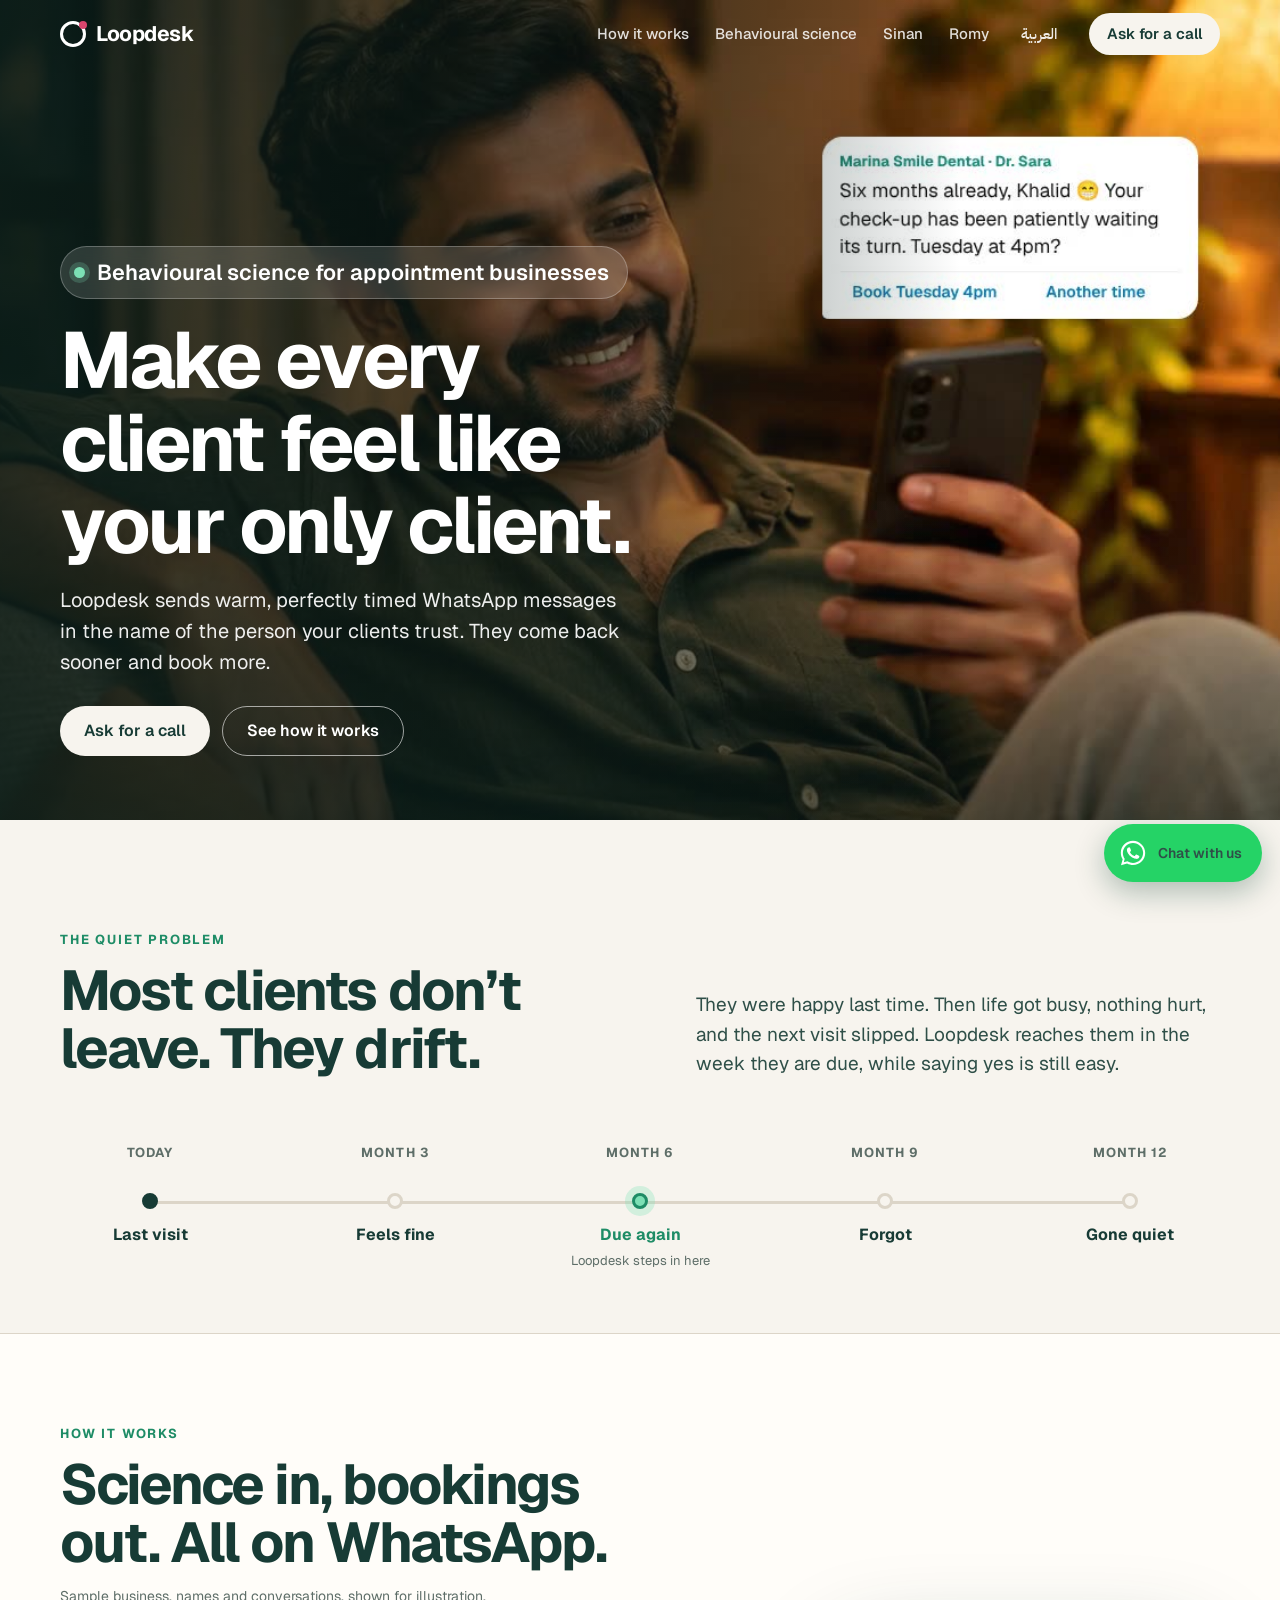
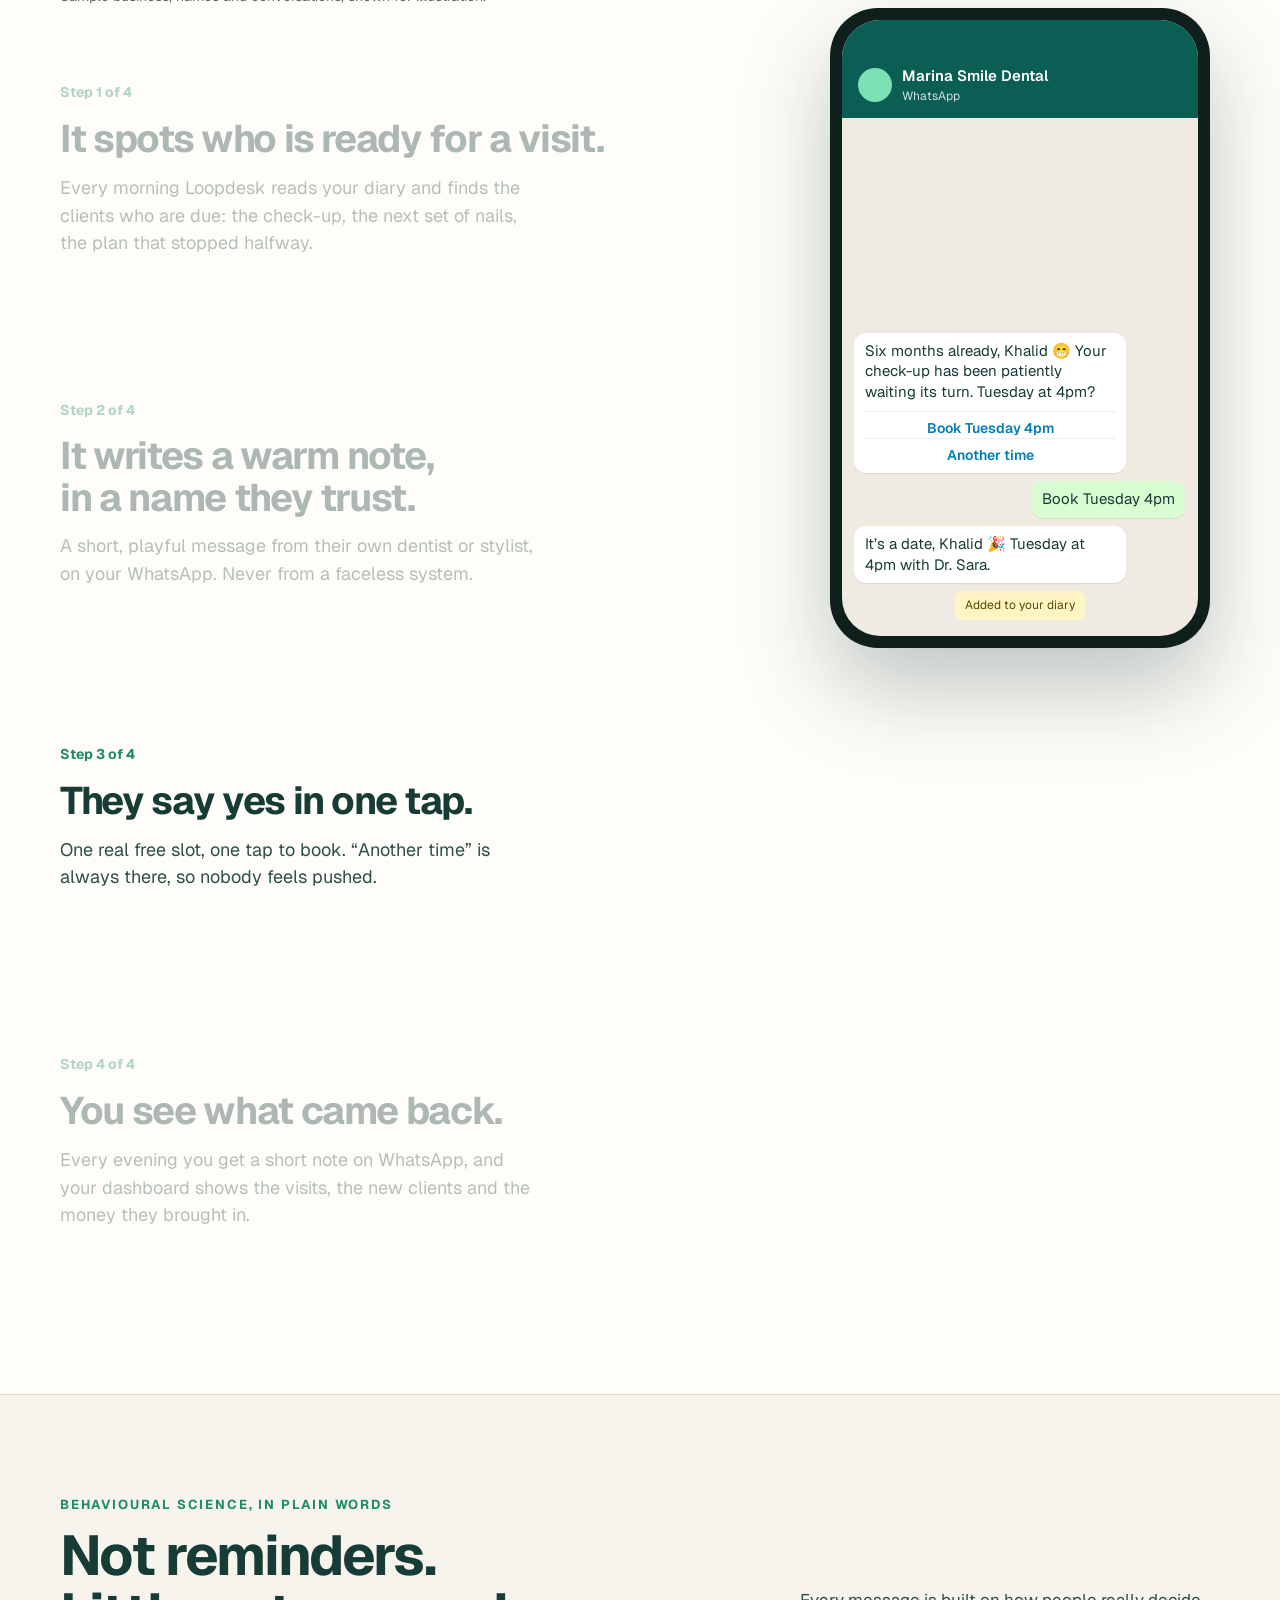
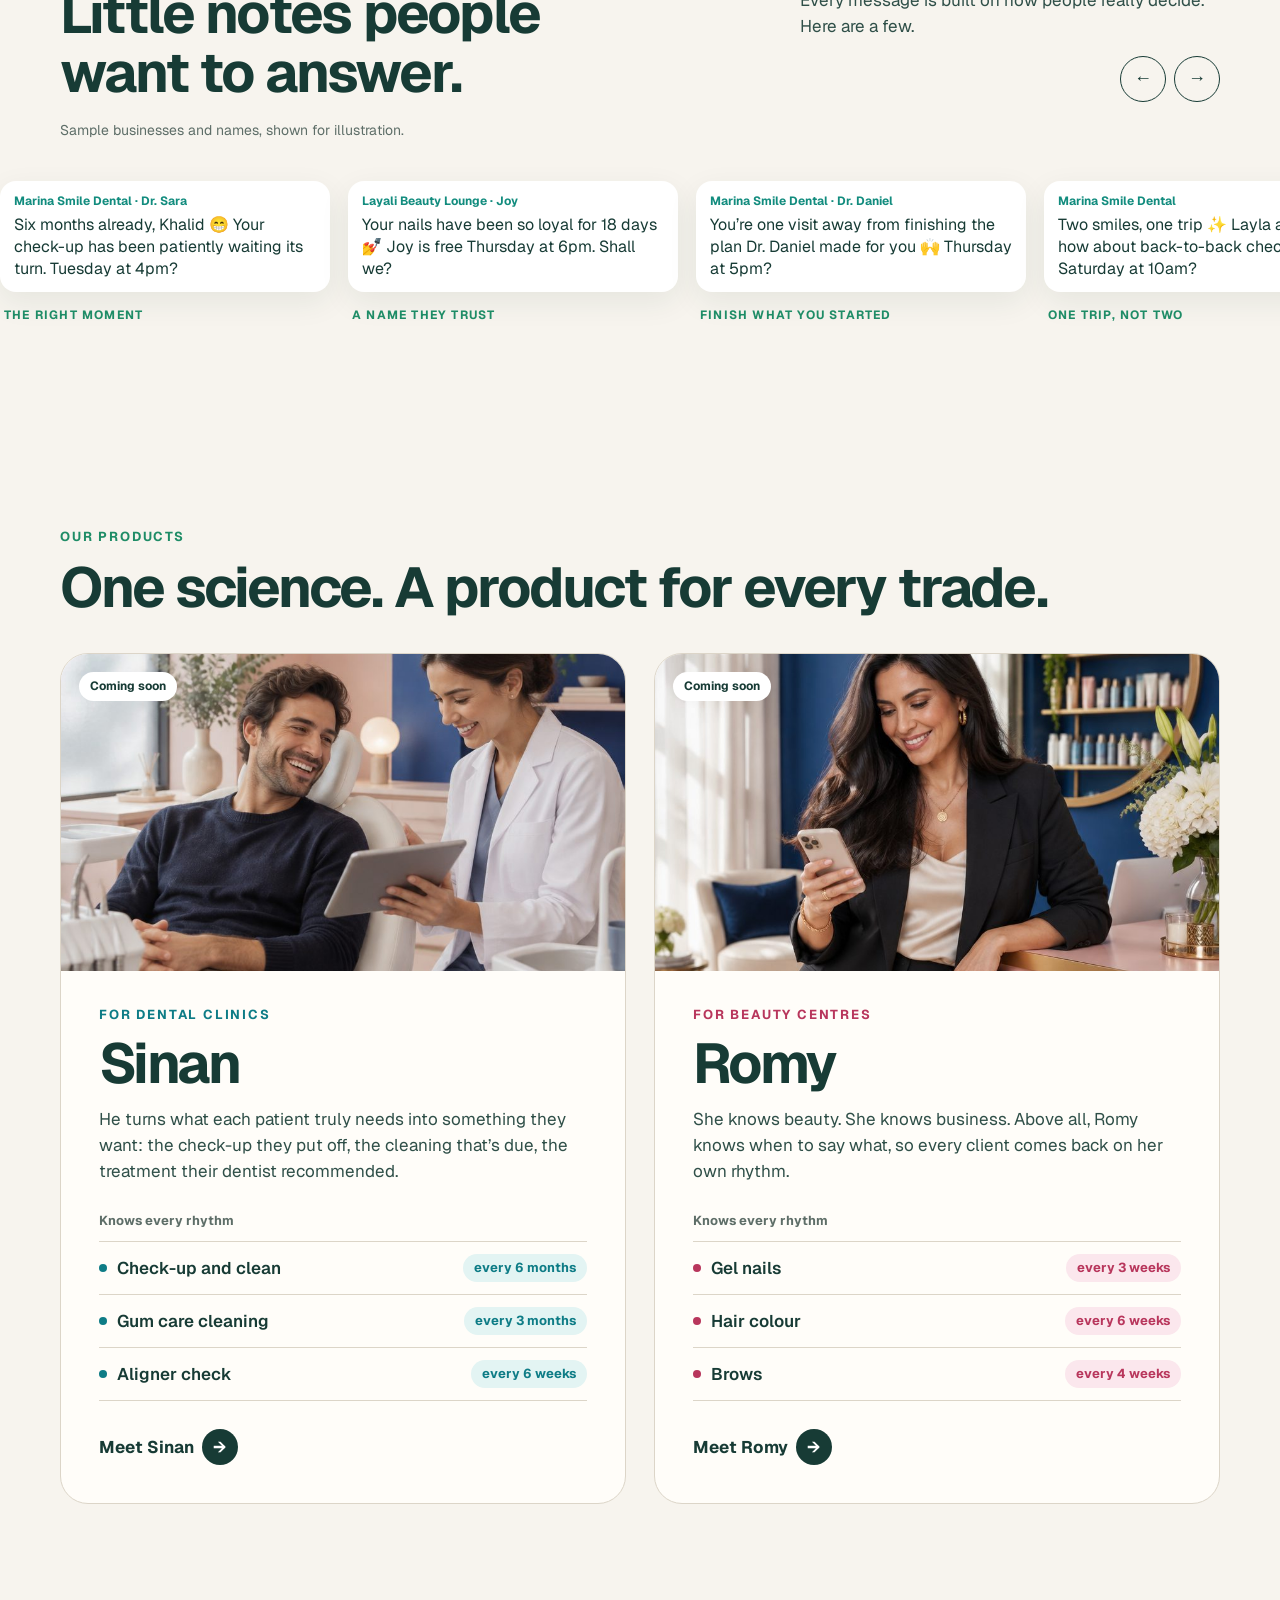
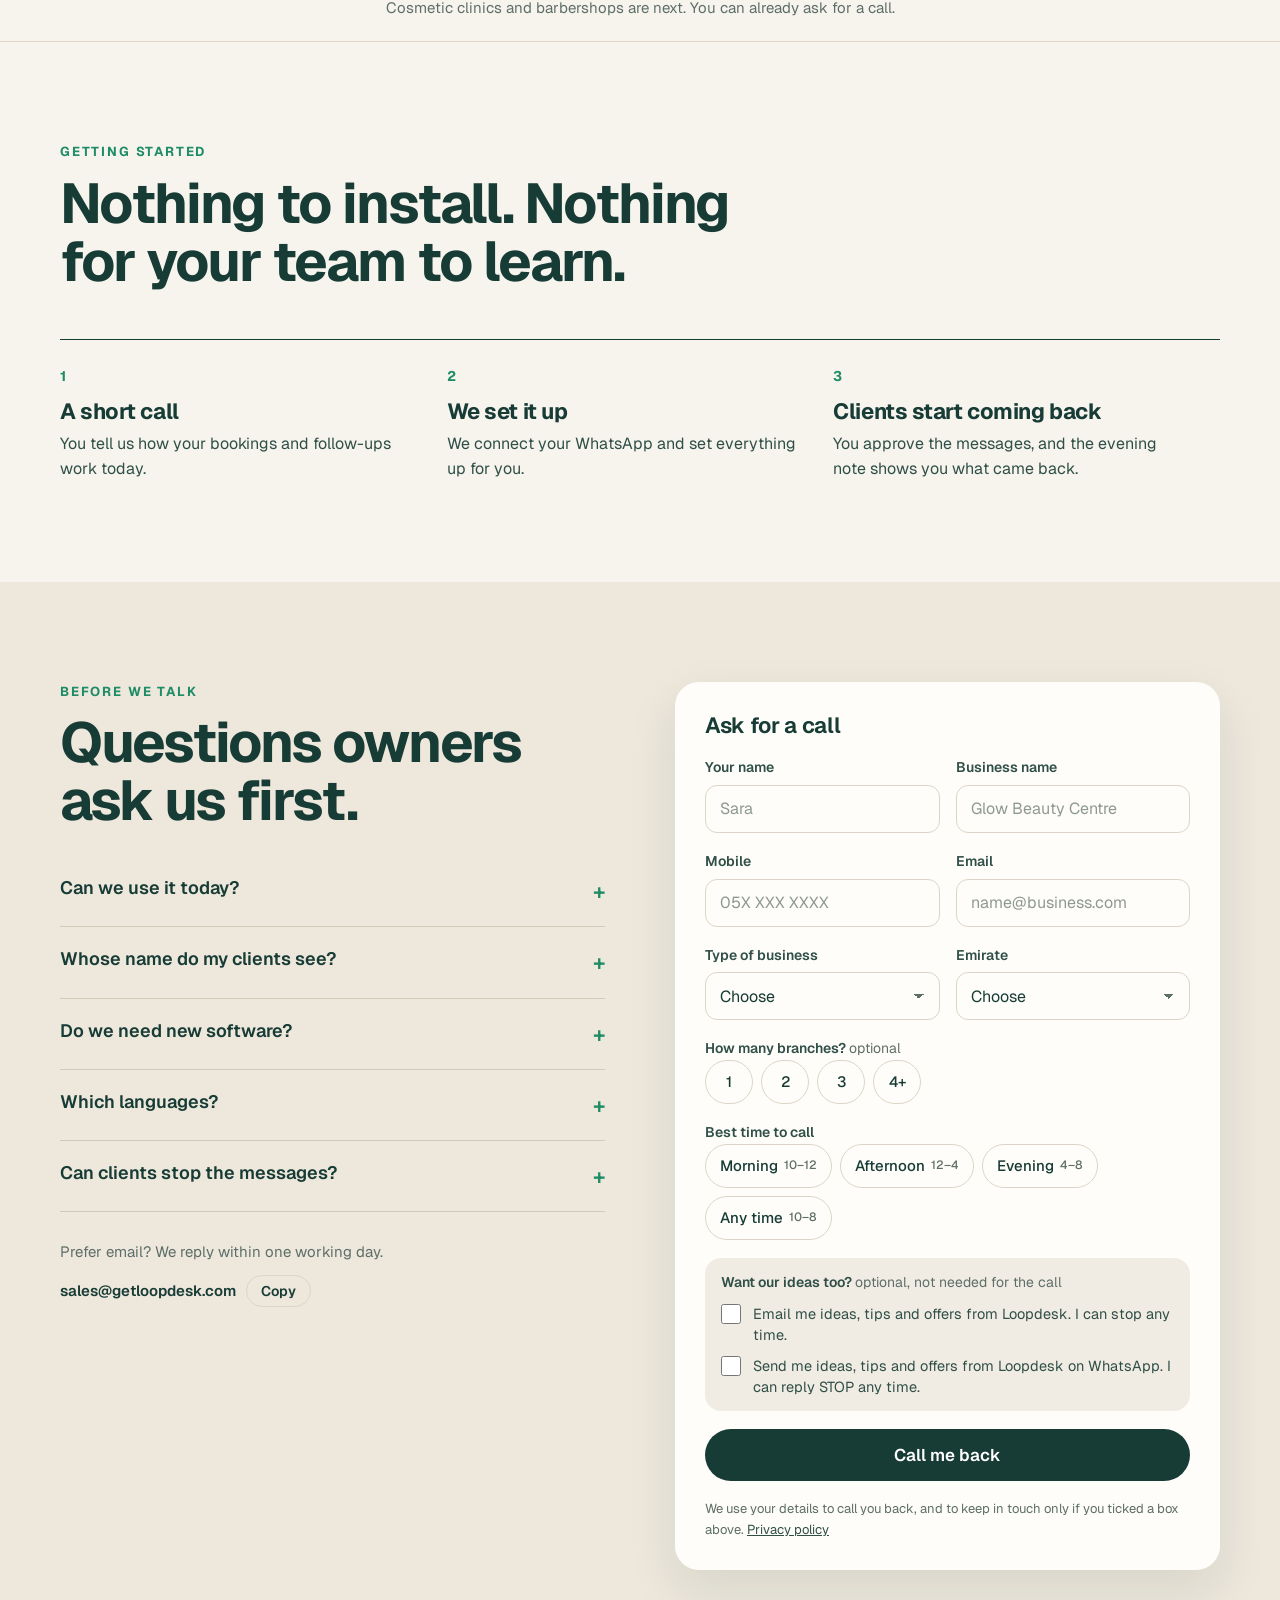
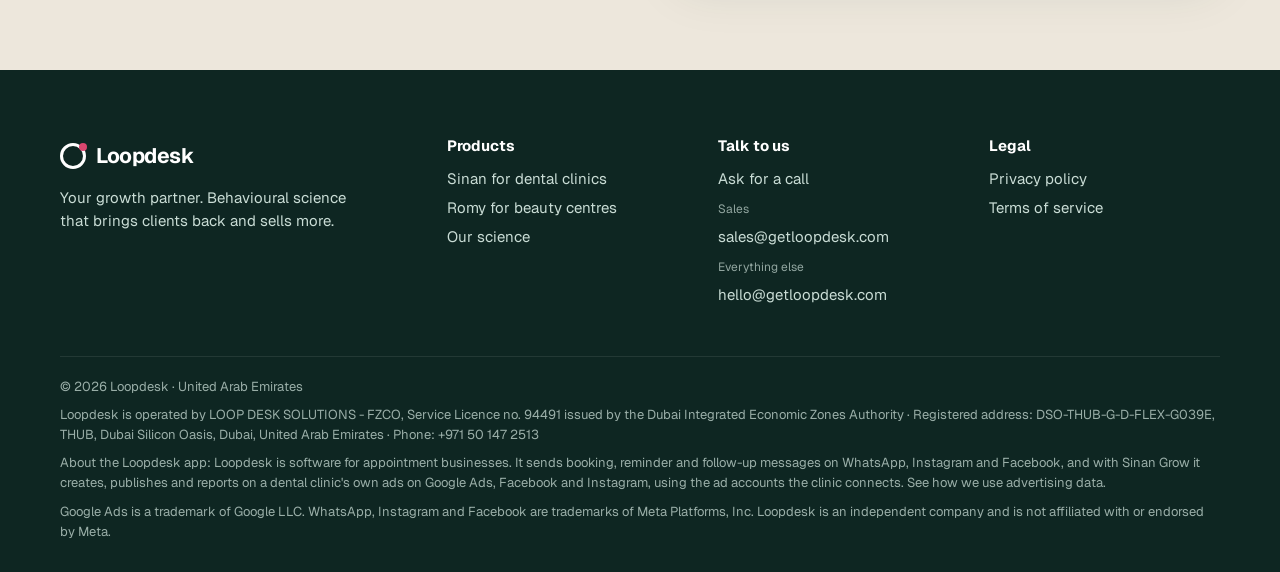
<file: index.html>
<!doctype html>
<html lang="en">
<head>
<meta charset="utf-8">
<meta name="viewport" content="width=device-width, initial-scale=1, viewport-fit=cover">
<title>Loopdesk · When clients feel cared for, they come back</title>
<meta name="description" content="Loopdesk builds AI products for appointment businesses, rooted in behavioural science. Romy for beauty centres, Sinan for dental clinics. Clients feel cared for, come back sooner and spend more.">
<meta name="facebook-domain-verification" content="hznkutrjk6smpnx2udtf84h1cq6rx5" />
<link rel="canonical" href="https://getloopdesk.com/">
<meta property="og:type" content="website">
<meta property="og:site_name" content="Loopdesk">
<meta property="og:url" content="https://getloopdesk.com/">
<meta property="og:title" content="Loopdesk · Clients come back sooner. And spend more.">
<meta property="og:description" content="Your growth partner for beauty centres, clinics and every appointment business. Behavioural science that makes every client feel cared for, so they come back sooner.">
<meta property="og:image" content="https://getloopdesk.com/og-share2.png">
<meta property="og:image:secure_url" content="https://getloopdesk.com/og-share2.png">
<meta property="og:image:type" content="image/png">
<meta property="og:image:width" content="1200">
<meta property="og:image:height" content="630">
<meta property="og:image:alt" content="Loopdesk: Clients come back sooner. And spend more. A sample message and +4 more visits a year from the same client.">
<meta name="twitter:card" content="summary_large_image">
<meta name="twitter:title" content="Loopdesk · Clients come back sooner. And spend more.">
<meta name="twitter:description" content="Your growth partner for beauty centres, clinics and every appointment business. Behavioural science that makes every client feel cared for, so they come back sooner.">
<meta name="twitter:image" content="https://getloopdesk.com/og-share2.png">
<link rel="icon" href="/favicon.svg" type="image/svg+xml">
<link rel="apple-touch-icon" href="/apple-touch-icon.png">
<link rel="preconnect" href="https://fonts.googleapis.com">
<link rel="preconnect" href="https://fonts.gstatic.com" crossorigin>
<link rel="stylesheet" href="https://fonts.googleapis.com/css2?family=Geist:wght@400;500;600;700&family=IBM+Plex+Sans+Arabic:wght@400;500;600;700&display=swap">
<link rel="preload" as="image" href="/video/hero-home.jpg">
<link rel="stylesheet" href="/site.css?v=4">
</head>
<body>
<svg width="0" height="0" style="position:absolute" aria-hidden="true">
  <symbol id="mark" viewBox="0 0 24 24"><circle cx="12" cy="12" r="8.5" fill="none" stroke="currentColor" stroke-width="2.6"/><circle cx="18.6" cy="6.6" r="2.4" fill="#D9466E"/></symbol>
</svg>
<header class="nav"><div class="w"><a class="logo" href="/" aria-label="Loopdesk home"><span class="mark" aria-hidden="true"></span>Loopdesk</a>
<nav class="links" aria-label="Main"><a href="/#how"><span class="en">How it works</span><span class="ar">كيف تعمل</span></a><a href="/#science"><span class="en">Behavioural science</span><span class="ar">علم السلوك</span></a><a href="/sinan"><span class="en">Sinan</span><span class="ar">سنان</span></a><a href="/romy"><span class="en">Romy</span><span class="ar">رومي</span></a></nav>
<button class="lang" id="langbtn" type="button">العربية</button><a class="btn" href="#talk"><span class="en">Ask for a call</span><span class="ar">اطلبوا اتصالًا</span></a></div></header>
<main>
<section class="hero"><video autoplay muted loop playsinline preload="metadata" poster="/video/hero-home.jpg" aria-hidden="true"><source src="/video/hero-home.mp4" type="video/mp4"></video><div class="w"><span class="pill"><span class="en">Behavioural science for appointment businesses</span><span class="ar">علم السلوك للأعمال التي تعتمد على المواعيد</span></span>
<h1><span class="en">Make every client feel like your only client.</span><span class="ar">اجعلوا كلّ عميل يشعر بأنّه عميلكم الوحيد.</span></h1>
<p class="lead"><span class="en">Loopdesk sends warm, perfectly timed WhatsApp messages in the name of the person your clients trust. They come back sooner and book more.</span><span class="ar">ترسل Loopdesk رسائل WhatsApp دافئة في توقيتها المثالي، باسم الشخص الذي يثق به عملاؤكم. فيعودون أسرع، ويحجزون أكثر.</span></p>
<div class="ctas"><a class="btn b-ivory" href="#talk"><span class="en">Ask for a call</span><span class="ar">اطلبوا اتصالًا</span></a><a class="btn b-line" href="#how"><span class="en">See how it works</span><span class="ar">شاهدوا كيف تعمل</span></a></div></div></section>
<section class="drift"><div class="w"><div class="top"><div><div class="lab"><span class="en">The quiet problem</span><span class="ar">المشكلة الصامتة</span></div><h2 style="margin-top:12px"><span class="en">Most clients don’t leave. They drift.</span><span class="ar">معظم العملاء لا يرحلون، بل يبتعدون شيئًا فشيئًا.</span></h2></div>
<p><span class="en">They were happy last time. Then life got busy, nothing hurt, and the next visit slipped. Loopdesk reaches them in the week they are due, while saying yes is still easy.</span><span class="ar">كانوا راضين في زيارتهم الأخيرة، ثمّ انشغلوا بالحياة، ولم يشعروا بما يستعجلهم، فتأجّلت الزيارة التالية. تصلهم Loopdesk في الأسبوع الذي يحين فيه موعدهم، حين يكون قبول الموعد ما زال سهلًا.</span></p></div>
<div class="track"><div class="rail"></div><div class="fill"></div><div class="stop" style="--x:0%" data-x="0"><span class="when"><span class="en">Today</span><span class="ar">اليوم</span></span><i></i><b><span class="d-only"><span class="en">Last visit</span><span class="ar">آخر زيارة</span></span><span class="b-only"><span class="en">Last visit</span><span class="ar">آخر زيارة</span></span></b></div><div class="stop" style="--x:25%" data-x="25"><span class="when"><span class="en">Month 3</span><span class="ar">الشهر 3</span></span><i></i><b><span class="d-only"><span class="en">Feels fine</span><span class="ar">يشعر أنّه بخير</span></span><span class="b-only"><span class="en">Still looks good</span><span class="ar">ما زالت راضية عن إطلالتها</span></span></b></div><div class="stop save" style="--x:50%" data-x="50"><span class="when"><span class="en">Month 6</span><span class="ar">الشهر 6</span></span><i></i><b><span class="d-only"><span class="en">Due again</span><span class="ar">حان الموعد</span></span><span class="b-only"><span class="en">Due again</span><span class="ar">حان الموعد</span></span></b><span class="here"><span class="en">Loopdesk steps in here</span><span class="ar">هنا تتدخّل Loopdesk</span></span></div><div class="stop" style="--x:75%" data-x="75"><span class="when"><span class="en">Month 9</span><span class="ar">الشهر 9</span></span><i></i><b><span class="d-only"><span class="en">Forgot</span><span class="ar">نسي</span></span><span class="b-only"><span class="en">Forgot</span><span class="ar">نسيت</span></span></b></div><div class="stop" style="--x:100%" data-x="100"><span class="when"><span class="en">Month 12</span><span class="ar">الشهر 12</span></span><i></i><b><span class="d-only"><span class="en">Gone quiet</span><span class="ar">انقطع</span></span><span class="b-only"><span class="en">Gone quiet</span><span class="ar">انقطعت</span></span></b></div></div></div></section>
<section class="story" id="how"><div class="w"><div class="lab"><span class="en">How it works</span><span class="ar">كيف تعمل</span></div><h2 style="margin-top:12px;max-width:760px"><span class="en">Science in, bookings out. All on WhatsApp.</span><span class="ar">علم السلوك يكتب، والمواعيد تمتلئ. وكلّ ذلك على WhatsApp.</span></h2>
<p class="eg"><span class="en">Sample business, names and conversations, shown for illustration.</span><span class="ar">نشاط وأسماء ومحادثات نموذجية، للتوضيح فقط.</span></p>
<div class="grid"><div class="steps"><div class="step"><div class="n"><span class="en">Step 1 of 4</span><span class="ar">الخطوة 1 من 4</span></div><h3><span class="en">It spots who is ready for a visit.</span><span class="ar">تكتشف مَن حان موعد زيارته.</span></h3><p><span class="en">Every morning Loopdesk reads your diary and finds the clients who are due: the check-up, the next set of nails, the plan that stopped halfway.</span><span class="ar">كلّ صباح تقرأ Loopdesk جدول مواعيدكم، وتجد العملاء الذين حان موعدهم: الفحص الدوري، وجلسة الأظافر التالية، والخطة التي توقّفت في منتصفها.</span></p><div class="mobile"></div></div><div class="step"><div class="n"><span class="en">Step 2 of 4</span><span class="ar">الخطوة 2 من 4</span></div><h3><span class="en">It writes a warm note, in a name they trust.</span><span class="ar">تكتب رسالة دافئة، باسمٍ يثقون به.</span></h3><p><span class="en">A short, playful message from their own dentist or stylist, on your WhatsApp. Never from a faceless system.</span><span class="ar">رسالة قصيرة ومرحة من طبيب أسنانهم أو خبيرة التجميل التي يعرفونها، على رقم WhatsApp الخاص بكم. لا تذكيرًا آليًا عامًا.</span></p><div class="mobile"></div></div><div class="step"><div class="n"><span class="en">Step 3 of 4</span><span class="ar">الخطوة 3 من 4</span></div><h3><span class="en">They say yes in one tap.</span><span class="ar">يحجزون بلمسة واحدة.</span></h3><p><span class="en">One real free slot, one tap to book. “Another time” is always there, so nobody feels pushed.</span><span class="ar">موعد متاح فعلًا، وحجز بلمسة واحدة. وزرّ «وقت آخر» موجود دائمًا، فلا يشعر أحد بالضغط.</span></p><div class="mobile"></div></div><div class="step"><div class="n"><span class="en">Step 4 of 4</span><span class="ar">الخطوة 4 من 4</span></div><h3><span class="en">You see what came back.</span><span class="ar">وتتابعون الحجوزات والدخل.</span></h3><p><span class="en">Every evening you get a short note on WhatsApp, and your dashboard shows the visits, the new clients and the money they brought in.</span><span class="ar">كلّ مساء تصلكم رسالة قصيرة على WhatsApp، وتعرض لوحة المتابعة الزيارات والعملاء الجدد والدخل الذي جاؤوا به.</span></p><div class="mobile"></div></div></div><div class="phonewrap" aria-hidden="true"><div class="phone" id="phone"></div></div></div></div></section>
<section class="notes" id="science"><div class="w head"><div><div class="lab"><span class="en">Behavioural science, in plain words</span><span class="ar">علم السلوك، بكلمات بسيطة</span></div><h2 style="margin-top:12px;max-width:640px"><span class="en">Not reminders. Little notes people want to answer.</span><span class="ar">ليست تذكيرات، بل رسائل صغيرة يحبّ الناس الردّ عليها.</span></h2></div>
<div class="side"><p><span class="en">Every message is built on how people really decide. Here are a few.</span><span class="ar">كلّ رسالة مبنية على الطريقة التي يتّخذ بها الناس قراراتهم فعلًا. إليكم بعضها.</span></p><div class="arrows"><button type="button" data-d="-1" aria-label="Previous">←</button><button type="button" data-d="1" aria-label="Next">→</button></div></div></div>
<p class="w eg"><span class="en">Sample businesses and names, shown for illustration.</span><span class="ar">أنشطة وأسماء نموذجية، للتوضيح فقط.</span></p>
<div class="strip" tabindex="0" aria-label="Sample messages"><div class="note"><div class="m"><small><span class="en">Marina Smile Dental · Dr. Sara</span><span class="ar">مارينا سمايل للأسنان · د. سارة</span></small><span class="en">Six months already, Khalid 😁 Your check-up has been patiently waiting its turn. Tuesday at 4pm?</span><span class="ar">مرّت 6 أشهر يا خالد 😁 وفحصك الدوري ينتظر دوره بصبر. ما رأيك بالثلاثاء الساعة 4 عصرًا؟</span></div><div class="why"><b><span class="en">The right moment</span><span class="ar">اللحظة المناسبة</span></b></div></div><div class="note"><div class="m"><small><span class="en">Layali Beauty Lounge · Joy</span><span class="ar">ليالي للتجميل · جوي</span></small><span class="en">Your nails have been so loyal for 18 days 💅 Joy is free Thursday at 6pm. Shall we?</span><span class="ar">أظافرك وفيّة لكِ منذ 18 يومًا 💅 جوي متاحة الخميس الساعة 6 مساءً. نحجز لكِ؟</span></div><div class="why"><b><span class="en">A name they trust</span><span class="ar">اسم يثقون به</span></b></div></div><div class="note"><div class="m"><small><span class="en">Marina Smile Dental · Dr. Daniel</span><span class="ar">مارينا سمايل للأسنان · د. دانيال</span></small><span class="en">You’re one visit away from finishing the plan Dr. Daniel made for you 🙌 Thursday at 5pm?</span><span class="ar">بقيت زيارة واحدة فقط لتكتمل الخطة التي وضعها لك د. دانيال 🙌 ما رأيك بالخميس الساعة 5 مساءً؟</span></div><div class="why"><b><span class="en">Finish what you started</span><span class="ar">إكمال ما بدأناه</span></b></div></div><div class="note"><div class="m"><small><span class="en">Marina Smile Dental</span><span class="ar">مارينا سمايل للأسنان</span></small><span class="en">Two smiles, one trip ✨ Layla and Adam, how about back-to-back check-ups on Saturday at 10am?</span><span class="ar">ابتسامتان ومشوار واحد ✨ ليلى وآدم، ما رأيكما بفحصين متتاليين يوم السبت الساعة 10 صباحًا؟</span></div><div class="why"><b><span class="en">One trip, not two</span><span class="ar">مشوار واحد بدل اثنين</span></b></div></div><div class="note"><div class="m"><small><span class="en">Layali Beauty Lounge · Dana</span><span class="ar">ليالي للتجميل · دانة</span></small><span class="en">Booked 🎉 While you’re with us, a 15-minute brow tidy with Dana?</span><span class="ar">تمّ الحجز 🎉 وبما أنّكِ عندنا، ما رأيك بتهذيب الحواجب مع دانة في 15 دقيقة؟</span></div><div class="why"><b><span class="en">At the happy moment</span><span class="ar">في لحظة الفرح</span></b></div></div><div class="note"><div class="m"><small><span class="en">Layali Beauty Lounge · Joy</span><span class="ar">ليالي للتجميل · جوي</span></small><span class="en">Fancy some time for you, Sophie? 💛 Joy has Saturday at 11am.</span><span class="ar">ما رأيك بوقت لنفسك يا صوفي؟ 💛 جوي متاحة السبت الساعة 11 صباحًا.</span></div><div class="why"><b><span class="en">No guilt</span><span class="ar">بلا لوم</span></b></div></div></div></section>
<section class="ours"><div class="w" style="padding-block:90px 36px"><div class="lab"><span class="en">Our products</span><span class="ar">منتجاتنا</span></div><h2 style="margin-top:12px"><span class="en">One science. A product for every trade.</span><span class="ar">علم واحد، ومنتج لكلّ مهنة.</span></h2></div>
<div class="w pgrid">
<a class="pcard pc-sinan" href="/sinan"><div class="pimg"><img src="/img/dental.jpg" alt="" loading="lazy"><span class="soon"><span class="en">Coming soon</span><span class="ar">قريبًا</span></span></div><div class="pbody"><div class="tag"><span class="en">For dental clinics</span><span class="ar">لعيادات الأسنان</span></div><h3><span class="en">Sinan</span><span class="ar">سنان</span></h3><p><span class="en">He turns what each patient truly needs into something they want: the check-up they put off, the cleaning that’s due, the treatment their dentist recommended.</span><span class="ar">يحوّل ما يحتاجه كلّ مريض فعلًا إلى شيء يرغب فيه: الفحص الذي أجّله، والتنظيف الذي حان موعده، والعلاج الذي أوصى به طبيبه.</span></p><div class="prh-l"><span class="en">Knows every rhythm</span><span class="ar">يعرف كلّ إيقاع</span></div><ul class="prh"><li><span><span class="en">Check-up and clean</span><span class="ar">فحص وتنظيف</span></span><b><span class="en">every 6 months</span><span class="ar">كلّ 6 أشهر</span></b></li><li><span><span class="en">Gum care cleaning</span><span class="ar">تنظيف اللثة</span></span><b><span class="en">every 3 months</span><span class="ar">كلّ 3 أشهر</span></b></li><li><span><span class="en">Aligner check</span><span class="ar">متابعة التقويم</span></span><b><span class="en">every 6 weeks</span><span class="ar">كلّ 6 أسابيع</span></b></li></ul><span class="go"><span class="en">Meet Sinan</span><span class="ar">تعرّفوا على سنان</span> <i aria-hidden="true">→</i></span></div></a>
<a class="pcard pc-romy" href="/romy"><div class="pimg"><img src="/img/owner.jpg" alt="" loading="lazy" style="object-position:center 25%"><span class="soon"><span class="en">Coming soon</span><span class="ar">قريبًا</span></span></div><div class="pbody"><div class="tag"><span class="en">For beauty centres</span><span class="ar">لمراكز التجميل</span></div><h3><span class="en">Romy</span><span class="ar">رومي</span></h3><p><span class="en">She knows beauty. She knows business. Above all, Romy knows when to say what, so every client comes back on her own rhythm.</span><span class="ar">تفهم الجمال، وتفهم البيع. والأهمّ أنّ رومي تعرف ماذا تقول، ومتى، فتعود كلّ عميلة على إيقاعها هي.</span></p><div class="prh-l"><span class="en">Knows every rhythm</span><span class="ar">تعرف كلّ إيقاع</span></div><ul class="prh"><li><span><span class="en">Gel nails</span><span class="ar">أظافر جل</span></span><b><span class="en">every 3 weeks</span><span class="ar">كلّ 3 أسابيع</span></b></li><li><span><span class="en">Hair colour</span><span class="ar">صبغة الشعر</span></span><b><span class="en">every 6 weeks</span><span class="ar">كلّ 6 أسابيع</span></b></li><li><span><span class="en">Brows</span><span class="ar">الحواجب</span></span><b><span class="en">every 4 weeks</span><span class="ar">كلّ 4 أسابيع</span></b></li></ul><span class="go"><span class="en">Meet Romy</span><span class="ar">تعرّفوا على رومي</span> <i aria-hidden="true">→</i></span></div></a>
</div><div class="later"><span class="en">Cosmetic clinics and barbershops are next. You can already ask for a call.</span><span class="ar">عيادات التجميل وصالونات الحلاقة هي التالية، ويمكنكم طلب اتصال من الآن.</span></div></section>
<section class="start"><div class="w"><div class="lab"><span class="en">Getting started</span><span class="ar">كيف نبدأ</span></div><h2 style="margin-top:12px;max-width:720px"><span class="en">Nothing to install. Nothing for your team to learn.</span><span class="ar">لا شيء لتثبيته، ولا شيء يتعلّمه فريقكم.</span></h2>
<div class="row"><div><b>1</b><h3><span class="en">A short call</span><span class="ar">اتصال قصير</span></h3><p><span class="en">You tell us how your bookings and follow-ups work today.</span><span class="ar">تخبروننا كيف تديرون المواعيد والمتابعة اليوم.</span></p></div>
<div><b>2</b><h3><span class="en">We set it up</span><span class="ar">نتولّى الإعداد</span></h3><p><span class="en">We connect your WhatsApp and set everything up for you.</span><span class="ar">نربط رقم WhatsApp الخاص بكم ونجهّز كلّ شيء بأنفسنا.</span></p></div>
<div><b>3</b><h3><span class="en">Clients start coming back</span><span class="ar">ويبدأ العملاء بالعودة</span></h3><p><span class="en">You approve the messages, and the evening note shows you what came back.</span><span class="ar">توافقون على الرسائل، وتريكم الرسالة المسائية الحجوزات التي تمّت.</span></p></div></div></div></section>
<section class="talk" id="talk"><span id="demo" class="anchor"></span><div class="w grid">
<div><div class="lab"><span class="en">Before we talk</span><span class="ar">قبل أن نتحدّث</span></div><h2 style="margin-top:12px"><span class="en">Questions owners ask us first.</span><span class="ar">أسئلة يطرحها علينا أصحاب الأعمال أولًا.</span></h2><div class="faq"><details><summary><span class="en">Can we use it today?</span><span class="ar">هل يمكننا استخدامها اليوم؟</span></summary><p><span class="en">Sinan and Romy are coming soon. A call now is a chat about your business and what we are preparing for you.</span><span class="ar">سنان ورومي قريبًا. والاتصال الآن حديث عن عملكم وعمّا نجهّزه لكم.</span></p></details><details><summary><span class="en">Whose name do my clients see?</span><span class="ar">باسم مَن تصل الرسائل إلى عملائنا؟</span></summary><p><span class="en">Yours. Messages come from your business’s WhatsApp, in the name of your dentists or stylists.</span><span class="ar">باسمكم. تصل الرسائل من رقم WhatsApp الخاص بعملكم، باسم أطبائكم أو خبيرات التجميل لديكم.</span></p></details><details><summary><span class="en">Do we need new software?</span><span class="ar">هل نحتاج إلى برنامج جديد؟</span></summary><p><span class="en">No. It works with your WhatsApp, alongside the booking system you use today. Nothing for your team to install.</span><span class="ar">لا. تعمل مع رقم WhatsApp الخاص بكم، وإلى جانب نظام المواعيد الذي تستخدمونه اليوم. لا شيء يثبّته فريقكم.</span></p></details><details><summary><span class="en">Which languages?</span><span class="ar">بأيّ لغات؟</span></summary><p><span class="en">Arabic and English. Russian is coming soon.</span><span class="ar">العربية والإنجليزية، والروسية قريبًا.</span></p></details><details><summary><span class="en">Can clients stop the messages?</span><span class="ar">هل يستطيع العملاء إيقاف الرسائل؟</span></summary><p><span class="en">Always. Every client can reply STOP, and “Another time” is on every invitation.</span><span class="ar">دائمًا. يستطيع أيّ عميل الردّ بكلمة «إيقاف»، وزرّ «وقت آخر» موجود في كلّ دعوة.</span></p></details></div>
<div class="reach">
<p><span class="en">Prefer email? We reply within one working day.</span><span class="ar">تفضّلون البريد الإلكتروني؟ نردّ خلال يوم عمل واحد.</span></p>
<div class="mailrow"><span class="ltr" id="mailaddr">sales@getloopdesk.com</span><button class="copy" type="button" data-copy="sales@getloopdesk.com"><span class="en">Copy</span><span class="ar">نسخ</span></button></div>
</div></div>
<div class="cb" id="callback">
      <form id="cbform" method="post" novalidate>
        <p class="cb-title"><span class="en">Ask for a call</span><span class="ar">اطلبوا اتصالًا</span></p>
        <div class="f2">
          <label class="fld"><span class="lbl"><span class="en">Your name</span><span class="ar">الاسم</span></span>
            <input name="name" autocomplete="name" maxlength="80" required data-ph-en="Sara" data-ph-ar="سارة">
            <span class="err"><span class="en">Please add your name.</span><span class="ar">أضيفوا الاسم من فضلكم.</span></span></label>
          <label class="fld"><span class="lbl"><span class="en">Business name</span><span class="ar">اسم العمل</span></span>
            <input name="business" autocomplete="organization" maxlength="120" required data-ph-en="Glow Beauty Centre" data-ph-ar="مركز غلو للتجميل">
            <span class="err"><span class="en">Please add your business name.</span><span class="ar">أضيفوا اسم العمل من فضلكم.</span></span></label>
        </div>
        <div class="f2">
          <label class="fld"><span class="lbl"><span class="en">Mobile</span><span class="ar">رقم الجوال</span></span>
            <input name="phone" type="tel" inputmode="tel" autocomplete="tel" maxlength="20" required dir="ltr" placeholder="05X XXX XXXX">
            <span class="err"><span class="en">Please check the number, for example 050 123 4567.</span><span class="ar">تأكّدوا من الرقم، مثل <bdi dir="ltr">050 123 4567</bdi>.</span></span></label>
          <label class="fld"><span class="lbl"><span class="en">Email</span><span class="ar">البريد الإلكتروني</span></span>
            <input name="email" type="email" inputmode="email" autocomplete="email" maxlength="160" required dir="ltr" placeholder="name@business.com">
            <span class="err"><span class="en">Please check the email.</span><span class="ar">تأكّدوا من البريد الإلكتروني.</span></span></label>
        </div>
        <div class="f2">
          <label class="fld"><span class="lbl"><span class="en">Type of business</span><span class="ar">نوع العمل</span></span>
            <select name="vertical" required>
              <option value="" data-en="Choose" data-ar="اختاروا">Choose</option>
              <option value="beauty" data-en="Beauty centre" data-ar="مركز تجميل">Beauty centre</option>
              <option value="cosmetic" data-en="Cosmetic clinic" data-ar="عيادة تجميل">Cosmetic clinic</option>
              <option value="dental" data-en="Dental clinic" data-ar="عيادة أسنان">Dental clinic</option>
              <option value="barber" data-en="Barbershop" data-ar="صالون حلاقة">Barbershop</option>
              <option value="other" data-en="Something else" data-ar="نشاط آخر">Something else</option>
            </select>
            <span class="err"><span class="en">Please choose one.</span><span class="ar">اختاروا نوع العمل من فضلكم.</span></span></label>
          <label class="fld"><span class="lbl"><span class="en">Emirate</span><span class="ar">الإمارة</span></span>
            <select name="emirate" required>
              <option value="" data-en="Choose" data-ar="اختاروا">Choose</option>
              <option value="dubai" data-en="Dubai" data-ar="دبي">Dubai</option>
              <option value="abu_dhabi" data-en="Abu Dhabi" data-ar="أبوظبي">Abu Dhabi</option>
              <option value="sharjah" data-en="Sharjah" data-ar="الشارقة">Sharjah</option>
              <option value="ajman" data-en="Ajman" data-ar="عجمان">Ajman</option>
              <option value="rak" data-en="Ras Al Khaimah" data-ar="رأس الخيمة">Ras Al Khaimah</option>
              <option value="fujairah" data-en="Fujairah" data-ar="الفجيرة">Fujairah</option>
              <option value="uaq" data-en="Umm Al Quwain" data-ar="أم القيوين">Umm Al Quwain</option>
            </select>
            <span class="err"><span class="en">Please choose your emirate.</span><span class="ar">اختاروا الإمارة من فضلكم.</span></span></label>
        </div>
        <fieldset class="fld">
          <legend class="lbl"><span class="en">How many branches?</span><span class="ar">كم فرعًا لديكم؟</span> <span class="opt"><span class="en">optional</span><span class="ar">اختياري</span></span></legend>
          <div class="chips">
            <label><input type="radio" name="branches" value="1"><span>1</span></label>
            <label><input type="radio" name="branches" value="2"><span>2</span></label>
            <label><input type="radio" name="branches" value="3"><span>3</span></label>
            <label><input type="radio" name="branches" value="4"><span><bdi dir="ltr">4+</bdi></span></label>
          </div>
        </fieldset>
        <fieldset class="fld" data-req="time">
          <legend class="lbl"><span class="en">Best time to call</span><span class="ar">أنسب وقت للاتصال</span></legend>
          <div class="chips">
            <label><input type="radio" name="time" value="morning" required><span><span class="en">Morning</span><span class="ar">صباحًا</span><small><bdi dir="ltr">10–12</bdi></small></span></label>
            <label><input type="radio" name="time" value="afternoon"><span><span class="en">Afternoon</span><span class="ar">ظهرًا</span><small><bdi dir="ltr">12–4</bdi></small></span></label>
            <label><input type="radio" name="time" value="evening"><span><span class="en">Evening</span><span class="ar">مساءً</span><small><bdi dir="ltr">4–8</bdi></small></span></label>
            <label><input type="radio" name="time" value="any"><span><span class="en">Any time</span><span class="ar">أيّ وقت</span><small><bdi dir="ltr">10–8</bdi></small></span></label>
          </div>
          <span class="err"><span class="en">Pick the time that suits you.</span><span class="ar">اختاروا الوقت الذي يناسبكم.</span></span>
        </fieldset>
        <div class="trap" aria-hidden="true"><label>Website<input name="website" tabindex="-1" autocomplete="off"></label></div>
        <div class="consent">
          <p class="lbl"><span class="en">Want our ideas too?</span><span class="ar">تودّون أن تصلكم أفكارنا أيضًا؟</span> <span class="opt"><span class="en">optional, not needed for the call</span><span class="ar">اختياري، ولا يلزم للاتصال</span></span></p>
          <label class="tick"><input type="checkbox" name="consentEmail"><span class="en">Email me ideas, tips and offers from Loopdesk. I can stop any time.</span><span class="ar">أرسلوا إليّ أفكارًا ونصائح وعروضًا من Loopdesk بالبريد الإلكتروني، ويمكنني الإيقاف متى شئت.</span></label>
          <label class="tick"><input type="checkbox" name="consentWhatsapp"><span class="en">Send me ideas, tips and offers from Loopdesk on WhatsApp. I can reply STOP any time.</span><span class="ar">أرسلوا إليّ أفكارًا ونصائح وعروضًا من Loopdesk عبر WhatsApp، ويمكنني إرسال «إيقاف» متى شئت.</span></label>
        </div>
        <button class="btn btn-dark cb-send" type="submit" id="cbsend"><span class="en">Call me back</span><span class="ar">اتصلوا بي</span></button>
        <p class="fine"><span class="en">We use your details to call you back, and to keep in touch only if you ticked a box above. <a href="/privacy">Privacy policy</a></span><span class="ar">نستخدم بياناتكم للاتصال بكم، ولا نراسلكم بعد ذلك إلا إن اخترتم أحد المربّعين أعلاه. <a href="/privacy">سياسة الخصوصية</a></span></p>
        <div class="cb-fail" id="cbfail" hidden>
          <p><span class="en">Sorry, that didn't go through on our side. Nothing you typed is lost: send it to us by email in one tap.</span><span class="ar">عذرًا، تعطّل شيء عندنا ولم يصلنا طلبكم. كلّ ما كتبتموه محفوظ، ويمكنكم إرساله بالبريد بضغطة واحدة.</span></p>
          <a class="btn btn-light" id="cbmail" href="mailto:sales@getloopdesk.com"><span class="en">Send by email</span><span class="ar">أرسلوه بالبريد الإلكتروني</span></a>
        </div>
      </form>

      <div class="cb-done" id="cbdone" hidden tabindex="-1">
        <svg viewBox="0 0 24 24" aria-hidden="true"><use href="#mark"/></svg>
        <p class="cb-title"><span class="en">Thank you, <bdi data-out="name"></bdi>. Your call is in our diary.</span><span class="ar">شكرًا يا <bdi data-out="name"></bdi>، سجّلنا موعد الاتصال.</span></p>
        <p><span class="en">We'll call <bdi dir="ltr" data-out="phone"></bdi> <span data-out="time-en"></span>, within one working day.</span><span class="ar">سنتصل بكم على الرقم <bdi dir="ltr" data-out="phone"></bdi> <span data-out="time-ar"></span>، خلال يوم عمل واحد.</span></p>
        <p class="muted"><span class="en">Have a price list handy? Bring it to the call and we'll show Loopdesk with your own services.</span><span class="ar">إن كانت لديكم قائمة أسعار، فأبقوها قريبة أثناء الاتصال لنريكم Loopdesk على خدماتكم.</span></p>
        <a class="btn btn-light" href="#how"><span class="en">Meanwhile, see how it works</span><span class="ar">وحتى ذلك الحين، شاهدوا كيف تعمل</span></a>
      </div>
    </div></div></section>
</main>
<footer><div class="w"><div class="grid">
<div><a class="logo" href="/" aria-label="Loopdesk home"><span class="mark" aria-hidden="true"></span>Loopdesk</a><p class="tag"><span class="en">Your growth partner. Behavioural science that brings clients back and sells more.</span><span class="ar">فنّ العودة… وسرّ الزيادة.</span></p></div>
<nav aria-label="Products"><b><span class="en">Products</span><span class="ar">منتجاتنا</span></b><a href="/sinan"><span class="en">Sinan for dental clinics</span><span class="ar">سنان لعيادات الأسنان</span></a><a href="/romy"><span class="en">Romy for beauty centres</span><span class="ar">رومي لمراكز التجميل</span></a><a href="/#science"><span class="en">Our science</span><span class="ar">علم السلوك</span></a></nav>
<div><b><span class="en">Talk to us</span><span class="ar">تواصلوا معنا</span></b><a href="#talk"><span class="en">Ask for a call</span><span class="ar">اطلبوا اتصالًا</span></a><small><span class="en">Sales</span><span class="ar">المبيعات</span></small><a class="ltr" href="mailto:sales@getloopdesk.com">sales@getloopdesk.com</a><small><span class="en">Everything else</span><span class="ar">لأيّ سؤال آخر</span></small><a class="ltr" href="mailto:hello@getloopdesk.com">hello@getloopdesk.com</a></div>
<nav aria-label="Legal"><b><span class="en">Legal</span><span class="ar">معلومات قانونية</span></b><a href="/privacy"><span class="en">Privacy policy</span><span class="ar">سياسة الخصوصية</span></a><a href="/terms"><span class="en">Terms of service</span><span class="ar">شروط الخدمة</span></a></nav></div>
<div class="legal">
<p><span class="en">© 2026 Loopdesk · United Arab Emirates</span><span class="ar"><span class="ltr">© 2026 Loopdesk</span> · الإمارات العربية المتحدة</span></p>
<p><span class="en">Loopdesk is operated by <span class="ltr">LOOP DESK SOLUTIONS - FZCO</span>, Service Licence no. <span class="ltr">94491</span> issued by the Dubai Integrated Economic Zones Authority · Registered address: <span class="ltr">DSO-THUB-G-D-FLEX-G039E, THUB, Dubai Silicon Oasis, Dubai, United Arab Emirates</span> · Phone: <a class="ltr" href="tel:+971501472513">+971 50 147 2513</a></span><span class="ar">تشغّل <span class="ltr">Loopdesk</span> شركة لوب ديسك سولوشنز - ش م ح، رخصة مهنية رقم <span class="ltr">94491</span> صادرة عن سلطة دبي للمناطق الاقتصادية المتكاملة · العنوان المسجّل: <span class="ltr">DSO-THUB-G-D-FLEX-G039E</span>، مبنى <span class="ltr">THUB</span>، واحة دبي للسيليكون، دبي، الإمارات العربية المتحدة · الهاتف: <a class="ltr" href="tel:+971501472513">+971 50 147 2513</a></span></p>
<p><span class="en">About the Loopdesk app: Loopdesk is software for appointment businesses. It sends booking, reminder and follow-up messages on WhatsApp, Instagram and Facebook, and with Sinan Grow it creates, publishes and reports on a dental clinic's own ads on Google Ads, Facebook and Instagram, using the ad accounts the clinic connects. See <a href="/privacy#ads">how we use advertising data</a>.</span><span class="ar">عن تطبيق <span class="ltr">Loopdesk</span>: برنامج للأعمال التي تعتمد على المواعيد. يرسل رسائل الحجز والتذكير والمتابعة على <span class="ltr">WhatsApp</span> و<span class="ltr">Instagram</span> و<span class="ltr">Facebook</span>، ومع <span class="ltr">Sinan Grow</span> ينشئ إعلانات عيادة الأسنان على <span class="ltr">Google Ads</span> و<span class="ltr">Facebook</span> و<span class="ltr">Instagram</span> وينشرها ويعدّ تقاريرها، عبر الحسابات الإعلانية التي تربطها العيادة. اطّلعوا على <a href="/privacy#ads-ar">كيف نستخدم بيانات الإعلانات</a>.</span></p>
<p><span class="en">Google Ads is a trademark of Google LLC. WhatsApp, Instagram and Facebook are trademarks of Meta Platforms, Inc. Loopdesk is an independent company and is not affiliated with or endorsed by Meta.</span><span class="ar"><span class="ltr">WhatsApp</span> و<span class="ltr">Instagram</span> و<span class="ltr">Facebook</span> علامات تجارية مملوكة لشركة <span class="ltr">Meta Platforms, Inc.</span>، و<span class="ltr">Loopdesk</span> شركة مستقلة لا ترتبط بشركة Meta ولا تحظى بتأييدها.</span></p>
</div></div></footer>
<a class="ld-float" data-chat hidden href="#" target="_blank" rel="noopener" aria-label="WhatsApp"><svg viewBox="0 0 32 32" aria-hidden="true"><path fill="currentColor" d="M16 3C8.8 3 3 8.7 3 15.8c0 2.5.7 4.9 2 6.9L3.2 29l6.5-1.7c1.9 1 4.1 1.6 6.3 1.6 7.2 0 13-5.7 13-12.8S23.2 3 16 3zm0 23.6c-2 0-3.9-.5-5.5-1.5l-.4-.2-3.9 1 1-3.7-.3-.4c-1.1-1.7-1.7-3.7-1.7-5.8C5.2 9.9 10 5.2 16 5.2s10.8 4.7 10.8 10.6S22 26.6 16 26.6zm5.9-7.9c-.3-.2-1.9-.9-2.2-1-.3-.1-.5-.2-.7.2-.2.3-.8 1-1 1.2-.2.2-.4.2-.7.1-.3-.2-1.4-.5-2.6-1.6-1-.9-1.6-1.9-1.8-2.2-.2-.3 0-.5.1-.7l.5-.6c.2-.2.2-.4.3-.6.1-.2 0-.4 0-.6l-1-2.4c-.3-.6-.5-.5-.7-.5h-.6c-.2 0-.6.1-.9.4-.3.3-1.1 1.1-1.1 2.7s1.2 3.2 1.3 3.4c.2.2 2.3 3.5 5.6 4.9 2.8 1.1 3.3.9 3.9.8.6-.1 1.9-.8 2.2-1.5.3-.7.3-1.4.2-1.5-.1-.2-.3-.3-.6-.4z"/></svg><span class="lbl"><span class="en">Chat with us</span><span class="ar">تحدّثوا معنا</span></span></a>
<div class="mcta"><a class="btn b-ink" href="#talk"><span class="en">Ask for a call</span><span class="ar">اطلبوا اتصالًا</span></a></div>
<script>window.STORY={"en": {"dental": [{"who": "Marina Smile Dental", "sub": "Today’s diary", "html": "<div class=\"diary\"><div class=\"r\"><span>Khalid · last check-up 6 months ago<\/span><span class=\"due\">Due now<\/span><\/div><div class=\"r\"><span>Layla and Adam · both due<\/span><span class=\"due\">Due now<\/span><\/div><div class=\"r\"><span>Omar · plan, 1 visit left<\/span><span class=\"due\">Due now<\/span><\/div><div class=\"r\"><span>Sara · cleaning<\/span><span class=\"\">Booked ✓<\/span><\/div><\/div><div class=\"sys\">Loopdesk found 4 patients ready for a visit<\/div>"}, {"who": "Marina Smile Dental", "html": "<div class=\"m\"><small>Dr. Sara<\/small>Six months already, Khalid 😁 Your check-up has been patiently waiting its turn. Tuesday at 4pm?<span class=\"ch\">Book Tuesday 4pm<\/span><span class=\"ch\">Another time<\/span><\/div>"}, {"who": "Marina Smile Dental", "html": "<div class=\"m\">Six months already, Khalid 😁 Your check-up has been patiently waiting its turn. Tuesday at 4pm?<span class=\"ch\">Book Tuesday 4pm<\/span><span class=\"ch\">Another time<\/span><\/div><div class=\"m me\">Book Tuesday 4pm<\/div><div class=\"m\">It’s a date, Khalid 🎉 Tuesday at 4pm with Dr. Sara.<\/div><div class=\"sys\">Added to your diary<\/div>"}, {"who": "Loopdesk for owners", "sub": "Your evening note", "html": "<div class=\"m\">Today: Khalid booked his check-up, Layla booked for her and Adam, Omar finished his plan’s last visit 🙌<\/div><div class=\"dashm\"><b>This month at Marina Smile Dental<\/b><br><span class=\"s\">Sample clinic · illustrative figures<\/span><div class=\"big\"><b>AED 36,850<\/b>in visits brought in<\/div><div class=\"t\"><div><b>38<\/b>came back<\/div><div><b>21<\/b>new<\/div><div><b>9<\/b>plans done<\/div><\/div><\/div>"}], "beauty": [{"who": "Layali Beauty Lounge", "sub": "Today’s diary", "html": "<div class=\"diary\"><div class=\"r\"><span>Priya · gel nails 18 days ago<\/span><span class=\"due\">Due now<\/span><\/div><div class=\"r\"><span>Sophie · colour 6 weeks ago<\/span><span class=\"due\">Due now<\/span><\/div><div class=\"r\"><span>Maya · no visit in 3 months<\/span><span class=\"due\">Welcome back<\/span><\/div><div class=\"r\"><span>Dana · blow-dry<\/span><span class=\"\">Booked ✓<\/span><\/div><\/div><div class=\"sys\">Loopdesk found 3 clients ready for a visit<\/div>"}, {"who": "Layali Beauty Lounge", "html": "<div class=\"m\"><small>Joy<\/small>Your nails have been so loyal for 18 days 💅 Joy is free Thursday at 6pm. Shall we?<span class=\"ch\">Book Thursday 6pm<\/span><span class=\"ch\">Another time<\/span><\/div>"}, {"who": "Layali Beauty Lounge", "html": "<div class=\"m\">Your nails have been so loyal for 18 days 💅 Joy is free Thursday at 6pm. Shall we?<span class=\"ch\">Book Thursday 6pm<\/span><span class=\"ch\">Another time<\/span><\/div><div class=\"m me\">Book Thursday 6pm<\/div><div class=\"m\">It’s a date, Priya 🎉 Thursday at 6pm with Joy.<\/div><div class=\"sys\">Added to your diary<\/div>"}, {"who": "Loopdesk for owners", "sub": "Your evening note", "html": "<div class=\"m\">Today: Priya booked her nails, Sophie added brows to Saturday, Maya is back after 3 months 💛<\/div><div class=\"dashm\"><b>This month at Layali Beauty Lounge<\/b><br><span class=\"s\">Sample centre · illustrative figures<\/span><div class=\"big\"><b>AED 28,400<\/b>in visits brought in<\/div><div class=\"t\"><div><b>46<\/b>came back<\/div><div><b>31<\/b>extras<\/div><div><b>12<\/b>welcomed<\/div><\/div><\/div>"}]}, "ar": {"dental": [{"who": "مارينا سمايل للأسنان", "sub": "جدول اليوم", "html": "<div class=\"diary\"><div class=\"r\"><span>خالد · آخر فحص قبل 6 أشهر<\/span><span class=\"due\">حان الموعد<\/span><\/div><div class=\"r\"><span>ليلى وآدم · كلاهما<\/span><span class=\"due\">حان الموعد<\/span><\/div><div class=\"r\"><span>عمر · بقيت زيارة من خطته<\/span><span class=\"due\">حان الموعد<\/span><\/div><div class=\"r\"><span>سارة · تنظيف<\/span><span class=\"\">محجوز ✓<\/span><\/div><\/div><div class=\"sys\">وجدت Loopdesk أربعة مرضى حان موعد زيارتهم<\/div>"}, {"who": "مارينا سمايل للأسنان", "html": "<div class=\"m\"><small>د. سارة<\/small>مرّت 6 أشهر يا خالد 😁 وفحصك الدوري ينتظر دوره بصبر. ما رأيك بالثلاثاء الساعة 4 عصرًا؟<span class=\"ch\">احجز الثلاثاء 4 عصرًا<\/span><span class=\"ch\">وقت آخر<\/span><\/div>"}, {"who": "مارينا سمايل للأسنان", "html": "<div class=\"m\">مرّت 6 أشهر يا خالد 😁 وفحصك الدوري ينتظر دوره بصبر. ما رأيك بالثلاثاء الساعة 4 عصرًا؟<span class=\"ch\">احجز الثلاثاء 4 عصرًا<\/span><span class=\"ch\">وقت آخر<\/span><\/div><div class=\"m me\">احجز الثلاثاء 4 عصرًا<\/div><div class=\"m\">تمّ يا خالد 🎉 موعدك الثلاثاء الساعة 4 عصرًا مع د. سارة.<\/div><div class=\"sys\">أُضيف إلى جدول المواعيد<\/div>"}, {"who": "Loopdesk لأصحاب الأعمال", "sub": "رسالتكم المسائية", "html": "<div class=\"m\">اليوم: حجز خالد فحصه الدوري، وحجزت ليلى لها ولآدم، وأنهى عمر آخر زيارة في خطته 🙌<\/div><div class=\"dashm\"><b>هذا الشهر في مارينا سمايل للأسنان<\/b><br><span class=\"s\">عيادة نموذجية · أرقام توضيحية<\/span><div class=\"big\"><b>36,850 درهم<\/b>قيمة الزيارات التي عادت<\/div><div class=\"t\"><div><b>38<\/b>عادوا<\/div><div><b>21<\/b>جدد<\/div><div><b>9<\/b>خطط اكتملت<\/div><\/div><\/div>"}], "beauty": [{"who": "ليالي للتجميل", "sub": "جدول اليوم", "html": "<div class=\"diary\"><div class=\"r\"><span>بريا · أظافر جل قبل 18 يومًا<\/span><span class=\"due\">حان الموعد<\/span><\/div><div class=\"r\"><span>صوفي · صبغة قبل 6 أسابيع<\/span><span class=\"due\">حان الموعد<\/span><\/div><div class=\"r\"><span>مايا · لا زيارة منذ 3 أشهر<\/span><span class=\"due\">أهلًا بعودتها<\/span><\/div><div class=\"r\"><span>دانة · تصفيف<\/span><span class=\"\">محجوز ✓<\/span><\/div><\/div><div class=\"sys\">وجدت Loopdesk ثلاث عميلات حان موعد زيارتهنّ<\/div>"}, {"who": "ليالي للتجميل", "html": "<div class=\"m\"><small>جوي<\/small>أظافرك وفيّة لكِ منذ 18 يومًا 💅 جوي متاحة الخميس الساعة 6 مساءً. نحجز لكِ؟<span class=\"ch\">احجزي الخميس 6 مساءً<\/span><span class=\"ch\">وقت آخر<\/span><\/div>"}, {"who": "ليالي للتجميل", "html": "<div class=\"m\">أظافرك وفيّة لكِ منذ 18 يومًا 💅 جوي متاحة الخميس الساعة 6 مساءً. نحجز لكِ؟<span class=\"ch\">احجزي الخميس 6 مساءً<\/span><span class=\"ch\">وقت آخر<\/span><\/div><div class=\"m me\">احجزي الخميس 6 مساءً<\/div><div class=\"m\">تمّ يا بريا 🎉 موعدك الخميس الساعة 6 مساءً مع جوي.<\/div><div class=\"sys\">أُضيف إلى جدول المواعيد<\/div>"}, {"who": "Loopdesk لأصحاب الأعمال", "sub": "رسالتكم المسائية", "html": "<div class=\"m\">اليوم: حجزت بريا موعد أظافرها، وأضافت صوفي الحواجب إلى موعد السبت، وعادت مايا بعد 3 أشهر 💛<\/div><div class=\"dashm\"><b>هذا الشهر في ليالي للتجميل<\/b><br><span class=\"s\">مركز نموذجي · أرقام توضيحية<\/span><div class=\"big\"><b>28,400 درهم<\/b>قيمة الزيارات التي عادت<\/div><div class=\"t\"><div><b>46<\/b>عادت<\/div><div><b>31<\/b>إضافات<\/div><div><b>12<\/b>رجعت بعد غياب<\/div><\/div><\/div>"}]}};</script>
<script src="/site.js?v=3"></script>
</body>
</html>
</file>
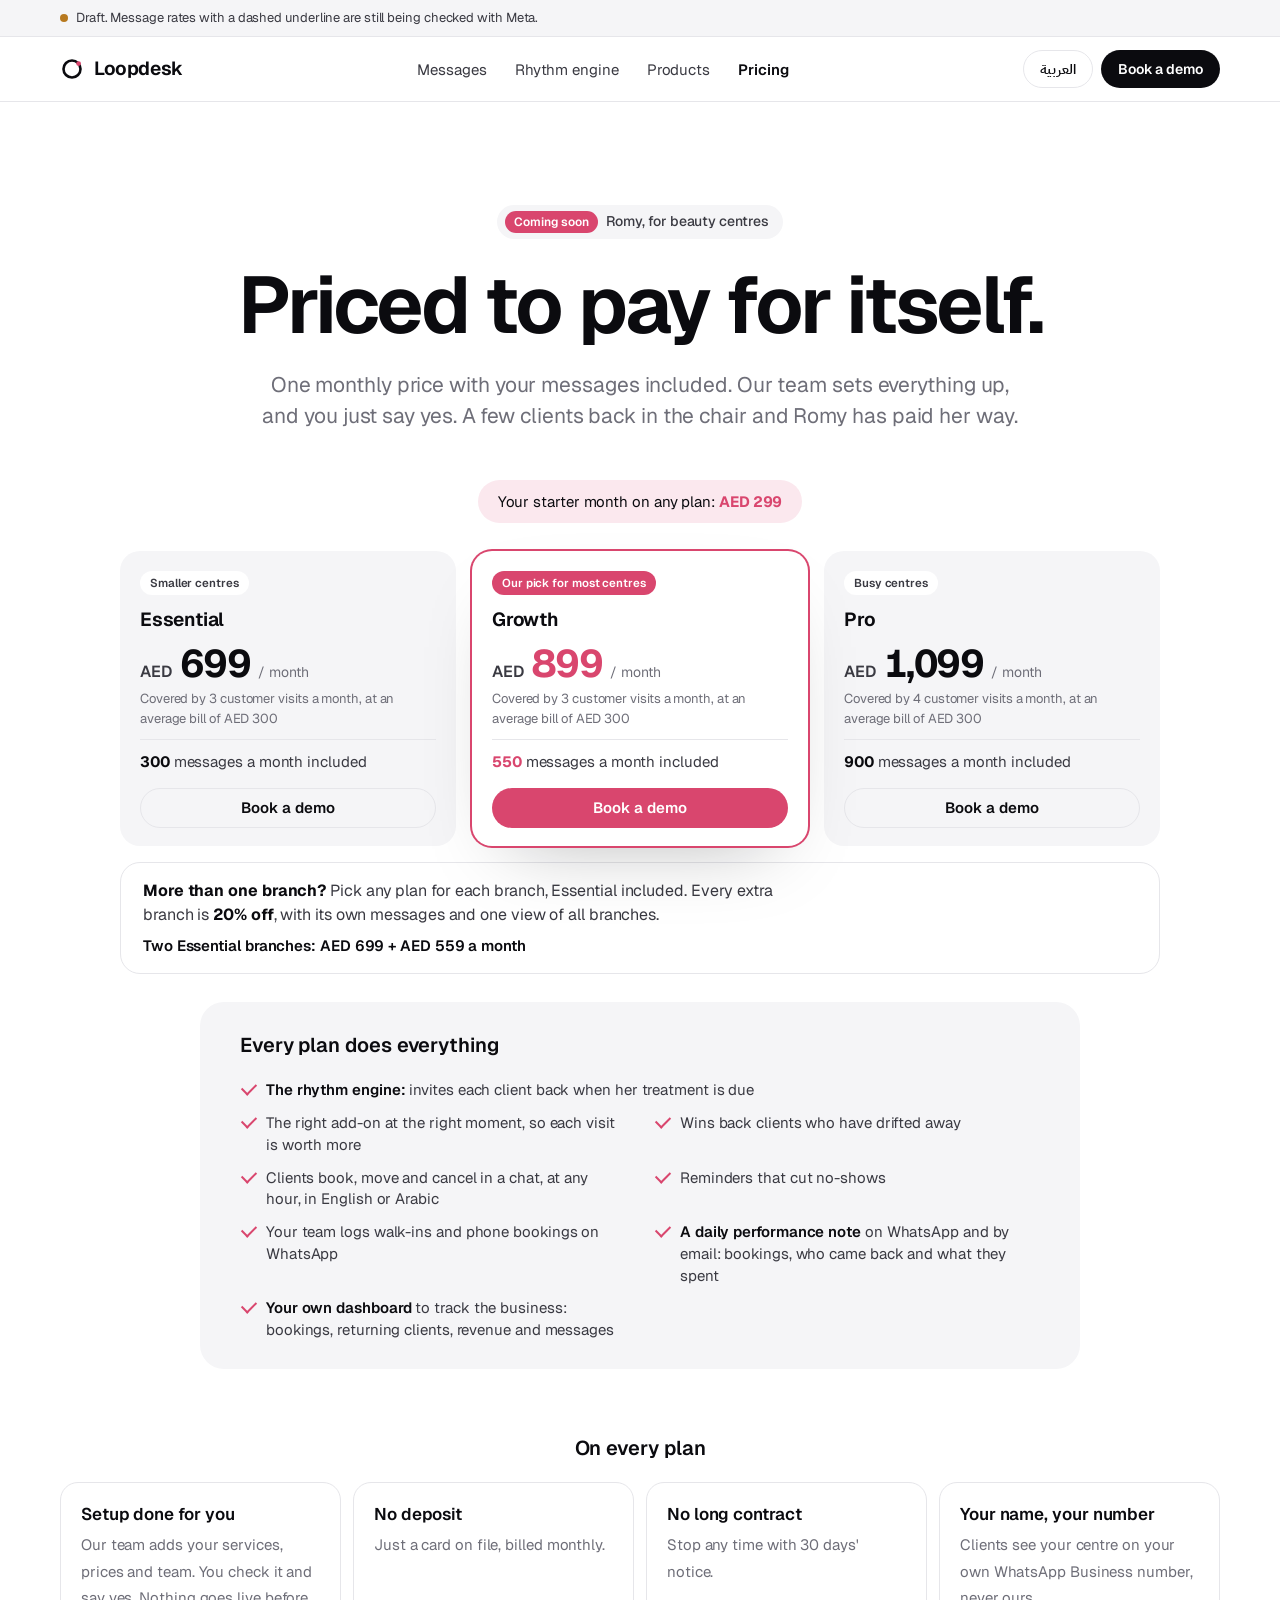
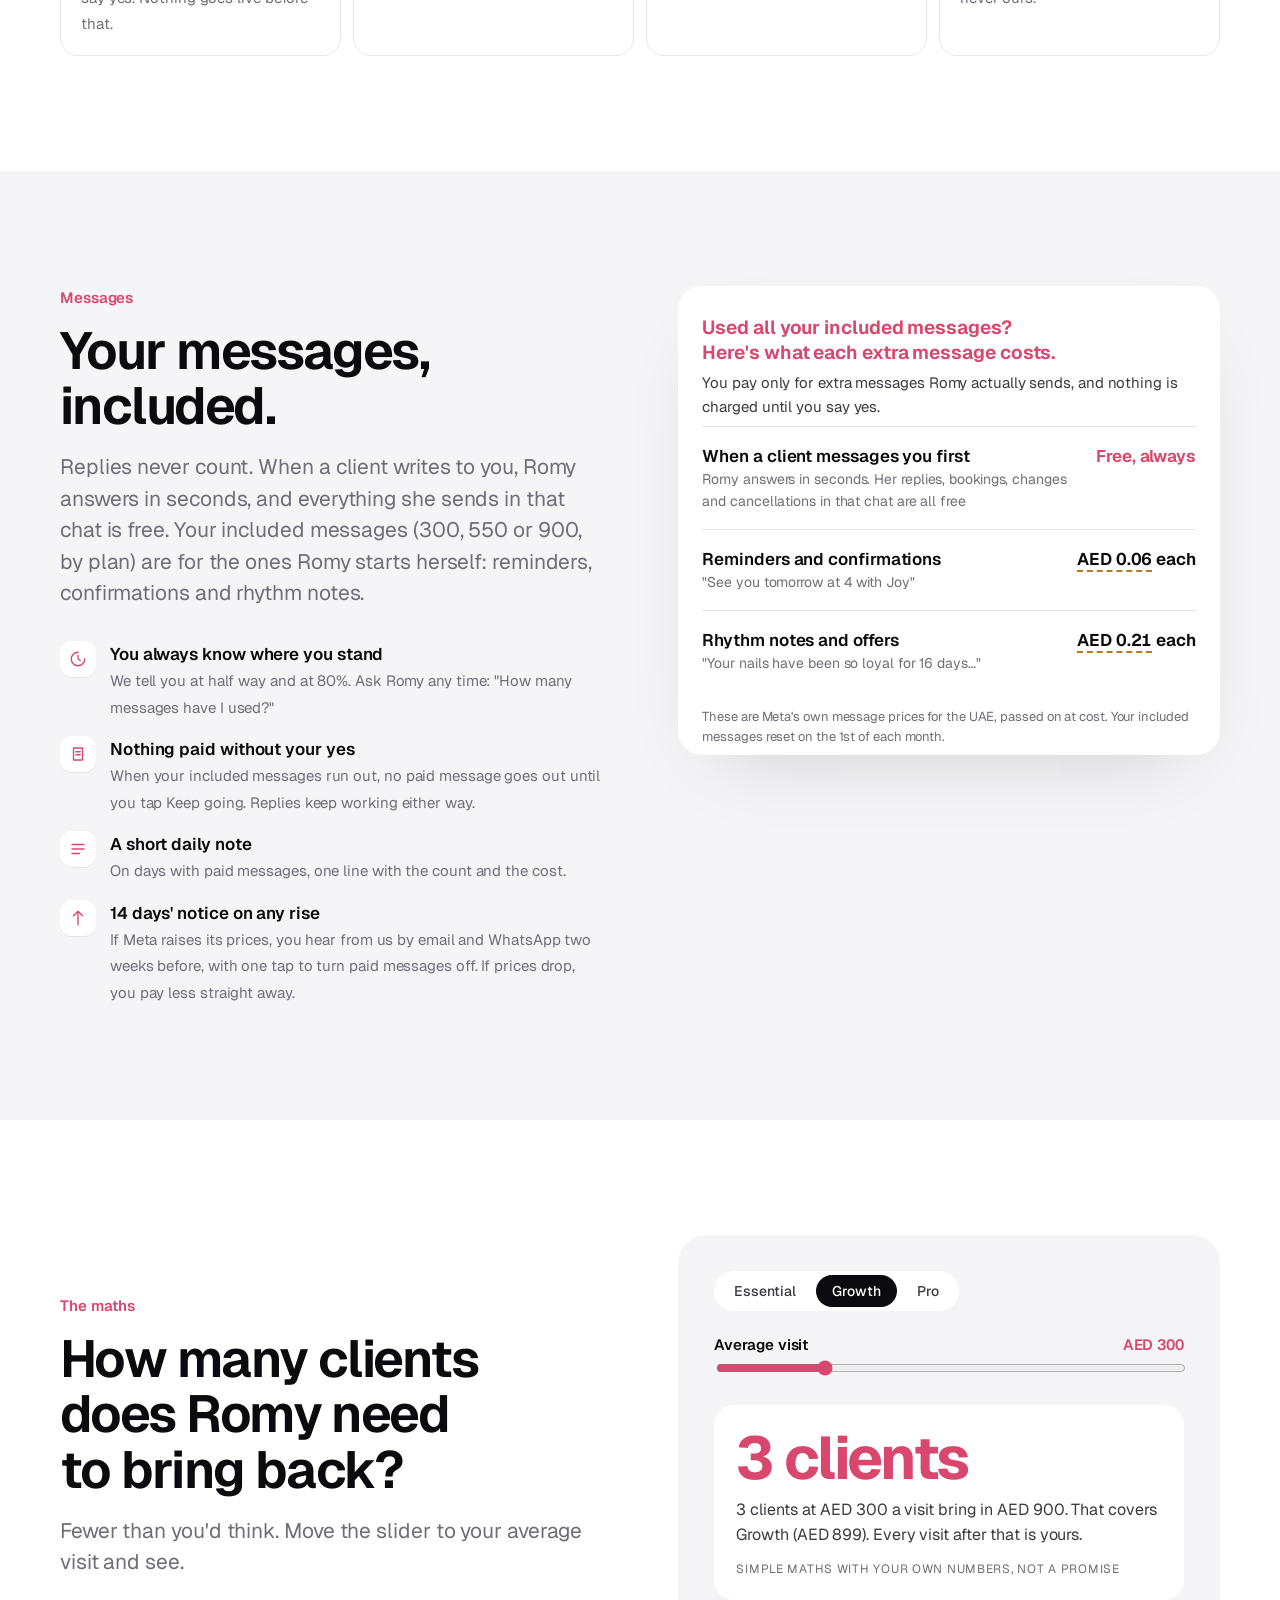
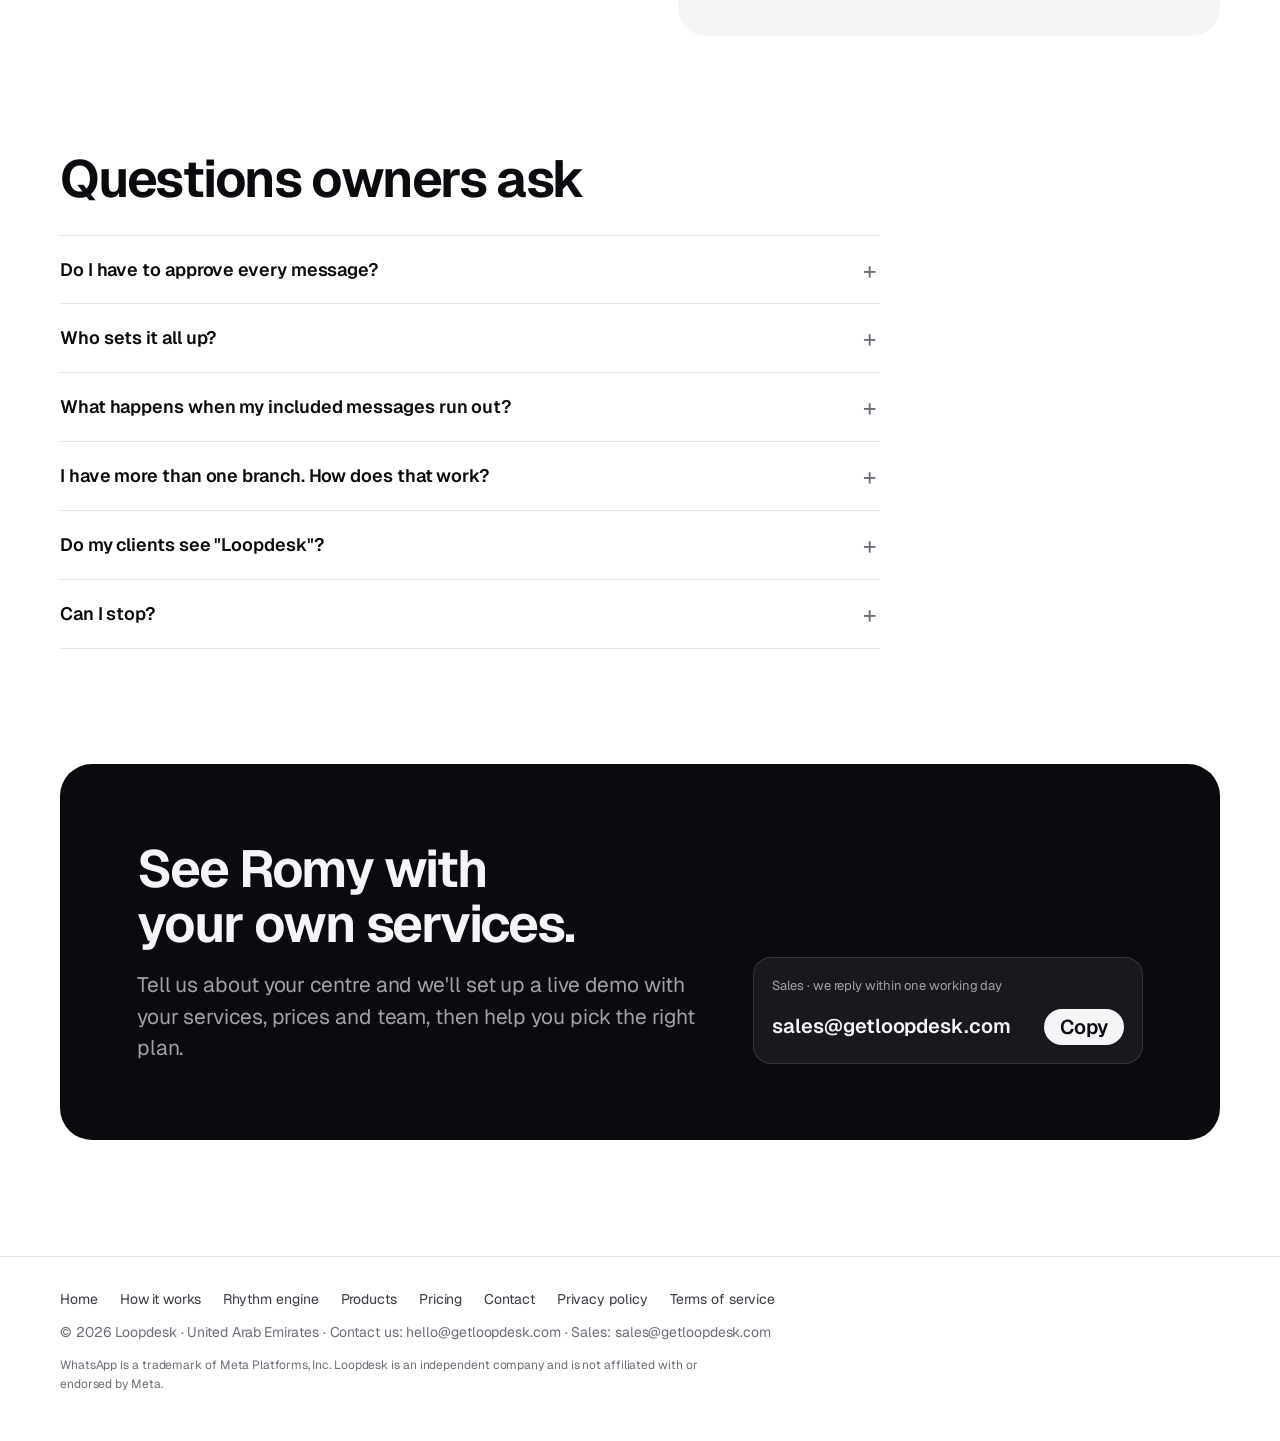
<file: pricing.html>
<!doctype html>
<html lang="en">
<head>
<meta charset="utf-8">
<meta name="viewport" content="width=device-width, initial-scale=1, viewport-fit=cover">
<title>Pricing · Loopdesk</title>
<meta name="description" content="Romy for beauty centres: everything Romy does on every plan, messages included, setup done for you.">
<link rel="canonical" href="https://getloopdesk.com/pricing">
<meta property="og:type" content="website">
<meta property="og:site_name" content="Loopdesk">
<meta property="og:url" content="https://getloopdesk.com/pricing">
<meta property="og:title" content="Pricing · Loopdesk">
<meta property="og:description" content="Everything Romy does on every plan, messages included, setup done for you.">
<meta property="og:image" content="https://getloopdesk.com/og-share2.png">
<link rel="icon" href="favicon.svg" type="image/svg+xml">
<link rel="apple-touch-icon" href="apple-touch-icon.png">
<link rel="preconnect" href="https://fonts.googleapis.com">
<link rel="preconnect" href="https://fonts.gstatic.com" crossorigin>
<link rel="stylesheet" href="https://fonts.googleapis.com/css2?family=Geist:wght@400;500;600;700&family=IBM+Plex+Sans+Arabic:wght@400;500;600;700&display=swap">
<script>
/* Pick the language before the page paints: ?lang=ar|en, else the visitor's choice on the home page. */
(function(){var l='en';try{l=localStorage.getItem('ld-lang')||'en'}catch(e){}
var q=/[?&]lang=(ar|en)\b/.exec(location.search);if(q)l=q[1];
var r=document.documentElement;if(l==='ar'){r.classList.add('lang-ar');r.lang='ar';r.dir='rtl'}})();
</script>
<style>
/* Same system as the home page: calm premium tech, one quiet rose accent where the value lives.
   Layout: thesis, three plans with the recommended one in the centre, a branch line under them, then the messages, the maths, the questions. */
:root{
  --bg:#FFFFFF; --soft:#F5F5F7; --ink:#0B0B0F; --ink-2:#3A3A42; --muted:#6E6E78; --line:#E6E6EA;
  --rose:#D9466E; --rose-soft:#FBE8EE; --night:#0B0B0F; --on-night:#F5F5F7; --on-night-dim:#A1A1AA; --draft:#B7791F;
  --font:"Geist", "IBM Plex Sans Arabic", system-ui, -apple-system, "Segoe UI", sans-serif;
  --ar:"IBM Plex Sans Arabic", "Geist", "Geeza Pro", Tahoma, sans-serif;
  --r:24px;
}
@media (prefers-color-scheme: dark){:root:not([data-theme="light"]){
  --bg:#0B0B0F; --soft:#16161B; --ink:#F5F5F7; --ink-2:#D4D4DA; --muted:#A1A1AA; --line:#26262D;
  --rose:#F0739A; --rose-soft:#2A1820; --night:#16161B; --draft:#E0A84A; color-scheme:dark}}
:root[data-theme="dark"]{
  --bg:#0B0B0F; --soft:#16161B; --ink:#F5F5F7; --ink-2:#D4D4DA; --muted:#A1A1AA; --line:#26262D;
  --rose:#F0739A; --rose-soft:#2A1820; --night:#16161B; --draft:#E0A84A; color-scheme:dark}

*{box-sizing:border-box}
html{scroll-behavior:smooth}
body{margin:0;background:var(--bg);color:var(--ink);font-family:var(--font);font-size:17px;line-height:1.55;-webkit-font-smoothing:antialiased;letter-spacing:-.005em}
body::before{content:"";position:fixed;inset:0 0 auto;height:env(safe-area-inset-top,0px);z-index:30;background:var(--bg)}
.wrap{max-width:1200px;margin:0 auto;padding-left:max(20px, env(safe-area-inset-left, 0px));padding-right:max(20px, env(safe-area-inset-right, 0px))}
a{color:inherit}
a:focus-visible,button:focus-visible,summary:focus-visible,input:focus-visible{outline:2px solid var(--rose);outline-offset:3px;border-radius:8px}
p{margin:0} h1,h2,h3{margin:0}
html.lang-ar .en, html:not(.lang-ar) .ar{display:none!important}
html.lang-ar body{direction:rtl;font-family:var(--ar);letter-spacing:0}
.ltr{direction:ltr;unicode-bidi:isolate}

.kicker{font-size:15px;font-weight:600;color:var(--rose);margin-bottom:14px}
.h1{font-size:clamp(44px,7vw,80px);line-height:1.02;font-weight:650;letter-spacing:-.035em;text-wrap:balance}
.h2{font-size:clamp(32px,4.4vw,52px);line-height:1.06;font-weight:650;letter-spacing:-.03em;text-wrap:balance}
html.lang-ar .h1,html.lang-ar .h2{letter-spacing:0;line-height:1.3;font-weight:700}
.sub{font-size:clamp(18px,1.7vw,21px);color:var(--muted);line-height:1.5;max-width:36em}

.btn{display:inline-flex;align-items:center;justify-content:center;gap:8px;height:48px;padding:0 22px;border-radius:999px;font:600 16px var(--font);text-decoration:none;border:1px solid transparent;cursor:pointer;white-space:nowrap}
html.lang-ar .btn{font-family:var(--ar)}
.btn-dark{background:var(--ink);color:var(--bg)}
.btn-dark:hover{opacity:.86}
.btn-light{background:transparent;color:var(--ink);border-color:var(--line)}
.btn-light:hover{border-color:var(--ink)}
.btn-sm{height:38px;padding:0 16px;font-size:14px}
.btn-rose{background:var(--rose);color:#fff}
.btn-rose:hover{opacity:.9}

/* draft markers: remove the .draft-bar and the .tbc class once prices are confirmed */
.draft-bar{background:var(--soft);border-bottom:1px solid var(--line);font-size:13px;color:var(--ink-2)}
.draft-bar .wrap{padding-block:8px;display:flex;gap:8px;align-items:center}
.draft-bar i{width:8px;height:8px;border-radius:50%;background:var(--draft);flex:none}
.tbc{text-decoration:underline dashed var(--draft) 2px;text-underline-offset:6px}

/* nav */
.nav{position:sticky;top:env(safe-area-inset-top,0px);z-index:20;background:color-mix(in srgb, var(--bg) 82%, transparent);backdrop-filter:saturate(1.6) blur(16px);-webkit-backdrop-filter:saturate(1.6) blur(16px);border-bottom:1px solid var(--line)}
.nav .wrap{display:flex;align-items:center;justify-content:space-between;gap:16px;height:64px}
.logo{display:flex;align-items:center;gap:10px;text-decoration:none;font-weight:650;font-size:19px;letter-spacing:-.02em;font-family:var(--font)}
.logo svg{width:24px;height:24px}
.nav-links{display:flex;gap:28px;font-size:15px;color:var(--ink-2)}
.nav-links a{text-decoration:none}
.nav-links a:hover,.nav-links a[aria-current]{color:var(--ink)}
.nav-links a[aria-current]{font-weight:600}
.nav-right{display:flex;gap:8px;align-items:center}
#langbtn{font-family:var(--ar)}
html.lang-ar #langbtn{font-family:var(--font)}
@media (max-width:860px){.nav-links{display:none}}
@media (max-width:420px){.nav-right .btn-dark{display:none}}

/* hero */
.hero{text-align:center;padding-block:clamp(56px,8vw,104px) clamp(32px,4vw,48px)}
.hero .h1{max-width:12em;margin:0 auto}
.hero .sub{margin:22px auto 0}
.chip{display:inline-flex;align-items:center;gap:8px;font-size:14px;font-weight:500;color:var(--ink-2);background:var(--soft);border-radius:999px;padding:6px 14px 6px 8px;margin-bottom:26px}
.chip b{background:var(--rose);color:#fff;border-radius:999px;padding:2px 9px;font-size:12px;font-weight:600}

/* first month */
.intro{display:flex;justify-content:center;margin-bottom:28px}
.intro p{background:var(--rose-soft);color:var(--ink);border-radius:999px;padding:10px 20px;font-size:15px;text-align:center;text-wrap:balance}
.intro b{color:var(--rose)}

/* plans */
.plans{display:grid;grid-template-columns:repeat(3,minmax(0,1fr));gap:16px;align-items:stretch;max-width:1040px;margin:0 auto}
.branches{max-width:1040px;margin:16px auto 0;border:1px solid var(--line);border-radius:20px;padding:16px 22px;display:flex;flex-wrap:wrap;gap:6px 24px;align-items:baseline;justify-content:space-between}
.branches p{font-size:16px;color:var(--ink-2);max-width:640px}
.branches b{color:var(--ink)}
.branches .ex{font-size:15px;color:var(--ink);font-weight:600;white-space:nowrap}
@media (max-width:640px){.branches .ex{white-space:normal}}
.plan{min-width:0;background:var(--soft);border-radius:20px;padding:20px 20px 18px;display:flex;flex-direction:column;gap:10px}
.plan.rec{background:var(--bg);box-shadow:0 0 0 2px var(--rose),0 30px 80px -40px rgba(11,11,15,.35);position:relative}
.badge{align-self:flex-start;font-size:11.5px;font-weight:600;border-radius:999px;padding:3px 10px;background:var(--rose);color:#fff}
.plan .badge.quiet{background:var(--bg);color:var(--ink-2)}
.plan h3{font-size:19px;font-weight:650;letter-spacing:-.01em}
html.lang-ar .plan h3{letter-spacing:0}
.plan .for{font-size:15px;color:var(--muted);margin-top:4px}
.price{display:flex;align-items:baseline;gap:8px;flex-wrap:wrap}
.price .cur{font-size:16px;font-weight:600;color:var(--ink-2)}
.price .num{font-size:clamp(32px,3vw,40px);font-weight:700;letter-spacing:-.04em;line-height:1;font-variant-numeric:tabular-nums}
html.lang-ar .price .num{letter-spacing:0}
.plan.rec .price .num{color:var(--rose)}
.price .per{font-size:14px;color:var(--muted)}
.price .talk{font-size:clamp(32px,3.4vw,40px);font-weight:700;letter-spacing:-.03em;line-height:1.1}
html.lang-ar .price .talk{letter-spacing:0}
.daily{font-size:13px;color:var(--muted);margin-top:-6px}
.feat{list-style:none;margin:0;padding:18px 0 0;border-top:1px solid var(--line);display:grid;gap:11px;flex:1;align-content:start}
.feat li{font-size:15px;color:var(--ink-2);padding-inline-start:26px;position:relative;line-height:1.45}
.feat li::before{content:"";position:absolute;inset-inline-start:2px;top:4px;width:12px;height:7px;border-left:2px solid var(--rose);border-bottom:2px solid var(--rose);transform:rotate(-45deg)}
.feat li.lead{padding-inline-start:0;font-weight:600;color:var(--ink)}
.feat li.lead::before{display:none}
.feat b{color:var(--ink);font-weight:600}
.plan .btn{width:100%;height:40px;font-size:15px;margin-top:4px}
.msgcount{font-size:15px;color:var(--ink-2);padding-top:10px;border-top:1px solid var(--line);flex:1}
.msgcount b{font-weight:700;color:var(--ink)}
.plan.rec .msgcount b{color:var(--rose)}
.allin{max-width:880px;margin:28px auto 0;background:var(--soft);border-radius:var(--r);padding:28px clamp(20px,4vw,40px)}
.allin h2{font-size:20px;font-weight:600;margin-bottom:6px}
.allin .feat{grid-template-columns:repeat(2,minmax(0,1fr));column-gap:28px;border-top:0;padding-top:12px}
.allin .feat li:first-child{grid-column:1/-1}
.branch{margin-top:20px;padding-top:18px;border-top:1px solid var(--line);font-size:16px;color:var(--ink-2)}
.branch b{color:var(--ink)}
@media (max-width:640px){.allin .feat{grid-template-columns:minmax(0,1fr)}}

@media (max-width:860px){.plans{grid-template-columns:minmax(0,1fr);max-width:560px;margin:0 auto}.plan.rec{order:-1}.branches{max-width:560px}}

/* every plan */
.every{padding-block:clamp(40px,5vw,64px) 0}
.every h2{font-size:20px;font-weight:600;margin-bottom:18px;text-align:center}
.every-grid{display:grid;grid-template-columns:repeat(4,minmax(0,1fr));gap:12px}
.every-grid div{border:1px solid var(--line);border-radius:18px;padding:18px 20px;min-width:0}
.every-grid b{display:block;font-weight:600;margin-bottom:4px}
.every-grid span{font-size:15px;color:var(--muted)}
@media (max-width:920px){.every-grid{grid-template-columns:repeat(2,minmax(0,1fr))}}
@media (max-width:520px){.every-grid{grid-template-columns:minmax(0,1fr)}}

/* messages */
.msgs{background:var(--soft);padding-block:clamp(72px,9vw,120px);margin-top:clamp(72px,9vw,120px)}
.msgs-grid{display:grid;grid-template-columns:1fr 1fr;gap:clamp(32px,6vw,96px);align-items:start}
.msgs-grid > *{min-width:0}
.msgs .sub{margin-top:18px}
.rates{background:var(--bg);border-radius:var(--r);padding:8px 24px;box-shadow:0 30px 80px -40px rgba(11,11,15,.2)}
.rates h3{font-size:19px;font-weight:650;color:var(--rose);padding:22px 0 6px;line-height:1.3;text-wrap:balance}
.rates .lede{font-size:15px;color:var(--ink-2);padding-bottom:8px;border-bottom:1px solid var(--line)}
.rate{display:grid;grid-template-columns:minmax(0,1fr) auto;gap:16px;align-items:baseline;padding:16px 0;border-bottom:1px solid var(--line)}
.rate:last-of-type{border-bottom:0}
.rate b{display:block;font-weight:600}
.rate small{display:block;font-size:14px;color:var(--muted)}
.rate .v{font-weight:650;font-variant-numeric:tabular-nums;white-space:nowrap;text-align:end}
.rate .v.free{color:var(--rose)}
.calm{list-style:none;margin:32px 0 0;padding:0;display:grid;gap:16px}
.calm li{display:grid;grid-template-columns:36px minmax(0,1fr);gap:14px;align-items:start}
.calm .ic{width:36px;height:36px;border-radius:12px;background:var(--bg);display:grid;place-items:center;box-shadow:0 1px 0 var(--line)}
.calm .ic svg{width:18px;height:18px;stroke:var(--rose);fill:none;stroke-width:1.8;stroke-linecap:round;stroke-linejoin:round}
.calm b{display:block;font-weight:600}
.calm span{font-size:15px;color:var(--muted)}
.fine{margin-top:16px;font-size:13px;color:var(--muted)}
@media (max-width:900px){.msgs-grid{grid-template-columns:minmax(0,1fr)}}

/* the maths */
.maths{padding-block:clamp(72px,9vw,120px)}
.maths-card{display:grid;grid-template-columns:1fr 1fr;gap:clamp(32px,6vw,80px);align-items:center}
.maths-card > *{min-width:0}
.maths .sub{margin-top:18px}
.calc{background:var(--soft);border-radius:28px;padding:clamp(22px,3vw,36px);display:grid;gap:22px}
.calc label{font-size:15px;font-weight:600;display:flex;justify-content:space-between;gap:12px}
.calc label output{color:var(--rose);font-variant-numeric:tabular-nums}
.calc input[type=range]{width:100%;accent-color:var(--rose)}
.seg{display:flex;gap:4px;background:var(--bg);border-radius:999px;padding:4px;width:max-content;max-width:100%}
.seg button{font:500 14px var(--font);background:transparent;color:var(--ink-2);border:0;border-radius:999px;padding:7px 16px;cursor:pointer}
html.lang-ar .seg button{font-family:var(--ar)}
.seg button[aria-pressed="true"]{background:var(--ink);color:var(--bg)}
.answer{background:var(--bg);border-radius:20px;padding:22px}
.answer .big{display:block;font-size:clamp(40px,5vw,60px);font-weight:700;letter-spacing:-.04em;line-height:1.05;color:var(--rose);font-variant-numeric:tabular-nums}
html.lang-ar .answer .big{letter-spacing:0;line-height:1.3}
.answer p{font-size:16px;color:var(--ink-2);margin-top:8px}
.answer .example{font-size:12px;color:var(--muted);margin-top:12px;text-transform:uppercase;letter-spacing:.06em}
html.lang-ar .answer .example{text-transform:none;letter-spacing:0}
@media (max-width:900px){.maths-card{grid-template-columns:minmax(0,1fr)}}

/* questions */
.faq{padding-block:0 clamp(72px,9vw,120px)}
.faq .h2{margin-bottom:28px}
.faq-list{max-width:820px;border-top:1px solid var(--line)}
.faq details{border-bottom:1px solid var(--line)}
.faq summary{cursor:pointer;list-style:none;padding:20px 32px 20px 0;font-weight:600;font-size:18px;position:relative}
html.lang-ar .faq summary{padding:20px 0 20px 32px}
.faq summary::-webkit-details-marker{display:none}
.faq summary::after{content:"+";position:absolute;inset-inline-end:4px;top:16px;font-size:24px;font-weight:400;color:var(--muted)}
.faq details[open] summary::after{content:"–"}
.faq details p{padding:0 0 20px;color:var(--ink-2);max-width:64ch}
.faq details a{color:var(--rose)}

/* demo */
.pilot{padding-block:0 clamp(72px,9vw,120px)}
.pilot-card{background:var(--night);color:var(--on-night);border-radius:32px;padding:clamp(32px,6vw,80px);display:grid;grid-template-columns:1.2fr .8fr;gap:32px;align-items:end}
.pilot-card > *{min-width:0}
.pilot-card .sub{color:var(--on-night-dim);margin-top:18px}
.mailbox{background:rgba(255,255,255,.06);border:1px solid rgba(255,255,255,.12);border-radius:18px;padding:18px;display:grid;gap:12px}
.mailbox small{color:var(--on-night-dim);font-size:13px}
.mailrow{display:flex;align-items:center;justify-content:space-between;gap:12px;flex-wrap:wrap}
.mailrow span{font-size:20px;font-weight:600;overflow-wrap:anywhere}
.copy{font:600 14px var(--font);background:var(--on-night);color:var(--night);border:0;border-radius:999px;height:36px;padding:0 16px;cursor:pointer}
html.lang-ar .copy{font-family:var(--ar)}
@media (max-width:860px){.pilot-card{grid-template-columns:minmax(0,1fr)}}

footer{border-top:1px solid var(--line)}
footer .wrap{padding-block:32px 48px;display:grid;gap:12px;font-size:14px;color:var(--muted)}
footer nav{display:flex;flex-wrap:wrap;gap:22px}
footer nav a{text-decoration:none;color:var(--ink-2)}
footer nav a:hover{color:var(--ink)}
.tm{font-size:12px;max-width:80ch}
</style>
</head>
<body>
<svg width="0" height="0" style="position:absolute" aria-hidden="true">
  <symbol id="mark" viewBox="0 0 24 24"><circle cx="12" cy="12" r="8.5" fill="none" stroke="currentColor" stroke-width="2.6"/><circle cx="18.6" cy="6.6" r="2.4" fill="#D9466E"/></symbol>
</svg>

<div class="draft-bar"><div class="wrap"><i></i><span class="en">Draft. Message rates with a dashed underline are still being checked with Meta.</span><span class="ar">مسودّة. أسعار الرسائل المسطّرة بخطّ متقطّع قيد التحقّق مع Meta.</span></div></div>

<header class="nav"><div class="wrap">
  <a class="logo" href="/" aria-label="Loopdesk home"><svg aria-hidden="true"><use href="#mark"/></svg>Loopdesk</a>
  <nav class="nav-links">
    <a href="/#messages"><span class="en">Messages</span><span class="ar">الرسائل</span></a>
    <a href="/#rhythm"><span class="en">Rhythm engine</span><span class="ar">محرّك الإيقاع</span></a>
    <a href="/#products"><span class="en">Products</span><span class="ar">المنتجات</span></a>
    <a href="/pricing" aria-current="page"><span class="en">Pricing</span><span class="ar">الأسعار</span></a>
  </nav>
  <div class="nav-right">
    <button class="btn btn-light btn-sm" id="langbtn" type="button">العربية</button>
    <a class="btn btn-dark btn-sm" href="#demo"><span class="en">Book a demo</span><span class="ar">احجزوا جولة تعريفية</span></a>
  </div>
</div></header>

<main>

<section class="wrap hero">
  <div class="chip"><b><span class="en">Coming soon</span><span class="ar">قريبًا</span></b><span class="en">Romy, for beauty centres</span><span class="ar">رومي، لمراكز التجميل</span></div>
  <h1 class="h1 en">Priced to pay for itself.</h1>
  <h1 class="h1 ar">سعرٌ يستردّ نفسه.</h1>
  <p class="sub en">One monthly price with your messages included. Our team sets everything up, and you just say yes. A few clients back in the chair and Romy has paid her way.</p>
  <p class="sub ar">اشتراك شهري واحد، ورسائلكم ضمن الباقة. فريقنا يجهّز كلّ شيء، وما عليكم إلّا الموافقة. يكفي أن تعود بضع عميلات حتى تكون رومي قد غطّت تكلفتها.</p>
</section>

<section class="wrap" aria-label="Plans">
  <div class="intro"><p class="en">Your starter month on any plan: <b>AED 299</b></p><p class="ar">شهر البداية على أيّ باقة: <b>299 درهمًا</b></p></div>

  <div class="plans en">
    <article class="plan">
      <span class="badge quiet">Smaller centres</span>
      <h3>Essential</h3>
      <div class="price"><span class="cur">AED</span><span class="num">699</span><span class="per">/ month</span></div>
      <p class="daily">Covered by 3 customer visits a month, at an average bill of AED 300</p>
      <p class="msgcount"><b>300</b> messages a month included</p>
      <a class="btn btn-light" href="#demo">Book a demo</a>
    </article>
    <article class="plan rec">
      <span class="badge">Our pick for most centres</span>
      <h3>Growth</h3>
      <div class="price"><span class="cur">AED</span><span class="num">899</span><span class="per">/ month</span></div>
      <p class="daily">Covered by 3 customer visits a month, at an average bill of AED 300</p>
      <p class="msgcount"><b>550</b> messages a month included</p>
      <a class="btn btn-rose" href="#demo">Book a demo</a>
    </article>
    <article class="plan">
      <span class="badge quiet">Busy centres</span>
      <h3>Pro</h3>
      <div class="price"><span class="cur">AED</span><span class="num">1,099</span><span class="per">/ month</span></div>
      <p class="daily">Covered by 4 customer visits a month, at an average bill of AED 300</p>
      <p class="msgcount"><b>900</b> messages a month included</p>
      <a class="btn btn-light" href="#demo">Book a demo</a>
    </article>
  </div>

  <div class="plans ar">
    <article class="plan">
      <span class="badge quiet">للمراكز الصغيرة</span>
      <h3>الأساسية</h3>
      <div class="price"><span class="num">699</span><span class="cur">درهمًا</span><span class="per">/ شهريًا</span></div>
      <p class="daily">تغطّيها 3 زيارات شهريًا من عميلاتكم، بمتوسّط فاتورة 300 درهم</p>
      <p class="msgcount"><b>300</b> رسالة شهريًا ضمن الباقة</p>
      <a class="btn btn-light" href="#demo">احجزوا جولة تعريفية</a>
    </article>
    <article class="plan rec">
      <span class="badge">اختيارنا لمعظم المراكز</span>
      <h3>النموّ</h3>
      <div class="price"><span class="num">899</span><span class="cur">درهمًا</span><span class="per">/ شهريًا</span></div>
      <p class="daily">تغطّيها 3 زيارات شهريًا من عميلاتكم، بمتوسّط فاتورة 300 درهم</p>
      <p class="msgcount"><b>550</b> رسالة شهريًا ضمن الباقة</p>
      <a class="btn btn-rose" href="#demo">احجزوا جولة تعريفية</a>
    </article>
    <article class="plan">
      <span class="badge quiet">للمراكز المزدحمة</span>
      <h3>الاحترافية</h3>
      <div class="price"><span class="num">1,099</span><span class="cur">درهمًا</span><span class="per">/ شهريًا</span></div>
      <p class="daily">تغطّيها 4 زيارات شهريًا من عميلاتكم، بمتوسّط فاتورة 300 درهم</p>
      <p class="msgcount"><b>900</b> رسالة شهريًا ضمن الباقة</p>
      <a class="btn btn-light" href="#demo">احجزوا جولة تعريفية</a>
    </article>
  </div>

  <div class="branches ar">
    <p><b>لديكم أكثر من فرع؟</b> اختاروا أيّ باقة لكلّ فرع، ومنها الأساسية. وكلّ فرع إضافي <b>بخصم 20%</b>، برسائله الخاصة ونظرة واحدة على الفروع كلّها.</p>
    <p class="ex">فرعان على الباقة الأساسية: 699 + 559 درهمًا شهريًا</p>
  </div>

  <div class="branches en">
    <p><b>More than one branch?</b> Pick any plan for each branch, Essential included. Every extra branch is <b>20% off</b>, with its own messages and one view of all branches.</p>
    <p class="ex">Two Essential branches: AED 699 + AED 559 a month</p>
  </div>

  <div class="allin en">
    <h2>Every plan does everything</h2>
    <ul class="feat">
      <li><b>The rhythm engine:</b> invites each client back when her treatment is due</li>
      <li>The right add-on at the right moment, so each visit is worth more</li>
      <li>Wins back clients who have drifted away</li>
      <li>Clients book, move and cancel in a chat, at any hour, in English or Arabic</li>
      <li>Reminders that cut no-shows</li>
      <li>Your team logs walk-ins and phone bookings on WhatsApp</li>
      <li><b>A daily performance note</b> on WhatsApp and by email: bookings, who came back and what they spent</li>
      <li><b>Your own dashboard</b> to track the business: bookings, returning clients, revenue and messages</li>
    </ul>
  </div>
  <div class="allin ar">
    <h2>كلّ باقة تفعل كلّ شيء</h2>
    <ul class="feat">
      <li><b>محرّك الإيقاع:</b> يدعو كلّ عميلة للعودة حين يحين موعد خدمتها</li>
      <li>الخدمة الإضافية المناسبة في اللحظة المناسبة، فتزيد قيمة كلّ زيارة</li>
      <li>يستعيد العميلات اللواتي غِبن</li>
      <li>عملاؤكم يحجزون ويعدّلون ويلغون بمحادثة، في أيّ ساعة، بالعربية أو الإنجليزية</li>
      <li>تذكيرات تقلّل المواعيد الفائتة</li>
      <li>فريقكم يسجّل الحضور المباشر والحجوزات الهاتفية من واتساب</li>
      <li><b>ملخّص أداء يومي</b> على واتساب وبالبريد الإلكتروني: الحجوزات، ومن عادت، وكم أنفقت</li>
      <li><b>لوحة متابعة خاصة بكم</b> لتتبّع عملكم: الحجوزات، والعميلات العائدات، والإيرادات، والرسائل</li>
    </ul>
  </div>
</section>

<section class="wrap every">
  <h2 class="en">On every plan</h2><h2 class="ar">في كلّ باقة</h2>
  <div class="every-grid en">
    <div><b>Setup done for you</b><span>Our team adds your services, prices and team. You check it and say yes. Nothing goes live before that.</span></div>
    <div><b>No deposit</b><span>Just a card on file, billed monthly.</span></div>
    <div><b>No long contract</b><span>Stop any time with 30 days' notice.</span></div>
    <div><b>Your name, your number</b><span>Clients see your centre on your own WhatsApp Business number, never ours.</span></div>
  </div>
  <div class="every-grid ar">
    <div><b>التجهيز علينا</b><span>فريقنا يُدخل خدماتكم وأسعاركم وفريقكم، وأنتم تراجعون وتوافقون. ولا يعمل شيء قبل موافقتكم.</span></div>
    <div><b>بلا تأمين</b><span>بطاقة مسجّلة فقط، والدفع شهريًا.</span></div>
    <div><b>بلا عقد طويل</b><span>أوقفوا الخدمة متى شئتم بإشعار قبل 30 يومًا.</span></div>
    <div><b>اسمكم ورقمكم</b><span>يرى عملاؤكم اسم مركزكم على رقم WhatsApp Business الخاص بكم، لا اسمنا.</span></div>
  </div>
</section>

<section class="msgs" id="messages">
  <div class="wrap msgs-grid">
    <div>
      <div class="kicker en">Messages</div><div class="kicker ar">الرسائل</div>
      <h2 class="h2 en">Your messages, included.</h2>
      <h2 class="h2 ar">رسائلكم… ضمن الباقة.</h2>
      <p class="sub en">Replies never count. When a client writes to you, Romy answers in seconds, and everything she sends in that chat is free. Your included messages (300, 550 or 900, by plan) are for the ones Romy starts herself: reminders, confirmations and rhythm notes.</p>
      <p class="sub ar">الردود لا تُحتسب أبدًا. حين تراسلكم عميلة، تردّ رومي خلال ثوانٍ، وكلّ ما ترسله في تلك المحادثة مجاني. أمّا رسائل باقتكم (300 أو 550 أو 900) فهي لما تبدؤه رومي بنفسها: التذكيرات وتأكيد الحجوزات ورسائل الإيقاع.</p>
      <ul class="calm en">
        <li><span class="ic"><svg viewBox="0 0 24 24"><path d="M12 3a9 9 0 1 0 9 9"/><path d="M12 7v5l3 2"/></svg></span><div><b>You always know where you stand</b><span>We tell you at half way and at 80%. Ask Romy any time: "How many messages have I used?"</span></div></li>
        <li><span class="ic"><svg viewBox="0 0 24 24"><path d="M6 4h12v16H6z"/><path d="M9 9h6M9 13h6"/></svg></span><div><b>Nothing paid without your yes</b><span>When your included messages run out, no paid message goes out until you tap Keep going. Replies keep working either way.</span></div></li>
        <li><span class="ic"><svg viewBox="0 0 24 24"><path d="M4 12h16M4 6h16M4 18h10"/></svg></span><div><b>A short daily note</b><span>On days with paid messages, one line with the count and the cost.</span></div></li>
        <li><span class="ic"><svg viewBox="0 0 24 24"><path d="M12 3v18M6 9l6-6 6 6"/></svg></span><div><b>14 days' notice on any rise</b><span>If Meta raises its prices, you hear from us by email and WhatsApp two weeks before, with one tap to turn paid messages off. If prices drop, you pay less straight away.</span></div></li>
      </ul>
      <ul class="calm ar">
        <li><span class="ic"><svg viewBox="0 0 24 24"><path d="M12 3a9 9 0 1 0 9 9"/><path d="M12 7v5l3 2"/></svg></span><div><b>تعرفون دائمًا أين أنتم</b><span>ننبّهكم عند منتصف الرسائل، ثمّ عند 80%. واسألوا رومي متى شئتم: «كم رسالة استخدمنا؟»</span></div></li>
        <li><span class="ic"><svg viewBox="0 0 24 24"><path d="M6 4h12v16H6z"/><path d="M9 9h6M9 13h6"/></svg></span><div><b>لا شيء مدفوع دون موافقتكم</b><span>حين تنفد رسائل باقتكم، لا تُرسَل أيّ رسالة مدفوعة حتى تضغطوا «استمرار». والردود تعمل في كلّ الأحوال.</span></div></li>
        <li><span class="ic"><svg viewBox="0 0 24 24"><path d="M4 12h16M4 6h16M4 18h10"/></svg></span><div><b>ملخّص يومي قصير</b><span>في الأيام التي فيها رسائل مدفوعة، سطر واحد بعددها وكلفتها.</span></div></li>
        <li><span class="ic"><svg viewBox="0 0 24 24"><path d="M12 3v18M6 9l6-6 6 6"/></svg></span><div><b>إشعار قبل 14 يومًا من أيّ زيادة</b><span>إن رفعت Meta أسعارها، نخبركم بالبريد وعلى واتساب قبل أسبوعين، ويمكنكم إيقاف الرسائل المدفوعة بضغطة. وإن خفّضتها، تدفعون أقلّ فورًا.</span></div></li>
      </ul>
    </div>
    <div>
      <div class="rates en">
        <h3>Used all your included messages? Here's what each extra message costs.</h3>
        <p class="lede">You pay only for extra messages Romy actually sends, and nothing is charged until you say yes.</p>
        <div class="rate"><div><b>When a client messages you first</b><small>Romy answers in seconds. Her replies, bookings, changes and cancellations in that chat are all free</small></div><span class="v free">Free, always</span></div>
        <div class="rate"><div><b>Reminders and confirmations</b><small>"See you tomorrow at 4 with Joy"</small></div><span class="v"><span class="tbc">AED 0.06</span> each</span></div>
        <div class="rate"><div><b>Rhythm notes and offers</b><small>"Your nails have been so loyal for 16 days…"</small></div><span class="v"><span class="tbc">AED 0.21</span> each</span></div>
        <p class="fine">These are Meta's own message prices for the UAE, passed on at cost. Your included messages reset on the 1st of each month.</p>
      </div>
      <div class="rates ar">
        <h3>استهلكتم رسائل باقتكم؟ هذه كلفة كلّ رسالة إضافية.</h3>
        <p class="lede">تدفعون فقط ثمن الرسائل الإضافية التي ترسلها رومي فعلًا، ولا يُحتسب شيء قبل موافقتكم.</p>
        <div class="rate"><div><b>حين تراسلكم العميلة أوّلًا</b><small>تردّ رومي خلال ثوانٍ. ردودها والحجز والتعديل والإلغاء في تلك المحادثة كلّها مجانية</small></div><span class="v free">مجانًا، دائمًا</span></div>
        <div class="rate"><div><b>التذكيرات وتأكيد الحجوزات</b><small>«نراكِ غدًا الساعة 4 مع جوي»</small></div><span class="v"><span class="tbc">0.06 درهم</span> للرسالة</span></div>
        <div class="rate"><div><b>رسائل الإيقاع والعروض</b><small>«أظافركِ وفيّة لكِ منذ 16 يومًا…»</small></div><span class="v"><span class="tbc">0.21 درهم</span> للرسالة</span></div>
        <p class="fine">هذه أسعار Meta نفسها لرسائل الإمارات، ننقلها إليكم بسعر الكلفة. وتتجدّد رسائل باقتكم في أوّل كلّ شهر.</p>
      </div>
    </div>
  </div>
</section>

<section class="wrap maths">
  <div class="maths-card">
    <div>
      <div class="kicker en">The maths</div><div class="kicker ar">الحساب</div>
      <h2 class="h2 en">How many clients does Romy need to bring back?</h2>
      <h2 class="h2 ar">كم عميلة يجب أن تعود لتغطّي رومي تكلفتها؟</h2>
      <p class="sub en">Fewer than you'd think. Move the slider to your average visit and see.</p>
      <p class="sub ar">أقلّ ممّا تظنّون. حرّكوا المؤشّر إلى متوسّط قيمة الزيارة عندكم، وانظروا.</p>
    </div>
    <div class="calc">
      <div class="seg" role="group" aria-label="Plan">
        <button type="button" data-price="699" data-en="Essential" data-ar="الأساسية" aria-pressed="false" id="pick-es"><span class="en">Essential</span><span class="ar">الأساسية</span></button>
        <button type="button" data-price="899" data-en="Growth" data-ar="النموّ" aria-pressed="true" id="pick-gr"><span class="en">Growth</span><span class="ar">النموّ</span></button>
        <button type="button" data-price="1099" data-en="Pro" data-ar="الاحترافية" aria-pressed="false" id="pick-pr"><span class="en">Pro</span><span class="ar">الاحترافية</span></button>
      </div>
      <div>
        <label for="visit"><span class="en">Average visit</span><span class="ar">متوسّط قيمة الزيارة</span><output id="visitOut" class="ltr">AED 300</output></label>
        <input type="range" id="visit" min="100" max="1000" step="25" value="300">
      </div>
      <div class="answer" aria-live="polite">
        <span class="big" id="need">3</span>
        <p id="needText"></p>
        <p class="example en">Simple maths with your own numbers, not a promise</p>
        <p class="example ar">حساب بسيط بأرقامكم أنتم، لا وعدٌ بنتيجة</p>
      </div>
    </div>
  </div>
</section>

<section class="wrap faq">
  <h2 class="h2 en">Questions owners ask</h2>
  <h2 class="h2 ar">أسئلة يطرحها أصحاب المراكز</h2>
  <div class="faq-list en">
    <details><summary>Do I have to approve every message?</summary><p>No. You set the rules once, like how soon after a manicure to invite her back, and Romy runs on her own. You see the results every week.</p></details>
    <details><summary>Who sets it all up?</summary><p>Our team does. We add your services, prices, team and opening hours, then send it to you to check. You change anything you like and say yes. Nothing reaches a client before that.</p></details>
    <details><summary>What happens when my included messages run out?</summary><p>Romy asks you first. Tap Keep going and extra messages are charged at the prices above, billed with your monthly plan. Tap Pause and only the free replies go out until the 1st.</p></details>
    <details><summary>I have more than one branch. How does that work?</summary><p>Each branch picks its own plan and gets its own messages. Your first branch pays the plan price and every extra branch is 20% off. You see all branches' results in one place.</p></details>
    <details><summary>Do my clients see "Loopdesk"?</summary><p>No. They chat with your centre, on your number, and see your stylists' names.</p></details>
    <details><summary>Can I stop?</summary><p>Yes, with 30 days' notice. Your data stays yours, and we delete it as our <a href="/privacy">privacy policy</a> describes.</p></details>
  </div>
  <div class="faq-list ar">
    <details><summary>هل عليّ أن أوافق على كلّ رسالة؟</summary><p>لا. تضعون القواعد مرّة واحدة، مثل متى تُدعى العميلة للعودة بعد المانيكير، ورومي تتولّى الباقي. وتصلكم النتائج كلّ أسبوع.</p></details>
    <details><summary>من يجهّز كلّ شيء؟</summary><p>فريقنا. نُدخل خدماتكم وأسعاركم وفريقكم وساعات عملكم، ثمّ نرسلها إليكم لتراجعوها. تعدّلون ما تشاؤون وتوافقون، ولا يصل شيء إلى أيّ عميلة قبل ذلك.</p></details>
    <details><summary>ماذا يحدث حين تنفد رسائل الباقة؟</summary><p>تسألكم رومي أوّلًا. اضغطوا «استمرار» فتُحتسب الرسائل الإضافية بالأسعار أعلاه، مع فاتورة الاشتراك الشهري. أو اضغطوا «إيقاف مؤقّت» فلا يُرسَل إلّا الردود المجانية حتى أوّل الشهر.</p></details>
    <details><summary>لديّ أكثر من فرع. كيف يُحتسب ذلك؟</summary><p>لكلّ فرع باقته الخاصة ورسائله الخاصة. الفرع الأوّل بسعر باقته، وكلّ فرع إضافي بخصم 20%. وتجدون نتائج الفروع كلّها في مكان واحد.</p></details>
    <details><summary>هل يرى عملائي اسم Loopdesk؟</summary><p>لا. يتحدّثون مع مركزكم، على رقمكم، ويرون أسماء خبيراتكم.</p></details>
    <details><summary>هل يمكنني الإيقاف؟</summary><p>نعم، بإشعار قبل 30 يومًا. بياناتكم ملككم، ونحذفها كما توضّح <a href="/privacy">سياسة الخصوصية</a>.</p></details>
  </div>
</section>

<section class="wrap pilot" id="demo">
  <div class="pilot-card">
    <div>
      <h2 class="h2 en">See Romy with your own services.</h2>
      <h2 class="h2 ar">شاهدوا رومي بخدماتكم أنتم.</h2>
      <p class="sub en">Tell us about your centre and we'll set up a live demo with your services, prices and team, then help you pick the right plan.</p>
      <p class="sub ar">حدّثونا عن مركزكم، ونجهّز لكم جولة حيّة بخدماتكم وأسعاركم وفريقكم، ثمّ نساعدكم في اختيار الباقة المناسبة.</p>
    </div>
    <div class="mailbox">
      <small class="en">Sales · we reply within one working day</small><small class="ar">المبيعات · نردّ خلال يوم عمل واحد</small>
      <div class="mailrow"><span class="ltr">sales@getloopdesk.com</span><button class="copy" type="button" data-copy="sales@getloopdesk.com"><span class="en">Copy</span><span class="ar">نسخ</span></button></div>
    </div>
  </div>
</section>

</main>

<footer><div class="wrap">
  <nav>
    <a href="/"><span class="en">Home</span><span class="ar">الرئيسية</span></a>
    <a href="/#ease"><span class="en">How it works</span><span class="ar">كيف تعمل</span></a>
    <a href="/#rhythm"><span class="en">Rhythm engine</span><span class="ar">محرّك الإيقاع</span></a>
    <a href="/#products"><span class="en">Products</span><span class="ar">المنتجات</span></a>
    <a href="/pricing"><span class="en">Pricing</span><span class="ar">الأسعار</span></a>
    <a href="/#contact"><span class="en">Contact</span><span class="ar">تواصلوا معنا</span></a>
    <a href="/privacy"><span class="en">Privacy policy</span><span class="ar">سياسة الخصوصية</span></a>
    <a href="/terms"><span class="en">Terms of service</span><span class="ar">شروط الخدمة</span></a>
  </nav>
  <div id="contact"><span class="en">© 2026 Loopdesk · United Arab Emirates · Contact us: hello@getloopdesk.com · Sales: sales@getloopdesk.com</span><span class="ar">© 2026 Loopdesk · الإمارات العربية المتحدة · تواصلوا معنا: <span class="ltr">hello@getloopdesk.com</span> · المبيعات: <span class="ltr">sales@getloopdesk.com</span></span></div>
  <div class="tm"><span class="en">WhatsApp is a trademark of Meta Platforms, Inc. Loopdesk is an independent company and is not affiliated with or endorsed by Meta.</span><span class="ar">WhatsApp علامة تجارية مملوكة لشركة Meta Platforms, Inc. وLoopdesk شركة مستقلة لا ترتبط بشركة Meta ولا تحظى بتأييدها.</span></div>
</div></footer>

<script>
(function(){
  var root=document.documentElement, btn=document.getElementById('langbtn');
  function isAr(){return root.classList.contains('lang-ar')}
  function sync(){btn.textContent = isAr() ? 'English' : 'العربية'; calc()}
  btn.addEventListener('click',function(){
    var ar=!isAr();
    root.classList.toggle('lang-ar',ar); root.lang=ar?'ar':'en'; root.dir=ar?'rtl':'ltr';
    try{localStorage.setItem('ld-lang', ar?'ar':'en')}catch(e){}
    sync(); window.scrollTo(0,0);
  });

  /* break-even: clients a month whose visit value covers the plan */
  var slider=document.getElementById('visit'), out=document.getElementById('visitOut'),
      need=document.getElementById('need'), txt=document.getElementById('needText'),
      picks=document.querySelectorAll('.seg button'), price=899, pname=document.getElementById('pick-gr');
  function arClients(n){ if(n===1)return 'عميلة واحدة'; if(n===2)return 'عميلتان'; if(n<=10)return n+' عميلات'; return n+' عميلة'; }
  function calc(){
    var v=+slider.value, n=Math.ceil(price/v), fmt=function(x){return x.toLocaleString('en-US')};
    if(isAr()){
      out.textContent=v+' درهم';
      need.textContent=arClients(n);
      txt.textContent=arClients(n)+' بمتوسّط '+v+' درهم للزيارة تعني '+fmt(n*v)+' درهم، وهي تغطّي باقة '+pname.dataset.ar+' ('+fmt(price)+' درهمًا)'+(n*v-price>=10?' ويبقى لكم '+fmt(n*v-price)+' درهم.':'.')+' وكلّ زيارة بعد ذلك ربحٌ لكم.';
    }else{
      out.textContent='AED '+v;
      need.textContent=n+(n===1?' client':' clients');
      txt.textContent=n+(n===1?' client':' clients')+' at AED '+v+' a visit bring in AED '+fmt(n*v)+'. That covers '+pname.dataset.en+' (AED '+fmt(price)+')'+(n*v-price>=10?' with AED '+fmt(n*v-price)+' to spare':'')+'. Every visit after that is yours.';
    }
  }
  slider.addEventListener('input',calc);
  picks.forEach(function(b){b.addEventListener('click',function(){
    price=+b.dataset.price; pname=b; picks.forEach(function(x){x.setAttribute('aria-pressed',x===b?'true':'false')}); calc();
  })});

  document.querySelectorAll('[data-copy]').forEach(function(b){
    b.addEventListener('click',function(){
      var t=b.dataset.copy, lbl=b.innerHTML;
      function done(){b.innerHTML='<span class="en">Copied</span><span class="ar">تمّ النسخ</span>';setTimeout(function(){b.innerHTML=lbl},1600)}
      if(navigator.clipboard){navigator.clipboard.writeText(t).then(done,function(){})}
    });
  });
  sync();
})();
</script>
</body>
</html>
</file>
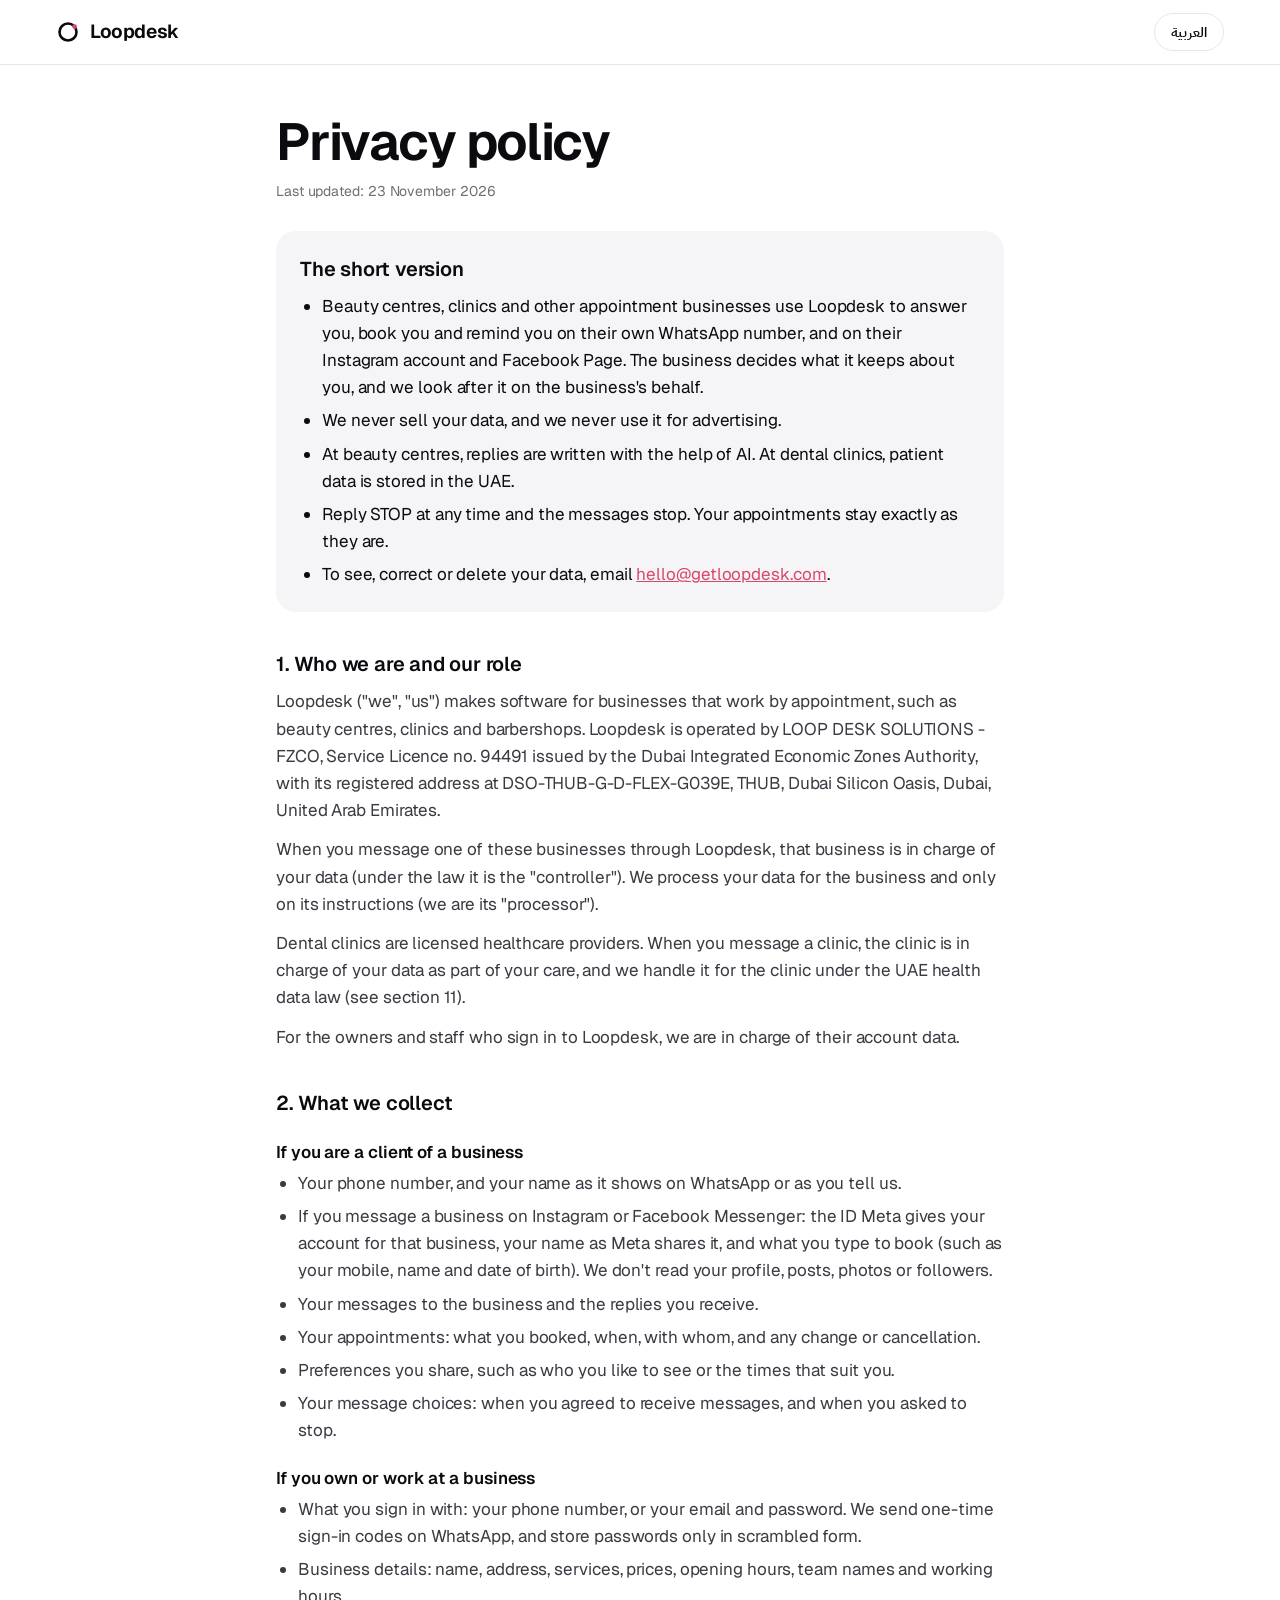
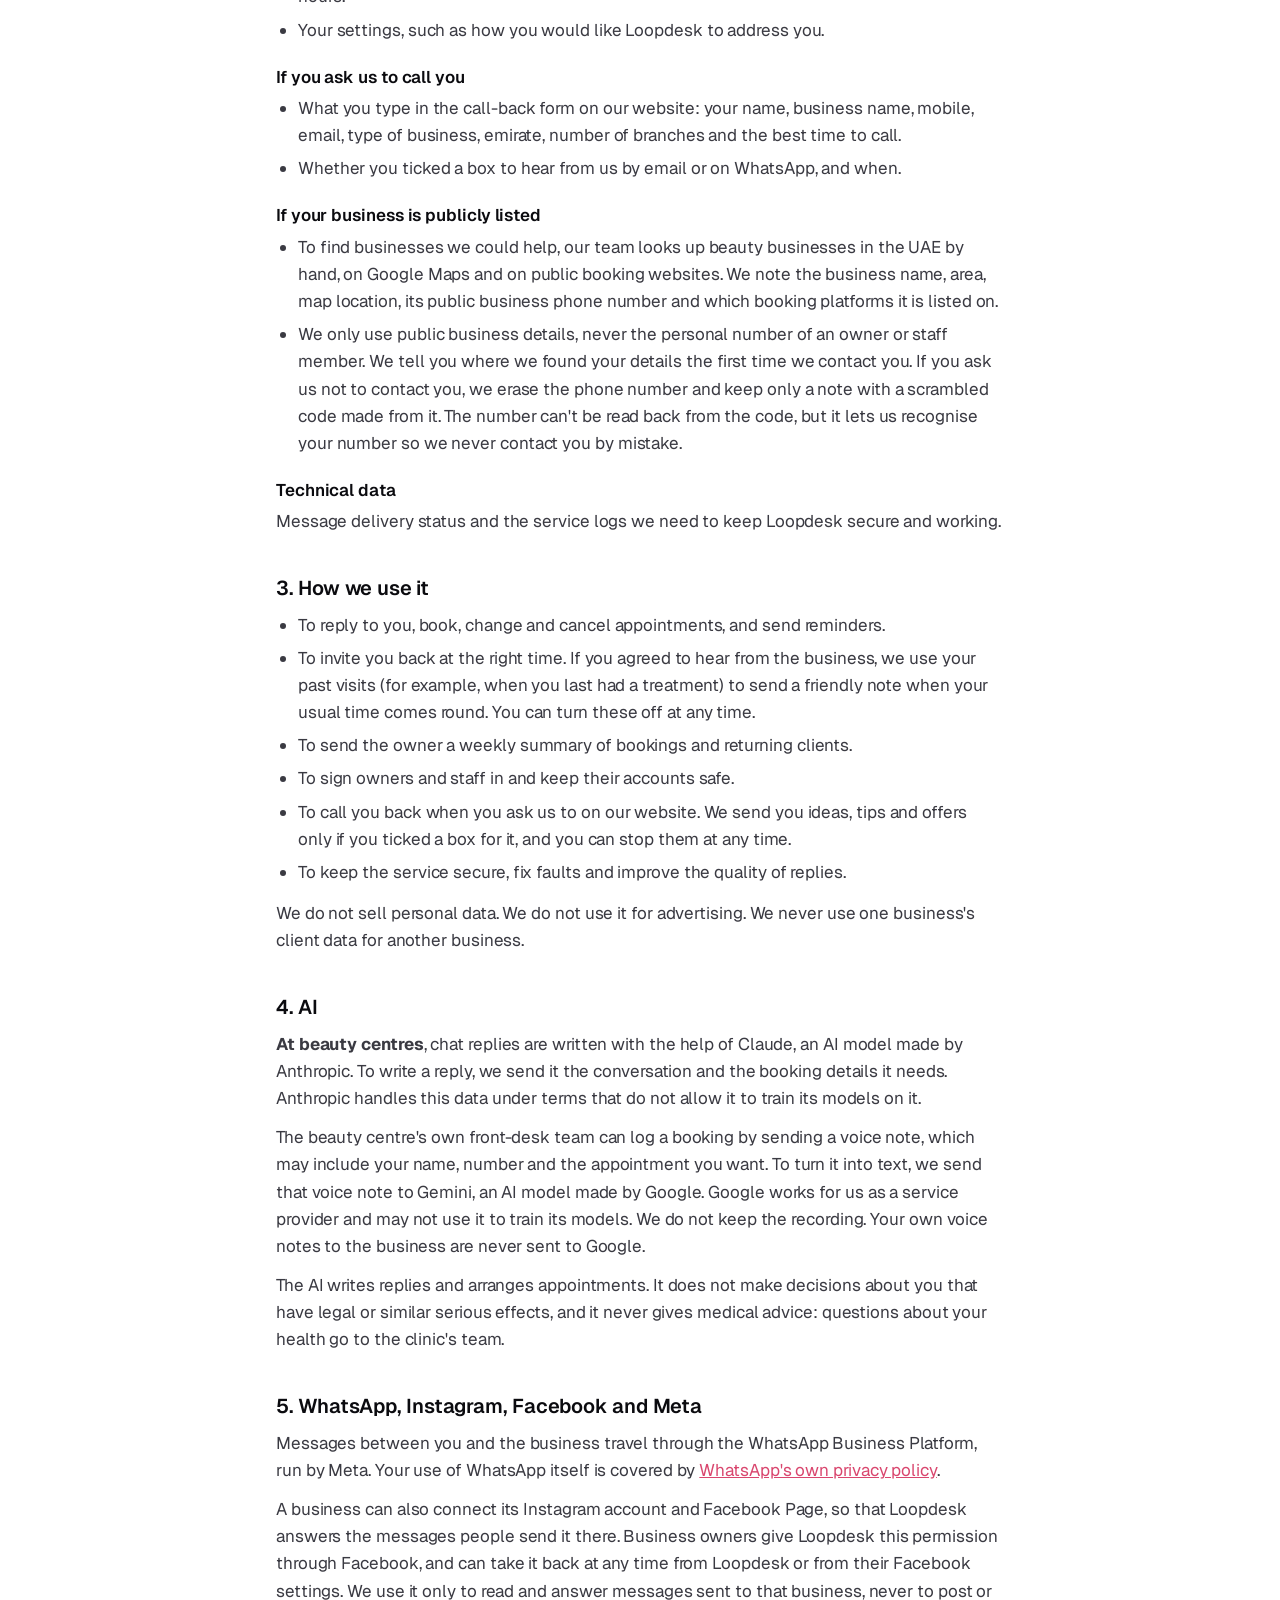
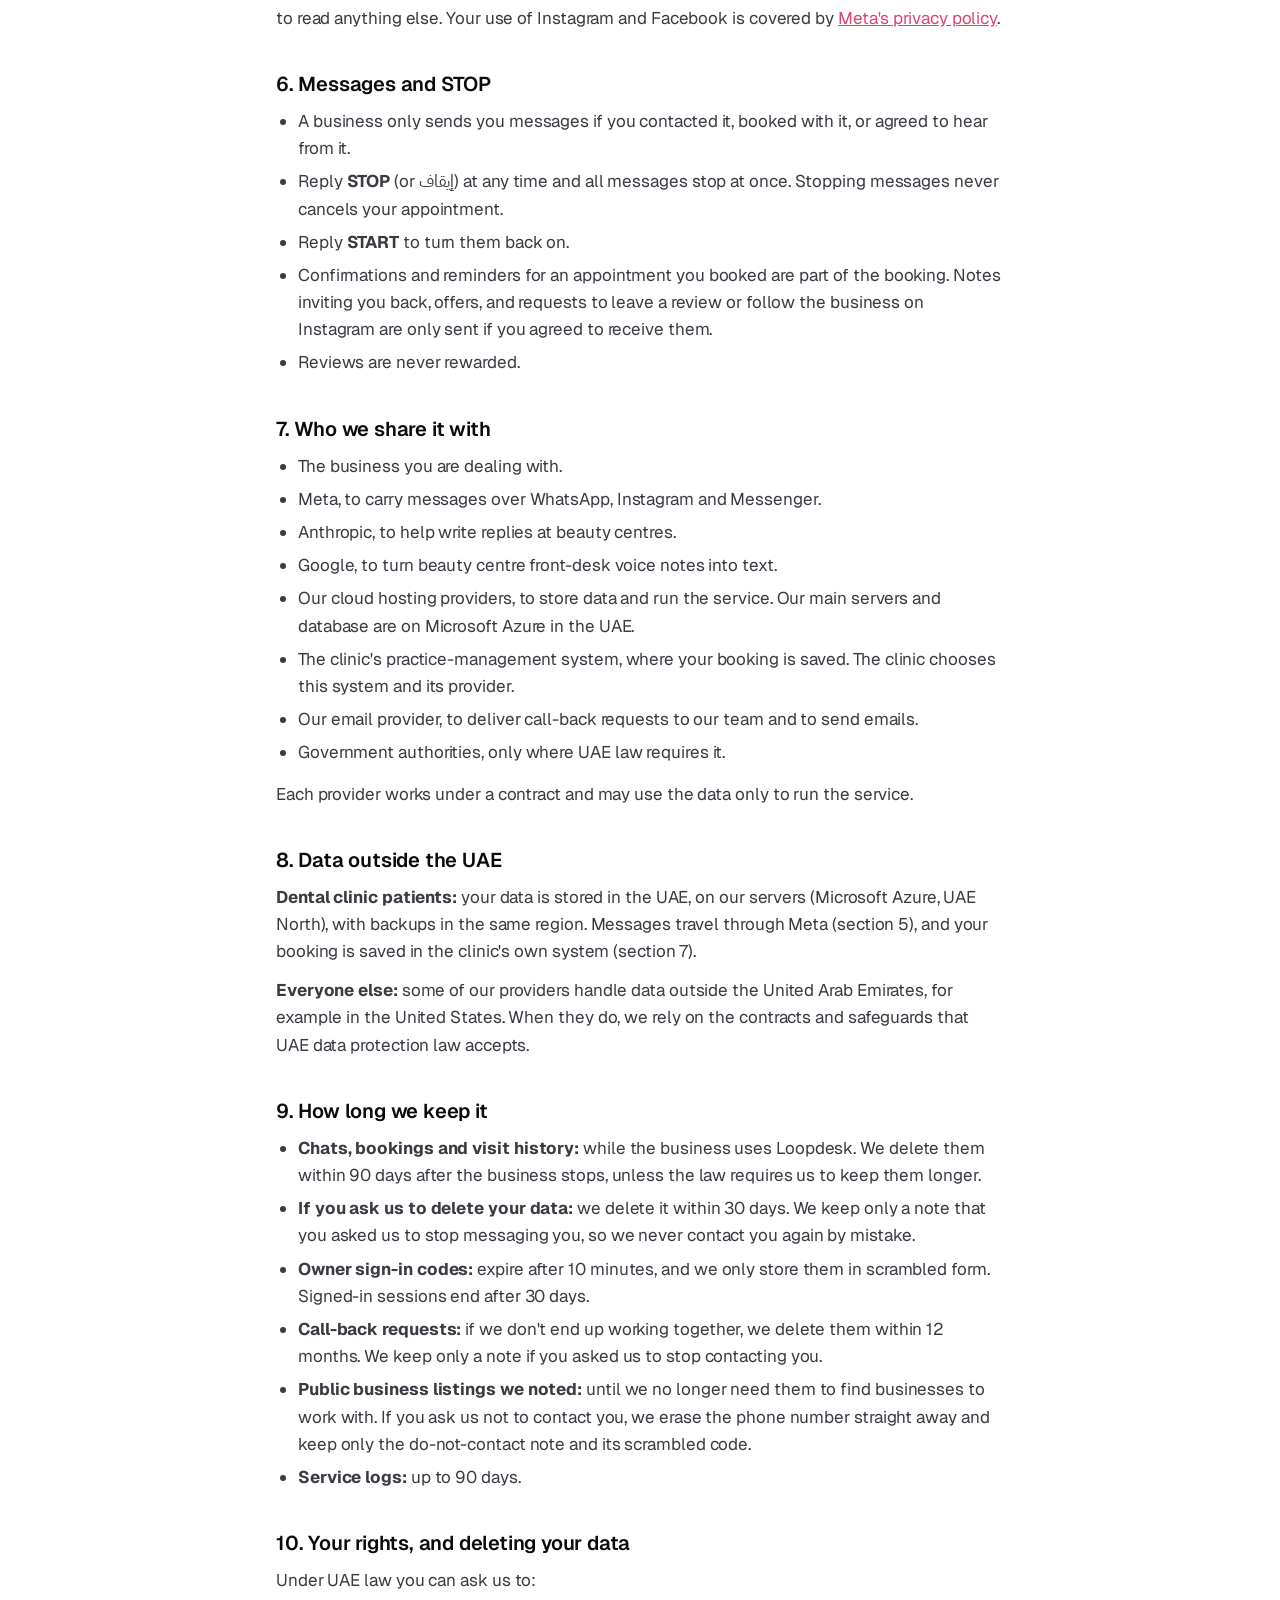
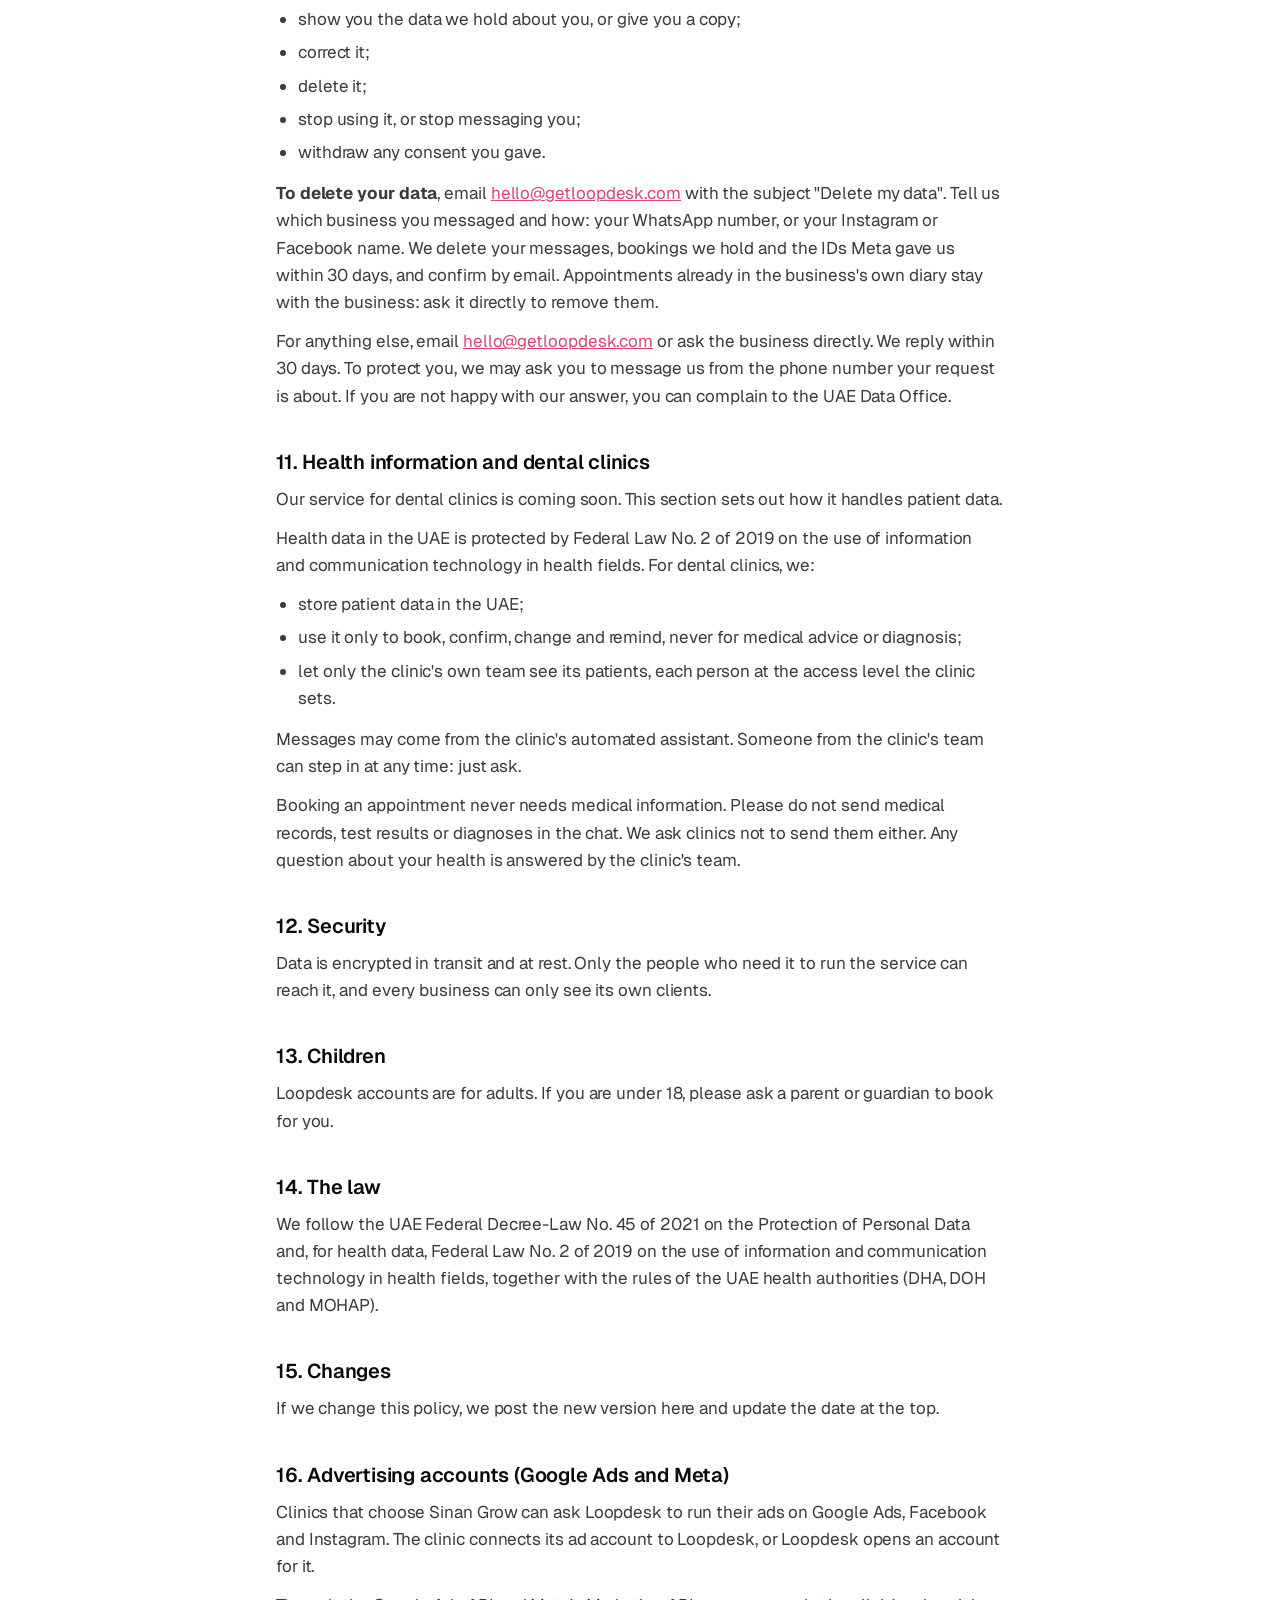
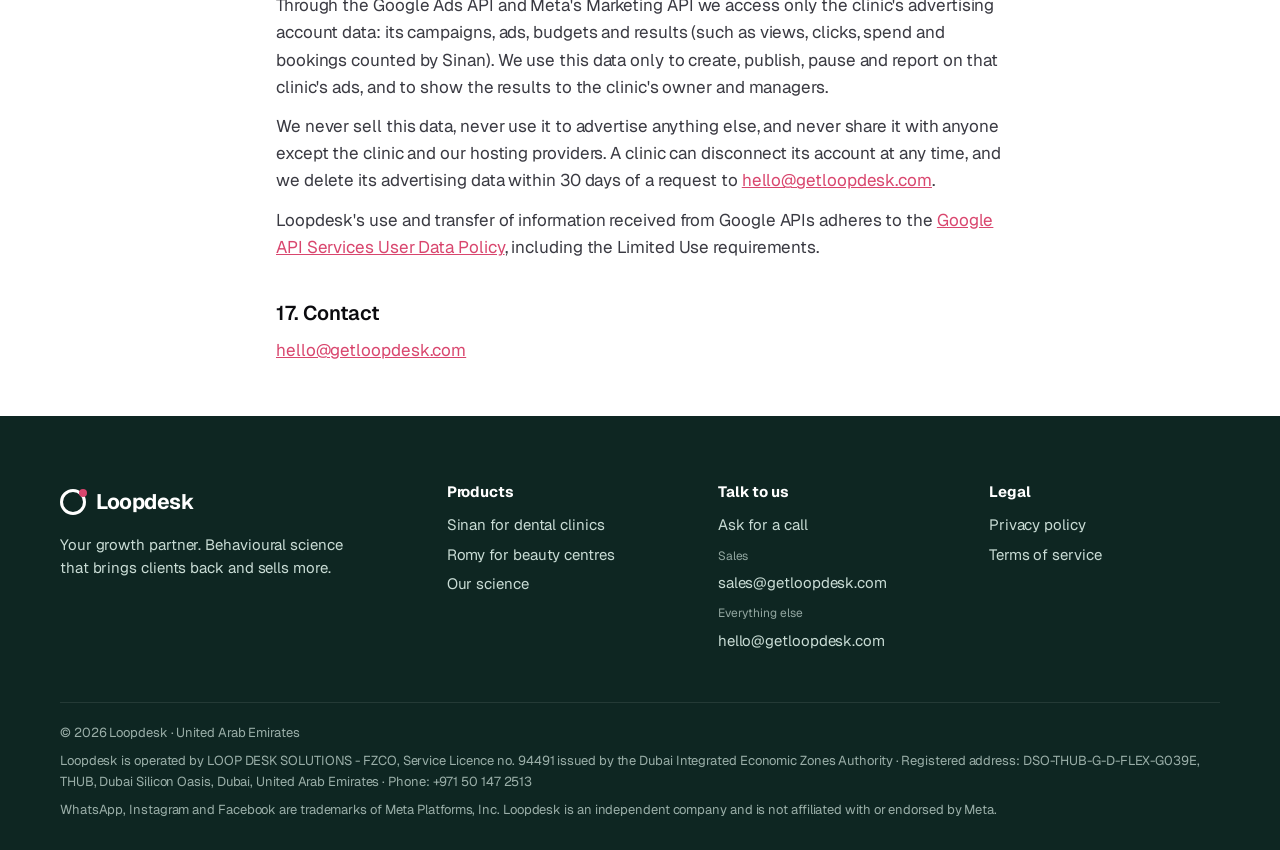
<file: privacy.html>
<!doctype html>
<html lang="en">
<head>
<meta charset="utf-8">
<meta name="viewport" content="width=device-width, initial-scale=1, viewport-fit=cover">
<title>Privacy policy · Loopdesk</title>
<meta name="description" content="How Loopdesk handles client chats, bookings and owner sign-in numbers, and how to see, correct or delete your data.">
<link rel="canonical" href="https://getloopdesk.com/privacy">
<meta property="og:type" content="website">
<meta property="og:site_name" content="Loopdesk">
<meta property="og:url" content="https://getloopdesk.com/privacy">
<meta property="og:title" content="Privacy policy · Loopdesk">
<meta property="og:description" content="How Loopdesk handles client chats, bookings and owner sign-in numbers.">
<meta property="og:image" content="https://getloopdesk.com/og-share2.png">
<link rel="icon" href="favicon.svg" type="image/svg+xml">
<link rel="apple-touch-icon" href="apple-touch-icon.png">
<link rel="preconnect" href="https://fonts.googleapis.com">
<link rel="preconnect" href="https://fonts.gstatic.com" crossorigin>
<link rel="stylesheet" href="https://fonts.googleapis.com/css2?family=Geist:wght@400;500;600;700&family=IBM+Plex+Sans+Arabic:wght@400;500;600;700&display=swap">
<script>
/* Pick the language before the page paints: ?lang=ar|en, else the visitor's choice on the home page. */
(function(){var l='en';try{l=localStorage.getItem('ld-lang')||'en'}catch(e){}
var q=/[?&]lang=(ar|en)\b/.exec(location.search);if(q)l=q[1];
var r=document.documentElement;if(l==='ar'){r.classList.add('lang-ar');r.lang='ar';r.dir='rtl'}})();
</script>
<style>
:root{
  --bg:#FFFFFF; --soft:#F5F5F7; --ink:#0B0B0F; --ink-2:#3A3A42; --muted:#6E6E78; --line:#E6E6EA;
  --rose:#D9466E; --rose-soft:#FBE8EE;
  --font:"Geist", "IBM Plex Sans Arabic", system-ui, -apple-system, "Segoe UI", sans-serif;
  --ar:"IBM Plex Sans Arabic", "Geist", "Geeza Pro", Tahoma, sans-serif;
}
@media (prefers-color-scheme: dark){:root:not([data-theme="light"]){
  --bg:#0B0B0F; --soft:#16161B; --ink:#F5F5F7; --ink-2:#D4D4DA; --muted:#A1A1AA; --line:#26262D;
  --rose:#F0739A; --rose-soft:#2A1820; color-scheme:dark}}
:root[data-theme="dark"]{
  --bg:#0B0B0F; --soft:#16161B; --ink:#F5F5F7; --ink-2:#D4D4DA; --muted:#A1A1AA; --line:#26262D;
  --rose:#F0739A; --rose-soft:#2A1820; color-scheme:dark}
*{box-sizing:border-box}
body{margin:0;background:var(--bg);color:var(--ink);font-family:var(--font);font-size:17px;line-height:1.6;-webkit-font-smoothing:antialiased;letter-spacing:-.005em}
html.lang-ar .en, html:not(.lang-ar) .ar{display:none!important}
html.lang-ar body{direction:rtl;font-family:var(--ar);letter-spacing:0;line-height:1.8}
.ltr{direction:ltr;unicode-bidi:isolate}
a{color:inherit}
a:focus-visible,button:focus-visible{outline:2px solid var(--rose);outline-offset:3px;border-radius:8px}
.wrap{max-width:760px;margin:0 auto;padding-left:max(16px, env(safe-area-inset-left, 0px));padding-right:max(16px, env(safe-area-inset-right, 0px))}
.nav{position:sticky;top:0;z-index:20;background:color-mix(in srgb, var(--bg) 82%, transparent);backdrop-filter:saturate(1.6) blur(16px);-webkit-backdrop-filter:saturate(1.6) blur(16px);border-bottom:1px solid var(--line)}
.nav .wrap{display:flex;align-items:center;justify-content:space-between;gap:16px;height:64px;max-width:1200px}
.logo{display:flex;align-items:center;gap:10px;text-decoration:none;font-weight:650;font-size:19px;letter-spacing:-.02em;font-family:var(--font)}
.logo svg{width:24px;height:24px}
.btn{display:inline-flex;align-items:center;height:38px;padding:0 16px;border-radius:999px;font:600 14px var(--ar);background:transparent;color:var(--ink);border:1px solid var(--line);cursor:pointer}
html.lang-ar .btn{font-family:var(--font)}
.btn:hover{border-color:var(--ink)}
main{padding-block:48px 40px}
h1{font-size:clamp(36px,6vw,52px);font-weight:650;letter-spacing:-.03em;line-height:1.1;margin:0 0 10px}
html.lang-ar h1{letter-spacing:0;line-height:1.35}
h2{margin:36px 0 8px;font-size:20px;font-weight:600;letter-spacing:-.01em}
html.lang-ar h2{letter-spacing:0}
/* Linked headings land below the sticky header. */
h2[id^="delete-your-data"]{scroll-margin-top:80px;outline:none}
h3{margin:20px 0 4px;font-size:17px;font-weight:600}
p,li{color:var(--ink-2);overflow-wrap:anywhere}
p{margin:0 0 12px}
ul{padding-inline-start:22px;margin:0 0 14px}
li{margin-bottom:6px}
main a{color:var(--rose)}
.updated{font-size:14px;color:var(--muted)}
.short{background:var(--soft);border-radius:20px;padding:22px 24px 10px;margin:28px 0 8px}
.short h2{margin-top:0}
.short li{color:var(--ink)}
.toc{font-size:15px;color:var(--muted);margin:22px 0 0}
.toc a{color:var(--muted)}
footer.site{background:#0E2622;color:#C9DCD5;font-size:15px;line-height:1.55}
footer.site .w{max-width:1200px;margin:0 auto;padding-block:64px 30px;padding-left:max(20px,env(safe-area-inset-left,0px));padding-right:max(20px,env(safe-area-inset-right,0px))}
footer.site .grid{display:grid;grid-template-columns:1.5fr 1fr 1fr 1fr;gap:40px}
footer.site .logo{display:flex;align-items:center;gap:10px;font-weight:700;font-size:21px;letter-spacing:-.02em;text-decoration:none;color:#fff}
footer.site .mark{width:26px;height:26px;border-radius:50%;border:3px solid currentColor;position:relative;flex:none}footer.site .mark:after{content:"";position:absolute;width:8px;height:8px;border-radius:50%;background:#D9466E;right:-4px;top:-3px}
footer.site b{color:#fff;display:block;margin-bottom:10px}footer.site a{display:block;text-decoration:none;margin:6px 0;color:inherit}footer.site a:hover{color:#fff}
footer.site p{color:#C9DCD5;margin:0}footer.site small{display:block;margin-top:10px;font-size:12px;opacity:.7}footer.site .tag{margin-top:14px;max-width:300px}
footer.site .legal{border-top:1px solid rgba(255,255,255,.12);margin-top:44px;padding-top:20px;font-size:13px;opacity:.75}footer.site .legal p+p{margin-top:8px}footer.site .legal a{display:inline;margin:0}
@media (max-width:900px){footer.site .grid{grid-template-columns:1fr 1fr}}
</style>
</head>
<body>
<svg width="0" height="0" style="position:absolute" aria-hidden="true">
  <symbol id="mark" viewBox="0 0 24 24"><circle cx="12" cy="12" r="8.5" fill="none" stroke="currentColor" stroke-width="2.6"/><circle cx="18.6" cy="6.6" r="2.4" fill="#D9466E"/></symbol>
</svg>

<header class="nav"><div class="wrap">
  <a class="logo" href="/" aria-label="Loopdesk home"><svg aria-hidden="true"><use href="#mark"/></svg>Loopdesk</a>
  <button class="btn" id="langbtn" type="button">العربية</button>
</div></header>

<main class="wrap">

<!-- ENGLISH -->
<article class="en" lang="en">
  <h1>Privacy policy</h1>
  <p class="updated">Last updated: 23 November 2026</p>

  <section class="short" aria-labelledby="en-short">
    <h2 id="en-short">The short version</h2>
    <ul>
      <li>Beauty centres, clinics and other appointment businesses use Loopdesk to answer you, book you and remind you on their own WhatsApp number, and on their Instagram account and Facebook Page. The business decides what it keeps about you, and we look after it on the business's behalf.</li>
      <li>We never sell your data, and we never use it for advertising.</li>
      <li>At beauty centres, replies are written with the help of AI. At dental clinics, patient data is stored in the UAE.</li>
      <li>Reply STOP at any time and the messages stop. Your appointments stay exactly as they are.</li>
      <li>To see, correct or delete your data, email <a href="mailto:hello@getloopdesk.com">hello@getloopdesk.com</a>.</li>
    </ul>
  </section>

  <h2>1. Who we are and our role</h2>
  <p>Loopdesk ("we", "us") makes software for businesses that work by appointment, such as beauty centres, clinics and barbershops. Loopdesk is operated by LOOP DESK SOLUTIONS - FZCO, Service Licence no. 94491 issued by the Dubai Integrated Economic Zones Authority, with its registered address at DSO-THUB-G-D-FLEX-G039E, THUB, Dubai Silicon Oasis, Dubai, United Arab Emirates.</p>
  <p>When you message one of these businesses through Loopdesk, that business is in charge of your data (under the law it is the "controller"). We process your data for the business and only on its instructions (we are its "processor").</p>
  <p>Dental clinics are licensed healthcare providers. When you message a clinic, the clinic is in charge of your data as part of your care, and we handle it for the clinic under the UAE health data law (see section 11).</p>
  <p>For the owners and staff who sign in to Loopdesk, we are in charge of their account data.</p>

  <h2>2. What we collect</h2>
  <h3>If you are a client of a business</h3>
  <ul>
    <li>Your phone number, and your name as it shows on WhatsApp or as you tell us.</li>
    <li>If you message a business on Instagram or Facebook Messenger: the ID Meta gives your account for that business, your name as Meta shares it, and what you type to book (such as your mobile, name and date of birth). We don't read your profile, posts, photos or followers.</li>
    <li>Your messages to the business and the replies you receive.</li>
    <li>Your appointments: what you booked, when, with whom, and any change or cancellation.</li>
    <li>Preferences you share, such as who you like to see or the times that suit you.</li>
    <li>Your message choices: when you agreed to receive messages, and when you asked to stop.</li>
  </ul>
  <h3>If you own or work at a business</h3>
  <ul>
    <li>What you sign in with: your phone number, or your email and password. We send one-time sign-in codes on WhatsApp, and store passwords only in scrambled form.</li>
    <li>Business details: name, address, services, prices, opening hours, team names and working hours.</li>
    <li>Your settings, such as how you would like Loopdesk to address you.</li>
  </ul>
  <h3>If you ask us to call you</h3>
  <ul>
    <li>What you type in the call-back form on our website: your name, business name, mobile, email, type of business, emirate, number of branches and the best time to call.</li>
    <li>Whether you ticked a box to hear from us by email or on WhatsApp, and when.</li>
  </ul>
  <h3>If your business is publicly listed</h3>
  <ul>
    <li>To find businesses we could help, our team looks up beauty businesses in the UAE by hand, on Google Maps and on public booking websites. We note the business name, area, map location, its public business phone number and which booking platforms it is listed on.</li>
    <li>We only use public business details, never the personal number of an owner or staff member. We tell you where we found your details the first time we contact you. If you ask us not to contact you, we erase the phone number and keep only a note with a scrambled code made from it. The number can't be read back from the code, but it lets us recognise your number so we never contact you by mistake.</li>
  </ul>
  <h3>Technical data</h3>
  <p>Message delivery status and the service logs we need to keep Loopdesk secure and working.</p>

  <h2>3. How we use it</h2>
  <ul>
    <li>To reply to you, book, change and cancel appointments, and send reminders.</li>
    <li>To invite you back at the right time. If you agreed to hear from the business, we use your past visits (for example, when you last had a treatment) to send a friendly note when your usual time comes round. You can turn these off at any time.</li>
    <li>To send the owner a weekly summary of bookings and returning clients.</li>
    <li>To sign owners and staff in and keep their accounts safe.</li>
    <li>To call you back when you ask us to on our website. We send you ideas, tips and offers only if you ticked a box for it, and you can stop them at any time.</li>
    <li>To keep the service secure, fix faults and improve the quality of replies.</li>
  </ul>
  <p>We do not sell personal data. We do not use it for advertising. We never use one business's client data for another business.</p>

  <h2>4. AI</h2>
  <p><b>At beauty centres</b>, chat replies are written with the help of Claude, an AI model made by Anthropic. To write a reply, we send it the conversation and the booking details it needs. Anthropic handles this data under terms that do not allow it to train its models on it.</p>
  <p>The beauty centre's own front-desk team can log a booking by sending a voice note, which may include your name, number and the appointment you want. To turn it into text, we send that voice note to Gemini, an AI model made by Google. Google works for us as a service provider and may not use it to train its models. We do not keep the recording. Your own voice notes to the business are never sent to Google.</p>
  <p>The AI writes replies and arranges appointments. It does not make decisions about you that have legal or similar serious effects, and it never gives medical advice: questions about your health go to the clinic's team.</p>

  <h2>5. WhatsApp, Instagram, Facebook and Meta</h2>
  <p>Messages between you and the business travel through the WhatsApp Business Platform, run by Meta. Your use of WhatsApp itself is covered by <a href="https://www.whatsapp.com/legal/privacy-policy" rel="noopener">WhatsApp's own privacy policy</a>.</p>
  <p>A business can also connect its Instagram account and Facebook Page, so that Loopdesk answers the messages people send it there. Business owners give Loopdesk this permission through Facebook, and can take it back at any time from Loopdesk or from their Facebook settings. We use it only to read and answer messages sent to that business, never to post or to read anything else. Your use of Instagram and Facebook is covered by <a href="https://www.facebook.com/privacy/policy" rel="noopener">Meta's privacy policy</a>.</p>

  <h2>6. Messages and STOP</h2>
  <ul>
    <li>A business only sends you messages if you contacted it, booked with it, or agreed to hear from it.</li>
    <li>Reply <b>STOP</b> (or <span lang="ar">إيقاف</span>) at any time and all messages stop at once. Stopping messages never cancels your appointment.</li>
    <li>Reply <b>START</b> to turn them back on.</li>
    <li>Confirmations and reminders for an appointment you booked are part of the booking. Notes inviting you back, offers, and requests to leave a review or follow the business on Instagram are only sent if you agreed to receive them.</li>
    <li>Reviews are never rewarded.</li>
  </ul>

  <h2>7. Who we share it with</h2>
  <ul>
    <li>The business you are dealing with.</li>
    <li>Meta, to carry messages over WhatsApp, Instagram and Messenger.</li>
    <li>Anthropic, to help write replies at beauty centres.</li>
    <li>Google, to turn beauty centre front-desk voice notes into text.</li>
    <li>Our cloud hosting providers, to store data and run the service. Our main servers and database are on Microsoft Azure in the UAE.</li>
    <li>The clinic's practice-management system, where your booking is saved. The clinic chooses this system and its provider.</li>
    <li>Our email provider, to deliver call-back requests to our team and to send emails.</li>
    <li>Government authorities, only where UAE law requires it.</li>
  </ul>
  <p>Each provider works under a contract and may use the data only to run the service.</p>

  <h2>8. Data outside the UAE</h2>
  <p><b>Dental clinic patients:</b> your data is stored in the UAE, on our servers (Microsoft Azure, UAE North), with backups in the same region. Messages travel through Meta (section 5), and your booking is saved in the clinic's own system (section 7).</p>
  <p><b>Everyone else:</b> some of our providers handle data outside the United Arab Emirates, for example in the United States. When they do, we rely on the contracts and safeguards that UAE data protection law accepts.</p>

  <h2>9. How long we keep it</h2>
  <ul>
    <li><b>Chats, bookings and visit history:</b> while the business uses Loopdesk. We delete them within 90 days after the business stops, unless the law requires us to keep them longer.</li>
    <li><b>If you ask us to delete your data:</b> we delete it within 30 days. We keep only a note that you asked us to stop messaging you, so we never contact you again by mistake.</li>
    <li><b>Owner sign-in codes:</b> expire after 10 minutes, and we only store them in scrambled form. Signed-in sessions end after 30 days.</li>
    <li><b>Call-back requests:</b> if we don't end up working together, we delete them within 12 months. We keep only a note if you asked us to stop contacting you.</li>
    <li><b>Public business listings we noted:</b> until we no longer need them to find businesses to work with. If you ask us not to contact you, we erase the phone number straight away and keep only the do-not-contact note and its scrambled code.</li>
    <li><b>Service logs:</b> up to 90 days.</li>
  </ul>

  <h2 id="delete-your-data" tabindex="-1">10. Your rights, and deleting your data</h2>
  <p>Under UAE law you can ask us to:</p>
  <ul>
    <li>show you the data we hold about you, or give you a copy;</li>
    <li>correct it;</li>
    <li>delete it;</li>
    <li>stop using it, or stop messaging you;</li>
    <li>withdraw any consent you gave.</li>
  </ul>
  <p><b>To delete your data</b>, email <a href="mailto:hello@getloopdesk.com?subject=Delete%20my%20data">hello@getloopdesk.com</a> with the subject "Delete my data". Tell us which business you messaged and how: your WhatsApp number, or your Instagram or Facebook name. We delete your messages, bookings we hold and the IDs Meta gave us within 30 days, and confirm by email. Appointments already in the business's own diary stay with the business: ask it directly to remove them.</p>
  <p>For anything else, email <a href="mailto:hello@getloopdesk.com">hello@getloopdesk.com</a> or ask the business directly. We reply within 30 days. To protect you, we may ask you to message us from the phone number your request is about. If you are not happy with our answer, you can complain to the UAE Data Office.</p>

  <h2>11. Health information and dental clinics</h2>
  <p>Our service for dental clinics is coming soon. This section sets out how it handles patient data.</p>
  <p>Health data in the UAE is protected by Federal Law No. 2 of 2019 on the use of information and communication technology in health fields. For dental clinics, we:</p>
  <ul>
    <li>store patient data in the UAE;</li>
    <li>use it only to book, confirm, change and remind, never for medical advice or diagnosis;</li>
    <li>let only the clinic's own team see its patients, each person at the access level the clinic sets.</li>
  </ul>
  <p>Messages may come from the clinic's automated assistant. Someone from the clinic's team can step in at any time: just ask.</p>
  <p>Booking an appointment never needs medical information. Please do not send medical records, test results or diagnoses in the chat. We ask clinics not to send them either. Any question about your health is answered by the clinic's team.</p>

  <h2>12. Security</h2>
  <p>Data is encrypted in transit and at rest. Only the people who need it to run the service can reach it, and every business can only see its own clients.</p>

  <h2>13. Children</h2>
  <p>Loopdesk accounts are for adults. If you are under 18, please ask a parent or guardian to book for you.</p>

  <h2>14. The law</h2>
  <p>We follow the UAE Federal Decree-Law No. 45 of 2021 on the Protection of Personal Data and, for health data, Federal Law No. 2 of 2019 on the use of information and communication technology in health fields, together with the rules of the UAE health authorities (DHA, DOH and MOHAP).</p>

  <h2>15. Changes</h2>
  <p>If we change this policy, we post the new version here and update the date at the top.</p>

  <h2 id="ads">16. Advertising accounts (Google Ads and Meta)</h2>
  <p>Clinics that choose Sinan Grow can ask Loopdesk to run their ads on Google Ads, Facebook and Instagram. The clinic connects its ad account to Loopdesk, or Loopdesk opens an account for it.</p>
  <p>Through the Google Ads API and Meta's Marketing API we access only the clinic's advertising account data: its campaigns, ads, budgets and results (such as views, clicks, spend and bookings counted by Sinan). We use this data only to create, publish, pause and report on that clinic's ads, and to show the results to the clinic's owner and managers.</p>
  <p>We never sell this data, never use it to advertise anything else, and never share it with anyone except the clinic and our hosting providers. A clinic can disconnect its account at any time, and we delete its advertising data within 30 days of a request to <a href="mailto:hello@getloopdesk.com">hello@getloopdesk.com</a>.</p>
  <p>Loopdesk's use and transfer of information received from Google APIs adheres to the <a href="https://developers.google.com/terms/api-services-user-data-policy" rel="noopener">Google API Services User Data Policy</a>, including the Limited Use requirements.</p>

  <h2>17. Contact</h2>
  <p><a href="mailto:hello@getloopdesk.com">hello@getloopdesk.com</a></p>
</article>

<!-- ARABIC -->
<article class="ar" lang="ar">
  <h1>سياسة الخصوصية</h1>
  <p class="updated">آخر تحديث: 23 نوفمبر 2026</p>

  <section class="short" aria-labelledby="ar-short">
    <h2 id="ar-short">باختصار</h2>
    <ul>
      <li>تستخدم مراكز التجميل والعيادات وغيرها من الأعمال التي تعمل بالمواعيد Loopdesk للردّ عليكم وحجز مواعيدكم وتذكيركم بها، عبر رقم WhatsApp الخاص بها، وحسابها على Instagram وصفحتها على Facebook. مقدّم الخدمة هو من يقرّر ما يحتفظ به من بياناتكم، ونحن نرعاها نيابةً عنه.</li>
      <li>لا نبيع بياناتكم أبدًا، ولا نستخدمها في الإعلانات.</li>
      <li>في مراكز التجميل، تُكتب الردود بمساعدة الذكاء الاصطناعي. أمّا في عيادات الأسنان، فتُحفظ بيانات المرضى داخل الدولة.</li>
      <li>أرسلوا «إيقاف» أو STOP في أي وقت فتتوقف الرسائل، وتبقى مواعيدكم كما هي تمامًا.</li>
      <li>للاطلاع على بياناتكم أو تصحيحها أو حذفها، راسلونا على <a href="mailto:hello@getloopdesk.com" class="ltr">hello@getloopdesk.com</a>.</li>
    </ul>
  </section>

  <h2>1. من نحن وما دورنا</h2>
  <p>Loopdesk شركة تقنية تصنع برامج للأعمال التي تعمل بالمواعيد، مثل مراكز التجميل والعيادات وصالونات الحلاقة. وتشغّلها شركة لوب ديسك سولوشنز - ش م ح، بموجب رخصة مهنية رقم <span class="ltr">94491</span> صادرة عن سلطة دبي للمناطق الاقتصادية المتكاملة، وعنوانها المسجّل <span class="ltr">DSO-THUB-G-D-FLEX-G039E</span>، مبنى <span class="ltr">THUB</span>، واحة دبي للسيليكون، دبي، الإمارات العربية المتحدة.</p>
  <p>حين تراسلون أحد هذه الأعمال عبر Loopdesk، يكون مقدّم الخدمة هو صاحب القرار في بياناتكم (ويسمّيه القانون «المتحكّم»)، ونعالج نحن هذه البيانات لحسابه ووفق تعليماته فقط (فنكون «المعالج»).</p>
  <p>وعيادات الأسنان جهات صحية مرخّصة. فحين تراسلون عيادة، تكون العيادة صاحبة القرار في بياناتكم ضمن رعايتها لكم، ونتعامل نحن مع هذه البيانات لحسابها وفق قانون البيانات الصحية في الدولة (انظروا البند 11).</p>
  <p>أمّا أصحاب الأعمال وفرقهم الذين يدخلون إلى Loopdesk، فنحن المسؤولون عن بيانات حساباتهم.</p>

  <h2>2. ما نجمعه</h2>
  <h3>إن كنتم من عملاء مقدّم الخدمة</h3>
  <ul>
    <li>رقم هاتفكم، واسمكم كما يظهر في WhatsApp أو كما تكتبونه لنا.</li>
    <li>إن راسلتم مقدّم الخدمة عبر Instagram أو Facebook Messenger: المعرّف الذي تمنحه Meta لحسابكم لدى مقدّم الخدمة، واسمكم كما تشاركه Meta، وما تكتبونه للحجز (مثل رقم الهاتف والاسم وتاريخ الميلاد). ولا نطّلع على ملفّكم الشخصي أو منشوراتكم أو صوركم أو متابعيكم.</li>
    <li>رسائلكم إلى مقدّم الخدمة والردود التي تصلكم.</li>
    <li>مواعيدكم: ما حجزتموه، ومتى، ومع من، وأيّ تعديل أو إلغاء.</li>
    <li>ما تشاركونه من تفضيلات، مثل من تفضّلون أن يخدمكم أو الأوقات التي تناسبكم.</li>
    <li>اختياراتكم بشأن الرسائل: متى وافقتم على تلقّيها، ومتى طلبتم إيقافها.</li>
  </ul>
  <h3>إن كنتم أصحاب عمل أو من فريقه</h3>
  <ul>
    <li>ما تدخلون به: رقم هاتفكم، أو بريدكم الإلكتروني وكلمة المرور. ونرسل رموز الدخول المؤقّتة عبر WhatsApp، ولا نحفظ كلمات المرور إلا بصيغة مشفّرة.</li>
    <li>بيانات العمل: الاسم، والعنوان، والخدمات، والأسعار، وساعات العمل، وأسماء الفريق وأوقات دوامهم.</li>
    <li>إعداداتكم، مثل الصيغة التي تفضّلون أن يخاطبكم بها Loopdesk.</li>
  </ul>
  <h3>إن طلبتم أن نتصل بكم</h3>
  <ul>
    <li>ما تكتبونه في نموذج طلب الاتصال على موقعنا: الاسم، واسم العمل، ورقم الجوال، والبريد الإلكتروني، ونوع العمل، والإمارة، وعدد الفروع، وأنسب وقت للاتصال.</li>
    <li>إن اخترتم أن تصلكم رسائلنا بالبريد الإلكتروني أو عبر WhatsApp، ومتى اخترتم ذلك.</li>
  </ul>
  <h3>إذا كانت بياناتكم التجارية منشورة على الإنترنت</h3>
  <ul>
    <li>للتعرّف على المراكز التي يمكننا مساعدتها، يبحث فريقنا يدويًا عن مراكز التجميل في الإمارات على خرائط Google ومواقع حجز المواعيد المتاحة للجميع. ونسجّل اسم المركز، والمنطقة، وموقعه على الخريطة، ورقم هاتفه التجاري المنشور، ومنصّات الحجز المُدرج عليها.</li>
    <li>نستخدم بيانات المركز المنشورة فقط، ولا نستخدم أبدًا الرقم الشخصي لصاحبة المركز أو لإحدى موظفاته. ونخبركم من أين حصلنا على بياناتكم في أوّل تواصل معكم. وإن طلبتم ألّا نتواصل معكم، نحذف رقم الهاتف ونحتفظ فقط بملاحظة ورمز مشفّر مأخوذ منه. لا يمكن استرجاع الرقم من هذا الرمز، لكنه يتيح لنا التعرّف على رقمكم كي لا نتواصل معكم مرّة أخرى عن طريق الخطأ.</li>
  </ul>
  <h3>بيانات تقنية</h3>
  <p>حالة تسليم الرسائل، وسجلّات التشغيل التي نحتاجها لحماية Loopdesk وإبقائه يعمل كما ينبغي.</p>

  <h2>3. كيف نستخدمها</h2>
  <ul>
    <li>للردّ عليكم، وحجز المواعيد وتعديلها وإلغائها، وتذكيركم بها.</li>
    <li>لدعوتكم إلى العودة في الوقت المناسب: إن وافقتم على تلقّي رسائل مقدّم الخدمة، نستعين بزياراتكم السابقة (كتاريخ آخر جلسة) لنرسل إليكم تذكيرًا لطيفًا حين يحين موعدكم المعتاد. ويمكنكم إيقاف ذلك متى شئتم.</li>
    <li>لإرسال ملخّص أسبوعي إلى صاحب العمل عن الحجوزات والعملاء العائدين.</li>
    <li>لتسجيل دخول أصحاب الأعمال وفرقهم، وحماية حساباتهم.</li>
    <li>للاتصال بكم حين تطلبون ذلك عبر موقعنا. ولا نرسل إليكم أفكارًا ونصائح وعروضًا إلا إن اخترتم ذلك، ويمكنكم إيقافها متى شئتم.</li>
    <li>لحماية الخدمة، وإصلاح أعطالها، والارتقاء بجودة الردود.</li>
  </ul>
  <p>لا نبيع البيانات الشخصية، ولا نستخدمها في الإعلانات، ولا نستعمل بيانات عملاء مقدّم خدمة لصالح مقدّم خدمة آخر أبدًا.</p>

  <h2>4. الذكاء الاصطناعي</h2>
  <p><b>في مراكز التجميل</b>، تُكتب ردود المحادثة بمساعدة Claude، وهو نموذج ذكاء اصطناعي من شركة Anthropic. ولكي يكتب الردّ، نرسل إليه نصّ المحادثة وما يلزم من تفاصيل الحجز. وتتعامل Anthropic مع هذه البيانات وفق شروط لا تسمح لها باستخدامها في تدريب نماذجها.</p>
  <p>يمكن لفريق الاستقبال في مركز التجميل تسجيل الحجز برسالة صوتية، قد تتضمّن اسمكم ورقمكم والموعد الذي تطلبونه. ولتحويلها إلى نصّ، نرسل تلك الرسالة الصوتية إلى Gemini، وهو نموذج ذكاء اصطناعي من شركة Google. وتعمل Google لصالحنا بصفتها مزوّد خدمة، ولا يحقّ لها استخدامها في تدريب نماذجها. ولا نحتفظ بالتسجيل. أمّا رسائلكم الصوتية أنتم إلى مقدّم الخدمة فلا تُرسل إلى Google أبدًا.</p>
  <p>يكتب الذكاء الاصطناعي الردود وينظّم المواعيد، ولا يتّخذ بشأنكم أيّ قرار له أثر قانوني أو أثر جسيم مماثل، ولا يقدّم أيّ نصيحة طبية: فأسئلتكم الصحية يجيب عنها فريق العيادة.</p>

  <h2>5. WhatsApp وInstagram وFacebook وشركة Meta</h2>
  <p>تمرّ الرسائل بينكم وبين مقدّم الخدمة عبر منصّة WhatsApp Business التي تديرها شركة Meta. أمّا استخدامكم لتطبيق WhatsApp نفسه فتحكمه <a href="https://www.whatsapp.com/legal/privacy-policy" rel="noopener">سياسة الخصوصية الخاصة بـ WhatsApp</a>.</p>
  <p>ويمكن للأعمال أيضًا ربط حساباتها على Instagram وصفحاتها على Facebook، ليردّ Loopdesk على الرسائل التي تصلها هناك. ويمنح أصحابها Loopdesk هذا الإذن عبر Facebook، ويمكنهم سحبه في أيّ وقت من Loopdesk أو من إعدادات Facebook. ولا نستخدم هذا الإذن إلا لقراءة الرسائل المرسلة إلى هذه الأعمال والردّ عليها، فلا ننشر شيئًا ولا نطّلع على أيّ شيء آخر. أمّا استخدامكم لـ Instagram وFacebook فتحكمه <a href="https://www.facebook.com/privacy/policy" rel="noopener">سياسة الخصوصية الخاصة بشركة Meta</a>.</p>

  <h2>6. الرسائل وطلب الإيقاف</h2>
  <ul>
    <li>لا يراسلكم مقدّم الخدمة إلا إذا تواصلتم معه، أو حجزتم لديه، أو وافقتم على تلقّي رسائله.</li>
    <li>أرسلوا <b>«إيقاف»</b> أو <b class="ltr">STOP</b> في أي وقت، فتتوقف الرسائل كلّها فورًا. ولا يُلغي إيقاف الرسائل موعدكم أبدًا.</li>
    <li>وأرسلوا <b>«استئناف»</b> أو <b class="ltr">START</b> لإعادة تشغيلها.</li>
    <li>رسائل تأكيد الموعد الذي حجزتموه والتذكير به جزء من الحجز. أمّا دعوات العودة والعروض، وطلب تقييمكم أو متابعة الحساب على Instagram، فلا تصلكم إلا إن وافقتم على تلقّيها.</li>
    <li>لا تُقدَّم أيّ مكافأة مقابل التقييم.</li>
  </ul>

  <h2>7. مع من نشاركها</h2>
  <ul>
    <li>مقدّم الخدمة الذي تتعاملون معه.</li>
    <li>شركة Meta، لنقل الرسائل عبر WhatsApp وInstagram وMessenger.</li>
    <li>شركة Anthropic، للمساعدة في كتابة الردود في مراكز التجميل.</li>
    <li>شركة Google، لتحويل الرسائل الصوتية من فريق الاستقبال في مراكز التجميل إلى نصّ.</li>
    <li>مزوّدو الاستضافة السحابية، لتخزين البيانات وتشغيل الخدمة. وخوادمنا الرئيسية وقاعدة بياناتنا على Microsoft Azure داخل الدولة.</li>
    <li>نظام إدارة العيادة الذي يُحفظ فيه حجزكم، وتختار العيادة هذا النظام ومزوّده.</li>
    <li>مزوّد البريد الإلكتروني، لإيصال طلبات الاتصال إلى فريقنا ولإرسال الرسائل البريدية.</li>
    <li>الجهات الحكومية، حين يُلزمنا القانون الإماراتي بذلك فقط.</li>
  </ul>
  <p>يعمل كلّ مزوّد بموجب عقد، ولا يحقّ له استخدام البيانات إلا لتشغيل الخدمة.</p>

  <h2>8. البيانات خارج الدولة</h2>
  <p><b>مرضى عيادات الأسنان:</b> تُحفظ بياناتكم داخل الدولة، على خوادمنا (Microsoft Azure، منطقة <span class="ltr">UAE North</span>)، مع النسخ الاحتياطية في المنطقة نفسها. وتمرّ الرسائل عبر Meta (البند 5)، ويُحفظ حجزكم في نظام العيادة (البند 7).</p>
  <p><b>في غير ذلك:</b> قد يعالج بعض مزوّدينا البيانات خارج دولة الإمارات العربية المتحدة، في الولايات المتحدة مثلًا. وفي هذه الحال نعتمد على العقود والضمانات التي يقرّها قانون حماية البيانات في الدولة.</p>

  <h2>9. مدّة الاحتفاظ</h2>
  <ul>
    <li><b>المحادثات والحجوزات وسجلّ الزيارات:</b> طوال مدّة استخدام مقدّم الخدمة لـ Loopdesk، ثم نحذفها خلال 90 يومًا من توقّفه، ما لم يُلزمنا القانون بالاحتفاظ بها مدّة أطول.</li>
    <li><b>إن طلبتم حذف بياناتكم:</b> نحذفها خلال 30 يومًا، ولا نُبقي إلا على ملاحظة بأنكم طلبتم إيقاف الرسائل، كي لا نراسلكم مرّة أخرى عن طريق الخطأ.</li>
    <li><b>رموز دخول أصحاب الأعمال:</b> تنتهي صلاحيتها بعد 10 دقائق، ولا نحفظها إلا بصيغة مشفّرة لا تُقرأ. وتنتهي جلسة الدخول بعد 30 يومًا.</li>
    <li><b>طلبات الاتصال:</b> إن لم يجمعنا عمل، نحذفها خلال 12 شهرًا، ونحتفظ فقط بملاحظة إن طلبتم ألّا نتواصل معكم.</li>
    <li><b>بيانات الأعمال المنشورة التي سجّلناها:</b> نحتفظ بهذه البيانات ما دمنا نحتاج إليها للبحث عن مراكز قد تستفيد من خدماتنا. وإن طلبتم ألّا نتواصل معكم، نحذف رقم الهاتف فورًا ونحتفظ فقط بملاحظة عدم التواصل ورمزها المشفّر.</li>
    <li><b>سجلّات التشغيل:</b> حتى 90 يومًا.</li>
  </ul>

  <h2 id="delete-your-data-ar" tabindex="-1">10. حقوقكم، وحذف بياناتكم</h2>
  <p>يكفل لكم القانون الإماراتي أن تطلبوا منّا:</p>
  <ul>
    <li>الاطلاع على بياناتكم لدينا، أو الحصول على نسخة منها؛</li>
    <li>تصحيحها؛</li>
    <li>حذفها؛</li>
    <li>التوقّف عن استخدامها، أو التوقّف عن مراسلتكم؛</li>
    <li>سحب أيّ موافقة منحتموها.</li>
  </ul>
  <p><b>لحذف بياناتكم</b>، راسلونا على <a href="mailto:hello@getloopdesk.com?subject=Delete%20my%20data" class="ltr">hello@getloopdesk.com</a> بعنوان <span class="ltr">"Delete my data"</span>، واذكروا مقدّم الخدمة الذي راسلتموه وطريقة المراسلة: رقم WhatsApp، أو اسمكم على Instagram أو Facebook. نحذف رسائلكم والحجوزات المحفوظة لدينا والمعرّفات التي منحتنا إيّاها Meta خلال 30 يومًا، ونؤكّد ذلك بالبريد الإلكتروني. أمّا المواعيد المسجّلة في جدول مواعيد مقدّم الخدمة نفسه فتبقى لديه، ويمكنكم أن تطلبوا منه حذفها مباشرةً.</p>
  <p>ولأيّ طلب آخر، راسلونا على <a href="mailto:hello@getloopdesk.com" class="ltr">hello@getloopdesk.com</a> أو اطلبوا ذلك من مقدّم الخدمة مباشرةً، وسنردّ خلال 30 يومًا. وحرصًا على حمايتكم، قد نطلب أن تراسلونا من رقم الهاتف الذي يخصّه الطلب. وإن لم يُرضِكم ردّنا، يحقّ لكم تقديم شكوى إلى مكتب الإمارات للبيانات.</p>

  <h2>11. المعلومات الصحية وعيادات الأسنان</h2>
  <p>نطلق خدمتنا لعيادات الأسنان قريبًا، ويبيّن هذا البند كيف تتعامل مع بيانات المرضى.</p>
  <p>يحمي البيانات الصحية في الدولة القانونُ الاتحادي رقم 2 لسنة 2019 في شأن استخدام تقنية المعلومات والاتصالات في المجالات الصحية. ولذلك نلتزم في عيادات الأسنان بما يلي:</p>
  <ul>
    <li>نحفظ بيانات المرضى داخل الدولة؛</li>
    <li>نستخدمها للحجز والتأكيد والتعديل والتذكير فقط، لا لنصيحة طبية أو تشخيص؛</li>
    <li>لا يطّلع على بيانات مرضى العيادة إلا أفراد فريقها، كلٌّ بحسب الصلاحيات التي تحدّدها العيادة.</li>
  </ul>
  <p>قد تصلكم الرسائل من المساعد الآلي للعيادة، ويمكن لأحد أفراد فريقها أن يتولّى المحادثة في أيّ وقت، ويكفي أن تطلبوا ذلك.</p>
  <p>لا يحتاج حجز الموعد إلى أيّ معلومات طبية. نرجو ألّا ترسلوا في المحادثة سجلّات طبية أو نتائج فحوص أو تشخيصات، ونطلب من العيادات كذلك ألّا ترسلها. وأيّ سؤال عن صحّتكم يجيب عنه فريق العيادة.</p>

  <h2>12. الأمان</h2>
  <p>تُشفَّر البيانات أثناء نقلها وتخزينها، ولا يصل إليها إلا من يحتاجها لتشغيل الخدمة، ولا يرى كلّ مقدّم خدمة إلا عملاءه.</p>

  <h2>13. من هم دون 18 عامًا</h2>
  <p>حسابات Loopdesk مخصّصة للبالغين. وإن كان عمركم دون 18 عامًا، فاطلبوا من أحد الوالدين أو وليّ الأمر أن يحجز لكم.</p>

  <h2>14. القانون</h2>
  <p>نلتزم بالمرسوم بقانون اتحادي رقم 45 لسنة 2021 بشأن حماية البيانات الشخصية، وفي البيانات الصحية بالقانون الاتحادي رقم 2 لسنة 2019 في شأن استخدام تقنية المعلومات والاتصالات في المجالات الصحية، وبقواعد الجهات الصحية في الدولة (هيئة الصحة بدبي، ودائرة الصحة في أبوظبي، ووزارة الصحة ووقاية المجتمع).</p>

  <h2>15. التعديلات</h2>
  <p>إن عدّلنا هذه السياسة، ننشر النسخة الجديدة هنا ونحدّث التاريخ في أعلى الصفحة.</p>

  <h2 id="ads-ar">16. حسابات الإعلانات (Google Ads وMeta)</h2>
  <p>يمكن للعيادات التي تختار <span class="ltr">Sinan Grow</span> أن تطلب من <span class="ltr">Loopdesk</span> إدارة إعلاناتها على <span class="ltr">Google Ads</span> و<span class="ltr">Facebook</span> و<span class="ltr">Instagram</span>. وتربط العيادة حسابها الإعلاني بـ<span class="ltr">Loopdesk</span>، أو تفتح <span class="ltr">Loopdesk</span> حسابًا لها.</p>
  <p>ومن خلال <span class="ltr">Google Ads API</span> و<span class="ltr">Marketing API</span> من <span class="ltr">Meta</span>، لا نصل إلّا إلى بيانات الحساب الإعلاني للعيادة: حملاتها وإعلاناتها وميزانياتها ونتائجها (مثل المشاهدات والنقرات والإنفاق والحجوزات التي يحسبها سنان). ونستخدم هذه البيانات فقط لإنشاء إعلانات تلك العيادة ونشرها وإيقافها وإعداد تقاريرها، ولعرض النتائج على مالك العيادة ومديريها.</p>
  <p>لا نبيع هذه البيانات أبدًا، ولا نستخدمها للإعلان عن أيّ شيء آخر، ولا نشاركها مع أحد سوى العيادة ومزوّدي الاستضافة لدينا. ويمكن للعيادة فصل حسابها في أيّ وقت، ونحذف بياناتها الإعلانية خلال 30 يومًا من طلب يصلنا على <a href="mailto:hello@getloopdesk.com" class="ltr">hello@getloopdesk.com</a>.</p>
  <p>يلتزم استخدام <span class="ltr">Loopdesk</span> للمعلومات الواردة من واجهات <span class="ltr">Google</span> البرمجية ونقلها بـ<a href="https://developers.google.com/terms/api-services-user-data-policy" rel="noopener">سياسة بيانات المستخدمين لخدمات Google API</a>، بما فيها متطلبات الاستخدام المحدود.</p>

  <h2>17. التواصل</h2>
  <p><a href="mailto:hello@getloopdesk.com" class="ltr">hello@getloopdesk.com</a></p>
</article>

</main>

<footer class="site"><div class="w"><div class="grid">
<div><a class="logo" href="/" aria-label="Loopdesk home"><span class="mark" aria-hidden="true"></span>Loopdesk</a><p class="tag"><span class="en">Your growth partner. Behavioural science that brings clients back and sells more.</span><span class="ar">فنّ العودة… وسرّ الزيادة.</span></p></div>
<nav aria-label="Products"><b><span class="en">Products</span><span class="ar">منتجاتنا</span></b><a href="/sinan"><span class="en">Sinan for dental clinics</span><span class="ar">سنان لعيادات الأسنان</span></a><a href="/romy"><span class="en">Romy for beauty centres</span><span class="ar">رومي لمراكز التجميل</span></a><a href="/#science"><span class="en">Our science</span><span class="ar">علم السلوك</span></a></nav>
<div><b><span class="en">Talk to us</span><span class="ar">تواصلوا معنا</span></b><a href="/#talk"><span class="en">Ask for a call</span><span class="ar">اطلبوا اتصالًا</span></a><small><span class="en">Sales</span><span class="ar">المبيعات</span></small><a class="ltr" href="mailto:sales@getloopdesk.com">sales@getloopdesk.com</a><small><span class="en">Everything else</span><span class="ar">لأيّ سؤال آخر</span></small><a class="ltr" href="mailto:hello@getloopdesk.com">hello@getloopdesk.com</a></div>
<nav aria-label="Legal"><b><span class="en">Legal</span><span class="ar">معلومات قانونية</span></b><a href="/privacy"><span class="en">Privacy policy</span><span class="ar">سياسة الخصوصية</span></a><a href="/terms"><span class="en">Terms of service</span><span class="ar">شروط الخدمة</span></a></nav></div>
<div class="legal">
<p><span class="en">© 2026 Loopdesk · United Arab Emirates</span><span class="ar"><span class="ltr">© 2026 Loopdesk</span> · الإمارات العربية المتحدة</span></p>
<p><span class="en">Loopdesk is operated by <span class="ltr">LOOP DESK SOLUTIONS - FZCO</span>, Service Licence no. <span class="ltr">94491</span> issued by the Dubai Integrated Economic Zones Authority · Registered address: <span class="ltr">DSO-THUB-G-D-FLEX-G039E, THUB, Dubai Silicon Oasis, Dubai, United Arab Emirates</span> · Phone: <a class="ltr" href="tel:+971501472513">+971 50 147 2513</a></span><span class="ar">تشغّل <span class="ltr">Loopdesk</span> شركة لوب ديسك سولوشنز - ش م ح، رخصة مهنية رقم <span class="ltr">94491</span> صادرة عن سلطة دبي للمناطق الاقتصادية المتكاملة · العنوان المسجّل: <span class="ltr">DSO-THUB-G-D-FLEX-G039E</span>، مبنى <span class="ltr">THUB</span>، واحة دبي للسيليكون، دبي، الإمارات العربية المتحدة · الهاتف: <a class="ltr" href="tel:+971501472513">+971 50 147 2513</a></span></p>
<p><span class="en">WhatsApp, Instagram and Facebook are trademarks of Meta Platforms, Inc. Loopdesk is an independent company and is not affiliated with or endorsed by Meta.</span><span class="ar"><span class="ltr">WhatsApp</span> و<span class="ltr">Instagram</span> و<span class="ltr">Facebook</span> علامات تجارية مملوكة لشركة <span class="ltr">Meta Platforms, Inc.</span>، و<span class="ltr">Loopdesk</span> شركة مستقلة لا ترتبط بشركة Meta ولا تحظى بتأييدها.</span></p>
</div></div></footer>

<script>
(function(){
  var root=document.documentElement, btn=document.getElementById('langbtn');
  function sync(){btn.textContent = root.classList.contains('lang-ar') ? 'English' : 'العربية'}
  btn.addEventListener('click',function(){
    var ar=!root.classList.contains('lang-ar');
    root.classList.toggle('lang-ar',ar); root.lang=ar?'ar':'en'; root.dir=ar?'rtl':'ltr';
    try{localStorage.setItem('ld-lang', ar?'ar':'en')}catch(e){}
    sync(); if(!toDeletion()) window.scrollTo(0,0);
  });
  sync();
  /* The deletion link (#delete-your-data) names the English heading: in Arabic, the Arabic one. */
  function toDeletion(){
    if(location.hash!=='#delete-your-data'&&location.hash!=='#delete-your-data-ar') return false;
    var h=document.getElementById(root.classList.contains('lang-ar')?'delete-your-data-ar':'delete-your-data');
    if(h){ h.scrollIntoView(); h.focus({preventScroll:true}); }
    return Boolean(h);
  }
  toDeletion();
  window.addEventListener('hashchange',toDeletion);
})();
</script>
</body>
</html>
</file>
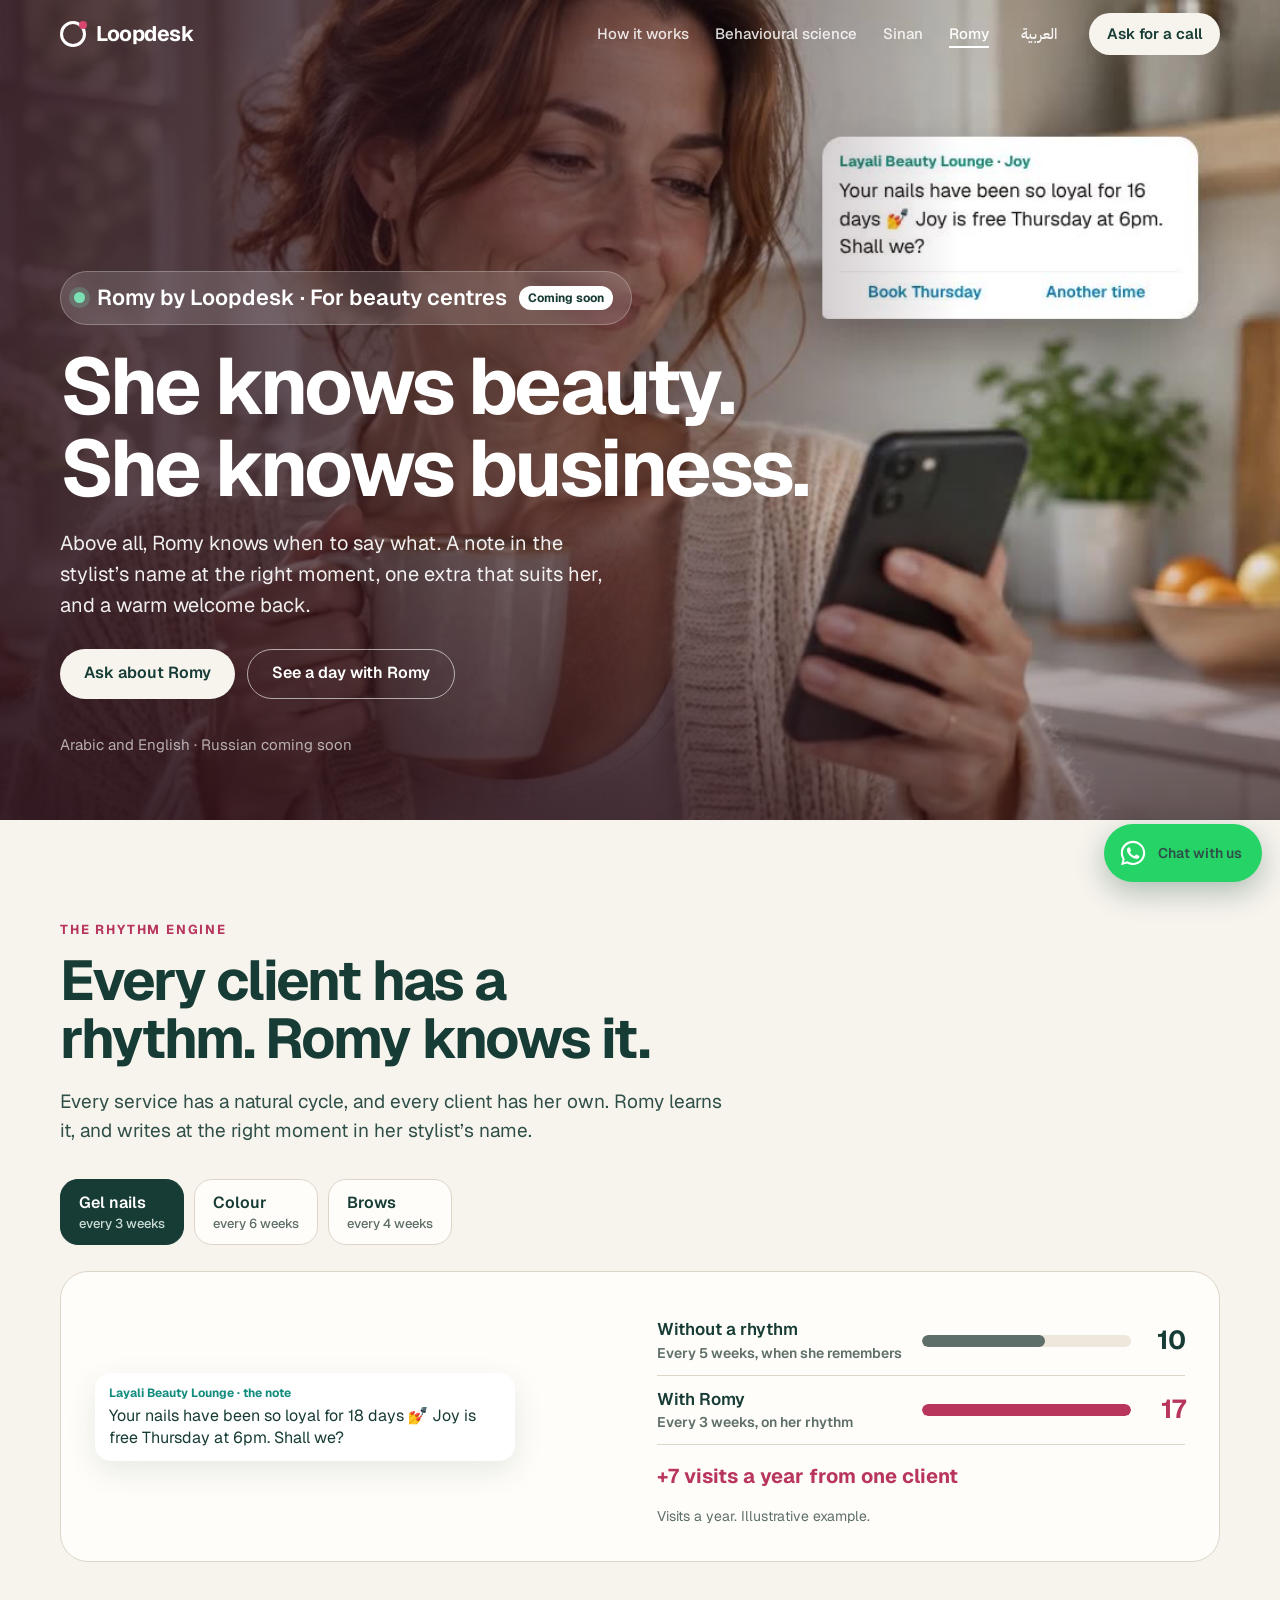
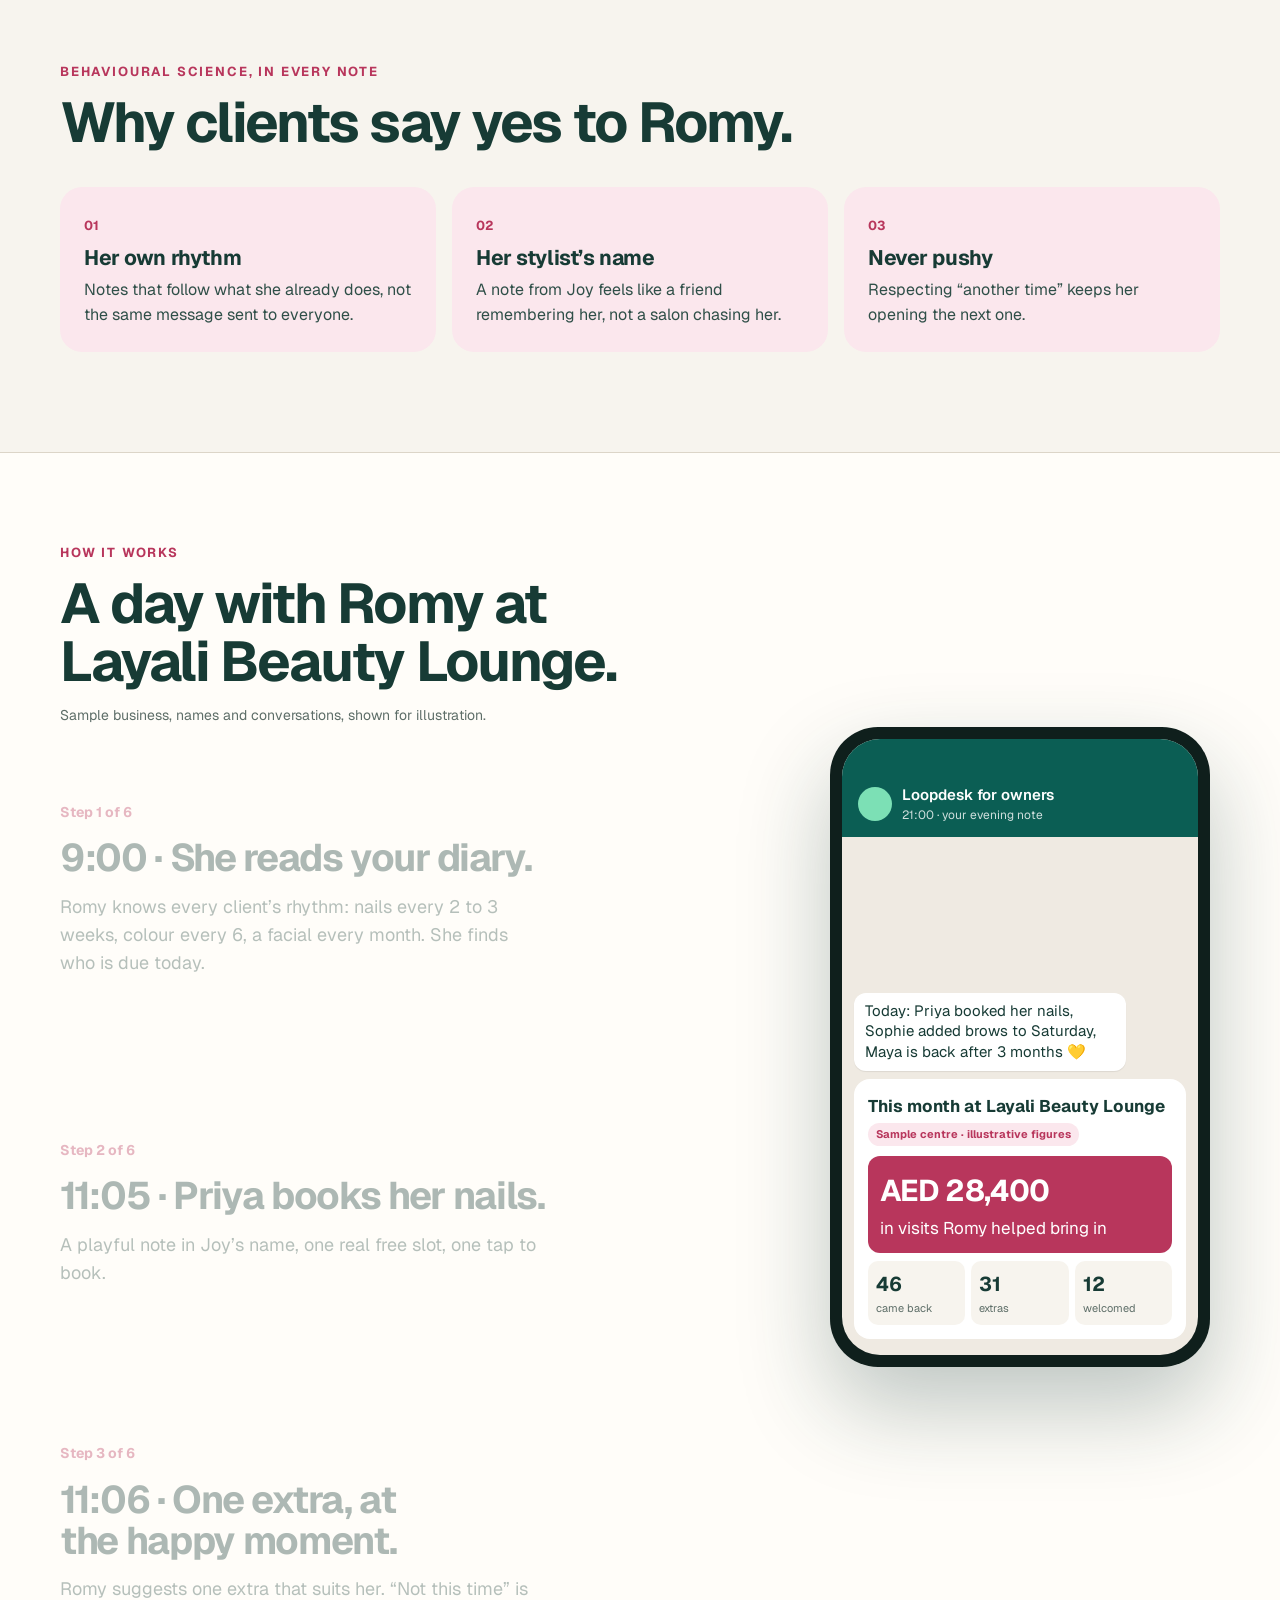
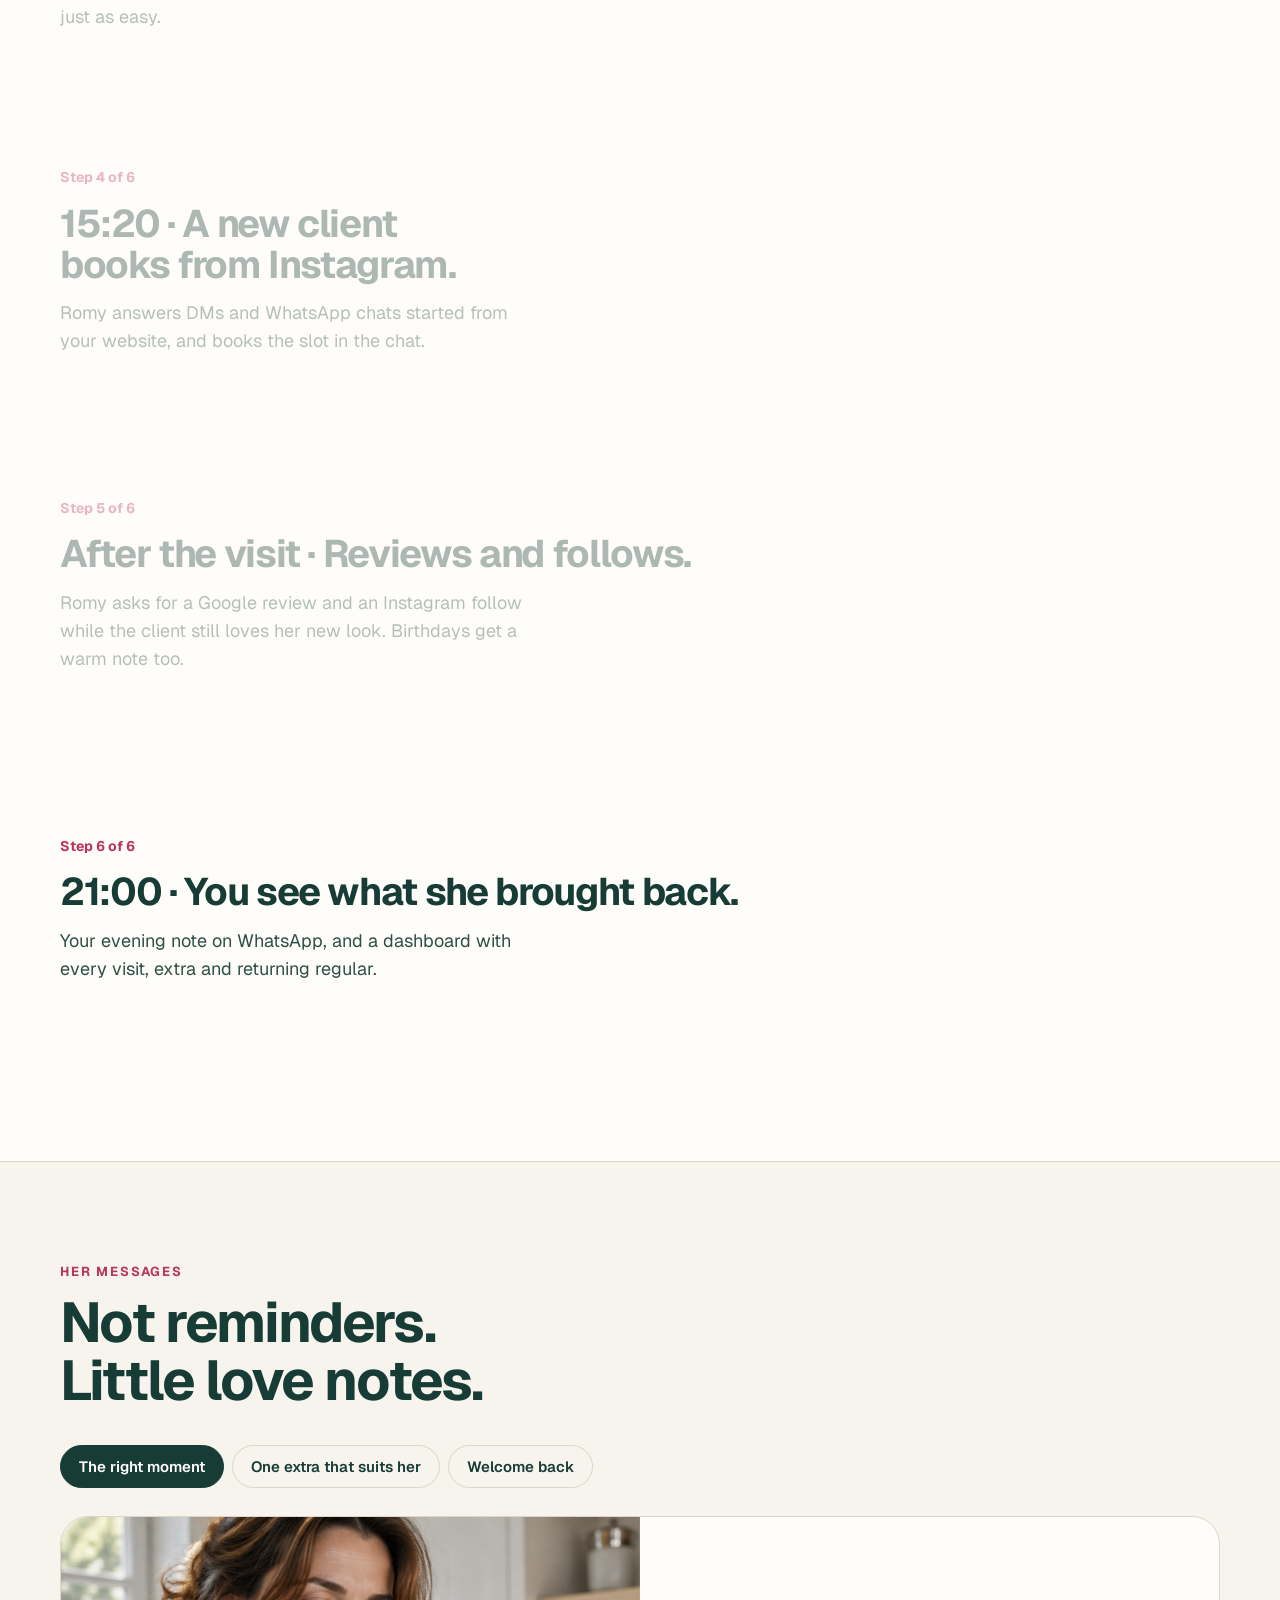
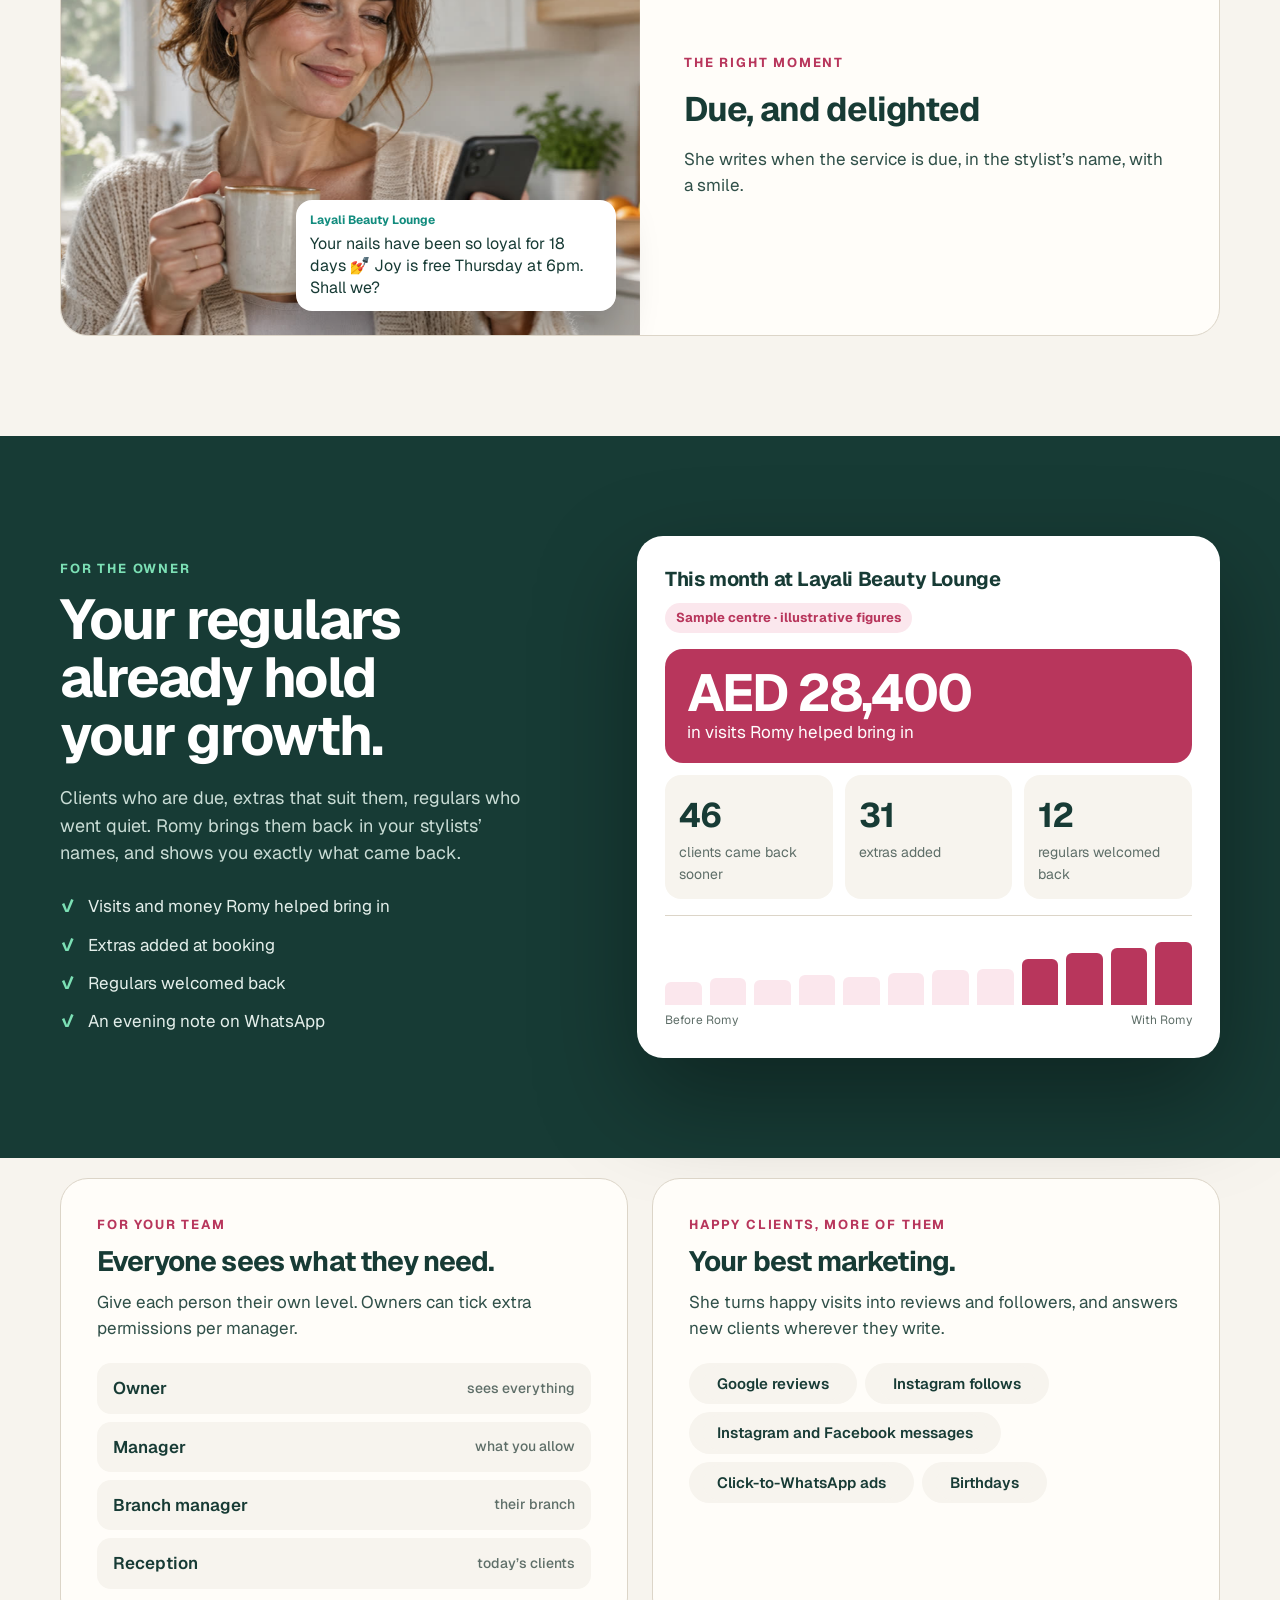
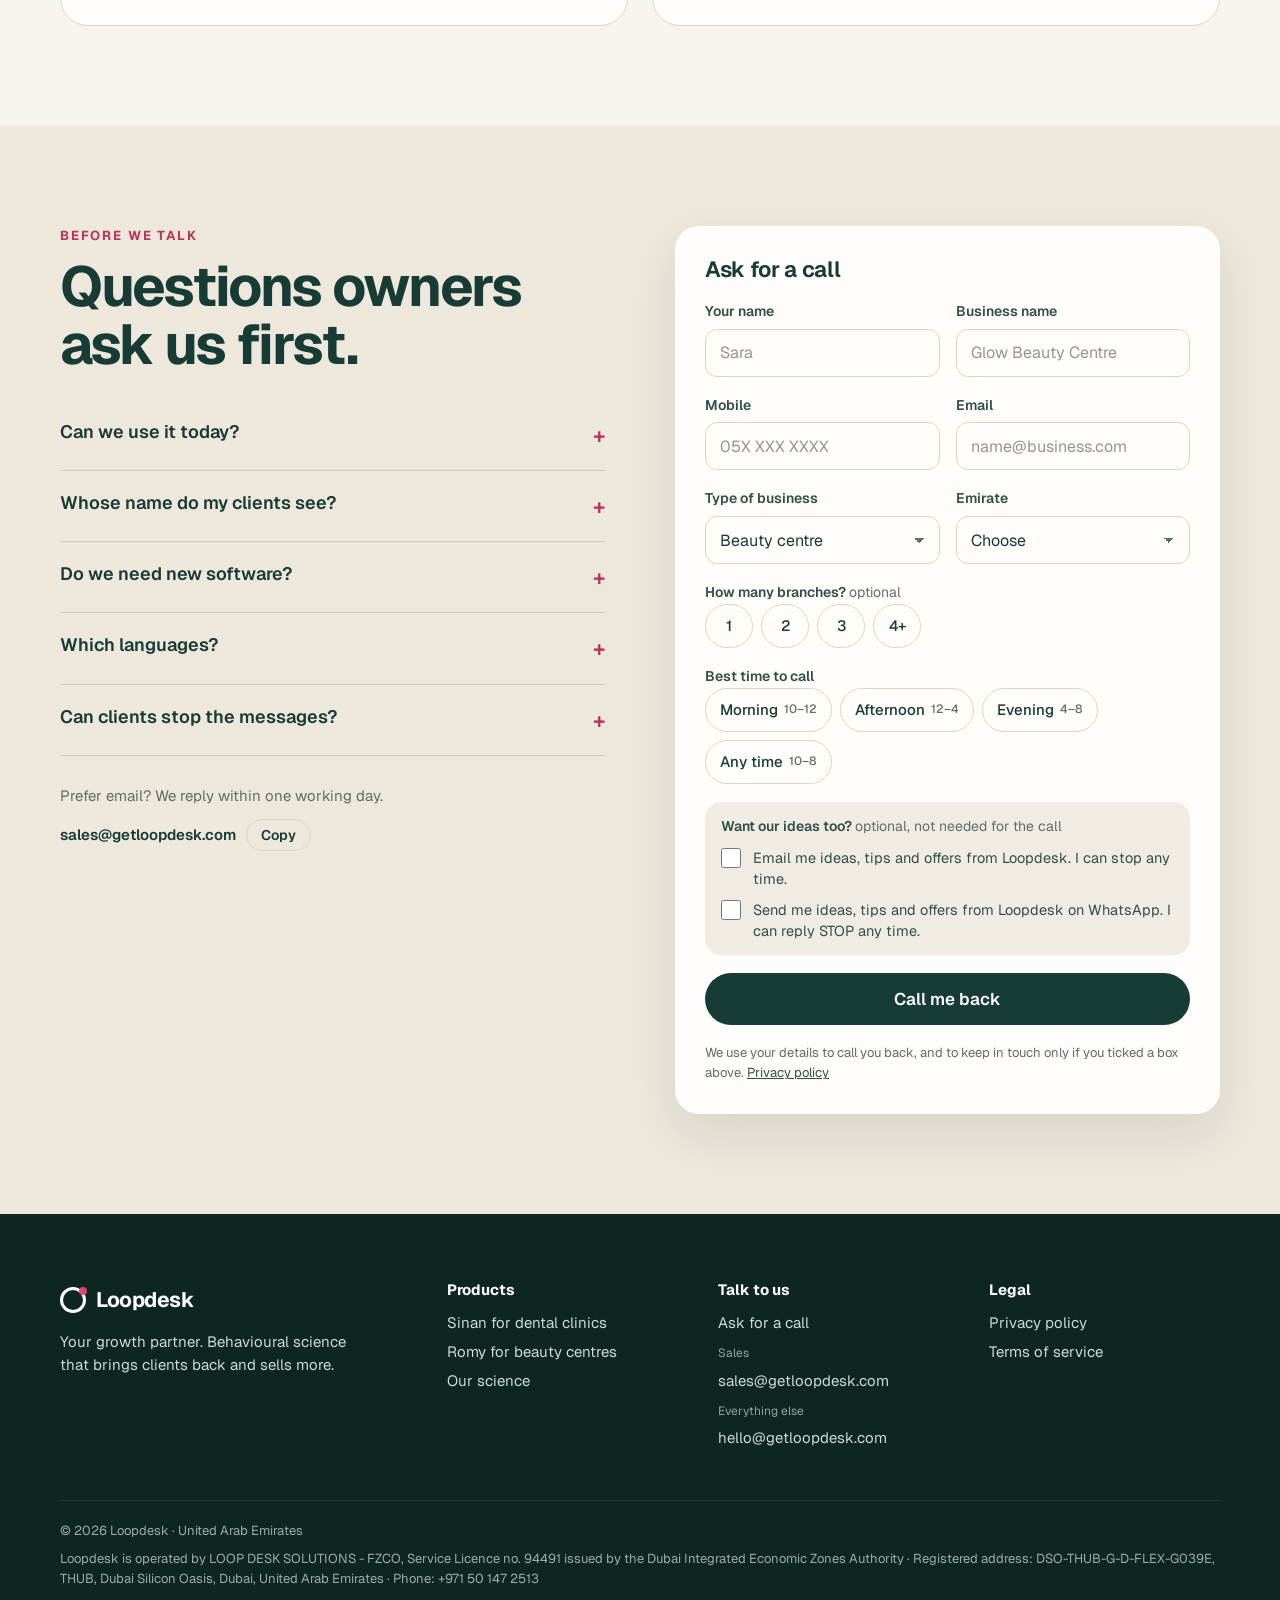
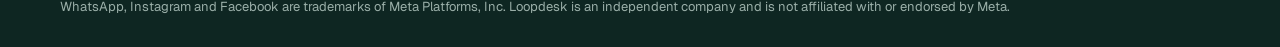
<file: romy.html>
<!doctype html>
<html lang="en">
<head>
<meta charset="utf-8">
<meta name="viewport" content="width=device-width, initial-scale=1, viewport-fit=cover">
<title>Romy by Loopdesk · for beauty centres</title>
<meta name="description" content="Romy brings beauty centre clients back on their own rhythm, with playful notes signed by the stylist they trust. Built on behavioural science. Coming soon.">
<meta name="facebook-domain-verification" content="hznkutrjk6smpnx2udtf84h1cq6rx5" />
<link rel="canonical" href="https://getloopdesk.com/romy">
<meta property="og:type" content="website">
<meta property="og:site_name" content="Loopdesk">
<meta property="og:url" content="https://getloopdesk.com/romy">
<meta property="og:title" content="Romy by Loopdesk · for beauty centres">
<meta property="og:description" content="Romy brings beauty centre clients back on their own rhythm, with playful notes signed by the stylist they trust. Built on behavioural science. Coming soon.">
<meta property="og:image" content="https://getloopdesk.com/og-share2.png">
<meta property="og:image:secure_url" content="https://getloopdesk.com/og-share2.png">
<meta property="og:image:type" content="image/png">
<meta property="og:image:width" content="1200">
<meta property="og:image:height" content="630">
<meta property="og:image:alt" content="Loopdesk: Clients come back sooner. And spend more. A sample message and +4 more visits a year from the same client.">
<meta name="twitter:card" content="summary_large_image">
<meta name="twitter:title" content="Romy by Loopdesk · for beauty centres">
<meta name="twitter:description" content="Romy brings beauty centre clients back on their own rhythm, with playful notes signed by the stylist they trust. Built on behavioural science. Coming soon.">
<meta name="twitter:image" content="https://getloopdesk.com/og-share2.png">
<link rel="icon" href="/favicon.svg" type="image/svg+xml">
<link rel="apple-touch-icon" href="/apple-touch-icon.png">
<link rel="preconnect" href="https://fonts.googleapis.com">
<link rel="preconnect" href="https://fonts.gstatic.com" crossorigin>
<link rel="stylesheet" href="https://fonts.googleapis.com/css2?family=Geist:wght@400;500;600;700&family=IBM+Plex+Sans+Arabic:wght@400;500;600;700&display=swap">
<link rel="preload" as="image" href="/video/hero-romy.jpg">
<link rel="stylesheet" href="/site.css?v=4">
</head>
<body class="romy" data-vertical="salon">
<svg width="0" height="0" style="position:absolute" aria-hidden="true">
  <symbol id="mark" viewBox="0 0 24 24"><circle cx="12" cy="12" r="8.5" fill="none" stroke="currentColor" stroke-width="2.6"/><circle cx="18.6" cy="6.6" r="2.4" fill="#D9466E"/></symbol>
</svg>
<header class="nav"><div class="w"><a class="logo" href="/" aria-label="Loopdesk home"><span class="mark" aria-hidden="true"></span>Loopdesk</a>
<nav class="links" aria-label="Main"><a href="/#how"><span class="en">How it works</span><span class="ar">كيف تعمل</span></a><a href="/#science"><span class="en">Behavioural science</span><span class="ar">علم السلوك</span></a><a href="/sinan"><span class="en">Sinan</span><span class="ar">سنان</span></a><a href="/romy" class="on" aria-current="page"><span class="en">Romy</span><span class="ar">رومي</span></a></nav>
<button class="lang" id="langbtn" type="button">العربية</button><a class="btn" href="#talk"><span class="en">Ask for a call</span><span class="ar">اطلبوا اتصالًا</span></a></div></header>
<main>
<section class="hero"><video autoplay muted loop playsinline preload="metadata" poster="/video/hero-romy.jpg" aria-hidden="true"><source src="/video/hero-romy.mp4" type="video/mp4"></video><div class="w"><span class="pill"><span class="en">Romy by Loopdesk · For beauty centres</span><span class="ar">رومي من Loopdesk · لمراكز التجميل</span> <small><span class="en">Coming soon</span><span class="ar">قريبًا</span></small></span><h1><span class="en">She knows beauty. She knows business.</span><span class="ar">تفهم الجمال، وتفهم البيع.</span></h1><p class="lead"><span class="en">Above all, Romy knows when to say what. A note in the stylist’s name at the right moment, one extra that suits her, and a warm welcome back.</span><span class="ar">والأهمّ أنّ رومي تعرف ماذا تقول، ومتى: رسالة باسم خبيرة التجميل في اللحظة المناسبة، وخدمة إضافية واحدة تناسبها، وترحيب دافئ بعودتها.</span></p>
<div class="ctas"><a class="btn b-ivory" href="#talk"><span class="en">Ask about Romy</span><span class="ar">اسألوا عن رومي</span></a><a class="btn b-line" href="#day"><span class="en">See a day with Romy</span><span class="ar">شاهدوا يومًا مع رومي</span></a></div>
<div class="trade"><span><span class="en">Arabic and English · Russian coming soon</span><span class="ar">العربية والإنجليزية · والروسية قريبًا</span></span></div></div></section>
<section class="rhythm" id="rhythm"><div class="w"><div class="lab"><span class="en">The rhythm engine</span><span class="ar">محرّك الإيقاع</span></div><h2 style="margin-top:12px;max-width:820px"><span class="en">Every client has a rhythm. Romy knows it.</span><span class="ar">لكلّ عميلة إيقاعها، ورومي تعرفه.</span></h2><p class="intro"><span class="en">Every service has a natural cycle, and every client has her own. Romy learns it, and writes at the right moment in her stylist’s name.</span><span class="ar">لكلّ خدمة دورة طبيعية، ولكلّ عميلة إيقاعها الخاص. تتعلّمه رومي، وتكتب إليها في اللحظة المناسبة باسم خبيرتها.</span></p>
<div class="rpick" role="group" aria-label="Pick a service"><button type="button" data-r="r-gel" aria-pressed="true"><span class="en">Gel nails</span><span class="ar">أظافر جل</span><small><span class="en">every 3 weeks</span><span class="ar">كلّ 3 أسابيع</span></small></button><button type="button" data-r="r-colour" aria-pressed="false"><span class="en">Colour</span><span class="ar">صبغة الشعر</span><small><span class="en">every 6 weeks</span><span class="ar">كلّ 6 أسابيع</span></small></button><button type="button" data-r="r-brows" aria-pressed="false"><span class="en">Brows</span><span class="ar">الحواجب</span><small><span class="en">every 4 weeks</span><span class="ar">كلّ 4 أسابيع</span></small></button></div><div class="rpanel" id="r-gel">
<div class="rgrid" style="margin-top:0"><div class="rmsg"><div class="m"><small><span class="en">Layali Beauty Lounge · the note</span><span class="ar">ليالي للتجميل · الرسالة</span></small><span class="en">Your nails have been so loyal for 18 days 💅 Joy is free Thursday at 6pm. Shall we?</span><span class="ar">أظافرك وفيّة لكِ منذ 18 يومًا 💅 جوي متاحة الخميس الساعة 6 مساءً. نحجز لكِ؟</span></div></div>
<div class="rcmp"><div class="row"><span><span class="en">Without a rhythm</span><span class="ar">بلا إيقاع</span><small><span class="en">Every 5 weeks, when she remembers</span><span class="ar">كلّ 5 أسابيع، حين تتذكّر</span></small></span><div class="meter"><i style="width:59%"></i></div><b>10</b></div>
<div class="row on"><span><span class="en">With Romy</span><span class="ar">مع رومي</span><small><span class="en">Every 3 weeks, on her rhythm</span><span class="ar">كلّ 3 أسابيع، على إيقاعها</span></small></span><div class="meter"><i style="width:100%"></i></div><b>17</b></div>
<p class="gain"><span class="en">+7 visits a year from one client</span><span class="ar">+7 زيارات في السنة من عميلة واحدة</span></p>
<p class="eg"><span class="en">Visits a year. Illustrative example.</span><span class="ar">زيارات في السنة. مثال توضيحي.</span></p></div></div></div><div class="rpanel" id="r-colour" hidden>
<div class="rgrid" style="margin-top:0"><div class="rmsg"><div class="m"><small><span class="en">Layali Beauty Lounge · the note</span><span class="ar">ليالي للتجميل · الرسالة</span></small><span class="en">5 weeks of gorgeous colour, Sophie ✨ Ready to fall in love with it all over again? Joy has Saturday at 11am, same as last time.</span><span class="ar">5 أسابيع من لون رائع يا صوفي ✨ مستعدّة لتقعي في حبّه من جديد؟ جوي متاحة السبت الساعة 11 صباحًا، كالمرّة الماضية.</span></div></div>
<div class="rcmp"><div class="row"><span><span class="en">Without a rhythm</span><span class="ar">بلا إيقاع</span><small><span class="en">Every 9 weeks, when roots show</span><span class="ar">كلّ 9 أسابيع، حين تظهر الجذور</span></small></span><div class="meter"><i style="width:67%"></i></div><b>6</b></div>
<div class="row on"><span><span class="en">With Romy</span><span class="ar">مع رومي</span><small><span class="en">Every 6 weeks, on her rhythm</span><span class="ar">كلّ 6 أسابيع، على إيقاعها</span></small></span><div class="meter"><i style="width:100%"></i></div><b>9</b></div>
<p class="gain"><span class="en">+3 visits a year from one client</span><span class="ar">+3 زيارات في السنة من عميلة واحدة</span></p>
<p class="eg"><span class="en">Visits a year. Illustrative example.</span><span class="ar">زيارات في السنة. مثال توضيحي.</span></p></div></div></div><div class="rpanel" id="r-brows" hidden>
<div class="rgrid" style="margin-top:0"><div class="rmsg"><div class="m"><small><span class="en">Layali Beauty Lounge · the note</span><span class="ar">ليالي للتجميل · الرسالة</span></small><span class="en">Your brows are whispering “same again, please” 😄 Dana has Thursday at 7pm. Shall we?</span><span class="ar">حاجباكِ يهمسان: «مرّةً أخرى، رجاءً» 😄 دانة متاحة الخميس الساعة 7 مساءً. نحجز لكِ؟</span></div></div>
<div class="rcmp"><div class="row"><span><span class="en">Without a rhythm</span><span class="ar">بلا إيقاع</span><small><span class="en">Every 7 weeks, when she finds time</span><span class="ar">كلّ 7 أسابيع، حين تجد وقتًا</span></small></span><div class="meter"><i style="width:54%"></i></div><b>7</b></div>
<div class="row on"><span><span class="en">With Romy</span><span class="ar">مع رومي</span><small><span class="en">Every 4 weeks, on her rhythm</span><span class="ar">كلّ 4 أسابيع، على إيقاعها</span></small></span><div class="meter"><i style="width:100%"></i></div><b>13</b></div>
<p class="gain"><span class="en">+6 visits a year from one client</span><span class="ar">+6 زيارات في السنة من عميلة واحدة</span></p>
<p class="eg"><span class="en">Visits a year. Illustrative example.</span><span class="ar">زيارات في السنة. مثال توضيحي.</span></p></div></div></div></div></section>
<section class="science" id="science"><div class="w"><div class="lab"><span class="en">Behavioural science, in every note</span><span class="ar">علم السلوك في كلّ رسالة</span></div><h2 style="margin-top:12px;max-width:760px"><span class="en">Why clients say yes to Romy.</span><span class="ar">لماذا تستجيب العميلات لرومي.</span></h2><div class="cards"><div class="card"><b class="k">01</b><h3><span class="en">Her own rhythm</span><span class="ar">إيقاعها هي</span></h3><p><span class="en">Notes that follow what she already does, not the same message sent to everyone.</span><span class="ar">رسائل تسير مع ما اعتادته، لا رسائل جماعية في يوم واحد.</span></p></div><div class="card"><b class="k">02</b><h3><span class="en">Her stylist’s name</span><span class="ar">باسم خبيرتها</span></h3><p><span class="en">A note from Joy feels like a friend remembering her, not a salon chasing her.</span><span class="ar">الرسالة من جوي تبدو كصديقة تتذكّرها، لا كمركز يلاحقها.</span></p></div><div class="card"><b class="k">03</b><h3><span class="en">Never pushy</span><span class="ar">بلا إلحاح</span></h3><p><span class="en">Respecting “another time” keeps her opening the next one.</span><span class="ar">احترام «وقت آخر» يجعلها تفتح الرسالة التالية.</span></p></div></div></div></section>
<section class="story" id="day"><div class="w"><div class="lab"><span class="en">How it works</span><span class="ar">كيف تعمل</span></div><h2 style="margin-top:12px;max-width:760px"><span class="en">A day with Romy at Layali Beauty Lounge.</span><span class="ar">يوم مع رومي في ليالي للتجميل.</span></h2>
<p class="eg"><span class="en">Sample business, names and conversations, shown for illustration.</span><span class="ar">نشاط وأسماء ومحادثات نموذجية، للتوضيح فقط.</span></p>
<div class="grid"><div class="steps"><div class="step"><div class="n"><span class="en">Step 1 of 6</span><span class="ar">الخطوة 1 من 6</span></div><h3><span class="en">9:00 · She reads your diary.</span><span class="ar">9:00 · تقرأ جدول مواعيدكم.</span></h3><p><span class="en">Romy knows every client’s rhythm: nails every 2 to 3 weeks, colour every 6, a facial every month. She finds who is due today.</span><span class="ar">تعرف رومي إيقاع كلّ عميلة: الأظافر كلّ أسبوعين إلى 3 أسابيع، والصبغة كلّ 6 أسابيع، وتنظيف البشرة كلّ شهر. وتجد مَن حان موعدها اليوم.</span></p><div class="mobile"></div></div><div class="step"><div class="n"><span class="en">Step 2 of 6</span><span class="ar">الخطوة 2 من 6</span></div><h3><span class="en">11:05 · Priya books her nails.</span><span class="ar">11:05 · بريا تحجز موعد أظافرها.</span></h3><p><span class="en">A playful note in Joy’s name, one real free slot, one tap to book.</span><span class="ar">رسالة مرحة باسم جوي، وموعد متاح فعلًا، وحجز بلمسة واحدة.</span></p><div class="mobile"></div></div><div class="step"><div class="n"><span class="en">Step 3 of 6</span><span class="ar">الخطوة 3 من 6</span></div><h3><span class="en">11:06 · One extra, at the happy moment.</span><span class="ar">11:06 · إضافة واحدة، في لحظة الفرح.</span></h3><p><span class="en">Romy suggests one extra that suits her. “Not this time” is just as easy.</span><span class="ar">تقترح رومي خدمة إضافية واحدة تناسبها. وزرّ «ليس هذه المرّة» بالسهولة نفسها.</span></p><div class="mobile"></div></div><div class="step"><div class="n"><span class="en">Step 4 of 6</span><span class="ar">الخطوة 4 من 6</span></div><h3><span class="en">15:20 · A new client books from Instagram.</span><span class="ar">15:20 · عميلة جديدة تحجز من Instagram.</span></h3><p><span class="en">Romy answers DMs and WhatsApp chats started from your website, and books the slot in the chat.</span><span class="ar">تردّ رومي على الرسائل الخاصة ومحادثات WhatsApp التي تبدأ من موقعكم، وتحجز الموعد داخل المحادثة.</span></p><div class="mobile"></div></div><div class="step"><div class="n"><span class="en">Step 5 of 6</span><span class="ar">الخطوة 5 من 6</span></div><h3><span class="en">After the visit · Reviews and follows.</span><span class="ar">بعد الزيارة · تقييمات ومتابعات.</span></h3><p><span class="en">Romy asks for a Google review and an Instagram follow while the client still loves her new look. Birthdays get a warm note too.</span><span class="ar">تطلب رومي تقييمًا على Google ومتابعة على Instagram، والعميلة ما زالت فرحة بإطلالتها الجديدة. وفي أعياد الميلاد تصل رسالة دافئة أيضًا.</span></p><div class="mobile"></div></div><div class="step"><div class="n"><span class="en">Step 6 of 6</span><span class="ar">الخطوة 6 من 6</span></div><h3><span class="en">21:00 · You see what she brought back.</span><span class="ar">21:00 · تتابعون الحجوزات والدخل.</span></h3><p><span class="en">Your evening note on WhatsApp, and a dashboard with every visit, extra and returning regular.</span><span class="ar">رسالتكم المسائية على WhatsApp، ولوحة متابعة فيها كلّ زيارة، وكلّ إضافة، وكلّ عميلة دائمة عادت.</span></p><div class="mobile"></div></div></div><div class="phonewrap" aria-hidden="true"><div class="phone" id="phone"></div></div></div></div></section>
<section class="tabs"><div class="w"><div class="lab"><span class="en">Her messages</span><span class="ar">رسائلها</span></div><h2 style="margin-top:12px;max-width:720px"><span class="en">Not reminders. Little love notes.</span><span class="ar">ليست تذكيرات، بل لفتات اهتمام صغيرة.</span></h2>
<div class="tablist" role="tablist"><button type="button" role="tab" id="t-due" aria-controls="p-due" data-p="p-due" aria-selected="true" tabindex="0"><span class="en">The right moment</span><span class="ar">اللحظة المناسبة</span></button><button type="button" role="tab" id="t-extra" aria-controls="p-extra" data-p="p-extra" aria-selected="false" tabindex="-1"><span class="en">One extra that suits her</span><span class="ar">إضافة تناسبها</span></button><button type="button" role="tab" id="t-back" aria-controls="p-back" data-p="p-back" aria-selected="false" tabindex="-1"><span class="en">Welcome back</span><span class="ar">أهلًا بعودتك</span></button></div><div class="panel" role="tabpanel" id="p-due" aria-labelledby="t-due"><div class="ph" style="background-image:url(/img/story/s3.jpg)"><div class="m"><small><span class="en">Layali Beauty Lounge</span><span class="ar">ليالي للتجميل</span></small><span class="en">Your nails have been so loyal for 18 days 💅 Joy is free Thursday at 6pm. Shall we?</span><span class="ar">أظافرك وفيّة لكِ منذ 18 يومًا 💅 جوي متاحة الخميس الساعة 6 مساءً. نحجز لكِ؟</span></div></div><div class="tx"><div class="lab"><span class="en">The right moment</span><span class="ar">اللحظة المناسبة</span></div><h3><span class="en">Due, and delighted</span><span class="ar">حان موعدها، وفرحت بالدعوة</span></h3><p><span class="en">She writes when the service is due, in the stylist’s name, with a smile.</span><span class="ar">تكتب حين يحين موعد الخدمة، باسم خبيرة التجميل، وبابتسامة.</span></p></div></div><div class="panel" role="tabpanel" id="p-extra" aria-labelledby="t-extra" hidden><div class="ph" style="background-image:url(/img/story/s5.jpg)"><div class="m"><small><span class="en">Layali Beauty Lounge</span><span class="ar">ليالي للتجميل</span></small><span class="en">Booked 🎉 While you’re with us, a 15-minute brow tidy with Dana?</span><span class="ar">تمّ الحجز 🎉 وبما أنّكِ عندنا، ما رأيك بتهذيب الحواجب مع دانة في 15 دقيقة؟</span></div></div><div class="tx"><div class="lab"><span class="en">One extra that suits her</span><span class="ar">إضافة تناسبها</span></div><h3><span class="en">At her happiest moment</span><span class="ar">في أسعد لحظاتها</span></h3><p><span class="en">One suggestion that suits her. Never a list, never pushy.</span><span class="ar">اقتراح واحد يناسبها. لا قوائم، ولا إلحاح.</span></p></div></div><div class="panel" role="tabpanel" id="p-back" aria-labelledby="t-back" hidden><div class="ph" style="background-image:url(/img/story/s9.jpg)"><div class="m"><small><span class="en">Layali Beauty Lounge</span><span class="ar">ليالي للتجميل</span></small><span class="en">Fancy some time for you, Sophie? 💛 Joy has Saturday at 11am.</span><span class="ar">ما رأيك بوقت لنفسك يا صوفي؟ 💛 جوي متاحة السبت الساعة 11 صباحًا.</span></div></div><div class="tx"><div class="lab"><span class="en">Welcome back</span><span class="ar">أهلًا بعودتك</span></div><h3><span class="en">No guilt, just warmth</span><span class="ar">بلا لوم، بكلّ دفء</span></h3><p><span class="en">Quiet regulars get an invitation, not a reminder of how long it has been.</span><span class="ar">العميلات الدائمات اللواتي غبن تصلهنّ دعوة، لا تذكير بطول الغياب.</span></p></div></div></div></section>
<section class="band"><div class="w grid"><div><div class="lab"><span class="en">For the owner</span><span class="ar">لأصحاب المراكز</span></div><h2 style="margin-top:12px"><span class="en">Your regulars already hold your growth.</span><span class="ar">زيارات أكثر من عميلاتكم الحاليات.</span></h2><p><span class="en">Clients who are due, extras that suit them, regulars who went quiet. Romy brings them back in your stylists’ names, and shows you exactly what came back.</span><span class="ar">عميلات حان موعدهنّ، وإضافات تناسبهنّ، ودائمات غبن قليلًا. تعيدهنّ رومي باسم خبيرات التجميل لديكم، وتريكم بدقّة الحجوزات والدخل من هذه الزيارات.</span></p><ul><li><span class="en">Visits and money Romy helped bring in</span><span class="ar">زيارات ودخل ساعدت رومي في إعادتها</span></li><li><span class="en">Extras added at booking</span><span class="ar">إضافات تمّت مع الحجز</span></li><li><span class="en">Regulars welcomed back</span><span class="ar">عميلات دائمات عدن</span></li><li><span class="en">An evening note on WhatsApp</span><span class="ar">رسالة مسائية على WhatsApp</span></li></ul></div>
<div class="dash"><h4><span class="en">This month at Layali Beauty Lounge</span><span class="ar">هذا الشهر في ليالي للتجميل</span></h4><span class="s"><span class="en">Sample centre · illustrative figures</span><span class="ar">مركز نموذجي · أرقام توضيحية</span></span><div class="big"><b><span class="en">AED 28,400</span><span class="ar">28,400 درهم</span></b><span class="en">in visits Romy helped bring in</span><span class="ar">قيمة زيارات ساعدت رومي في إعادتها</span></div><div class="t"><div><b>46</b><span class="en">clients came back sooner</span><span class="ar">عميلة عادت أبكر</span></div><div><b>31</b><span class="en">extras added</span><span class="ar">خدمة إضافية</span></div><div><b>12</b><span class="en">regulars welcomed back</span><span class="ar">عميلة دائمة عادت</span></div></div><div class="bars" aria-hidden="true"><i class="" style="height:30%"></i><i class="" style="height:34%"></i><i class="" style="height:32%"></i><i class="" style="height:38%"></i><i class="" style="height:36%"></i><i class="" style="height:41%"></i><i class="" style="height:44%"></i><i class="" style="height:46%"></i><i class="n" style="height:58%"></i><i class="n" style="height:66%"></i><i class="n" style="height:72%"></i><i class="n" style="height:80%"></i></div><div class="cap"><span><span class="en">Before Romy</span><span class="ar">قبل رومي</span></span><span><span class="en">With Romy</span><span class="ar">مع رومي</span></span></div></div></div></section>
<section><div class="w duo">
<div class="box"><div class="lab"><span class="en">For your team</span><span class="ar">لفريقكم</span></div><h3><span class="en">Everyone sees what they need.</span><span class="ar">كلّ شخص يرى ما يحتاجه.</span></h3><p><span class="en">Give each person their own level. Owners can tick extra permissions per manager.</span><span class="ar">لكلّ واحدة مستواها الخاص، وتستطيع المالكة منح كلّ مديرة صلاحيات إضافية.</span></p><div class="levels"><div><span class="en">Owner</span><span class="ar">المالكة</span><small><span class="en">sees everything</span><span class="ar">ترى كلّ شيء</span></small></div><div><span class="en">Manager</span><span class="ar">المديرة</span><small><span class="en">what you allow</span><span class="ar">ما تسمحون به</span></small></div><div><span class="en">Branch manager</span><span class="ar">مديرة الفرع</span><small><span class="en">their branch</span><span class="ar">فرعها فقط</span></small></div><div><span class="en">Reception</span><span class="ar">الاستقبال</span><small><span class="en">today’s clients</span><span class="ar">عميلات اليوم</span></small></div></div></div>
<div class="box"><div class="lab"><span class="en">Happy clients, more of them</span><span class="ar">عميلات سعيدات، وعدد أكبر منهنّ</span></div><h3><span class="en">Your best marketing.</span><span class="ar">أفضل تسويق لكم.</span></h3><p><span class="en">She turns happy visits into reviews and followers, and answers new clients wherever they write.</span><span class="ar">تحوّل الزيارات السعيدة إلى تقييمات ومتابعات، وتردّ على العميلات الجديدات أينما كتبن.</span></p><div class="chips2"><span><span class="en">Google reviews</span><span class="ar">تقييمات Google</span></span><span><span class="en">Instagram follows</span><span class="ar">متابعات Instagram</span></span><span><span class="en">Instagram and Facebook messages</span><span class="ar">رسائل Instagram وFacebook</span></span><span><span class="en">Click-to-WhatsApp ads</span><span class="ar">إعلانات تفتح محادثة WhatsApp</span></span><span><span class="en">Birthdays</span><span class="ar">أعياد الميلاد</span></span></div></div>
</div></section>
<section class="talk" id="talk"><span id="demo" class="anchor"></span><div class="w grid">
<div><div class="lab"><span class="en">Before we talk</span><span class="ar">قبل أن نتحدّث</span></div><h2 style="margin-top:12px"><span class="en">Questions owners ask us first.</span><span class="ar">أسئلة يطرحها علينا أصحاب الأعمال أولًا.</span></h2><div class="faq"><details><summary><span class="en">Can we use it today?</span><span class="ar">هل يمكننا استخدامها اليوم؟</span></summary><p><span class="en">Sinan and Romy are coming soon. A call now is a chat about your business and what we are preparing for you.</span><span class="ar">سنان ورومي قريبًا. والاتصال الآن حديث عن عملكم وعمّا نجهّزه لكم.</span></p></details><details><summary><span class="en">Whose name do my clients see?</span><span class="ar">باسم مَن تصل الرسائل إلى عميلاتنا؟</span></summary><p><span class="en">Yours. Messages come from your business’s WhatsApp, in the name of your stylists.</span><span class="ar">باسمكم. تصل الرسائل من رقم WhatsApp الخاص بعملكم، باسم خبيرات التجميل لديكم.</span></p></details><details><summary><span class="en">Do we need new software?</span><span class="ar">هل نحتاج إلى برنامج جديد؟</span></summary><p><span class="en">No. It works with your WhatsApp, alongside the booking system you use today. Nothing for your team to install.</span><span class="ar">لا. تعمل مع رقم WhatsApp الخاص بكم، وإلى جانب نظام المواعيد الذي تستخدمونه اليوم. لا شيء يثبّته فريقكم.</span></p></details><details><summary><span class="en">Which languages?</span><span class="ar">بأيّ لغات؟</span></summary><p><span class="en">Arabic and English. Russian is coming soon.</span><span class="ar">العربية والإنجليزية، والروسية قريبًا.</span></p></details><details><summary><span class="en">Can clients stop the messages?</span><span class="ar">هل تستطيع العميلات إيقاف الرسائل؟</span></summary><p><span class="en">Always. Every client can reply STOP, and “Another time” is on every invitation.</span><span class="ar">دائمًا. تستطيع أيّ عميلة الردّ بكلمة «إيقاف»، وزرّ «وقت آخر» موجود في كلّ دعوة.</span></p></details></div>
<div class="reach">
<p><span class="en">Prefer email? We reply within one working day.</span><span class="ar">تفضّلون البريد الإلكتروني؟ نردّ خلال يوم عمل واحد.</span></p>
<div class="mailrow"><span class="ltr" id="mailaddr">sales@getloopdesk.com</span><button class="copy" type="button" data-copy="sales@getloopdesk.com"><span class="en">Copy</span><span class="ar">نسخ</span></button></div>
</div></div>
<div class="cb" id="callback">
      <form id="cbform" method="post" novalidate>
        <p class="cb-title"><span class="en">Ask for a call</span><span class="ar">اطلبوا اتصالًا</span></p>
        <div class="f2">
          <label class="fld"><span class="lbl"><span class="en">Your name</span><span class="ar">الاسم</span></span>
            <input name="name" autocomplete="name" maxlength="80" required data-ph-en="Sara" data-ph-ar="سارة">
            <span class="err"><span class="en">Please add your name.</span><span class="ar">أضيفوا الاسم من فضلكم.</span></span></label>
          <label class="fld"><span class="lbl"><span class="en">Business name</span><span class="ar">اسم العمل</span></span>
            <input name="business" autocomplete="organization" maxlength="120" required data-ph-en="Glow Beauty Centre" data-ph-ar="مركز غلو للتجميل">
            <span class="err"><span class="en">Please add your business name.</span><span class="ar">أضيفوا اسم العمل من فضلكم.</span></span></label>
        </div>
        <div class="f2">
          <label class="fld"><span class="lbl"><span class="en">Mobile</span><span class="ar">رقم الجوال</span></span>
            <input name="phone" type="tel" inputmode="tel" autocomplete="tel" maxlength="20" required dir="ltr" placeholder="05X XXX XXXX">
            <span class="err"><span class="en">Please check the number, for example 050 123 4567.</span><span class="ar">تأكّدوا من الرقم، مثل <bdi dir="ltr">050 123 4567</bdi>.</span></span></label>
          <label class="fld"><span class="lbl"><span class="en">Email</span><span class="ar">البريد الإلكتروني</span></span>
            <input name="email" type="email" inputmode="email" autocomplete="email" maxlength="160" required dir="ltr" placeholder="name@business.com">
            <span class="err"><span class="en">Please check the email.</span><span class="ar">تأكّدوا من البريد الإلكتروني.</span></span></label>
        </div>
        <div class="f2">
          <label class="fld"><span class="lbl"><span class="en">Type of business</span><span class="ar">نوع العمل</span></span>
            <select name="vertical" required>
              <option value="" data-en="Choose" data-ar="اختاروا">Choose</option>
              <option value="beauty" selected data-en="Beauty centre" data-ar="مركز تجميل">Beauty centre</option>
              <option value="cosmetic" data-en="Cosmetic clinic" data-ar="عيادة تجميل">Cosmetic clinic</option>
              <option value="dental" data-en="Dental clinic" data-ar="عيادة أسنان">Dental clinic</option>
              <option value="barber" data-en="Barbershop" data-ar="صالون حلاقة">Barbershop</option>
              <option value="other" data-en="Something else" data-ar="نشاط آخر">Something else</option>
            </select>
            <span class="err"><span class="en">Please choose one.</span><span class="ar">اختاروا نوع العمل من فضلكم.</span></span></label>
          <label class="fld"><span class="lbl"><span class="en">Emirate</span><span class="ar">الإمارة</span></span>
            <select name="emirate" required>
              <option value="" data-en="Choose" data-ar="اختاروا">Choose</option>
              <option value="dubai" data-en="Dubai" data-ar="دبي">Dubai</option>
              <option value="abu_dhabi" data-en="Abu Dhabi" data-ar="أبوظبي">Abu Dhabi</option>
              <option value="sharjah" data-en="Sharjah" data-ar="الشارقة">Sharjah</option>
              <option value="ajman" data-en="Ajman" data-ar="عجمان">Ajman</option>
              <option value="rak" data-en="Ras Al Khaimah" data-ar="رأس الخيمة">Ras Al Khaimah</option>
              <option value="fujairah" data-en="Fujairah" data-ar="الفجيرة">Fujairah</option>
              <option value="uaq" data-en="Umm Al Quwain" data-ar="أم القيوين">Umm Al Quwain</option>
            </select>
            <span class="err"><span class="en">Please choose your emirate.</span><span class="ar">اختاروا الإمارة من فضلكم.</span></span></label>
        </div>
        <fieldset class="fld">
          <legend class="lbl"><span class="en">How many branches?</span><span class="ar">كم فرعًا لديكم؟</span> <span class="opt"><span class="en">optional</span><span class="ar">اختياري</span></span></legend>
          <div class="chips">
            <label><input type="radio" name="branches" value="1"><span>1</span></label>
            <label><input type="radio" name="branches" value="2"><span>2</span></label>
            <label><input type="radio" name="branches" value="3"><span>3</span></label>
            <label><input type="radio" name="branches" value="4"><span><bdi dir="ltr">4+</bdi></span></label>
          </div>
        </fieldset>
        <fieldset class="fld" data-req="time">
          <legend class="lbl"><span class="en">Best time to call</span><span class="ar">أنسب وقت للاتصال</span></legend>
          <div class="chips">
            <label><input type="radio" name="time" value="morning" required><span><span class="en">Morning</span><span class="ar">صباحًا</span><small><bdi dir="ltr">10–12</bdi></small></span></label>
            <label><input type="radio" name="time" value="afternoon"><span><span class="en">Afternoon</span><span class="ar">ظهرًا</span><small><bdi dir="ltr">12–4</bdi></small></span></label>
            <label><input type="radio" name="time" value="evening"><span><span class="en">Evening</span><span class="ar">مساءً</span><small><bdi dir="ltr">4–8</bdi></small></span></label>
            <label><input type="radio" name="time" value="any"><span><span class="en">Any time</span><span class="ar">أيّ وقت</span><small><bdi dir="ltr">10–8</bdi></small></span></label>
          </div>
          <span class="err"><span class="en">Pick the time that suits you.</span><span class="ar">اختاروا الوقت الذي يناسبكم.</span></span>
        </fieldset>
        <div class="trap" aria-hidden="true"><label>Website<input name="website" tabindex="-1" autocomplete="off"></label></div>
        <div class="consent">
          <p class="lbl"><span class="en">Want our ideas too?</span><span class="ar">تودّون أن تصلكم أفكارنا أيضًا؟</span> <span class="opt"><span class="en">optional, not needed for the call</span><span class="ar">اختياري، ولا يلزم للاتصال</span></span></p>
          <label class="tick"><input type="checkbox" name="consentEmail"><span class="en">Email me ideas, tips and offers from Loopdesk. I can stop any time.</span><span class="ar">أرسلوا إليّ أفكارًا ونصائح وعروضًا من Loopdesk بالبريد الإلكتروني، ويمكنني الإيقاف متى شئت.</span></label>
          <label class="tick"><input type="checkbox" name="consentWhatsapp"><span class="en">Send me ideas, tips and offers from Loopdesk on WhatsApp. I can reply STOP any time.</span><span class="ar">أرسلوا إليّ أفكارًا ونصائح وعروضًا من Loopdesk عبر WhatsApp، ويمكنني إرسال «إيقاف» متى شئت.</span></label>
        </div>
        <button class="btn btn-dark cb-send" type="submit" id="cbsend"><span class="en">Call me back</span><span class="ar">اتصلوا بي</span></button>
        <p class="fine"><span class="en">We use your details to call you back, and to keep in touch only if you ticked a box above. <a href="/privacy">Privacy policy</a></span><span class="ar">نستخدم بياناتكم للاتصال بكم، ولا نراسلكم بعد ذلك إلا إن اخترتم أحد المربّعين أعلاه. <a href="/privacy">سياسة الخصوصية</a></span></p>
        <div class="cb-fail" id="cbfail" hidden>
          <p><span class="en">Sorry, that didn't go through on our side. Nothing you typed is lost: send it to us by email in one tap.</span><span class="ar">عذرًا، تعطّل شيء عندنا ولم يصلنا طلبكم. كلّ ما كتبتموه محفوظ، ويمكنكم إرساله بالبريد بضغطة واحدة.</span></p>
          <a class="btn btn-light" id="cbmail" href="mailto:sales@getloopdesk.com"><span class="en">Send by email</span><span class="ar">أرسلوه بالبريد الإلكتروني</span></a>
        </div>
      </form>

      <div class="cb-done" id="cbdone" hidden tabindex="-1">
        <svg viewBox="0 0 24 24" aria-hidden="true"><use href="#mark"/></svg>
        <p class="cb-title"><span class="en">Thank you, <bdi data-out="name"></bdi>. Your call is in our diary.</span><span class="ar">شكرًا يا <bdi data-out="name"></bdi>، سجّلنا موعد الاتصال.</span></p>
        <p><span class="en">We'll call <bdi dir="ltr" data-out="phone"></bdi> <span data-out="time-en"></span>, within one working day.</span><span class="ar">سنتصل بكم على الرقم <bdi dir="ltr" data-out="phone"></bdi> <span data-out="time-ar"></span>، خلال يوم عمل واحد.</span></p>
        <p class="muted"><span class="en">Have a price list handy? Bring it to the call and we'll show Loopdesk with your own services.</span><span class="ar">إن كانت لديكم قائمة أسعار، فأبقوها قريبة أثناء الاتصال لنريكم Loopdesk على خدماتكم.</span></p>
        <a class="btn btn-light" href="#day"><span class="en">Meanwhile, see how it works</span><span class="ar">وحتى ذلك الحين، شاهدوا كيف تعمل</span></a>
      </div>
    </div></div></section>
</main>
<footer><div class="w"><div class="grid">
<div><a class="logo" href="/" aria-label="Loopdesk home"><span class="mark" aria-hidden="true"></span>Loopdesk</a><p class="tag"><span class="en">Your growth partner. Behavioural science that brings clients back and sells more.</span><span class="ar">فنّ العودة… وسرّ الزيادة.</span></p></div>
<nav aria-label="Products"><b><span class="en">Products</span><span class="ar">منتجاتنا</span></b><a href="/sinan"><span class="en">Sinan for dental clinics</span><span class="ar">سنان لعيادات الأسنان</span></a><a href="/romy"><span class="en">Romy for beauty centres</span><span class="ar">رومي لمراكز التجميل</span></a><a href="/#science"><span class="en">Our science</span><span class="ar">علم السلوك</span></a></nav>
<div><b><span class="en">Talk to us</span><span class="ar">تواصلوا معنا</span></b><a href="#talk"><span class="en">Ask for a call</span><span class="ar">اطلبوا اتصالًا</span></a><small><span class="en">Sales</span><span class="ar">المبيعات</span></small><a class="ltr" href="mailto:sales@getloopdesk.com">sales@getloopdesk.com</a><small><span class="en">Everything else</span><span class="ar">لأيّ سؤال آخر</span></small><a class="ltr" href="mailto:hello@getloopdesk.com">hello@getloopdesk.com</a></div>
<nav aria-label="Legal"><b><span class="en">Legal</span><span class="ar">معلومات قانونية</span></b><a href="/privacy"><span class="en">Privacy policy</span><span class="ar">سياسة الخصوصية</span></a><a href="/terms"><span class="en">Terms of service</span><span class="ar">شروط الخدمة</span></a></nav></div>
<div class="legal">
<p><span class="en">© 2026 Loopdesk · United Arab Emirates</span><span class="ar"><span class="ltr">© 2026 Loopdesk</span> · الإمارات العربية المتحدة</span></p>
<p><span class="en">Loopdesk is operated by <span class="ltr">LOOP DESK SOLUTIONS - FZCO</span>, Service Licence no. <span class="ltr">94491</span> issued by the Dubai Integrated Economic Zones Authority · Registered address: <span class="ltr">DSO-THUB-G-D-FLEX-G039E, THUB, Dubai Silicon Oasis, Dubai, United Arab Emirates</span> · Phone: <a class="ltr" href="tel:+971501472513">+971 50 147 2513</a></span><span class="ar">تشغّل <span class="ltr">Loopdesk</span> شركة لوب ديسك سولوشنز - ش م ح، رخصة مهنية رقم <span class="ltr">94491</span> صادرة عن سلطة دبي للمناطق الاقتصادية المتكاملة · العنوان المسجّل: <span class="ltr">DSO-THUB-G-D-FLEX-G039E</span>، مبنى <span class="ltr">THUB</span>، واحة دبي للسيليكون، دبي، الإمارات العربية المتحدة · الهاتف: <a class="ltr" href="tel:+971501472513">+971 50 147 2513</a></span></p>
<p><span class="en">WhatsApp, Instagram and Facebook are trademarks of Meta Platforms, Inc. Loopdesk is an independent company and is not affiliated with or endorsed by Meta.</span><span class="ar"><span class="ltr">WhatsApp</span> و<span class="ltr">Instagram</span> و<span class="ltr">Facebook</span> علامات تجارية مملوكة لشركة <span class="ltr">Meta Platforms, Inc.</span>، و<span class="ltr">Loopdesk</span> شركة مستقلة لا ترتبط بشركة Meta ولا تحظى بتأييدها.</span></p>
</div></div></footer>
<a class="ld-float" data-chat hidden href="#" target="_blank" rel="noopener" aria-label="WhatsApp"><svg viewBox="0 0 32 32" aria-hidden="true"><path fill="currentColor" d="M16 3C8.8 3 3 8.7 3 15.8c0 2.5.7 4.9 2 6.9L3.2 29l6.5-1.7c1.9 1 4.1 1.6 6.3 1.6 7.2 0 13-5.7 13-12.8S23.2 3 16 3zm0 23.6c-2 0-3.9-.5-5.5-1.5l-.4-.2-3.9 1 1-3.7-.3-.4c-1.1-1.7-1.7-3.7-1.7-5.8C5.2 9.9 10 5.2 16 5.2s10.8 4.7 10.8 10.6S22 26.6 16 26.6zm5.9-7.9c-.3-.2-1.9-.9-2.2-1-.3-.1-.5-.2-.7.2-.2.3-.8 1-1 1.2-.2.2-.4.2-.7.1-.3-.2-1.4-.5-2.6-1.6-1-.9-1.6-1.9-1.8-2.2-.2-.3 0-.5.1-.7l.5-.6c.2-.2.2-.4.3-.6.1-.2 0-.4 0-.6l-1-2.4c-.3-.6-.5-.5-.7-.5h-.6c-.2 0-.6.1-.9.4-.3.3-1.1 1.1-1.1 2.7s1.2 3.2 1.3 3.4c.2.2 2.3 3.5 5.6 4.9 2.8 1.1 3.3.9 3.9.8.6-.1 1.9-.8 2.2-1.5.3-.7.3-1.4.2-1.5-.1-.2-.3-.3-.6-.4z"/></svg><span class="lbl"><span class="en">Chat with us</span><span class="ar">تحدّثوا معنا</span></span></a>
<div class="mcta"><a class="btn b-ink" href="#talk"><span class="en">Ask for a call</span><span class="ar">اطلبوا اتصالًا</span></a></div>
<script>window.STORY={"en": {"all": [{"who": "Layali Beauty Lounge", "sub": "9:00 · today’s diary", "html": "<div class=\"diary\"><div class=\"r\"><span>Priya · gel nails<\/span><span class=\"due\">day 18 of 21<\/span><\/div><div class=\"r\"><span>Sophie · colour<\/span><span class=\"due\">6 weeks · due<\/span><\/div><div class=\"r\"><span>Maya<\/span><span class=\"due\">3 months · welcome back<\/span><\/div><div class=\"r\"><span>Dana · blow-dry<\/span><span class=\"\">Booked ✓<\/span><\/div><\/div>"}, {"who": "Layali Beauty Lounge", "sub": "11:05", "html": "<div class=\"m\">Your nails have been so loyal for 18 days 💅 Joy is free Thursday at 6pm. Shall we?<span class=\"ch\">Book Thursday 6pm<\/span><span class=\"ch\">Another time<\/span><\/div><div class=\"m me\">Book Thursday 6pm<\/div><div class=\"m\">It’s a date, Priya 🎉 Thursday at 6pm with Joy.<\/div>"}, {"who": "Layali Beauty Lounge", "sub": "11:06 · one extra", "html": "<div class=\"m\">It’s a date, Priya 🎉 Thursday at 6pm with Joy.<\/div><div class=\"m\">While you’re with us, a 15-minute brow tidy with Dana? ✨<span class=\"ch\">Add it<\/span><span class=\"ch\">Not this time<\/span><\/div><div class=\"m me\">Add it<\/div><div class=\"m\">Added ✨ See you Thursday!<\/div>"}, {"who": "Layali Beauty Lounge", "sub": "15:20 · Instagram", "html": "<div class=\"m me\">Hi! Anything on Saturday for gel nails?<\/div><div class=\"m\">Saturday at 2pm with Joy is free 💅 Shall we keep it for you?<\/div><div class=\"m me\">Yes please!<\/div><div class=\"m\">Your name and mobile, please?<\/div><div class=\"m me\">Maya Fernandes · <bdi dir=\"ltr\">050 1234567<\/bdi><\/div><div class=\"m\">It’s a date, Maya 🎉 Saturday at 2pm.<\/div>"}, {"who": "Layali Beauty Lounge", "sub": "After the visit", "html": "<div class=\"m\">Loved your nails, Priya? ⭐<span class=\"ch\">Leave a Google review<\/span><\/div><div class=\"m\">Come and see our latest looks 📸<span class=\"ch\">Follow on Instagram<\/span><\/div>"}, {"who": "Loopdesk for owners", "sub": "21:00 · your evening note", "html": "<div class=\"m\">Today: Priya booked her nails, Sophie added brows to Saturday, Maya is back after 3 months 💛<\/div><div class=\"dashm\"><b>This month at Layali Beauty Lounge<\/b><br><span class=\"s\">Sample centre · illustrative figures<\/span><div class=\"big\"><b>AED 28,400<\/b>in visits Romy helped bring in<\/div><div class=\"t\"><div><b>46<\/b>came back<\/div><div><b>31<\/b>extras<\/div><div><b>12<\/b>welcomed<\/div><\/div><\/div>"}]}, "ar": {"all": [{"who": "ليالي للتجميل", "sub": "9:00 · جدول اليوم", "html": "<div class=\"diary\"><div class=\"r\"><span>بريا · أظافر جل<\/span><span class=\"due\">اليوم 18 من 21<\/span><\/div><div class=\"r\"><span>صوفي · صبغة<\/span><span class=\"due\">6 أسابيع · حان الموعد<\/span><\/div><div class=\"r\"><span>مايا<\/span><span class=\"due\">3 أشهر · أهلًا بعودتها<\/span><\/div><div class=\"r\"><span>دانة · تصفيف<\/span><span class=\"\">محجوز ✓<\/span><\/div><\/div>"}, {"who": "ليالي للتجميل", "sub": "11:05", "html": "<div class=\"m\">أظافرك وفيّة لكِ منذ 18 يومًا 💅 جوي متاحة الخميس الساعة 6 مساءً. نحجز لكِ؟<span class=\"ch\">احجزي الخميس 6 مساءً<\/span><span class=\"ch\">وقت آخر<\/span><\/div><div class=\"m me\">احجزي الخميس 6 مساءً<\/div><div class=\"m\">تمّ يا بريا 🎉 موعدك الخميس الساعة 6 مساءً مع جوي.<\/div>"}, {"who": "ليالي للتجميل", "sub": "11:06 · إضافة واحدة", "html": "<div class=\"m\">تمّ يا بريا 🎉 موعدك الخميس الساعة 6 مساءً مع جوي.<\/div><div class=\"m\">وبما أنّكِ عندنا، ما رأيك بتهذيب الحواجب مع دانة في 15 دقيقة؟ ✨<span class=\"ch\">أضيفيها<\/span><span class=\"ch\">ليس هذه المرّة<\/span><\/div><div class=\"m me\">أضيفيها<\/div><div class=\"m\">تمّت الإضافة ✨ نراكِ الخميس!<\/div>"}, {"who": "ليالي للتجميل", "sub": "15:20 · Instagram", "html": "<div class=\"m me\">مرحبًا! هل يوجد موعد يوم السبت لأظافر الجل؟<\/div><div class=\"m\">السبت الساعة 2 ظهرًا مع جوي متاح 💅 نحجزه لكِ؟<\/div><div class=\"m me\">نعم، من فضلكم!<\/div><div class=\"m\">اسمك ورقم جوالك من فضلك؟<\/div><div class=\"m me\">مايا فرنانديز · <bdi dir=\"ltr\">050 1234567<\/bdi><\/div><div class=\"m\">تمّ يا مايا 🎉 موعدك السبت الساعة 2 ظهرًا.<\/div>"}, {"who": "ليالي للتجميل", "sub": "بعد الزيارة", "html": "<div class=\"m\">هل أحببتِ أظافرك يا بريا؟ ⭐<span class=\"ch\">اكتبي تقييمًا على Google<\/span><\/div><div class=\"m\">تعالي وشاهدي أحدث إطلالاتنا 📸<span class=\"ch\">تابعينا على Instagram<\/span><\/div>"}, {"who": "Loopdesk لأصحاب الأعمال", "sub": "21:00 · رسالتكم المسائية", "html": "<div class=\"m\">اليوم: حجزت بريا موعد أظافرها، وأضافت صوفي الحواجب إلى موعد السبت، وعادت مايا بعد 3 أشهر 💛<\/div><div class=\"dashm\"><b>هذا الشهر في ليالي للتجميل<\/b><br><span class=\"s\">مركز نموذجي · أرقام توضيحية<\/span><div class=\"big\"><b>28,400 درهم<\/b>قيمة زيارات ساعدت رومي في إعادتها<\/div><div class=\"t\"><div><b>46<\/b>عادت<\/div><div><b>31<\/b>إضافات<\/div><div><b>12<\/b>رجعت بعد غياب<\/div><\/div><\/div>"}]}};</script>
<script src="/site.js?v=3"></script>
</body>
</html>
</file>
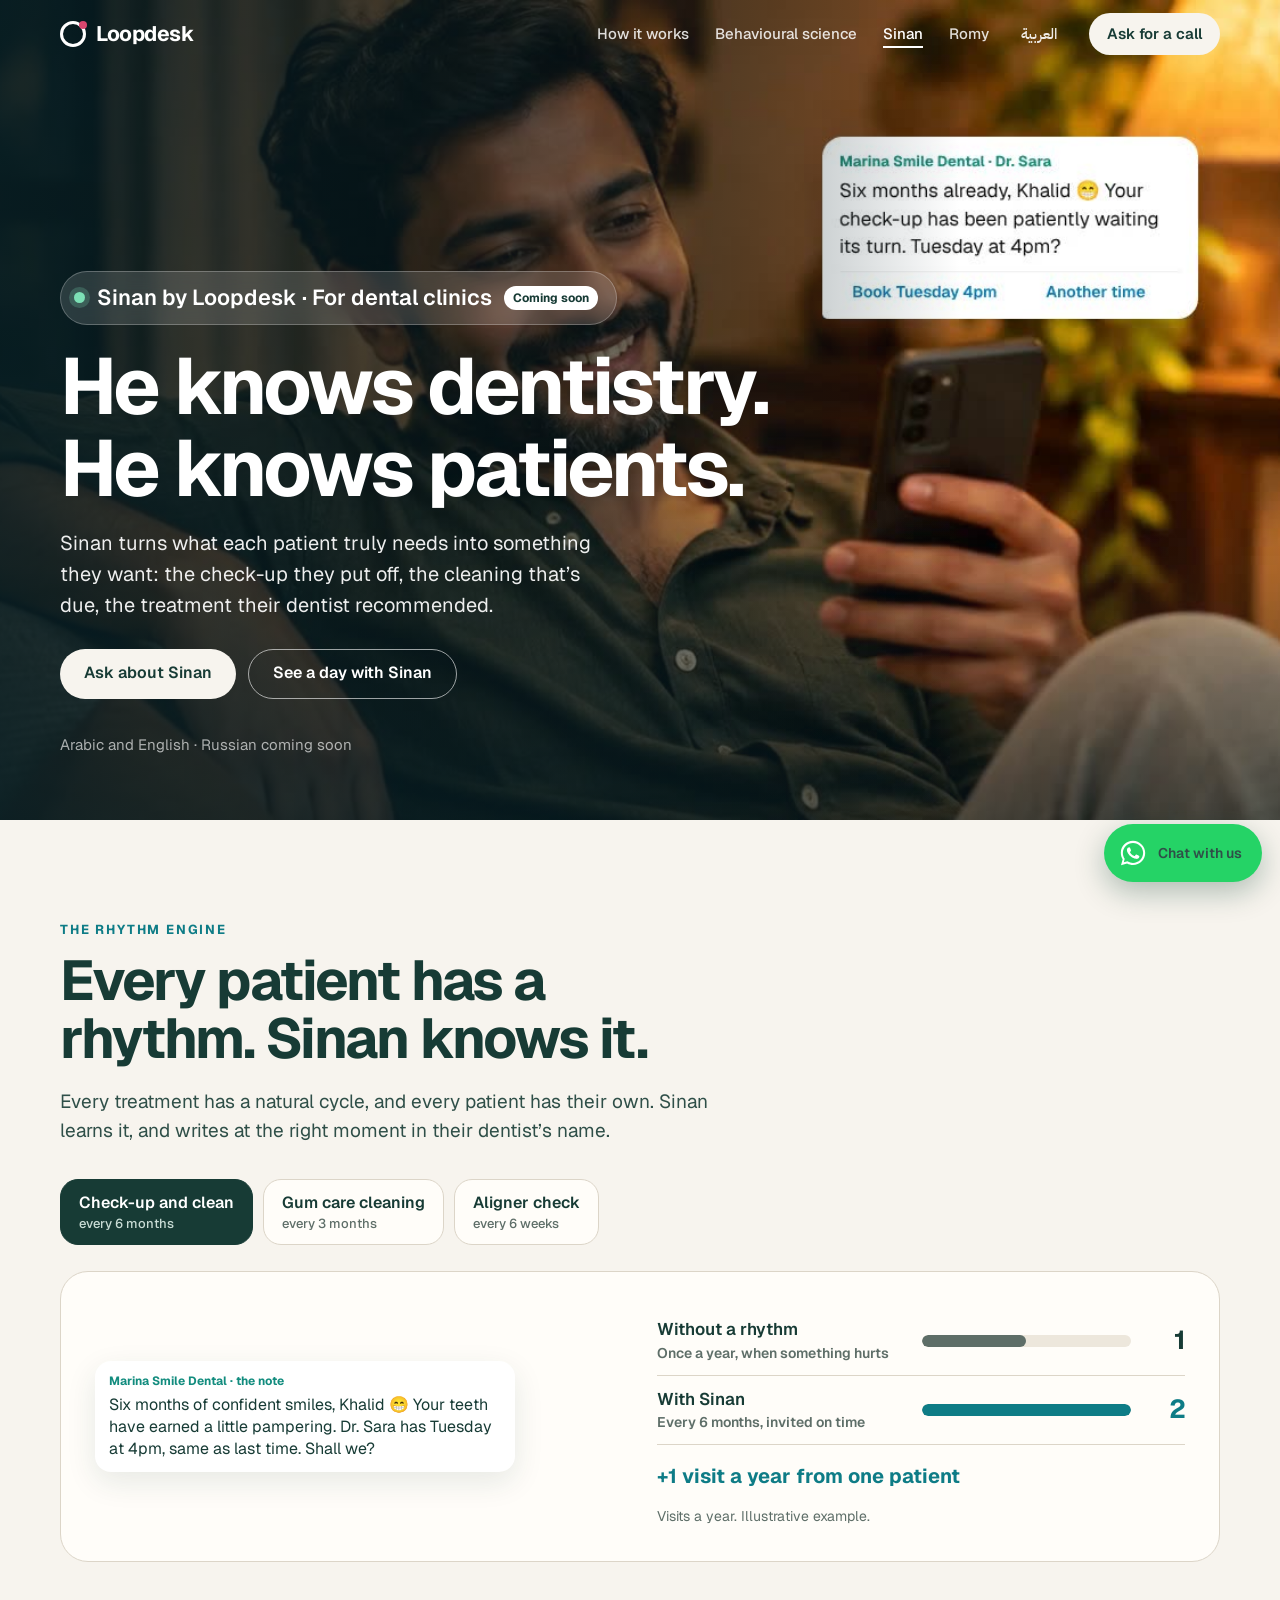
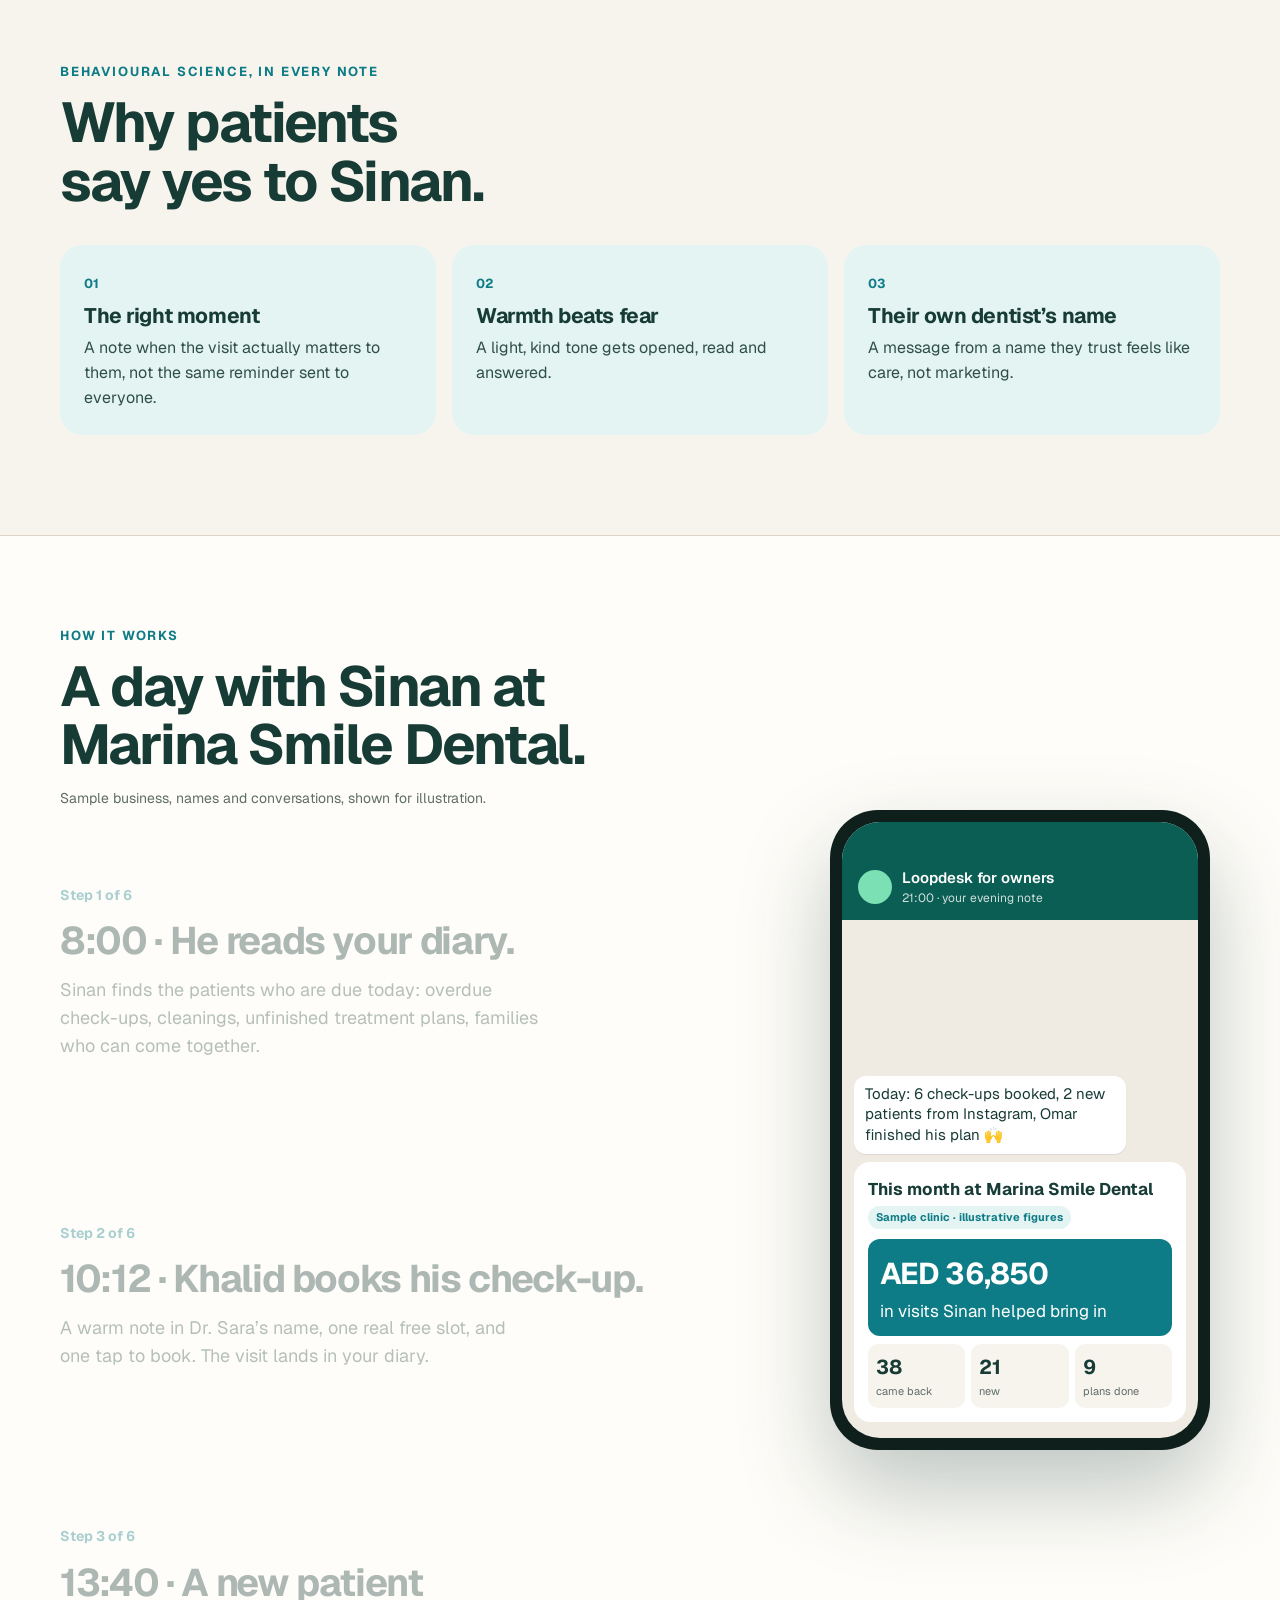
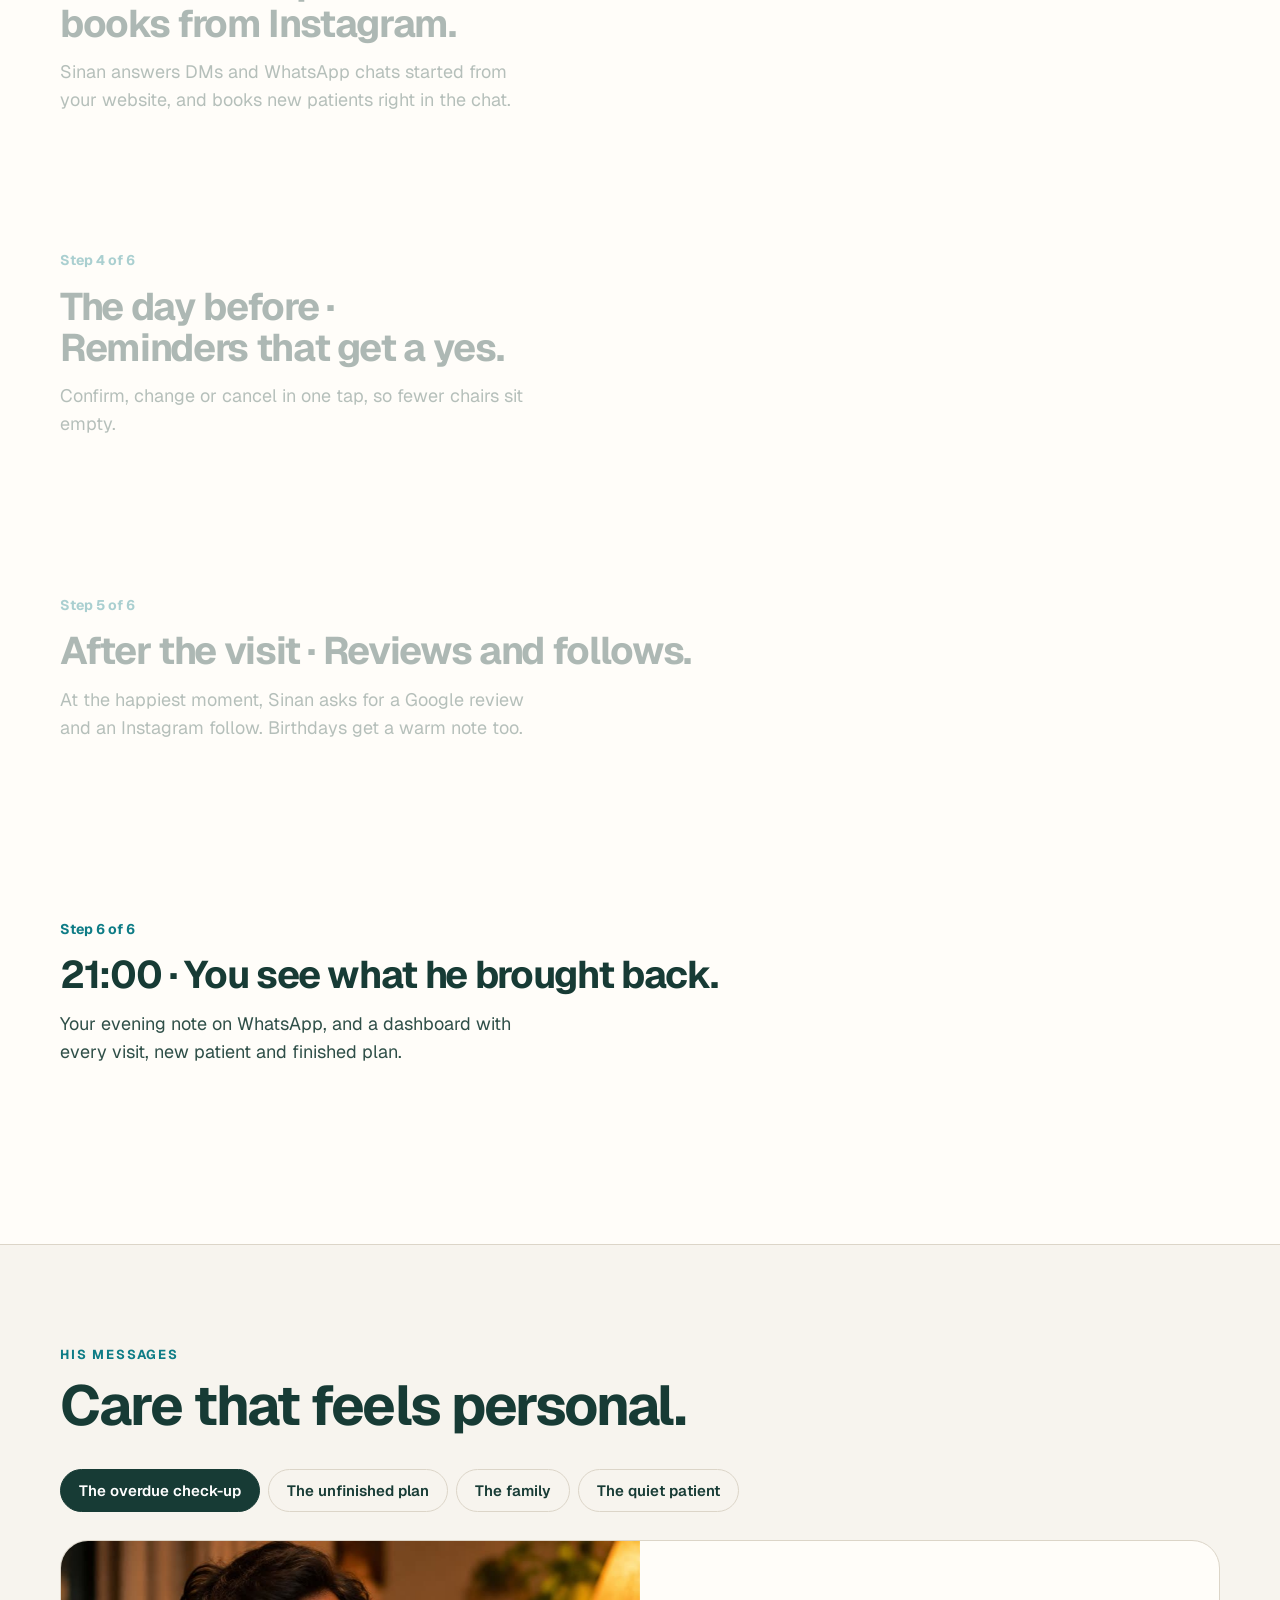
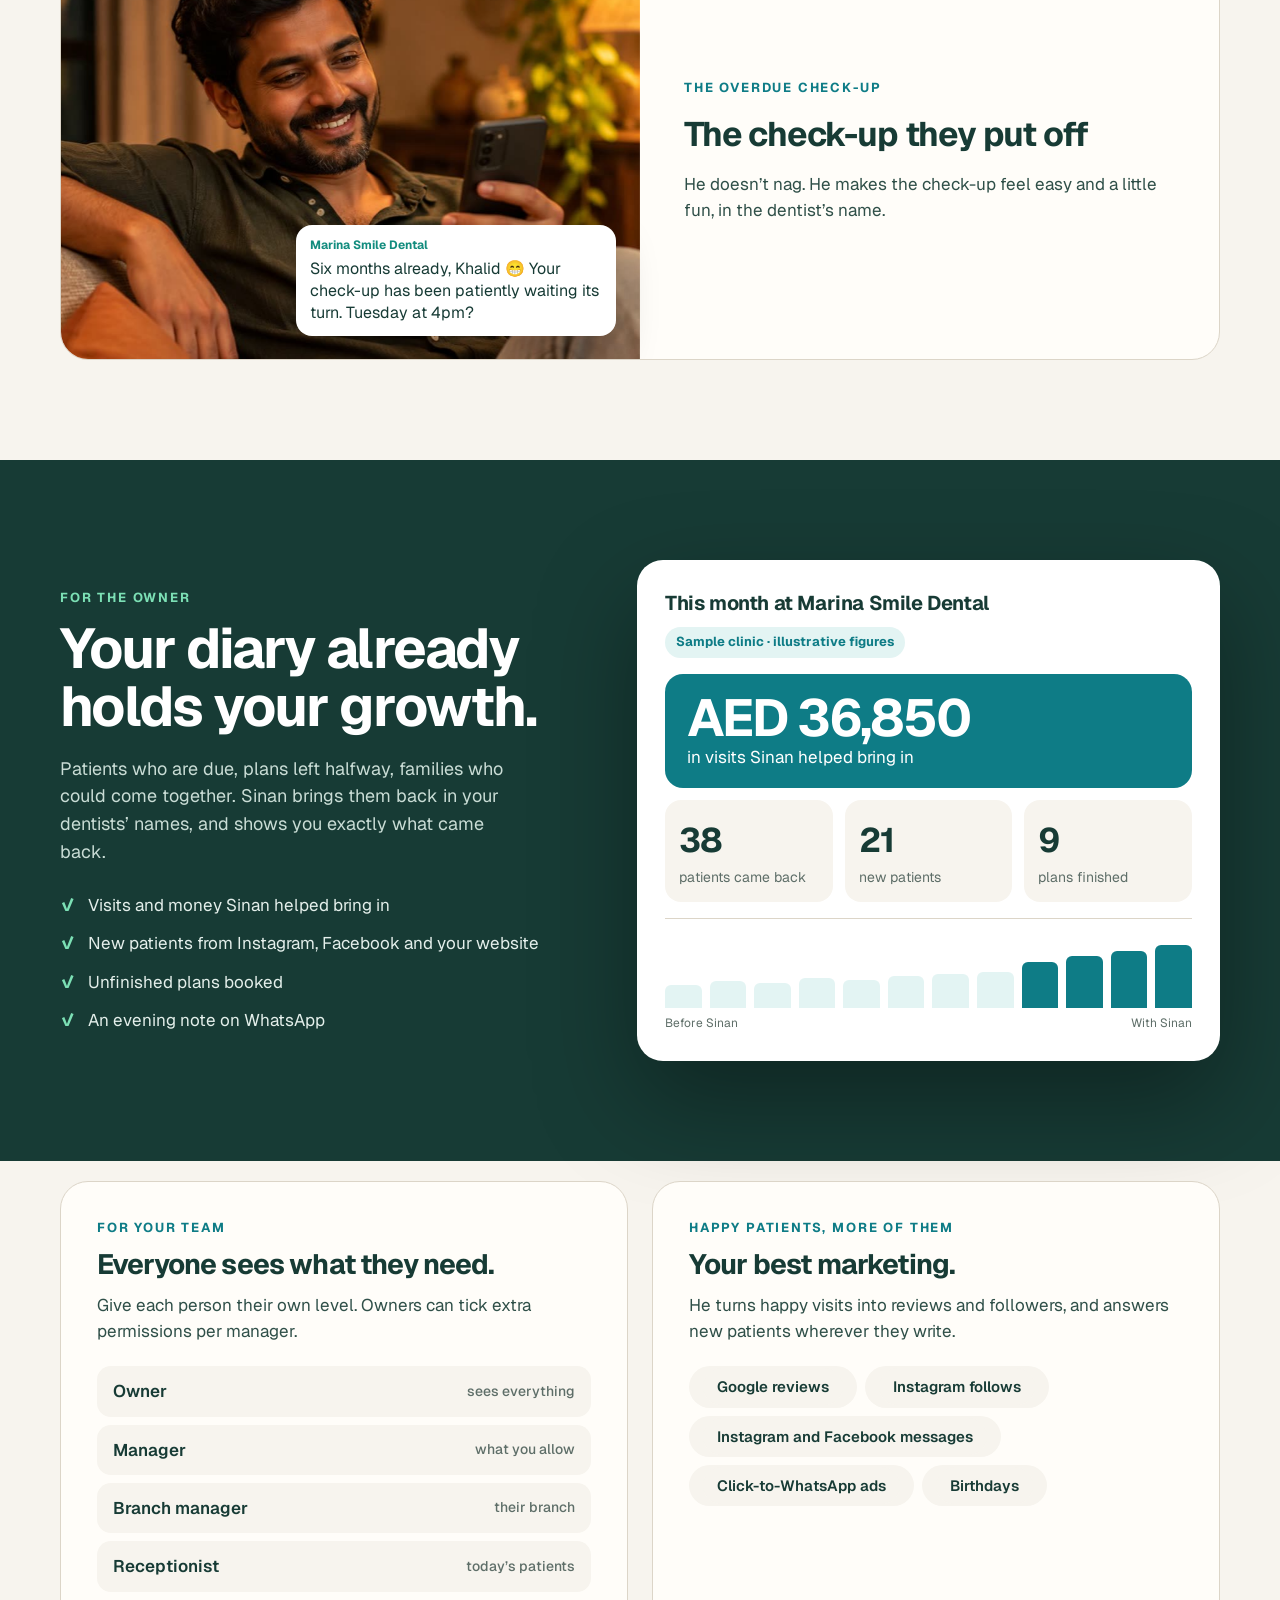
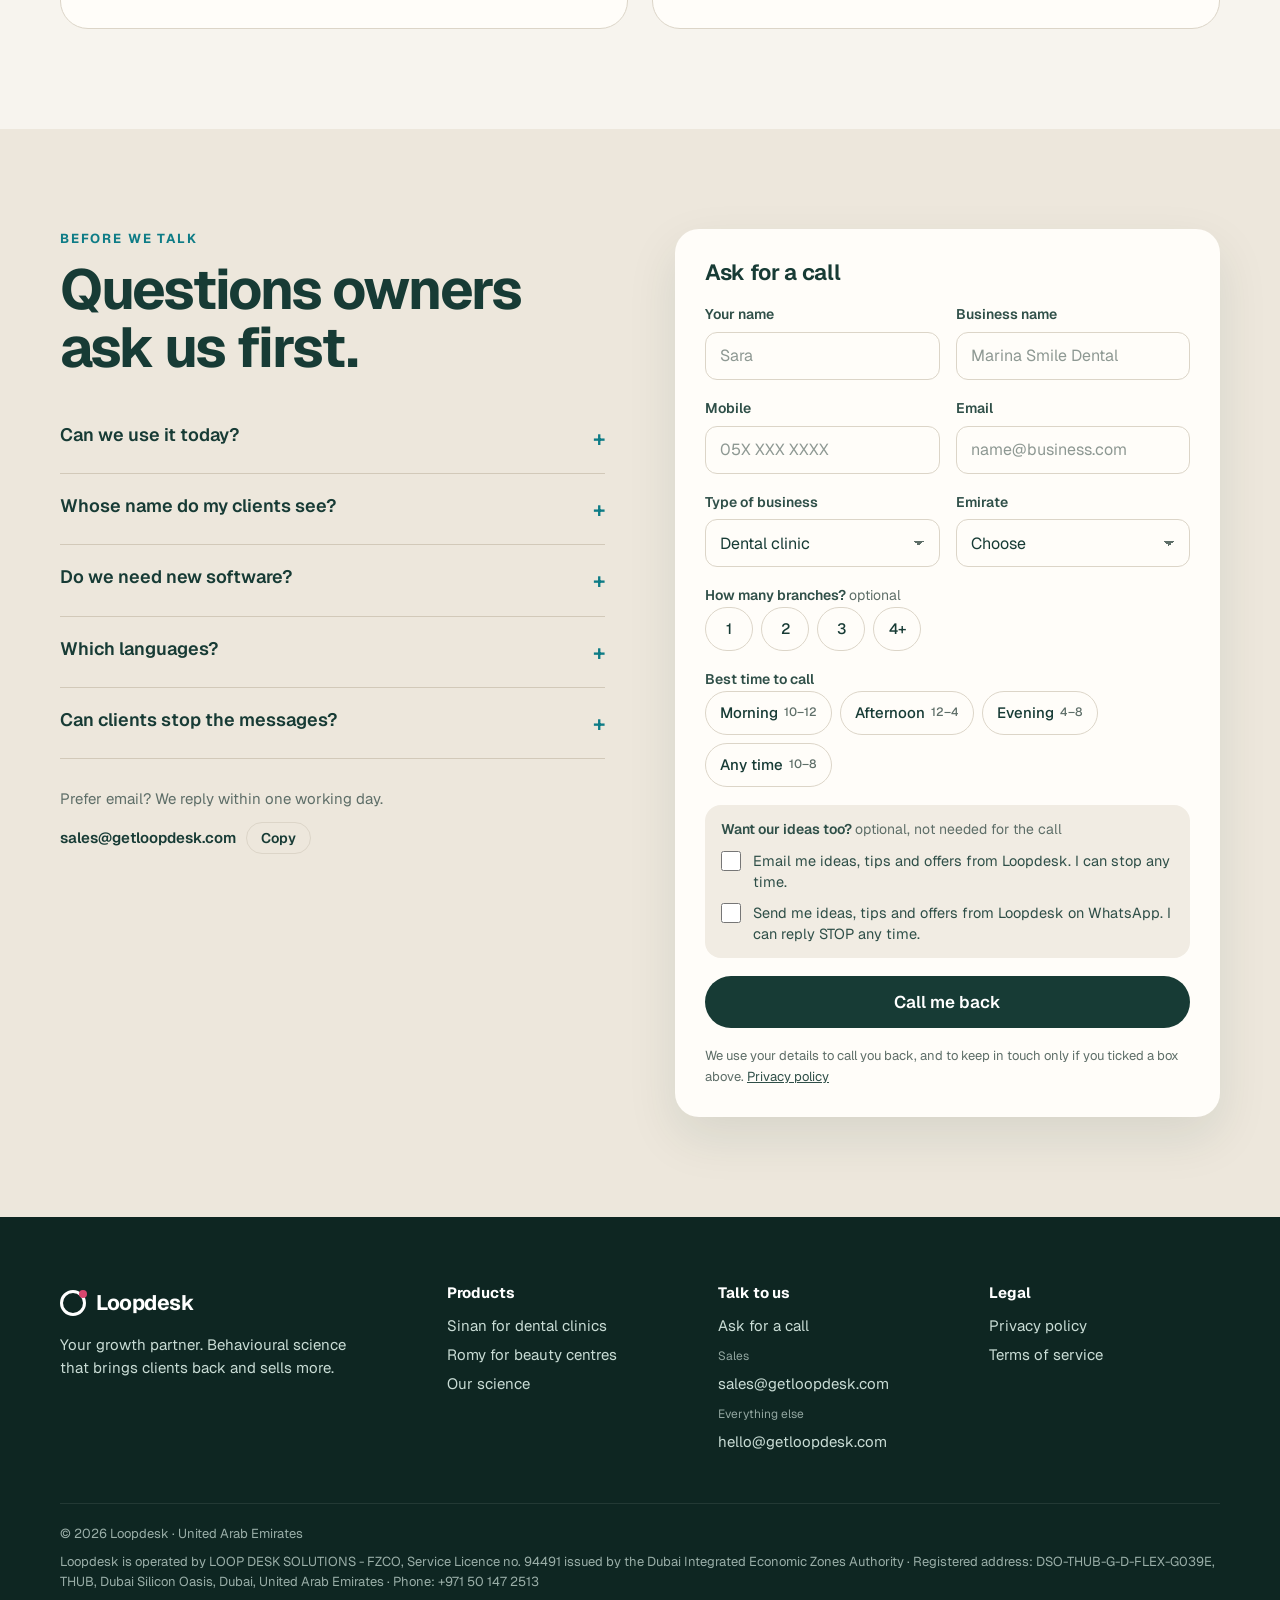
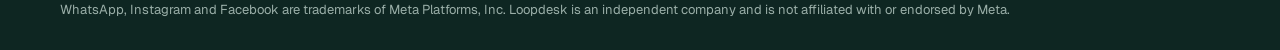
<file: sinan.html>
<!doctype html>
<html lang="en">
<head>
<meta charset="utf-8">
<meta name="viewport" content="width=device-width, initial-scale=1, viewport-fit=cover">
<title>Sinan by Loopdesk · for dental clinics</title>
<meta name="description" content="Sinan turns what each patient truly needs into something they want: the check-up they put off, the cleaning that is due, the treatment their dentist recommended. Built on behavioural science. Coming soon.">
<meta name="facebook-domain-verification" content="hznkutrjk6smpnx2udtf84h1cq6rx5" />
<link rel="canonical" href="https://getloopdesk.com/sinan">
<meta property="og:type" content="website">
<meta property="og:site_name" content="Loopdesk">
<meta property="og:url" content="https://getloopdesk.com/sinan">
<meta property="og:title" content="Sinan by Loopdesk · for dental clinics">
<meta property="og:description" content="Sinan turns what each patient truly needs into something they want: the check-up they put off, the cleaning that is due, the treatment their dentist recommended. Built on behavioural science. Coming soon.">
<meta property="og:image" content="https://getloopdesk.com/og-share2.png">
<meta property="og:image:secure_url" content="https://getloopdesk.com/og-share2.png">
<meta property="og:image:type" content="image/png">
<meta property="og:image:width" content="1200">
<meta property="og:image:height" content="630">
<meta property="og:image:alt" content="Loopdesk: Clients come back sooner. And spend more. A sample message and +4 more visits a year from the same client.">
<meta name="twitter:card" content="summary_large_image">
<meta name="twitter:title" content="Sinan by Loopdesk · for dental clinics">
<meta name="twitter:description" content="Sinan turns what each patient truly needs into something they want: the check-up they put off, the cleaning that is due, the treatment their dentist recommended. Built on behavioural science. Coming soon.">
<meta name="twitter:image" content="https://getloopdesk.com/og-share2.png">
<link rel="icon" href="/favicon.svg" type="image/svg+xml">
<link rel="apple-touch-icon" href="/apple-touch-icon.png">
<link rel="preconnect" href="https://fonts.googleapis.com">
<link rel="preconnect" href="https://fonts.gstatic.com" crossorigin>
<link rel="stylesheet" href="https://fonts.googleapis.com/css2?family=Geist:wght@400;500;600;700&family=IBM+Plex+Sans+Arabic:wght@400;500;600;700&display=swap">
<link rel="preload" as="image" href="/video/hero-sinan.jpg">
<link rel="stylesheet" href="/site.css?v=4">
</head>
<body class="sinan" data-vertical="dental">
<svg width="0" height="0" style="position:absolute" aria-hidden="true">
  <symbol id="mark" viewBox="0 0 24 24"><circle cx="12" cy="12" r="8.5" fill="none" stroke="currentColor" stroke-width="2.6"/><circle cx="18.6" cy="6.6" r="2.4" fill="#D9466E"/></symbol>
</svg>
<header class="nav"><div class="w"><a class="logo" href="/" aria-label="Loopdesk home"><span class="mark" aria-hidden="true"></span>Loopdesk</a>
<nav class="links" aria-label="Main"><a href="/#how"><span class="en">How it works</span><span class="ar">كيف تعمل</span></a><a href="/#science"><span class="en">Behavioural science</span><span class="ar">علم السلوك</span></a><a href="/sinan" class="on" aria-current="page"><span class="en">Sinan</span><span class="ar">سنان</span></a><a href="/romy"><span class="en">Romy</span><span class="ar">رومي</span></a></nav>
<button class="lang" id="langbtn" type="button">العربية</button><a class="btn" href="#talk"><span class="en">Ask for a call</span><span class="ar">اطلبوا اتصالًا</span></a></div></header>
<main>
<section class="hero"><video autoplay muted loop playsinline preload="metadata" poster="/video/hero-sinan.jpg" aria-hidden="true"><source src="/video/hero-sinan.mp4" type="video/mp4"></video><div class="w"><span class="pill"><span class="en">Sinan by Loopdesk · For dental clinics</span><span class="ar">سنان من Loopdesk · لعيادات الأسنان</span> <small><span class="en">Coming soon</span><span class="ar">قريبًا</span></small></span><h1><span class="en">He knows dentistry. He knows patients.</span><span class="ar">يفهم طبّ الأسنان، ويفهم المرضى.</span></h1><p class="lead"><span class="en">Sinan turns what each patient truly needs into something they want: the check-up they put off, the cleaning that’s due, the treatment their dentist recommended.</span><span class="ar">يحوّل سنان ما يحتاجه كلّ مريض فعلًا إلى شيء يرغب فيه: الفحص الذي أجّله، والتنظيف الذي حان موعده، والعلاج الذي أوصى به طبيبه.</span></p>
<div class="ctas"><a class="btn b-ivory" href="#talk"><span class="en">Ask about Sinan</span><span class="ar">اسألوا عن سنان</span></a><a class="btn b-line" href="#day"><span class="en">See a day with Sinan</span><span class="ar">شاهدوا يومًا مع سنان</span></a></div>
<div class="trade"><span><span class="en">Arabic and English · Russian coming soon</span><span class="ar">العربية والإنجليزية · والروسية قريبًا</span></span></div></div></section>
<section class="rhythm" id="rhythm"><div class="w"><div class="lab"><span class="en">The rhythm engine</span><span class="ar">محرّك الإيقاع</span></div><h2 style="margin-top:12px;max-width:820px"><span class="en">Every patient has a rhythm. Sinan knows it.</span><span class="ar">لكلّ مريض إيقاعه، وسنان يعرفه.</span></h2><p class="intro"><span class="en">Every treatment has a natural cycle, and every patient has their own. Sinan learns it, and writes at the right moment in their dentist’s name.</span><span class="ar">لكلّ علاج دورة طبيعية، ولكلّ مريض إيقاعه الخاص. يتعلّمه سنان، ويكتب إليه في اللحظة المناسبة باسم طبيبه.</span></p>
<div class="rpick" role="group" aria-label="Pick a treatment"><button type="button" data-r="r-checkup" aria-pressed="true"><span class="en">Check-up and clean</span><span class="ar">فحص وتنظيف</span><small><span class="en">every 6 months</span><span class="ar">كلّ 6 أشهر</span></small></button><button type="button" data-r="r-gum" aria-pressed="false"><span class="en">Gum care cleaning</span><span class="ar">تنظيف اللثة</span><small><span class="en">every 3 months</span><span class="ar">كلّ 3 أشهر</span></small></button><button type="button" data-r="r-aligner" aria-pressed="false"><span class="en">Aligner check</span><span class="ar">متابعة التقويم الشفاف</span><small><span class="en">every 6 weeks</span><span class="ar">كلّ 6 أسابيع</span></small></button></div><div class="rpanel" id="r-checkup">
<div class="rgrid" style="margin-top:0"><div class="rmsg"><div class="m"><small><span class="en">Marina Smile Dental · the note</span><span class="ar">مارينا سمايل للأسنان · الرسالة</span></small><span class="en">Six months of confident smiles, Khalid 😁 Your teeth have earned a little pampering. Dr. Sara has Tuesday at 4pm, same as last time. Shall we?</span><span class="ar">ستة أشهر من الابتسامات الواثقة يا خالد 😁 أسنانك تستحق بعض الدلال. د. سارة متاحة الثلاثاء الساعة 4 عصرًا، كالمرّة الماضية. نحجز لك؟</span></div></div>
<div class="rcmp"><div class="row"><span><span class="en">Without a rhythm</span><span class="ar">بلا إيقاع</span><small><span class="en">Once a year, when something hurts</span><span class="ar">مرّة في السنة، حين يشعر بألم</span></small></span><div class="meter"><i style="width:50%"></i></div><b>1</b></div>
<div class="row on"><span><span class="en">With Sinan</span><span class="ar">مع سنان</span><small><span class="en">Every 6 months, invited on time</span><span class="ar">كلّ 6 أشهر، تصله الدعوة في وقتها</span></small></span><div class="meter"><i style="width:100%"></i></div><b>2</b></div>
<p class="gain"><span class="en">+1 visit a year from one patient</span><span class="ar">+1 زيارة في السنة من مريض واحد</span></p>
<p class="eg"><span class="en">Visits a year. Illustrative example.</span><span class="ar">زيارات في السنة. مثال توضيحي.</span></p></div></div></div><div class="rpanel" id="r-gum" hidden>
<div class="rgrid" style="margin-top:0"><div class="rmsg"><div class="m"><small><span class="en">Marina Smile Dental · the note</span><span class="ar">مارينا سمايل للأسنان · الرسالة</span></small><span class="en">3 months of shiny teeth and happy gums, Ravi 🌿 Ready to do it again? Dr. Sara has Sunday at 11am, your usual.</span><span class="ar">3 أشهر من الأسنان اللامعة واللثة المرتاحة يا رافي 🌿 نعيدها من جديد؟ د. سارة متاحة الأحد الساعة 11 صباحًا، موعدك المعتاد.</span></div></div>
<div class="rcmp"><div class="row"><span><span class="en">Without a rhythm</span><span class="ar">بلا إيقاع</span><small><span class="en">Twice a year, when he remembers</span><span class="ar">مرّتين في السنة، حين يتذكّر</span></small></span><div class="meter"><i style="width:50%"></i></div><b>2</b></div>
<div class="row on"><span><span class="en">With Sinan</span><span class="ar">مع سنان</span><small><span class="en">Every 3 months, as his dentist advised</span><span class="ar">كلّ 3 أشهر، كما نصحه طبيبه</span></small></span><div class="meter"><i style="width:100%"></i></div><b>4</b></div>
<p class="gain"><span class="en">+2 visits a year from one patient</span><span class="ar">+2 زيارات في السنة من مريض واحد</span></p>
<p class="eg"><span class="en">Visits a year. Illustrative example.</span><span class="ar">زيارات في السنة. مثال توضيحي.</span></p></div></div></div><div class="rpanel" id="r-aligner" hidden>
<div class="rgrid" style="margin-top:0"><div class="rmsg"><div class="m"><small><span class="en">Marina Smile Dental · the note</span><span class="ar">مارينا سمايل للأسنان · الرسالة</span></small><span class="en">6 weeks of your smile quietly getting straighter, Omar 😁 Come and see how far it’s come! Dr. Daniel has Wednesday at 5pm. Shall we?</span><span class="ar">6 أسابيع وابتسامتك تستقيم بهدوء يا عمر 😁 تعال لترى كم تقدّمت! د. دانيال متاح الأربعاء الساعة 5 مساءً. نحجز لك؟</span></div></div>
<div class="rcmp"><div class="row"><span><span class="en">Without a rhythm</span><span class="ar">بلا إيقاع</span><small><span class="en">Every 10 weeks, between busy months</span><span class="ar">كلّ 10 أسابيع، بين أشهر الانشغال</span></small></span><div class="meter"><i style="width:62%"></i></div><b>5</b></div>
<div class="row on"><span><span class="en">With Sinan</span><span class="ar">مع سنان</span><small><span class="en">Every 6 weeks, on plan</span><span class="ar">كلّ 6 أسابيع، كما في الخطة</span></small></span><div class="meter"><i style="width:100%"></i></div><b>8</b></div>
<p class="gain"><span class="en">+3 visits a year from one patient</span><span class="ar">+3 زيارات في السنة من مريض واحد</span></p>
<p class="eg"><span class="en">Visits a year. Illustrative example.</span><span class="ar">زيارات في السنة. مثال توضيحي.</span></p></div></div></div></div></section>
<section class="science" id="science"><div class="w"><div class="lab"><span class="en">Behavioural science, in every note</span><span class="ar">علم السلوك في كلّ رسالة</span></div><h2 style="margin-top:12px;max-width:760px"><span class="en">Why patients say yes to Sinan.</span><span class="ar">لماذا يستجيب المرضى لسنان.</span></h2><div class="cards"><div class="card"><b class="k">01</b><h3><span class="en">The right moment</span><span class="ar">اللحظة المناسبة</span></h3><p><span class="en">A note when the visit actually matters to them, not the same reminder sent to everyone.</span><span class="ar">رسالة حين تهمّه الزيارة فعلًا، لا رسائل جماعية للجميع.</span></p></div><div class="card"><b class="k">02</b><h3><span class="en">Warmth beats fear</span><span class="ar">الدفء أنجح من الخوف</span></h3><p><span class="en">A light, kind tone gets opened, read and answered.</span><span class="ar">الرسالة اللطيفة يرتاح المريض لقراءتها والردّ عليها.</span></p></div><div class="card"><b class="k">03</b><h3><span class="en">Their own dentist’s name</span><span class="ar">باسم طبيبهم</span></h3><p><span class="en">A message from a name they trust feels like care, not marketing.</span><span class="ar">الرسالة من اسم يثقون به تبدو اهتمامًا، لا تسويقًا.</span></p></div></div></div></section>
<section class="story" id="day"><div class="w"><div class="lab"><span class="en">How it works</span><span class="ar">كيف يعمل</span></div><h2 style="margin-top:12px;max-width:760px"><span class="en">A day with Sinan at Marina Smile Dental.</span><span class="ar">يوم مع سنان في مارينا سمايل للأسنان.</span></h2>
<p class="eg"><span class="en">Sample business, names and conversations, shown for illustration.</span><span class="ar">نشاط وأسماء ومحادثات نموذجية، للتوضيح فقط.</span></p>
<div class="grid"><div class="steps"><div class="step"><div class="n"><span class="en">Step 1 of 6</span><span class="ar">الخطوة 1 من 6</span></div><h3><span class="en">8:00 · He reads your diary.</span><span class="ar">8:00 · يقرأ جدول مواعيدكم.</span></h3><p><span class="en">Sinan finds the patients who are due today: overdue check-ups, cleanings, unfinished treatment plans, families who can come together.</span><span class="ar">يجد سنان المرضى الذين حان موعدهم اليوم: فحوصات متأخرة، وتنظيف، وخطط علاجية لم تكتمل، وعائلات يمكنها الحضور معًا.</span></p><div class="mobile"></div></div><div class="step"><div class="n"><span class="en">Step 2 of 6</span><span class="ar">الخطوة 2 من 6</span></div><h3><span class="en">10:12 · Khalid books his check-up.</span><span class="ar">10:12 · خالد يحجز فحصه الدوري.</span></h3><p><span class="en">A warm note in Dr. Sara’s name, one real free slot, and one tap to book. The visit lands in your diary.</span><span class="ar">رسالة دافئة باسم د. سارة، وموعد متاح فعلًا، وحجز بلمسة واحدة. ويظهر الموعد في جدولكم مباشرةً.</span></p><div class="mobile"></div></div><div class="step"><div class="n"><span class="en">Step 3 of 6</span><span class="ar">الخطوة 3 من 6</span></div><h3><span class="en">13:40 · A new patient books from Instagram.</span><span class="ar">13:40 · مريض جديد يحجز من Instagram.</span></h3><p><span class="en">Sinan answers DMs and WhatsApp chats started from your website, and books new patients right in the chat.</span><span class="ar">يردّ سنان على الرسائل الخاصة ومحادثات WhatsApp التي تبدأ من موقعكم، ويحجز للمرضى الجدد داخل المحادثة.</span></p><div class="mobile"></div></div><div class="step"><div class="n"><span class="en">Step 4 of 6</span><span class="ar">الخطوة 4 من 6</span></div><h3><span class="en">The day before · Reminders that get a yes.</span><span class="ar">قبل الموعد بيوم · تذكير ينتهي بتأكيد.</span></h3><p><span class="en">Confirm, change or cancel in one tap, so fewer chairs sit empty.</span><span class="ar">تأكيد أو تغيير أو إلغاء بلمسة واحدة، فتقلّ الكراسي الفارغة.</span></p><div class="mobile"></div></div><div class="step"><div class="n"><span class="en">Step 5 of 6</span><span class="ar">الخطوة 5 من 6</span></div><h3><span class="en">After the visit · Reviews and follows.</span><span class="ar">بعد الزيارة · تقييمات ومتابعات.</span></h3><p><span class="en">At the happiest moment, Sinan asks for a Google review and an Instagram follow. Birthdays get a warm note too.</span><span class="ar">في أسعد لحظة، يطلب سنان تقييمًا على Google ومتابعة على Instagram. وفي أعياد الميلاد تصل رسالة دافئة أيضًا.</span></p><div class="mobile"></div></div><div class="step"><div class="n"><span class="en">Step 6 of 6</span><span class="ar">الخطوة 6 من 6</span></div><h3><span class="en">21:00 · You see what he brought back.</span><span class="ar">21:00 · تتابعون الحجوزات والدخل.</span></h3><p><span class="en">Your evening note on WhatsApp, and a dashboard with every visit, new patient and finished plan.</span><span class="ar">رسالتكم المسائية على WhatsApp، ولوحة متابعة فيها كلّ زيارة، وكلّ مريض جديد، وكلّ خطة اكتملت.</span></p><div class="mobile"></div></div></div><div class="phonewrap" aria-hidden="true"><div class="phone" id="phone"></div></div></div></div></section>
<section class="tabs"><div class="w"><div class="lab"><span class="en">His messages</span><span class="ar">رسائله</span></div><h2 style="margin-top:12px;max-width:720px"><span class="en">Care that feels personal.</span><span class="ar">رعاية يشعر كلّ مريض بأنّها له وحده.</span></h2>
<div class="tablist" role="tablist"><button type="button" role="tab" id="t-checkup" aria-controls="p-checkup" data-p="p-checkup" aria-selected="true" tabindex="0"><span class="en">The overdue check-up</span><span class="ar">الفحص المتأخر</span></button><button type="button" role="tab" id="t-plan" aria-controls="p-plan" data-p="p-plan" aria-selected="false" tabindex="-1"><span class="en">The unfinished plan</span><span class="ar">الخطة غير المكتملة</span></button><button type="button" role="tab" id="t-family" aria-controls="p-family" data-p="p-family" aria-selected="false" tabindex="-1"><span class="en">The family</span><span class="ar">العائلة</span></button><button type="button" role="tab" id="t-quiet" aria-controls="p-quiet" data-p="p-quiet" aria-selected="false" tabindex="-1"><span class="en">The quiet patient</span><span class="ar">المريض الغائب</span></button></div><div class="panel" role="tabpanel" id="p-checkup" aria-labelledby="t-checkup"><div class="ph" style="background-image:url(/img/story/s2.jpg)"><div class="m"><small><span class="en">Marina Smile Dental</span><span class="ar">مارينا سمايل للأسنان</span></small><span class="en">Six months already, Khalid 😁 Your check-up has been patiently waiting its turn. Tuesday at 4pm?</span><span class="ar">مرّت 6 أشهر يا خالد 😁 وفحصك الدوري ينتظر دوره بصبر. ما رأيك بالثلاثاء الساعة 4 عصرًا؟</span></div></div><div class="tx"><div class="lab"><span class="en">The overdue check-up</span><span class="ar">الفحص المتأخر</span></div><h3><span class="en">The check-up they put off</span><span class="ar">الفحص الذي أجّلوه</span></h3><p><span class="en">He doesn’t nag. He makes the check-up feel easy and a little fun, in the dentist’s name.</span><span class="ar">لا يُلحّ. بل يجعل الفحص سهلًا وممتعًا بعض الشيء، باسم الطبيب.</span></p></div></div><div class="panel" role="tabpanel" id="p-plan" aria-labelledby="t-plan" hidden><div class="ph" style="background-image:url(/img/story/s4.jpg)"><div class="m"><small><span class="en">Marina Smile Dental</span><span class="ar">مارينا سمايل للأسنان</span></small><span class="en">You’re one visit away from finishing the plan Dr. Daniel made for you 🙌 Thursday at 5pm?</span><span class="ar">بقيت زيارة واحدة فقط لتكتمل الخطة التي وضعها لك د. دانيال 🙌 ما رأيك بالخميس الساعة 5 مساءً؟</span></div></div><div class="tx"><div class="lab"><span class="en">The unfinished plan</span><span class="ar">الخطة غير المكتملة</span></div><h3><span class="en">One visit to go</span><span class="ar">بقيت زيارة واحدة</span></h3><p><span class="en">Progress already made pulls people to the finish line. He shows how close they are.</span><span class="ar">التقدّم الذي تحقّق يشدّ الناس نحو خطّ النهاية، وسنان يريهم كم اقتربوا.</span></p></div></div><div class="panel" role="tabpanel" id="p-family" aria-labelledby="t-family" hidden><div class="ph" style="background-image:url(/img/story/s11.jpg)"><div class="m"><small><span class="en">Marina Smile Dental</span><span class="ar">مارينا سمايل للأسنان</span></small><span class="en">Two smiles, one trip ✨ Layla and Adam, how about back-to-back check-ups on Saturday at 10am?</span><span class="ar">ابتسامتان ومشوار واحد ✨ ليلى وآدم، ما رأيكما بفحصين متتاليين يوم السبت الساعة 10 صباحًا؟</span></div></div><div class="tx"><div class="lab"><span class="en">The family</span><span class="ar">العائلة</span></div><h3><span class="en">Two check-ups, one trip</span><span class="ar">فحصان، ومشوار واحد</span></h3><p><span class="en">He books the family together, because one trip is easier than two.</span><span class="ar">يحجز للعائلة معًا، لأنّ مشوارًا واحدًا أسهل من اثنين.</span></p></div></div><div class="panel" role="tabpanel" id="p-quiet" aria-labelledby="t-quiet" hidden><div class="ph" style="background-image:url(/img/story/s8.jpg)"><div class="m"><small><span class="en">Marina Smile Dental</span><span class="ar">مارينا سمايل للأسنان</span></small><span class="en">Your smile misses us, Sami 😊 No catching up to do, just a fresh start. Dr. Sara has Wednesday at 6pm.</span><span class="ar">ابتسامتك اشتاقت إلينا يا سامي 😊 لا شيء لتعوّضه، فقط بداية جديدة. د. سارة متاحة الأربعاء الساعة 6 مساءً.</span></div></div><div class="tx"><div class="lab"><span class="en">The quiet patient</span><span class="ar">المريض الغائب</span></div><h3><span class="en">Welcome back, no guilt</span><span class="ar">أهلًا بعودتك، بلا لوم</span></h3><p><span class="en">No blame, no pressure. A warm invitation is what brings people back.</span><span class="ar">لا لوم ولا ضغط. الدعوة الدافئة هي ما يعيد الناس.</span></p></div></div></div></section>
<section class="band"><div class="w grid"><div><div class="lab"><span class="en">For the owner</span><span class="ar">لأصحاب العيادات</span></div><h2 style="margin-top:12px"><span class="en">Your diary already holds your growth.</span><span class="ar">زيارات أكثر من مرضاكم الحاليين.</span></h2><p><span class="en">Patients who are due, plans left halfway, families who could come together. Sinan brings them back in your dentists’ names, and shows you exactly what came back.</span><span class="ar">مرضى حان موعدهم، وخطط توقّفت في منتصفها، وعائلات يمكنها الحضور معًا. يعيدهم سنان باسم أطبائكم، ويريكم بدقّة الحجوزات والدخل من هذه الزيارات.</span></p><ul><li><span class="en">Visits and money Sinan helped bring in</span><span class="ar">زيارات ودخل ساعد سنان في إعادتها</span></li><li><span class="en">New patients from Instagram, Facebook and your website</span><span class="ar">مرضى جدد من Instagram وFacebook وموقعكم</span></li><li><span class="en">Unfinished plans booked</span><span class="ar">خطط علاجية غير مكتملة عادت إلى الجدول</span></li><li><span class="en">An evening note on WhatsApp</span><span class="ar">رسالة مسائية على WhatsApp</span></li></ul></div>
<div class="dash"><h4><span class="en">This month at Marina Smile Dental</span><span class="ar">هذا الشهر في مارينا سمايل للأسنان</span></h4><span class="s"><span class="en">Sample clinic · illustrative figures</span><span class="ar">عيادة نموذجية · أرقام توضيحية</span></span><div class="big"><b><span class="en">AED 36,850</span><span class="ar">36,850 درهم</span></b><span class="en">in visits Sinan helped bring in</span><span class="ar">قيمة زيارات ساعد سنان في إعادتها</span></div><div class="t"><div><b>38</b><span class="en">patients came back</span><span class="ar">مريضًا عادوا</span></div><div><b>21</b><span class="en">new patients</span><span class="ar">مريضًا جديدًا</span></div><div><b>9</b><span class="en">plans finished</span><span class="ar">خطط اكتملت</span></div></div><div class="bars" aria-hidden="true"><i class="" style="height:30%"></i><i class="" style="height:34%"></i><i class="" style="height:32%"></i><i class="" style="height:38%"></i><i class="" style="height:36%"></i><i class="" style="height:41%"></i><i class="" style="height:44%"></i><i class="" style="height:46%"></i><i class="n" style="height:58%"></i><i class="n" style="height:66%"></i><i class="n" style="height:72%"></i><i class="n" style="height:80%"></i></div><div class="cap"><span><span class="en">Before Sinan</span><span class="ar">قبل سنان</span></span><span><span class="en">With Sinan</span><span class="ar">مع سنان</span></span></div></div></div></section>
<section><div class="w duo">
<div class="box"><div class="lab"><span class="en">For your team</span><span class="ar">لفريقكم</span></div><h3><span class="en">Everyone sees what they need.</span><span class="ar">كلّ شخص يرى ما يحتاجه.</span></h3><p><span class="en">Give each person their own level. Owners can tick extra permissions per manager.</span><span class="ar">لكلّ شخص مستواه الخاص، ويستطيع المالك منح كلّ مدير صلاحيات إضافية.</span></p><div class="levels"><div><span class="en">Owner</span><span class="ar">المالك</span><small><span class="en">sees everything</span><span class="ar">يرى كلّ شيء</span></small></div><div><span class="en">Manager</span><span class="ar">المدير</span><small><span class="en">what you allow</span><span class="ar">ما تسمحون به</span></small></div><div><span class="en">Branch manager</span><span class="ar">مدير الفرع</span><small><span class="en">their branch</span><span class="ar">فرعه فقط</span></small></div><div><span class="en">Receptionist</span><span class="ar">موظف الاستقبال</span><small><span class="en">today’s patients</span><span class="ar">مرضى اليوم</span></small></div></div></div>
<div class="box"><div class="lab"><span class="en">Happy patients, more of them</span><span class="ar">مرضى سعداء، وعدد أكبر منهم</span></div><h3><span class="en">Your best marketing.</span><span class="ar">أفضل تسويق لكم.</span></h3><p><span class="en">He turns happy visits into reviews and followers, and answers new patients wherever they write.</span><span class="ar">يحوّل الزيارات السعيدة إلى تقييمات ومتابعين، ويردّ على المرضى الجدد أينما كتبوا.</span></p><div class="chips2"><span><span class="en">Google reviews</span><span class="ar">تقييمات Google</span></span><span><span class="en">Instagram follows</span><span class="ar">متابعات Instagram</span></span><span><span class="en">Instagram and Facebook messages</span><span class="ar">رسائل Instagram وFacebook</span></span><span><span class="en">Click-to-WhatsApp ads</span><span class="ar">إعلانات تفتح محادثة WhatsApp</span></span><span><span class="en">Birthdays</span><span class="ar">أعياد الميلاد</span></span></div></div>
</div></section>
<section class="talk" id="talk"><span id="demo" class="anchor"></span><div class="w grid">
<div><div class="lab"><span class="en">Before we talk</span><span class="ar">قبل أن نتحدّث</span></div><h2 style="margin-top:12px"><span class="en">Questions owners ask us first.</span><span class="ar">أسئلة يطرحها علينا أصحاب الأعمال أولًا.</span></h2><div class="faq"><details><summary><span class="en">Can we use it today?</span><span class="ar">هل يمكننا استخدامه اليوم؟</span></summary><p><span class="en">Sinan and Romy are coming soon. A call now is a chat about your business and what we are preparing for you.</span><span class="ar">سنان ورومي قريبًا. والاتصال الآن حديث عن عملكم وعمّا نجهّزه لكم.</span></p></details><details><summary><span class="en">Whose name do my clients see?</span><span class="ar">باسم مَن تصل الرسائل إلى عملائنا؟</span></summary><p><span class="en">Yours. Messages come from your business’s WhatsApp, in the name of your dentists.</span><span class="ar">باسمكم. تصل الرسائل من رقم WhatsApp الخاص بعملكم، باسم أطبائكم.</span></p></details><details><summary><span class="en">Do we need new software?</span><span class="ar">هل نحتاج إلى برنامج جديد؟</span></summary><p><span class="en">No. It works with your WhatsApp, alongside the booking system you use today. Nothing for your team to install.</span><span class="ar">لا. يعمل مع رقم WhatsApp الخاص بكم، وإلى جانب نظام المواعيد الذي تستخدمونه اليوم. لا شيء يثبّته فريقكم.</span></p></details><details><summary><span class="en">Which languages?</span><span class="ar">بأيّ لغات؟</span></summary><p><span class="en">Arabic and English. Russian is coming soon.</span><span class="ar">العربية والإنجليزية، والروسية قريبًا.</span></p></details><details><summary><span class="en">Can clients stop the messages?</span><span class="ar">هل يستطيع العملاء إيقاف الرسائل؟</span></summary><p><span class="en">Always. Every client can reply STOP, and “Another time” is on every invitation.</span><span class="ar">دائمًا. يستطيع أيّ عميل الردّ بكلمة «إيقاف»، وزرّ «وقت آخر» موجود في كلّ دعوة.</span></p></details></div>
<div class="reach">
<p><span class="en">Prefer email? We reply within one working day.</span><span class="ar">تفضّلون البريد الإلكتروني؟ نردّ خلال يوم عمل واحد.</span></p>
<div class="mailrow"><span class="ltr" id="mailaddr">sales@getloopdesk.com</span><button class="copy" type="button" data-copy="sales@getloopdesk.com"><span class="en">Copy</span><span class="ar">نسخ</span></button></div>
</div></div>
<div class="cb" id="callback">
      <form id="cbform" method="post" novalidate>
        <p class="cb-title"><span class="en">Ask for a call</span><span class="ar">اطلبوا اتصالًا</span></p>
        <div class="f2">
          <label class="fld"><span class="lbl"><span class="en">Your name</span><span class="ar">الاسم</span></span>
            <input name="name" autocomplete="name" maxlength="80" required data-ph-en="Sara" data-ph-ar="سارة">
            <span class="err"><span class="en">Please add your name.</span><span class="ar">أضيفوا الاسم من فضلكم.</span></span></label>
          <label class="fld"><span class="lbl"><span class="en">Business name</span><span class="ar">اسم العمل</span></span>
            <input name="business" autocomplete="organization" maxlength="120" required data-ph-en="Marina Smile Dental" data-ph-ar="مارينا سمايل للأسنان">
            <span class="err"><span class="en">Please add your business name.</span><span class="ar">أضيفوا اسم العمل من فضلكم.</span></span></label>
        </div>
        <div class="f2">
          <label class="fld"><span class="lbl"><span class="en">Mobile</span><span class="ar">رقم الجوال</span></span>
            <input name="phone" type="tel" inputmode="tel" autocomplete="tel" maxlength="20" required dir="ltr" placeholder="05X XXX XXXX">
            <span class="err"><span class="en">Please check the number, for example 050 123 4567.</span><span class="ar">تأكّدوا من الرقم، مثل <bdi dir="ltr">050 123 4567</bdi>.</span></span></label>
          <label class="fld"><span class="lbl"><span class="en">Email</span><span class="ar">البريد الإلكتروني</span></span>
            <input name="email" type="email" inputmode="email" autocomplete="email" maxlength="160" required dir="ltr" placeholder="name@business.com">
            <span class="err"><span class="en">Please check the email.</span><span class="ar">تأكّدوا من البريد الإلكتروني.</span></span></label>
        </div>
        <div class="f2">
          <label class="fld"><span class="lbl"><span class="en">Type of business</span><span class="ar">نوع العمل</span></span>
            <select name="vertical" required>
              <option value="" data-en="Choose" data-ar="اختاروا">Choose</option>
              <option value="beauty" data-en="Beauty centre" data-ar="مركز تجميل">Beauty centre</option>
              <option value="cosmetic" data-en="Cosmetic clinic" data-ar="عيادة تجميل">Cosmetic clinic</option>
              <option value="dental" selected data-en="Dental clinic" data-ar="عيادة أسنان">Dental clinic</option>
              <option value="barber" data-en="Barbershop" data-ar="صالون حلاقة">Barbershop</option>
              <option value="other" data-en="Something else" data-ar="نشاط آخر">Something else</option>
            </select>
            <span class="err"><span class="en">Please choose one.</span><span class="ar">اختاروا نوع العمل من فضلكم.</span></span></label>
          <label class="fld"><span class="lbl"><span class="en">Emirate</span><span class="ar">الإمارة</span></span>
            <select name="emirate" required>
              <option value="" data-en="Choose" data-ar="اختاروا">Choose</option>
              <option value="dubai" data-en="Dubai" data-ar="دبي">Dubai</option>
              <option value="abu_dhabi" data-en="Abu Dhabi" data-ar="أبوظبي">Abu Dhabi</option>
              <option value="sharjah" data-en="Sharjah" data-ar="الشارقة">Sharjah</option>
              <option value="ajman" data-en="Ajman" data-ar="عجمان">Ajman</option>
              <option value="rak" data-en="Ras Al Khaimah" data-ar="رأس الخيمة">Ras Al Khaimah</option>
              <option value="fujairah" data-en="Fujairah" data-ar="الفجيرة">Fujairah</option>
              <option value="uaq" data-en="Umm Al Quwain" data-ar="أم القيوين">Umm Al Quwain</option>
            </select>
            <span class="err"><span class="en">Please choose your emirate.</span><span class="ar">اختاروا الإمارة من فضلكم.</span></span></label>
        </div>
        <fieldset class="fld">
          <legend class="lbl"><span class="en">How many branches?</span><span class="ar">كم فرعًا لديكم؟</span> <span class="opt"><span class="en">optional</span><span class="ar">اختياري</span></span></legend>
          <div class="chips">
            <label><input type="radio" name="branches" value="1"><span>1</span></label>
            <label><input type="radio" name="branches" value="2"><span>2</span></label>
            <label><input type="radio" name="branches" value="3"><span>3</span></label>
            <label><input type="radio" name="branches" value="4"><span><bdi dir="ltr">4+</bdi></span></label>
          </div>
        </fieldset>
        <fieldset class="fld" data-req="time">
          <legend class="lbl"><span class="en">Best time to call</span><span class="ar">أنسب وقت للاتصال</span></legend>
          <div class="chips">
            <label><input type="radio" name="time" value="morning" required><span><span class="en">Morning</span><span class="ar">صباحًا</span><small><bdi dir="ltr">10–12</bdi></small></span></label>
            <label><input type="radio" name="time" value="afternoon"><span><span class="en">Afternoon</span><span class="ar">ظهرًا</span><small><bdi dir="ltr">12–4</bdi></small></span></label>
            <label><input type="radio" name="time" value="evening"><span><span class="en">Evening</span><span class="ar">مساءً</span><small><bdi dir="ltr">4–8</bdi></small></span></label>
            <label><input type="radio" name="time" value="any"><span><span class="en">Any time</span><span class="ar">أيّ وقت</span><small><bdi dir="ltr">10–8</bdi></small></span></label>
          </div>
          <span class="err"><span class="en">Pick the time that suits you.</span><span class="ar">اختاروا الوقت الذي يناسبكم.</span></span>
        </fieldset>
        <div class="trap" aria-hidden="true"><label>Website<input name="website" tabindex="-1" autocomplete="off"></label></div>
        <div class="consent">
          <p class="lbl"><span class="en">Want our ideas too?</span><span class="ar">تودّون أن تصلكم أفكارنا أيضًا؟</span> <span class="opt"><span class="en">optional, not needed for the call</span><span class="ar">اختياري، ولا يلزم للاتصال</span></span></p>
          <label class="tick"><input type="checkbox" name="consentEmail"><span class="en">Email me ideas, tips and offers from Loopdesk. I can stop any time.</span><span class="ar">أرسلوا إليّ أفكارًا ونصائح وعروضًا من Loopdesk بالبريد الإلكتروني، ويمكنني الإيقاف متى شئت.</span></label>
          <label class="tick"><input type="checkbox" name="consentWhatsapp"><span class="en">Send me ideas, tips and offers from Loopdesk on WhatsApp. I can reply STOP any time.</span><span class="ar">أرسلوا إليّ أفكارًا ونصائح وعروضًا من Loopdesk عبر WhatsApp، ويمكنني إرسال «إيقاف» متى شئت.</span></label>
        </div>
        <button class="btn btn-dark cb-send" type="submit" id="cbsend"><span class="en">Call me back</span><span class="ar">اتصلوا بي</span></button>
        <p class="fine"><span class="en">We use your details to call you back, and to keep in touch only if you ticked a box above. <a href="/privacy">Privacy policy</a></span><span class="ar">نستخدم بياناتكم للاتصال بكم، ولا نراسلكم بعد ذلك إلا إن اخترتم أحد المربّعين أعلاه. <a href="/privacy">سياسة الخصوصية</a></span></p>
        <div class="cb-fail" id="cbfail" hidden>
          <p><span class="en">Sorry, that didn't go through on our side. Nothing you typed is lost: send it to us by email in one tap.</span><span class="ar">عذرًا، تعطّل شيء عندنا ولم يصلنا طلبكم. كلّ ما كتبتموه محفوظ، ويمكنكم إرساله بالبريد بضغطة واحدة.</span></p>
          <a class="btn btn-light" id="cbmail" href="mailto:sales@getloopdesk.com"><span class="en">Send by email</span><span class="ar">أرسلوه بالبريد الإلكتروني</span></a>
        </div>
      </form>

      <div class="cb-done" id="cbdone" hidden tabindex="-1">
        <svg viewBox="0 0 24 24" aria-hidden="true"><use href="#mark"/></svg>
        <p class="cb-title"><span class="en">Thank you, <bdi data-out="name"></bdi>. Your call is in our diary.</span><span class="ar">شكرًا يا <bdi data-out="name"></bdi>، سجّلنا موعد الاتصال.</span></p>
        <p><span class="en">We'll call <bdi dir="ltr" data-out="phone"></bdi> <span data-out="time-en"></span>, within one working day.</span><span class="ar">سنتصل بكم على الرقم <bdi dir="ltr" data-out="phone"></bdi> <span data-out="time-ar"></span>، خلال يوم عمل واحد.</span></p>
        <p class="muted"><span class="en">Have your treatment list handy? Bring it to the call and we'll show Sinan with your own treatments.</span><span class="ar">إن كانت لديكم قائمة العلاجات، فأبقوها قريبة أثناء الاتصال لنريكم سنان على علاجاتكم.</span></p>
        <a class="btn btn-light" href="#day"><span class="en">Meanwhile, see how it works</span><span class="ar">وحتى ذلك الحين، شاهدوا كيف تعمل</span></a>
      </div>
    </div></div></section>
</main>
<footer><div class="w"><div class="grid">
<div><a class="logo" href="/" aria-label="Loopdesk home"><span class="mark" aria-hidden="true"></span>Loopdesk</a><p class="tag"><span class="en">Your growth partner. Behavioural science that brings clients back and sells more.</span><span class="ar">فنّ العودة… وسرّ الزيادة.</span></p></div>
<nav aria-label="Products"><b><span class="en">Products</span><span class="ar">منتجاتنا</span></b><a href="/sinan"><span class="en">Sinan for dental clinics</span><span class="ar">سنان لعيادات الأسنان</span></a><a href="/romy"><span class="en">Romy for beauty centres</span><span class="ar">رومي لمراكز التجميل</span></a><a href="/#science"><span class="en">Our science</span><span class="ar">علم السلوك</span></a></nav>
<div><b><span class="en">Talk to us</span><span class="ar">تواصلوا معنا</span></b><a href="#talk"><span class="en">Ask for a call</span><span class="ar">اطلبوا اتصالًا</span></a><small><span class="en">Sales</span><span class="ar">المبيعات</span></small><a class="ltr" href="mailto:sales@getloopdesk.com">sales@getloopdesk.com</a><small><span class="en">Everything else</span><span class="ar">لأيّ سؤال آخر</span></small><a class="ltr" href="mailto:hello@getloopdesk.com">hello@getloopdesk.com</a></div>
<nav aria-label="Legal"><b><span class="en">Legal</span><span class="ar">معلومات قانونية</span></b><a href="/privacy"><span class="en">Privacy policy</span><span class="ar">سياسة الخصوصية</span></a><a href="/terms"><span class="en">Terms of service</span><span class="ar">شروط الخدمة</span></a></nav></div>
<div class="legal">
<p><span class="en">© 2026 Loopdesk · United Arab Emirates</span><span class="ar"><span class="ltr">© 2026 Loopdesk</span> · الإمارات العربية المتحدة</span></p>
<p><span class="en">Loopdesk is operated by <span class="ltr">LOOP DESK SOLUTIONS - FZCO</span>, Service Licence no. <span class="ltr">94491</span> issued by the Dubai Integrated Economic Zones Authority · Registered address: <span class="ltr">DSO-THUB-G-D-FLEX-G039E, THUB, Dubai Silicon Oasis, Dubai, United Arab Emirates</span> · Phone: <a class="ltr" href="tel:+971501472513">+971 50 147 2513</a></span><span class="ar">تشغّل <span class="ltr">Loopdesk</span> شركة لوب ديسك سولوشنز - ش م ح، رخصة مهنية رقم <span class="ltr">94491</span> صادرة عن سلطة دبي للمناطق الاقتصادية المتكاملة · العنوان المسجّل: <span class="ltr">DSO-THUB-G-D-FLEX-G039E</span>، مبنى <span class="ltr">THUB</span>، واحة دبي للسيليكون، دبي، الإمارات العربية المتحدة · الهاتف: <a class="ltr" href="tel:+971501472513">+971 50 147 2513</a></span></p>
<p><span class="en">WhatsApp, Instagram and Facebook are trademarks of Meta Platforms, Inc. Loopdesk is an independent company and is not affiliated with or endorsed by Meta.</span><span class="ar"><span class="ltr">WhatsApp</span> و<span class="ltr">Instagram</span> و<span class="ltr">Facebook</span> علامات تجارية مملوكة لشركة <span class="ltr">Meta Platforms, Inc.</span>، و<span class="ltr">Loopdesk</span> شركة مستقلة لا ترتبط بشركة Meta ولا تحظى بتأييدها.</span></p>
</div></div></footer>
<a class="ld-float" data-chat hidden href="#" target="_blank" rel="noopener" aria-label="WhatsApp"><svg viewBox="0 0 32 32" aria-hidden="true"><path fill="currentColor" d="M16 3C8.8 3 3 8.7 3 15.8c0 2.5.7 4.9 2 6.9L3.2 29l6.5-1.7c1.9 1 4.1 1.6 6.3 1.6 7.2 0 13-5.7 13-12.8S23.2 3 16 3zm0 23.6c-2 0-3.9-.5-5.5-1.5l-.4-.2-3.9 1 1-3.7-.3-.4c-1.1-1.7-1.7-3.7-1.7-5.8C5.2 9.9 10 5.2 16 5.2s10.8 4.7 10.8 10.6S22 26.6 16 26.6zm5.9-7.9c-.3-.2-1.9-.9-2.2-1-.3-.1-.5-.2-.7.2-.2.3-.8 1-1 1.2-.2.2-.4.2-.7.1-.3-.2-1.4-.5-2.6-1.6-1-.9-1.6-1.9-1.8-2.2-.2-.3 0-.5.1-.7l.5-.6c.2-.2.2-.4.3-.6.1-.2 0-.4 0-.6l-1-2.4c-.3-.6-.5-.5-.7-.5h-.6c-.2 0-.6.1-.9.4-.3.3-1.1 1.1-1.1 2.7s1.2 3.2 1.3 3.4c.2.2 2.3 3.5 5.6 4.9 2.8 1.1 3.3.9 3.9.8.6-.1 1.9-.8 2.2-1.5.3-.7.3-1.4.2-1.5-.1-.2-.3-.3-.6-.4z"/></svg><span class="lbl"><span class="en">Chat with us</span><span class="ar">تحدّثوا معنا</span></span></a>
<div class="mcta"><a class="btn b-ink" href="#talk"><span class="en">Ask for a call</span><span class="ar">اطلبوا اتصالًا</span></a></div>
<script>window.STORY={"en": {"all": [{"who": "Marina Smile Dental", "sub": "8:00 · today’s diary", "html": "<div class=\"diary\"><div class=\"r\"><span>Khalid · check-up<\/span><span class=\"due\">6 months · due<\/span><\/div><div class=\"r\"><span>Layla and Adam<\/span><span class=\"due\">both due<\/span><\/div><div class=\"r\"><span>Omar · treatment plan<\/span><span class=\"due\">1 visit left<\/span><\/div><div class=\"r\"><span>Hana · cleaning<\/span><span class=\"\">Booked ✓<\/span><\/div><\/div>"}, {"who": "Marina Smile Dental", "sub": "10:12", "html": "<div class=\"m\">Six months already, Khalid 😁 Your check-up has been patiently waiting its turn. Tuesday at 4pm?<span class=\"ch\">Book Tuesday 4pm<\/span><span class=\"ch\">Another time<\/span><\/div><div class=\"m me\">Book Tuesday 4pm<\/div><div class=\"m\">It’s a date, Khalid 🎉 Tuesday at 4pm with Dr. Sara.<\/div>"}, {"who": "Marina Smile Dental", "sub": "13:40 · Instagram", "html": "<div class=\"m me\">I’d like to book a cleaning<\/div><div class=\"m\">Thursday at 11am is free 😊 Shall we keep it for you?<\/div><div class=\"m me\">Yes please!<\/div><div class=\"m\">Your name and mobile, please?<\/div><div class=\"m me\">Omar Saleh · <bdi dir=\"ltr\">050 1234567<\/bdi><\/div><div class=\"m\">It’s a date, Omar 🎉 Thursday at 11am.<\/div>"}, {"who": "Marina Smile Dental", "sub": "Monday · the day before", "html": "<div class=\"m\">See you tomorrow, Khalid 😊 Tuesday at 4pm with Dr. Sara.<span class=\"ch\">Confirm<\/span><span class=\"ch\">Change<\/span><span class=\"ch\">Cancel<\/span><\/div><div class=\"m me\">Confirm<\/div><div class=\"m\">Perfect, see you then 😊<\/div>"}, {"who": "Marina Smile Dental", "sub": "After the visit", "html": "<div class=\"m\">How was your visit today, Khalid? ⭐<span class=\"ch\">Leave a Google review<\/span><\/div><div class=\"m\">Follow us for smile tips 📸<span class=\"ch\">Follow on Instagram<\/span><\/div>"}, {"who": "Loopdesk for owners", "sub": "21:00 · your evening note", "html": "<div class=\"m\">Today: 6 check-ups booked, 2 new patients from Instagram, Omar finished his plan 🙌<\/div><div class=\"dashm\"><b>This month at Marina Smile Dental<\/b><br><span class=\"s\">Sample clinic · illustrative figures<\/span><div class=\"big\"><b>AED 36,850<\/b>in visits Sinan helped bring in<\/div><div class=\"t\"><div><b>38<\/b>came back<\/div><div><b>21<\/b>new<\/div><div><b>9<\/b>plans done<\/div><\/div><\/div>"}]}, "ar": {"all": [{"who": "مارينا سمايل للأسنان", "sub": "8:00 · جدول اليوم", "html": "<div class=\"diary\"><div class=\"r\"><span>خالد · فحص دوري<\/span><span class=\"due\">6 أشهر · حان الموعد<\/span><\/div><div class=\"r\"><span>ليلى وآدم<\/span><span class=\"due\">كلاهما حان موعده<\/span><\/div><div class=\"r\"><span>عمر · خطة علاجية<\/span><span class=\"due\">بقيت زيارة واحدة<\/span><\/div><div class=\"r\"><span>هناء · تنظيف<\/span><span class=\"\">محجوز ✓<\/span><\/div><\/div>"}, {"who": "مارينا سمايل للأسنان", "sub": "10:12", "html": "<div class=\"m\">مرّت 6 أشهر يا خالد 😁 وفحصك الدوري ينتظر دوره بصبر. ما رأيك بالثلاثاء الساعة 4 عصرًا؟<span class=\"ch\">احجز الثلاثاء 4 عصرًا<\/span><span class=\"ch\">وقت آخر<\/span><\/div><div class=\"m me\">احجز الثلاثاء 4 عصرًا<\/div><div class=\"m\">تمّ يا خالد 🎉 موعدك الثلاثاء الساعة 4 عصرًا مع د. سارة.<\/div>"}, {"who": "مارينا سمايل للأسنان", "sub": "13:40 · Instagram", "html": "<div class=\"m me\">أودّ حجز موعد تنظيف<\/div><div class=\"m\">الخميس الساعة 11 صباحًا متاح 😊 نحجزه لك؟<\/div><div class=\"m me\">نعم، من فضلكم!<\/div><div class=\"m\">اسمك ورقم جوالك من فضلك؟<\/div><div class=\"m me\">عمر صالح · <bdi dir=\"ltr\">050 1234567<\/bdi><\/div><div class=\"m\">تمّ يا عمر 🎉 موعدك الخميس الساعة 11 صباحًا.<\/div>"}, {"who": "مارينا سمايل للأسنان", "sub": "الإثنين · قبل الموعد بيوم", "html": "<div class=\"m\">نراك غدًا يا خالد 😊 الثلاثاء الساعة 4 عصرًا مع د. سارة.<span class=\"ch\">تأكيد<\/span><span class=\"ch\">تغيير<\/span><span class=\"ch\">إلغاء<\/span><\/div><div class=\"m me\">تأكيد<\/div><div class=\"m\">ممتاز، نراك في الموعد 😊<\/div>"}, {"who": "مارينا سمايل للأسنان", "sub": "بعد الزيارة", "html": "<div class=\"m\">كيف كانت زيارتك اليوم يا خالد؟ ⭐<span class=\"ch\">اكتب تقييمًا على Google<\/span><\/div><div class=\"m\">تابعنا لنصائح تحافظ على ابتسامتك 📸<span class=\"ch\">تابعنا على Instagram<\/span><\/div>"}, {"who": "Loopdesk لأصحاب الأعمال", "sub": "21:00 · رسالتكم المسائية", "html": "<div class=\"m\">اليوم: 6 فحوصات محجوزة، ومريضان جديدان من Instagram، وأنهى عمر خطته 🙌<\/div><div class=\"dashm\"><b>هذا الشهر في مارينا سمايل للأسنان<\/b><br><span class=\"s\">عيادة نموذجية · أرقام توضيحية<\/span><div class=\"big\"><b>36,850 درهم<\/b>قيمة زيارات ساعد سنان في إعادتها<\/div><div class=\"t\"><div><b>38<\/b>عادوا<\/div><div><b>21<\/b>جدد<\/div><div><b>9<\/b>خطط اكتملت<\/div><\/div><\/div>"}]}};</script>
<script src="/site.js?v=3"></script>
</body>
</html>
</file>
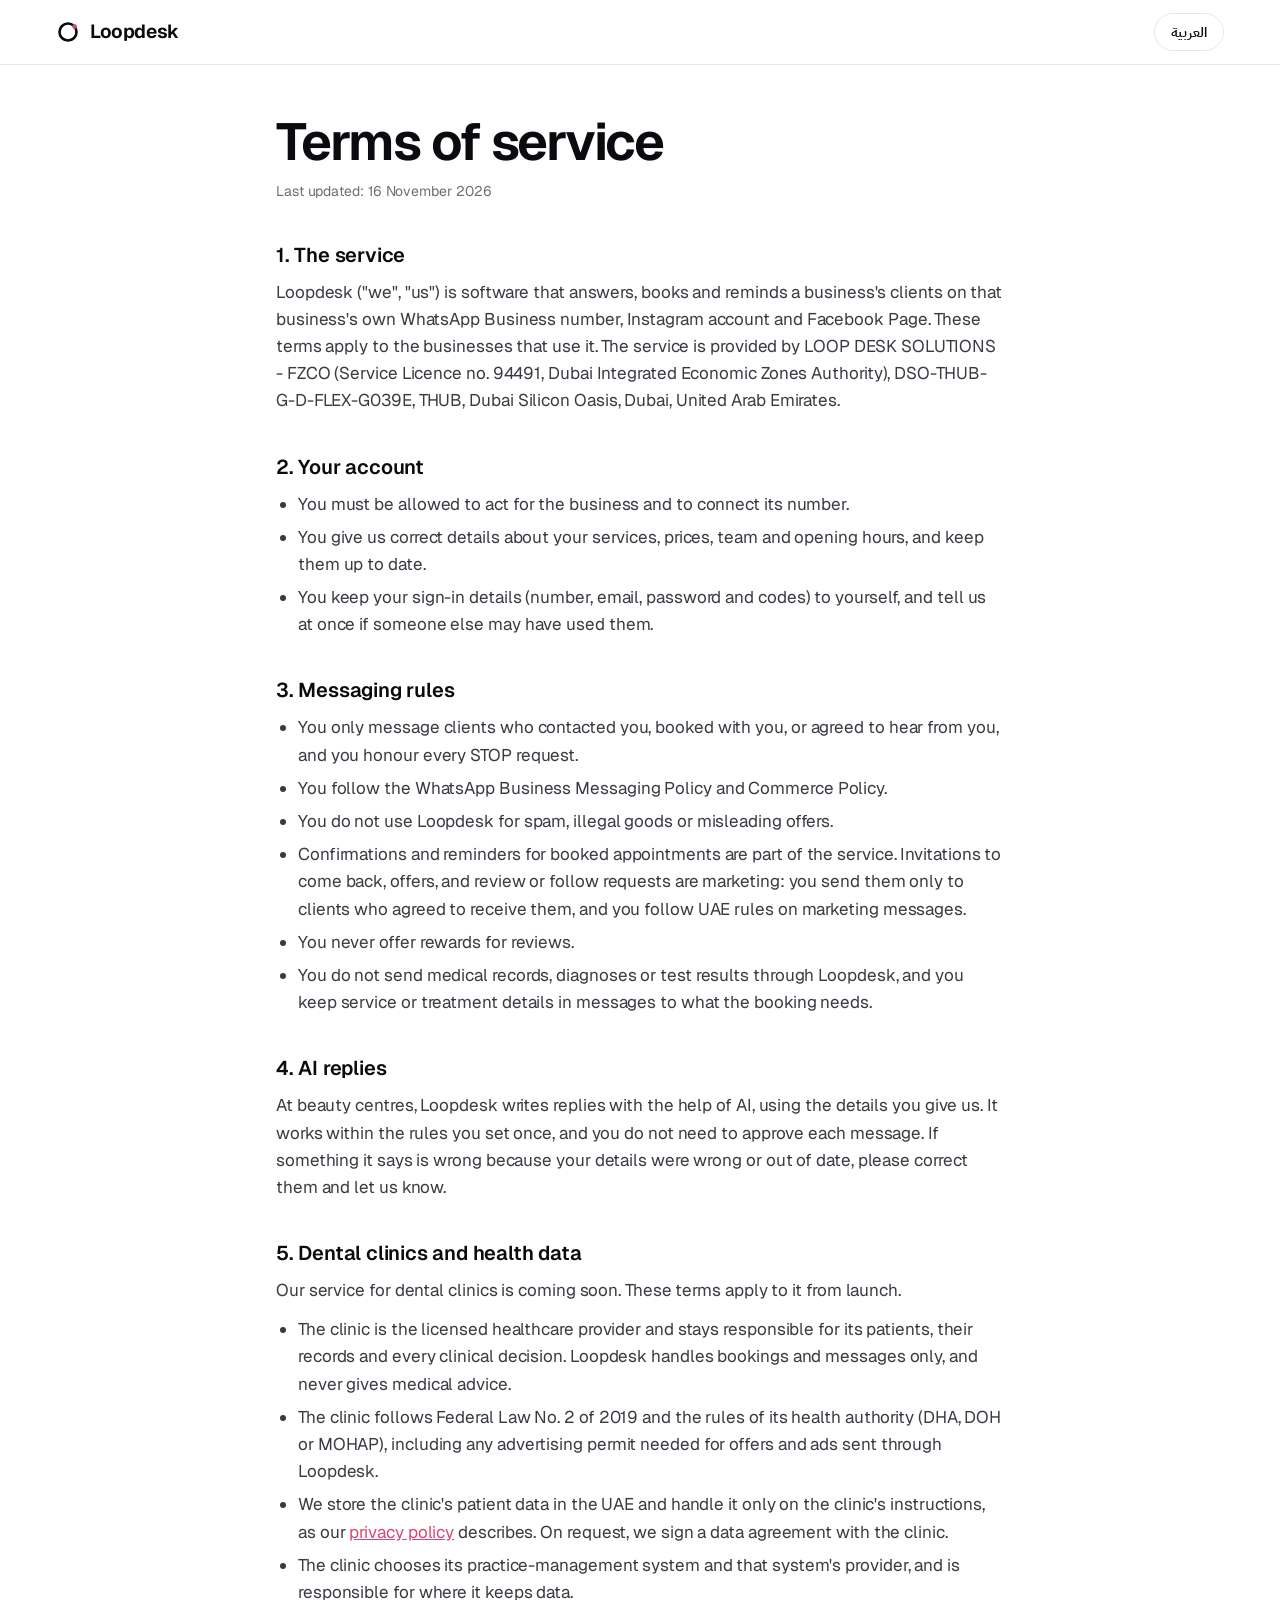
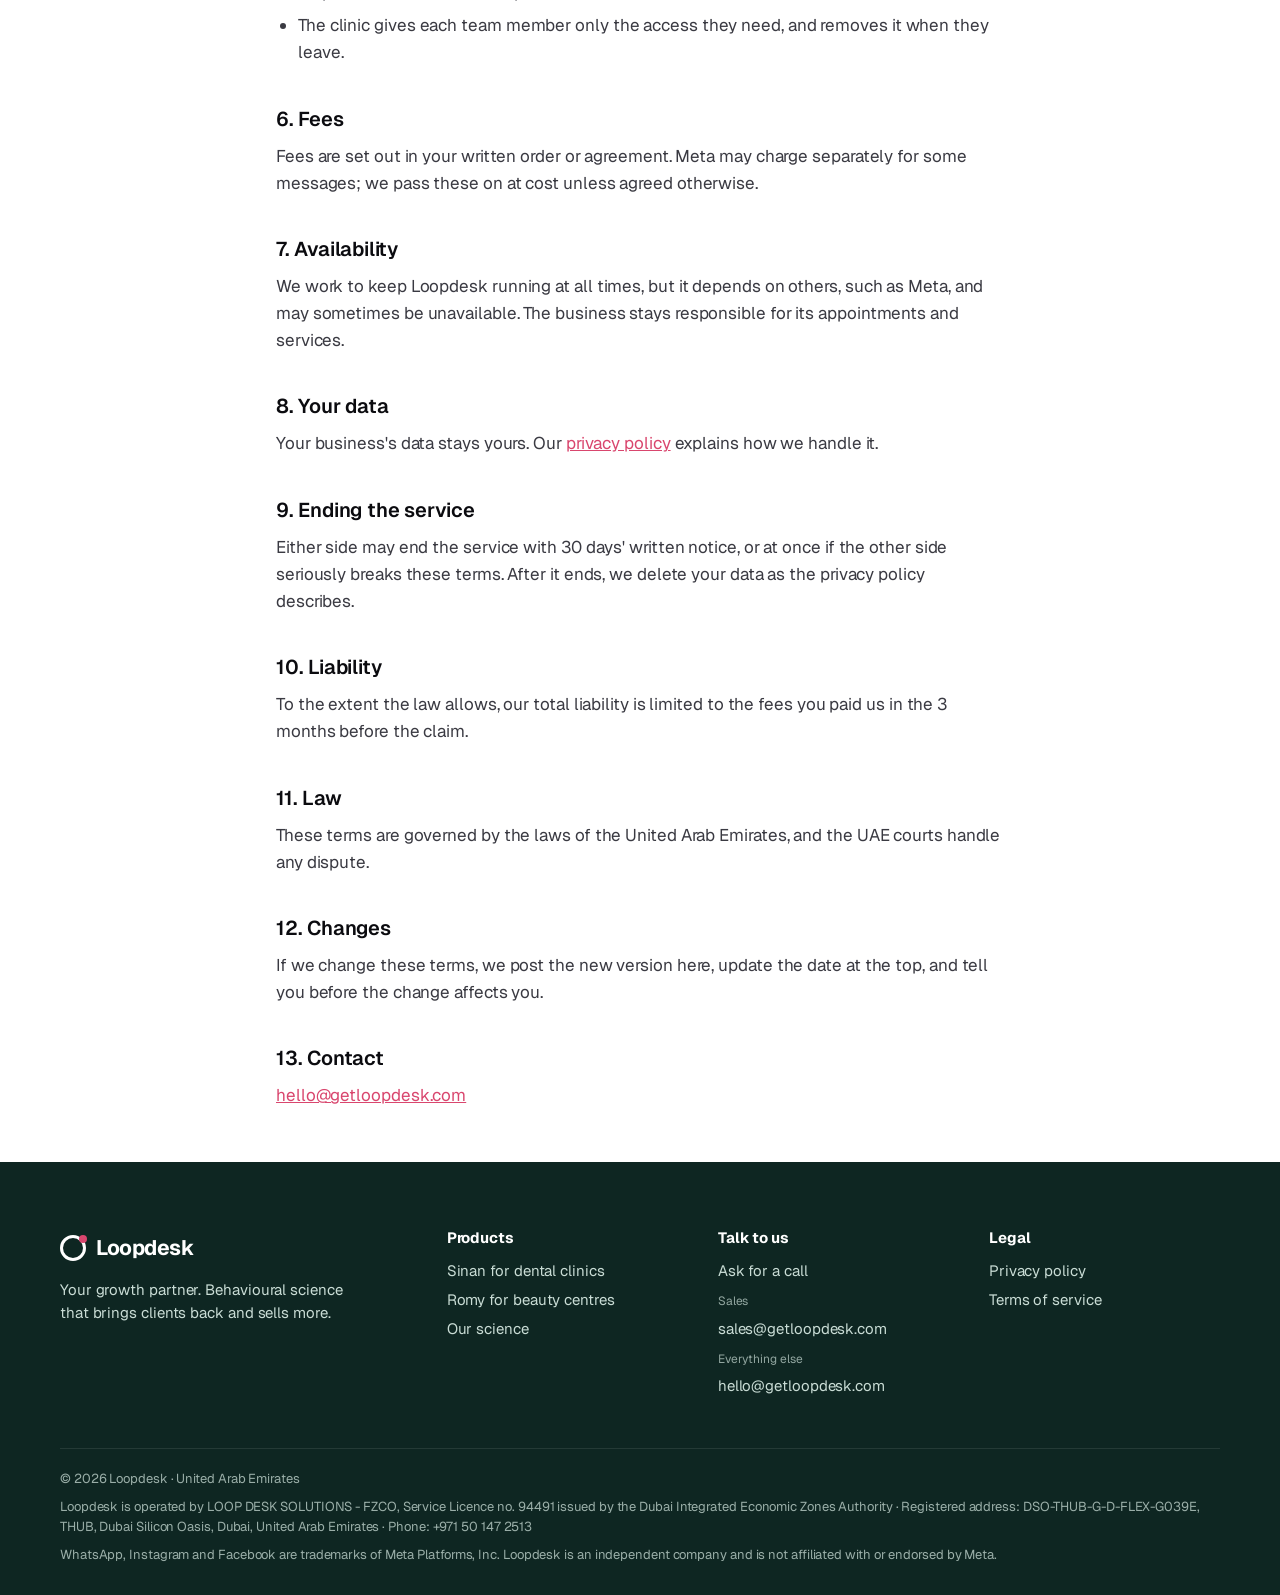
<file: terms.html>
<!doctype html>
<html lang="en">
<head>
<meta charset="utf-8">
<meta name="viewport" content="width=device-width, initial-scale=1, viewport-fit=cover">
<title>Terms of service · Loopdesk</title>
<meta name="description" content="The terms for businesses that use Loopdesk.">
<link rel="canonical" href="https://getloopdesk.com/terms">
<meta property="og:type" content="website">
<meta property="og:site_name" content="Loopdesk">
<meta property="og:url" content="https://getloopdesk.com/terms">
<meta property="og:title" content="Terms of service · Loopdesk">
<meta property="og:description" content="The terms for businesses that use Loopdesk.">
<meta property="og:image" content="https://getloopdesk.com/og-share2.png">
<link rel="icon" href="favicon.svg" type="image/svg+xml">
<link rel="apple-touch-icon" href="apple-touch-icon.png">
<link rel="preconnect" href="https://fonts.googleapis.com">
<link rel="preconnect" href="https://fonts.gstatic.com" crossorigin>
<link rel="stylesheet" href="https://fonts.googleapis.com/css2?family=Geist:wght@400;500;600;700&family=IBM+Plex+Sans+Arabic:wght@400;500;600;700&display=swap">
<script>
/* Pick the language before the page paints: ?lang=ar|en, else the visitor's choice on the home page. */
(function(){var l='en';try{l=localStorage.getItem('ld-lang')||'en'}catch(e){}
var q=/[?&]lang=(ar|en)\b/.exec(location.search);if(q)l=q[1];
var r=document.documentElement;if(l==='ar'){r.classList.add('lang-ar');r.lang='ar';r.dir='rtl'}})();
</script>
<style>
:root{
  --bg:#FFFFFF; --soft:#F5F5F7; --ink:#0B0B0F; --ink-2:#3A3A42; --muted:#6E6E78; --line:#E6E6EA;
  --rose:#D9466E; --rose-soft:#FBE8EE;
  --font:"Geist", "IBM Plex Sans Arabic", system-ui, -apple-system, "Segoe UI", sans-serif;
  --ar:"IBM Plex Sans Arabic", "Geist", "Geeza Pro", Tahoma, sans-serif;
}
@media (prefers-color-scheme: dark){:root:not([data-theme="light"]){
  --bg:#0B0B0F; --soft:#16161B; --ink:#F5F5F7; --ink-2:#D4D4DA; --muted:#A1A1AA; --line:#26262D;
  --rose:#F0739A; --rose-soft:#2A1820; color-scheme:dark}}
:root[data-theme="dark"]{
  --bg:#0B0B0F; --soft:#16161B; --ink:#F5F5F7; --ink-2:#D4D4DA; --muted:#A1A1AA; --line:#26262D;
  --rose:#F0739A; --rose-soft:#2A1820; color-scheme:dark}
*{box-sizing:border-box}
body{margin:0;background:var(--bg);color:var(--ink);font-family:var(--font);font-size:17px;line-height:1.6;-webkit-font-smoothing:antialiased;letter-spacing:-.005em}
html.lang-ar .en, html:not(.lang-ar) .ar{display:none!important}
html.lang-ar body{direction:rtl;font-family:var(--ar);letter-spacing:0;line-height:1.8}
.ltr{direction:ltr;unicode-bidi:isolate}
a{color:inherit}
a:focus-visible,button:focus-visible{outline:2px solid var(--rose);outline-offset:3px;border-radius:8px}
.wrap{max-width:760px;margin:0 auto;padding-left:max(16px, env(safe-area-inset-left, 0px));padding-right:max(16px, env(safe-area-inset-right, 0px))}
.nav{position:sticky;top:0;z-index:20;background:color-mix(in srgb, var(--bg) 82%, transparent);backdrop-filter:saturate(1.6) blur(16px);-webkit-backdrop-filter:saturate(1.6) blur(16px);border-bottom:1px solid var(--line)}
.nav .wrap{display:flex;align-items:center;justify-content:space-between;gap:16px;height:64px;max-width:1200px}
.logo{display:flex;align-items:center;gap:10px;text-decoration:none;font-weight:650;font-size:19px;letter-spacing:-.02em;font-family:var(--font)}
.logo svg{width:24px;height:24px}
.btn{display:inline-flex;align-items:center;height:38px;padding:0 16px;border-radius:999px;font:600 14px var(--ar);background:transparent;color:var(--ink);border:1px solid var(--line);cursor:pointer}
html.lang-ar .btn{font-family:var(--font)}
.btn:hover{border-color:var(--ink)}
main{padding-block:48px 40px}
h1{font-size:clamp(36px,6vw,52px);font-weight:650;letter-spacing:-.03em;line-height:1.1;margin:0 0 10px}
html.lang-ar h1{letter-spacing:0;line-height:1.35}
h2{margin:36px 0 8px;font-size:20px;font-weight:600;letter-spacing:-.01em}
html.lang-ar h2{letter-spacing:0}
h3{margin:20px 0 4px;font-size:17px;font-weight:600}
p,li{color:var(--ink-2);overflow-wrap:anywhere}
p{margin:0 0 12px}
ul{padding-inline-start:22px;margin:0 0 14px}
li{margin-bottom:6px}
main a{color:var(--rose)}
.updated{font-size:14px;color:var(--muted)}
.short{background:var(--soft);border-radius:20px;padding:22px 24px 10px;margin:28px 0 8px}
.short h2{margin-top:0}
.short li{color:var(--ink)}
.toc{font-size:15px;color:var(--muted);margin:22px 0 0}
.toc a{color:var(--muted)}
footer.site{background:#0E2622;color:#C9DCD5;font-size:15px;line-height:1.55}
footer.site .w{max-width:1200px;margin:0 auto;padding-block:64px 30px;padding-left:max(20px,env(safe-area-inset-left,0px));padding-right:max(20px,env(safe-area-inset-right,0px))}
footer.site .grid{display:grid;grid-template-columns:1.5fr 1fr 1fr 1fr;gap:40px}
footer.site .logo{display:flex;align-items:center;gap:10px;font-weight:700;font-size:21px;letter-spacing:-.02em;text-decoration:none;color:#fff}
footer.site .mark{width:26px;height:26px;border-radius:50%;border:3px solid currentColor;position:relative;flex:none}footer.site .mark:after{content:"";position:absolute;width:8px;height:8px;border-radius:50%;background:#D9466E;right:-4px;top:-3px}
footer.site b{color:#fff;display:block;margin-bottom:10px}footer.site a{display:block;text-decoration:none;margin:6px 0;color:inherit}footer.site a:hover{color:#fff}
footer.site p{color:#C9DCD5;margin:0}footer.site small{display:block;margin-top:10px;font-size:12px;opacity:.7}footer.site .tag{margin-top:14px;max-width:300px}
footer.site .legal{border-top:1px solid rgba(255,255,255,.12);margin-top:44px;padding-top:20px;font-size:13px;opacity:.75}footer.site .legal p+p{margin-top:8px}footer.site .legal a{display:inline;margin:0}
@media (max-width:900px){footer.site .grid{grid-template-columns:1fr 1fr}}
</style>
</head>
<body>
<svg width="0" height="0" style="position:absolute" aria-hidden="true">
  <symbol id="mark" viewBox="0 0 24 24"><circle cx="12" cy="12" r="8.5" fill="none" stroke="currentColor" stroke-width="2.6"/><circle cx="18.6" cy="6.6" r="2.4" fill="#D9466E"/></symbol>
</svg>

<header class="nav"><div class="wrap">
  <a class="logo" href="/" aria-label="Loopdesk home"><svg aria-hidden="true"><use href="#mark"/></svg>Loopdesk</a>
  <button class="btn" id="langbtn" type="button">العربية</button>
</div></header>

<main class="wrap">

<!-- ENGLISH -->
<article class="en" lang="en">
  <h1>Terms of service</h1>
  <p class="updated">Last updated: 16 November 2026</p>

  <h2>1. The service</h2>
  <p>Loopdesk ("we", "us") is software that answers, books and reminds a business's clients on that business's own WhatsApp Business number, Instagram account and Facebook Page. These terms apply to the businesses that use it. The service is provided by LOOP DESK SOLUTIONS - FZCO (Service Licence no. 94491, Dubai Integrated Economic Zones Authority), DSO-THUB-G-D-FLEX-G039E, THUB, Dubai Silicon Oasis, Dubai, United Arab Emirates.</p>

  <h2>2. Your account</h2>
  <ul>
    <li>You must be allowed to act for the business and to connect its number.</li>
    <li>You give us correct details about your services, prices, team and opening hours, and keep them up to date.</li>
    <li>You keep your sign-in details (number, email, password and codes) to yourself, and tell us at once if someone else may have used them.</li>
  </ul>

  <h2>3. Messaging rules</h2>
  <ul>
    <li>You only message clients who contacted you, booked with you, or agreed to hear from you, and you honour every STOP request.</li>
    <li>You follow the WhatsApp Business Messaging Policy and Commerce Policy.</li>
    <li>You do not use Loopdesk for spam, illegal goods or misleading offers.</li>
    <li>Confirmations and reminders for booked appointments are part of the service. Invitations to come back, offers, and review or follow requests are marketing: you send them only to clients who agreed to receive them, and you follow UAE rules on marketing messages.</li>
    <li>You never offer rewards for reviews.</li>
    <li>You do not send medical records, diagnoses or test results through Loopdesk, and you keep service or treatment details in messages to what the booking needs.</li>
  </ul>

  <h2>4. AI replies</h2>
  <p>At beauty centres, Loopdesk writes replies with the help of AI, using the details you give us. It works within the rules you set once, and you do not need to approve each message. If something it says is wrong because your details were wrong or out of date, please correct them and let us know.</p>

  <h2>5. Dental clinics and health data</h2>
  <p>Our service for dental clinics is coming soon. These terms apply to it from launch.</p>
  <ul>
    <li>The clinic is the licensed healthcare provider and stays responsible for its patients, their records and every clinical decision. Loopdesk handles bookings and messages only, and never gives medical advice.</li>
    <li>The clinic follows Federal Law No. 2 of 2019 and the rules of its health authority (DHA, DOH or MOHAP), including any advertising permit needed for offers and ads sent through Loopdesk.</li>
    <li>We store the clinic's patient data in the UAE and handle it only on the clinic's instructions, as our <a href="/privacy">privacy policy</a> describes. On request, we sign a data agreement with the clinic.</li>
    <li>The clinic chooses its practice-management system and that system's provider, and is responsible for where it keeps data.</li>
    <li>The clinic gives each team member only the access they need, and removes it when they leave.</li>
  </ul>

  <h2>6. Fees</h2>
  <p>Fees are set out in your written order or agreement. Meta may charge separately for some messages; we pass these on at cost unless agreed otherwise.</p>

  <h2>7. Availability</h2>
  <p>We work to keep Loopdesk running at all times, but it depends on others, such as Meta, and may sometimes be unavailable. The business stays responsible for its appointments and services.</p>

  <h2>8. Your data</h2>
  <p>Your business's data stays yours. Our <a href="/privacy">privacy policy</a> explains how we handle it.</p>

  <h2>9. Ending the service</h2>
  <p>Either side may end the service with 30 days' written notice, or at once if the other side seriously breaks these terms. After it ends, we delete your data as the privacy policy describes.</p>

  <h2>10. Liability</h2>
  <p>To the extent the law allows, our total liability is limited to the fees you paid us in the 3 months before the claim.</p>

  <h2>11. Law</h2>
  <p>These terms are governed by the laws of the United Arab Emirates, and the UAE courts handle any dispute.</p>

  <h2>12. Changes</h2>
  <p>If we change these terms, we post the new version here, update the date at the top, and tell you before the change affects you.</p>

  <h2>13. Contact</h2>
  <p><a href="mailto:hello@getloopdesk.com">hello@getloopdesk.com</a></p>
</article>

<!-- ARABIC -->
<article class="ar" lang="ar">
  <h1>شروط الخدمة</h1>
  <p class="updated">آخر تحديث: 16 نوفمبر 2026</p>

  <h2>1. الخدمة</h2>
  <p>Loopdesk («نحن») برنامج يردّ على عملاء مقدّم الخدمة ويحجز مواعيدهم ويذكّرهم بها، على رقم WhatsApp Business الخاص به، وحسابه على Instagram، وصفحته على Facebook. وتسري هذه الشروط على الأعمال التي تستخدمه. وتقدّم الخدمة شركة لوب ديسك سولوشنز - ش م ح (رخصة مهنية رقم <span class="ltr">94491</span>، سلطة دبي للمناطق الاقتصادية المتكاملة)، <span class="ltr">DSO-THUB-G-D-FLEX-G039E</span>، مبنى <span class="ltr">THUB</span>، واحة دبي للسيليكون، دبي، الإمارات العربية المتحدة.</p>

  <h2>2. حسابكم</h2>
  <ul>
    <li>يجب أن تكونوا مخوَّلين بالتصرّف باسم العمل وربط رقمه.</li>
    <li>تزوّدوننا ببيانات صحيحة عن خدماتكم وأسعاركم وفريقكم وساعات عملكم، وتحدّثونها أوّلًا بأوّل.</li>
    <li>تحفظون بيانات الدخول (الرقم والبريد الإلكتروني وكلمة المرور والرموز) لأنفسكم، وتخبروننا فورًا إن ظننتم أنّ غيركم استخدمها.</li>
  </ul>

  <h2>3. قواعد المراسلة</h2>
  <ul>
    <li>لا تراسلون إلا العملاء الذين تواصلوا معكم، أو حجزوا لديكم، أو وافقوا على تلقّي رسائلكم، وتحترمون كلّ طلب إيقاف.</li>
    <li>تلتزمون بسياسة مراسلة WhatsApp Business وسياسة التجارة.</li>
    <li>لا تستخدمون Loopdesk للرسائل المزعجة أو السلع غير القانونية أو العروض المضلّلة.</li>
    <li>رسائل تأكيد المواعيد المحجوزة والتذكير بها جزء من الخدمة. أمّا دعوات العودة والعروض وطلبات التقييم أو المتابعة فهي رسائل تسويقية، فلا ترسلونها إلا لمن وافق على تلقّيها، وتلتزمون بقواعد الرسائل التسويقية في الدولة.</li>
    <li>لا تقدّمون أيّ مكافأة مقابل التقييم.</li>
    <li>لا ترسلون سجلّات طبية أو تشخيصات أو نتائج فحوص عبر Loopdesk، وتقتصر تفاصيل الخدمة أو العلاج في الرسائل على ما يحتاجه الحجز.</li>
  </ul>

  <h2>4. ردود الذكاء الاصطناعي</h2>
  <p>في مراكز التجميل، يكتب Loopdesk الردود بمساعدة الذكاء الاصطناعي، اعتمادًا على البيانات التي تزوّدوننا بها. ويعمل وفق القواعد التي تضعونها مرّة واحدة، فلا حاجة إلى أن توافقوا على كلّ رسالة. وإن جاء ردّ غير دقيق لأنّ بياناتكم كانت خاطئة أو قديمة، فصحّحوها وأخبرونا.</p>

  <h2>5. عيادات الأسنان والبيانات الصحية</h2>
  <p>نطلق خدمتنا لعيادات الأسنان قريبًا، وتسري عليها هذه الشروط منذ إطلاقها.</p>
  <ul>
    <li>العيادة هي الجهة الصحية المرخّصة، وتبقى مسؤولة عن مرضاها وسجلّاتهم وكلّ قرار علاجي. ويقتصر دور Loopdesk على المواعيد والرسائل، ولا يقدّم أيّ نصيحة طبية.</li>
    <li>تلتزم العيادة بالقانون الاتحادي رقم 2 لسنة 2019 وبقواعد الجهة الصحية التي تتبعها (هيئة الصحة بدبي، أو دائرة الصحة في أبوظبي، أو وزارة الصحة ووقاية المجتمع)، ومنها تصاريح الإعلان اللازمة للعروض والإعلانات المرسلة عبر Loopdesk.</li>
    <li>نحفظ بيانات مرضى العيادة داخل الدولة، ولا نتعامل معها إلا وفق تعليمات العيادة، كما توضّح <a href="/privacy">سياسة الخصوصية</a>. ونوقّع مع العيادة اتفاقية لحماية البيانات عند طلبها.</li>
    <li>تختار العيادة نظام إدارة العيادة ومزوّده، وتتحمّل مسؤولية المكان الذي تُحفظ فيه البيانات.</li>
    <li>تمنح العيادة كلّ فرد من فريقها الصلاحية التي يحتاجها فقط، وتسحبها حين يغادر.</li>
  </ul>

  <h2>6. الرسوم</h2>
  <p>تُحدَّد الرسوم في طلب الشراء أو الاتفاقية المكتوبة. وقد تفرض Meta رسومًا منفصلة على بعض الرسائل، فنمرّرها بسعر التكلفة ما لم يُتَّفق على غير ذلك.</p>

  <h2>7. توفّر الخدمة</h2>
  <p>نحرص على أن يعمل Loopdesk في كلّ وقت، لكنه يعتمد على أطراف أخرى مثل Meta، وقد يتوقّف أحيانًا. ويظلّ مقدّم الخدمة مسؤولًا عن مواعيده وخدماته.</p>

  <h2>8. بياناتكم</h2>
  <p>بيانات عملكم ملك لكم. وتوضّح <a href="/privacy">سياسة الخصوصية</a> كيف نتعامل معها.</p>

  <h2>9. إنهاء الخدمة</h2>
  <p>يحقّ لأيّ طرف إنهاء الخدمة بإشعار كتابي قبل 30 يومًا، أو فورًا إن أخلّ الطرف الآخر إخلالًا جسيمًا بهذه الشروط. وبعد انتهائها نحذف بياناتكم كما تبيّن سياسة الخصوصية.</p>

  <h2>10. المسؤولية</h2>
  <p>في حدود ما يسمح به القانون، لا تتجاوز مسؤوليتنا الإجمالية الرسوم التي دفعتموها لنا خلال الأشهر الثلاثة السابقة للمطالبة.</p>

  <h2>11. القانون</h2>
  <p>تخضع هذه الشروط لقوانين دولة الإمارات العربية المتحدة، وتختصّ محاكمها بالنظر في أيّ نزاع.</p>

  <h2>12. التعديلات</h2>
  <p>إن عدّلنا هذه الشروط، ننشر النسخة الجديدة هنا ونحدّث التاريخ في أعلى الصفحة، ونخبركم قبل أن يمسّكم التعديل.</p>

  <h2>13. التواصل</h2>
  <p><a href="mailto:hello@getloopdesk.com" class="ltr">hello@getloopdesk.com</a></p>
</article>

</main>

<footer class="site"><div class="w"><div class="grid">
<div><a class="logo" href="/" aria-label="Loopdesk home"><span class="mark" aria-hidden="true"></span>Loopdesk</a><p class="tag"><span class="en">Your growth partner. Behavioural science that brings clients back and sells more.</span><span class="ar">فنّ العودة… وسرّ الزيادة.</span></p></div>
<nav aria-label="Products"><b><span class="en">Products</span><span class="ar">منتجاتنا</span></b><a href="/sinan"><span class="en">Sinan for dental clinics</span><span class="ar">سنان لعيادات الأسنان</span></a><a href="/romy"><span class="en">Romy for beauty centres</span><span class="ar">رومي لمراكز التجميل</span></a><a href="/#science"><span class="en">Our science</span><span class="ar">علم السلوك</span></a></nav>
<div><b><span class="en">Talk to us</span><span class="ar">تواصلوا معنا</span></b><a href="/#talk"><span class="en">Ask for a call</span><span class="ar">اطلبوا اتصالًا</span></a><small><span class="en">Sales</span><span class="ar">المبيعات</span></small><a class="ltr" href="mailto:sales@getloopdesk.com">sales@getloopdesk.com</a><small><span class="en">Everything else</span><span class="ar">لأيّ سؤال آخر</span></small><a class="ltr" href="mailto:hello@getloopdesk.com">hello@getloopdesk.com</a></div>
<nav aria-label="Legal"><b><span class="en">Legal</span><span class="ar">معلومات قانونية</span></b><a href="/privacy"><span class="en">Privacy policy</span><span class="ar">سياسة الخصوصية</span></a><a href="/terms"><span class="en">Terms of service</span><span class="ar">شروط الخدمة</span></a></nav></div>
<div class="legal">
<p><span class="en">© 2026 Loopdesk · United Arab Emirates</span><span class="ar"><span class="ltr">© 2026 Loopdesk</span> · الإمارات العربية المتحدة</span></p>
<p><span class="en">Loopdesk is operated by <span class="ltr">LOOP DESK SOLUTIONS - FZCO</span>, Service Licence no. <span class="ltr">94491</span> issued by the Dubai Integrated Economic Zones Authority · Registered address: <span class="ltr">DSO-THUB-G-D-FLEX-G039E, THUB, Dubai Silicon Oasis, Dubai, United Arab Emirates</span> · Phone: <a class="ltr" href="tel:+971501472513">+971 50 147 2513</a></span><span class="ar">تشغّل <span class="ltr">Loopdesk</span> شركة لوب ديسك سولوشنز - ش م ح، رخصة مهنية رقم <span class="ltr">94491</span> صادرة عن سلطة دبي للمناطق الاقتصادية المتكاملة · العنوان المسجّل: <span class="ltr">DSO-THUB-G-D-FLEX-G039E</span>، مبنى <span class="ltr">THUB</span>، واحة دبي للسيليكون، دبي، الإمارات العربية المتحدة · الهاتف: <a class="ltr" href="tel:+971501472513">+971 50 147 2513</a></span></p>
<p><span class="en">WhatsApp, Instagram and Facebook are trademarks of Meta Platforms, Inc. Loopdesk is an independent company and is not affiliated with or endorsed by Meta.</span><span class="ar"><span class="ltr">WhatsApp</span> و<span class="ltr">Instagram</span> و<span class="ltr">Facebook</span> علامات تجارية مملوكة لشركة <span class="ltr">Meta Platforms, Inc.</span>، و<span class="ltr">Loopdesk</span> شركة مستقلة لا ترتبط بشركة Meta ولا تحظى بتأييدها.</span></p>
</div></div></footer>

<script>
(function(){
  var root=document.documentElement, btn=document.getElementById('langbtn');
  function sync(){btn.textContent = root.classList.contains('lang-ar') ? 'English' : 'العربية'}
  btn.addEventListener('click',function(){
    var ar=!root.classList.contains('lang-ar');
    root.classList.toggle('lang-ar',ar); root.lang=ar?'ar':'en'; root.dir=ar?'rtl':'ltr';
    try{localStorage.setItem('ld-lang', ar?'ar':'en')}catch(e){}
    sync(); window.scrollTo(0,0);
  });
  sync();
})();
</script>
</body>
</html>
</file>
<file: site.css>
/* Loopdesk site (v2 journey design) — a scrolled journey, not slides. Ivory paper, deep green ink, mint signal. */
:root{--ivory:#F7F4EE;--paper:#FFFDF9;--sand:#EDE7DC;--ink:#173B35;--ink2:#2F4F48;--muted:#5E6E68;--line:#DCD5C8;--mint:#7CE0B5;--mintd:#1E8C66;--teal:#0E7C86;--rose:#B8365C;--wa:#128C7E;--bubble:#D9FDD3;
--acc:var(--mintd);--accbg:#E5F6EE;
--f:Geist,"IBM Plex Sans Arabic","Helvetica Neue",Arial,sans-serif;--ar:"IBM Plex Sans Arabic",Geist,Tahoma,sans-serif;color-scheme:light;
--soft:#F1ECE3;--ink-2:var(--ink2);--bg:var(--paper);--font:var(--f)}
.sinan{--acc:var(--teal);--accbg:#E3F4F3}.romy{--acc:var(--rose);--accbg:#FBE7ED}
*{box-sizing:border-box}html{scroll-behavior:smooth}
body{margin:0;background:var(--ivory);color:var(--ink);font:17px/1.55 var(--f);-webkit-font-smoothing:antialiased}
a{color:inherit}img{max-width:100%}[hidden]{display:none!important}
.ltr{direction:ltr;unicode-bidi:isolate}
html.lang-ar .en,html:not(.lang-ar) .ar{display:none!important}
html.lang-ar body{font-family:var(--ar)}
html.lang-ar h1,html.lang-ar h2,html.lang-ar h3,html.lang-ar .lab,html.lang-ar .tag,html.lang-ar .when,html.lang-ar .sci b,html.lang-ar .why b{letter-spacing:0}
html.lang-ar h1,html.lang-ar h2{line-height:1.3}html.lang-ar h3{line-height:1.4}
body.t-beauty .d-only,body:not(.t-beauty) .b-only{display:none}
.anchor{position:relative;top:-80px;display:block}
section[id],#how,#day{scroll-margin-top:70px}
.w{max-width:1200px;margin:0 auto;padding-left:max(20px,env(safe-area-inset-left,0px));padding-right:max(20px,env(safe-area-inset-right,0px))}
h1,h2,h3{margin:0;letter-spacing:-.035em;line-height:1.04;text-wrap:balance;font-weight:700}
h2{font-size:clamp(34px,4.4vw,56px)}h3{font-size:22px;letter-spacing:-.02em;line-height:1.2}
p{margin:0}
.lab{font-size:13px;font-weight:700;letter-spacing:.14em;text-transform:uppercase;color:var(--acc)}
.btn{display:inline-flex;align-items:center;gap:8px;height:50px;padding:0 24px;border-radius:999px;font-weight:600;font-size:16px;text-decoration:none;border:0;cursor:pointer;font-family:inherit;transition:transform .15s}
.btn:hover{transform:translateY(-1px)}.btn:focus-visible,a:focus-visible,button:focus-visible{outline:3px solid var(--mint);outline-offset:3px}
.b-ivory{background:var(--ivory);color:var(--ink)}.b-ink{background:var(--ink);color:#fff}.b-line{border:1.5px solid rgba(255,255,255,.6);color:#fff;background:transparent}.b-wa{background:#25D366;color:#073B2A}
/* nav */
.nav{position:fixed;top:0;left:0;right:0;z-index:50;padding-top:env(safe-area-inset-top,0px);transition:background .25s,box-shadow .25s,color .25s;color:#fff}
.nav .w{display:flex;align-items:center;gap:28px;height:68px}
.nav.solid{background:rgba(247,244,238,.92);backdrop-filter:blur(14px);color:var(--ink);box-shadow:0 1px 0 var(--line)}
.logo{display:flex;align-items:center;gap:10px;font-weight:700;font-size:21px;letter-spacing:-.02em;text-decoration:none}
.mark{width:26px;height:26px;border-radius:50%;border:3px solid currentColor;position:relative;flex:none}.mark:after{content:"";position:absolute;width:8px;height:8px;border-radius:50%;background:#D9466E;right:-4px;top:-3px}
.links{display:flex;gap:26px;font-size:15px;font-weight:500;margin-inline-start:auto}.links a{text-decoration:none;opacity:.85}.links a:hover,.links a.on{opacity:1}.links a.on{box-shadow:0 2px 0 currentColor}
.nav .btn{height:42px;padding:0 18px;font-size:15px}.nav.solid .btn{background:var(--ink);color:#fff}.nav:not(.solid) .btn{background:var(--ivory);color:var(--ink)}
.lang{font:500 15px var(--ar);background:transparent;border:0;color:inherit;cursor:pointer;opacity:.9;padding:8px 4px}html.lang-ar .lang{font-family:var(--f)}
/* hero */
.hero{position:relative;min-height:min(820px,92vh);display:flex;align-items:flex-end;color:#fff;overflow:hidden;background:#0E2622}
.hero video{position:absolute;inset:0;width:100%;height:100%;object-fit:cover}
.hero:after{content:"";position:absolute;inset:0;background:linear-gradient(90deg,rgba(10,30,26,.86),rgba(10,30,26,.5) 48%,rgba(10,30,26,0) 75%),linear-gradient(0deg,rgba(10,30,26,.55),rgba(10,30,26,0) 40%)}
.sinan .hero:after{background:linear-gradient(90deg,rgba(6,30,36,.88),rgba(6,30,36,.5) 48%,rgba(6,30,36,0) 75%),linear-gradient(0deg,rgba(6,30,36,.55),rgba(6,30,36,0) 40%)}
.romy .hero:after{background:linear-gradient(90deg,rgba(43,16,25,.86),rgba(43,16,25,.5) 48%,rgba(43,16,25,0) 75%),linear-gradient(0deg,rgba(43,16,25,.55),rgba(43,16,25,0) 40%)}
.hero .w{position:relative;z-index:2;width:100%;padding-block:140px 64px}
.pill{display:inline-flex;align-items:center;gap:12px;padding:9px 18px 9px 13px;border-radius:999px;background:rgba(255,255,255,.14);backdrop-filter:blur(10px);border:1px solid rgba(255,255,255,.25);font-size:clamp(16px,1.7vw,22px);font-weight:600}
.pill:before{content:"";width:11px;height:11px;border-radius:50%;background:var(--mint);box-shadow:0 0 0 5px rgba(124,224,181,.22)}
.pill small{font-size:12px;font-weight:700;background:#fff;color:var(--ink);padding:3px 9px;border-radius:999px}
.hero h1{font-size:clamp(42px,6.2vw,84px);max-width:780px;margin:20px 0 18px}
.hero .lead{font-size:clamp(17px,1.6vw,20px);max-width:560px;opacity:.92}
.hero .ctas{display:flex;gap:12px;flex-wrap:wrap;margin-top:28px}
.trade{display:flex;align-items:center;gap:10px;margin-top:34px;flex-wrap:wrap;font-size:15px}
.trade span{opacity:.8}
.seg{display:inline-flex;background:rgba(255,255,255,.14);border:1px solid rgba(255,255,255,.25);border-radius:999px;padding:4px;backdrop-filter:blur(10px)}
.seg button{border:0;background:transparent;color:#fff;font:600 15px var(--f);padding:9px 16px;border-radius:999px;cursor:pointer}
.seg button[aria-pressed=true]{background:#fff;color:var(--ink)}
/* drift */
.drift{padding-block:110px 40px}
.drift .top{display:grid;grid-template-columns:1.1fr 1fr;gap:60px;align-items:end}
.drift .top p{font-size:19px;color:var(--ink2);max-width:520px}
.track{position:relative;margin-top:64px;height:150px;margin-inline:90px}
.track .rail{position:absolute;left:0;right:0;top:58px;height:3px;background:var(--line);border-radius:3px}
.track .fill{position:absolute;inset-inline-start:0;top:58px;height:3px;background:var(--ink);border-radius:3px;width:0}
.stop{position:absolute;top:0;inset-inline-start:var(--x);width:180px;transform:translateX(-50%);text-align:center;font-size:15px;color:var(--muted)}
.stop i{display:block;width:16px;height:16px;border-radius:50%;background:var(--ivory);border:3px solid var(--line);margin:50px auto 14px;transition:.3s}
.stop b{display:block;color:var(--ink);font-size:16px}
.stop.on i{border-color:var(--ink);background:var(--ink)}
.stop.save i{border-color:var(--acc);background:var(--mint);box-shadow:0 0 0 7px rgba(124,224,181,.3)}
.stop.save b{color:var(--acc)}
.stop .when{position:absolute;top:0;left:0;right:0;font-size:13px;font-weight:700;letter-spacing:.08em;text-transform:uppercase}
.stop .here{display:block;font-size:13px;margin-top:4px}
html.lang-ar .stop{transform:translateX(50%)}
.drift .note{margin-top:8px;font-size:15px;color:var(--muted)}
/* story (sticky phone) */
.story{padding-block:90px;background:var(--paper);border-block:1px solid var(--line)}
.story .grid{display:grid;grid-template-columns:1fr 400px;gap:80px;align-items:start}
.steps{display:flex;flex-direction:column}
.step{min-height:36vh;display:flex;flex-direction:column;justify-content:center;gap:14px;opacity:.35;transition:opacity .35s}
.step.on{opacity:1}
.step .n{font-size:14px;font-weight:700;color:var(--acc)}
.step h3{font-size:clamp(28px,3vw,40px);letter-spacing:-.035em;line-height:1.08}
.step p{font-size:18px;color:var(--ink2);max-width:480px}
.sci{display:flex;gap:12px;align-items:flex-start;background:var(--accbg);border-radius:16px;padding:14px 16px;max-width:480px;font-size:15px;color:var(--ink)}
.sci b{flex:none;font-size:12px;letter-spacing:.12em;text-transform:uppercase;color:var(--acc);padding-top:2px}
.phonewrap{position:sticky;top:110px}
.phone{width:380px;height:640px;margin:0 auto;border-radius:48px;background:#0F1F1C;padding:12px;box-shadow:0 40px 90px rgba(23,59,53,.28)}
.screen{height:100%;border-radius:38px;overflow:hidden;background:#EFEAE2;display:flex;flex-direction:column;position:relative}
.bar{background:#0B5E54;color:#fff;padding:44px 16px 12px;display:flex;align-items:center;gap:10px;font-size:15px;font-weight:600}
.bar i{width:34px;height:34px;border-radius:50%;background:var(--mint);flex:none}
.bar small{display:block;font-weight:400;opacity:.8;font-size:12px}
.chat{flex:1;padding:16px 12px;display:flex;flex-direction:column;gap:8px;justify-content:flex-end;overflow:hidden}
.m{max-width:82%;background:#fff;border-radius:12px;padding:8px 11px;font-size:15px;line-height:1.38;box-shadow:0 1px 1px rgba(0,0,0,.08);animation:pop .35s ease both}
.m.me{align-self:flex-end;background:var(--bubble)}
.m .ch{display:block;margin-top:8px;border-top:1px solid #EEE;padding-top:7px;color:#027EB5;font-weight:600;text-align:center;font-size:14px}
.m .ch+.ch{margin-top:0}
.sys{align-self:center;background:#FFF5C4;color:#5B4A00;font-size:12px;border-radius:8px;padding:5px 10px;animation:pop .35s ease both}
.diary{background:#fff;border-radius:14px;padding:12px;font-size:13px;animation:pop .35s ease both}
.diary .r{display:flex;justify-content:space-between;padding:7px 4px;border-bottom:1px solid #F0EDE6}
.diary .r:last-child{border:0}
.diary .due{color:var(--acc);font-weight:700}
.dashm{background:#fff;border-radius:16px;padding:14px;animation:pop .35s ease both}
.dashm .s{font-size:11px;font-weight:700;color:var(--acc);background:var(--accbg);display:inline-block;padding:3px 8px;border-radius:99px;margin:4px 0 10px}
.dashm .big{background:var(--acc);color:#fff;border-radius:12px;padding:12px}.dashm .big b{display:block;font-size:30px;letter-spacing:-.03em}
.dashm .t{display:grid;grid-template-columns:repeat(3,1fr);gap:6px;margin-top:8px}.dashm .t div{background:var(--ivory);border-radius:10px;padding:8px;font-size:11px;color:var(--muted)}.dashm .t b{display:block;font-size:20px;color:var(--ink)}
@keyframes pop{from{opacity:0;transform:translateY(8px) scale(.98)}to{opacity:1;transform:none}}
/* notes strip */
.notes{padding-block:100px 90px;overflow:hidden}
.notes .head{display:flex;justify-content:space-between;align-items:end;gap:30px;flex-wrap:wrap}
.notes .head p{max-width:420px;color:var(--ink2)}
.strip{display:flex;gap:18px;overflow-x:auto;scroll-snap-type:x mandatory;padding:40px max(20px,calc((100vw - 1160px)/2)) 20px;scrollbar-width:none}
.strip::-webkit-scrollbar{display:none}
.note{flex:none;width:330px;scroll-snap-align:start;display:flex;flex-direction:column;gap:14px}
.note .m{max-width:100%;font-size:16px;padding:12px 14px;border-radius:16px;box-shadow:0 10px 30px rgba(23,59,53,.08);animation:none}
.note .m small{display:block;color:var(--wa);font-weight:700;font-size:12px;margin-bottom:4px}
.note .why{font-size:14px;color:var(--muted);padding:0 4px}.note .why b{color:var(--acc);font-weight:700;display:block;font-size:12px;letter-spacing:.1em;text-transform:uppercase;margin-bottom:2px}
.notes .side{display:grid;gap:16px;justify-items:end}html.lang-ar .arrows button{transform:scaleX(-1)}
.arrows{display:flex;gap:8px}.arrows button{width:46px;height:46px;border-radius:50%;border:1.5px solid var(--ink);background:transparent;font-size:18px;cursor:pointer;color:var(--ink)}
/* products */
.prods{display:grid;grid-template-columns:1fr 1fr;min-height:560px}
.prod{position:relative;color:#fff;text-decoration:none;overflow:hidden;display:flex;align-items:flex-end}
.prod .ph{position:absolute;inset:0;background-size:cover;background-position:center;transition:transform .6s}
.prod:hover .ph{transform:scale(1.04)}
.prod:after{content:"";position:absolute;inset:0;background:linear-gradient(0deg,rgba(0,0,0,.75),rgba(0,0,0,.05) 60%)}
.prod .in{position:relative;z-index:2;padding:48px;max-width:560px}
.prod .tag{font-size:13px;font-weight:700;letter-spacing:.14em;text-transform:uppercase;opacity:.85}
.prod h3{font-size:64px;letter-spacing:-.05em;margin:6px 0 10px}
.prod p{opacity:.9}.prod .go{display:inline-flex;margin-top:18px;font-weight:600;border-bottom:2px solid #fff;padding-bottom:2px}
.prod .soon{position:absolute;top:24px;inset-inline-start:24px;z-index:2;background:#fff;color:var(--ink);font-size:12px;font-weight:700;padding:5px 11px;border-radius:999px}
.later{padding-block:22px;text-align:center;color:var(--muted);font-size:15px;border-bottom:1px solid var(--line)}
/* start */
.start{padding-block:100px}
.start .row{display:grid;grid-template-columns:repeat(3,1fr);gap:0;margin-top:48px;border-top:1.5px solid var(--ink)}
.start .row div{padding-block:26px 0;padding-inline:0 28px}
.start .row b{display:block;font-size:14px;color:var(--acc);margin-bottom:10px}
.start .row h3{margin-bottom:8px}.start .row p{color:var(--ink2);font-size:16px}
/* band (owner) */
.band{background:var(--ink);color:#fff;padding-block:100px}
.band .grid{display:grid;grid-template-columns:1fr 1.15fr;gap:70px;align-items:center}
.band .lab{color:var(--mint)}
.band p{color:#C9DCD5;font-size:18px;margin-top:18px;max-width:460px}
.band ul{list-style:none;padding:0;margin:26px 0 0;display:grid;gap:12px}.band li{display:flex;gap:12px;color:#E4EFEB}.band li:before{content:"✓";color:var(--mint);font-weight:700}
.dash{background:#fff;color:var(--ink);border-radius:26px;padding:28px;box-shadow:0 40px 100px rgba(0,0,0,.35)}
.dash h4{margin:0;font-size:20px;letter-spacing:-.02em}
.dash .s{display:inline-block;margin:8px 0 16px;font-size:13px;font-weight:700;color:var(--acc);background:var(--accbg);padding:5px 11px;border-radius:999px}
.dash .big{background:var(--acc);color:#fff;border-radius:18px;padding:18px 22px}.dash .big b{display:block;font-size:52px;letter-spacing:-.04em;line-height:1}
.dash .t{display:grid;grid-template-columns:repeat(3,1fr);gap:12px;margin-top:12px}.dash .t div{background:var(--ivory);border-radius:16px;padding:14px;font-size:14px;color:var(--muted)}.dash .t b{display:block;font-size:34px;color:var(--ink);letter-spacing:-.03em}
.dash .bars{display:flex;align-items:flex-end;gap:8px;height:90px;margin-top:16px;padding-top:10px;border-top:1px solid var(--line)}
.dash .bars i{flex:1;background:var(--accbg);border-radius:6px 6px 0 0}.dash .bars i.n{background:var(--acc)}
.dash .cap{font-size:12px;color:var(--muted);margin-top:6px;display:flex;justify-content:space-between}
/* tabs (product pages) */
.tabs{padding-block:100px}
.tablist{display:flex;gap:8px;flex-wrap:wrap;margin-top:34px}
.tablist button{border:1.5px solid var(--line);background:transparent;border-radius:999px;padding:11px 18px;font:600 15px var(--f);color:var(--ink);cursor:pointer}
.tablist button[aria-selected=true]{background:var(--ink);border-color:var(--ink);color:#fff}
.panel{display:grid;grid-template-columns:1fr 1fr;gap:0;margin-top:28px;border-radius:28px;overflow:hidden;background:var(--paper);border:1px solid var(--line);min-height:420px}
.panel .ph{background-size:cover;background-position:center;min-height:360px;position:relative}
.panel .ph .m{position:absolute;inset-inline-end:24px;bottom:24px;max-width:320px;font-size:16px;padding:12px 14px;border-radius:16px;box-shadow:0 20px 40px rgba(0,0,0,.25)}
.panel .tx{padding:44px;display:flex;flex-direction:column;justify-content:center;gap:16px}
.panel .tx h3{font-size:34px;letter-spacing:-.035em}.panel .tx p{color:var(--ink2)}
/* team + social */
.duo{display:grid;grid-template-columns:1fr 1fr;gap:24px;padding-block:20px 100px}
.box{background:var(--paper);border:1px solid var(--line);border-radius:28px;padding:36px}
.box h3{font-size:28px;letter-spacing:-.03em;margin:10px 0 10px}.box p{color:var(--ink2)}
.levels{display:grid;gap:8px;margin-top:22px}.levels div{display:flex;justify-content:space-between;align-items:center;background:var(--ivory);border-radius:14px;padding:12px 16px;font-weight:600}.levels small{font-weight:500;color:var(--muted);font-size:14px}
.chips2{display:flex;flex-wrap:wrap;gap:8px;margin-top:22px}.chips2 span{background:var(--ivory);border-radius:999px;padding:9px 14px;font-size:15px;font-weight:600}
/* talk */
.talk{background:var(--sand);padding-block:100px}
.talk .grid{display:grid;grid-template-columns:1fr 1fr;gap:70px;align-items:start}
details{border-bottom:1px solid #D2C9B9;padding:18px 0}details summary{cursor:pointer;font-weight:600;font-size:18px;list-style:none;display:flex;justify-content:space-between}details summary:after{content:"+";font-size:22px;color:var(--acc)}details[open] summary:after{content:"–"}details p{margin-top:10px;color:var(--ink2)}
/* call-back form (kept from the live site) */
.cb{background:var(--paper);border-radius:24px;padding:30px;box-shadow:0 20px 50px rgba(23,59,53,.1);min-width:0}
#cbform{display:grid;gap:18px}
.btn-dark{background:var(--ink);color:#fff;justify-content:center}.btn-light{background:transparent;color:var(--ink);border:1.5px solid var(--ink);justify-content:center}
html.lang-ar .btn,html.lang-ar .seg button,html.lang-ar .tablist button{font-family:var(--ar)}
.cb-title{font-size:22px;font-weight:650;letter-spacing:-.015em;line-height:1.25}
html.lang-ar .cb-title{letter-spacing:0}
.f2{display:grid;grid-template-columns:minmax(0,1fr) minmax(0,1fr);gap:16px}
@media (max-width:520px){.f2{grid-template-columns:minmax(0,1fr)}}
.fld{display:grid;gap:6px;min-width:0;border:0;padding:0;margin:0}
.lbl{font-size:14px;font-weight:600;color:var(--ink-2);padding:0}
.opt{font-weight:400;color:var(--muted)}
.cb input:not([type=radio]):not([type=checkbox]),.cb select{width:100%;min-width:0;height:48px;border:1px solid var(--line);border-radius:12px;background:var(--bg);color:var(--ink);font:16px var(--font);padding:0 14px}
html.lang-ar .cb input,html.lang-ar .cb select{font-family:var(--ar)}
.cb input[dir=ltr]{text-align:start}
html.lang-ar .cb input[dir=ltr]{text-align:right}
.cb input::placeholder{color:var(--muted);opacity:.7}
.cb input:focus,.cb select:focus{outline:2px solid var(--rose);outline-offset:1px;border-color:transparent}
.cb select{appearance:none;-webkit-appearance:none;background-image:linear-gradient(45deg,transparent 50%,var(--muted) 50%),linear-gradient(135deg,var(--muted) 50%,transparent 50%);background-position:calc(100% - 20px) 21px,calc(100% - 15px) 21px;background-size:5px 5px;background-repeat:no-repeat;padding-inline-end:36px}
html.lang-ar .cb select{background-position:15px 21px,20px 21px}
.chips{display:flex;flex-wrap:wrap;gap:8px}
.chips label{position:relative}
.chips input{position:absolute;opacity:0;inset:0;margin:0;cursor:pointer}
.chips label>span{display:inline-flex;align-items:baseline;gap:6px;min-height:44px;min-width:48px;justify-content:center;align-items:center;padding:0 14px;border:1px solid var(--line);border-radius:999px;font-size:15px;font-weight:500;cursor:pointer;white-space:nowrap}
.chips small{color:var(--muted);font-size:12px;direction:ltr;unicode-bidi:isolate}
.chips input:checked+span{background:var(--ink);color:var(--bg);border-color:var(--ink)}
.chips input:checked+span small{color:inherit;opacity:.75}
.chips input:focus-visible+span{outline:2px solid var(--rose);outline-offset:2px}
.err{display:none;font-size:13px;color:#C0284F}
@media (prefers-color-scheme: dark){:root:not([data-theme="light"]) .err{color:var(--rose)}}
:root[data-theme="dark"] .err{color:var(--rose)}
.fld.bad .err{display:block}
.fld.bad input,.fld.bad select,.fld.bad .chips label>span{border-color:#C0284F}
.trap{position:absolute;width:1px;height:1px;overflow:hidden;clip-path:inset(50%);white-space:nowrap}
.consent{display:grid;gap:10px;background:var(--soft);border-radius:16px;padding:14px 16px}
.tick{display:grid;grid-template-columns:22px minmax(0,1fr);gap:10px;align-items:start;font-size:14.5px;line-height:1.45;color:var(--ink-2);cursor:pointer}
.tick input{width:20px;height:20px;margin:1px 0 0;accent-color:var(--ink)}
.cb-send{width:100%;height:52px;font-size:17px}
.cb-send[disabled]{opacity:.6;cursor:progress}
.fine{font-size:13px;color:var(--muted)}
.fine a{color:var(--ink-2)}
.cb-fail{display:grid;gap:12px;border:1px solid var(--line);border-radius:16px;padding:14px 16px;font-size:15px}
.cb form[hidden],.cb-fail[hidden],.cb-done[hidden]{display:none}
.cb-done{display:grid;grid-template-columns:minmax(0,1fr);gap:12px;justify-items:start;padding-block:8px}
.cb-done .btn{white-space:normal;height:auto;min-height:48px;padding:12px 22px;text-align:center;max-width:100%}
.cb-done:focus{outline:none}
.cb-done svg{width:40px;height:40px;color:var(--ink)}
.cb-done p{font-size:16px}
.cb-done .cb-title{font-size:26px}
.faq{margin-top:26px}
.reach{margin-top:28px;display:grid;gap:12px;justify-items:start;color:var(--muted);font-size:15px}
.ld-chat{display:inline-flex;align-items:center;gap:10px;min-height:48px;padding:0 20px;border-radius:999px;background:#25D366;color:#073B2A;font:600 16px var(--f);text-decoration:none}
html.lang-ar .ld-chat{font-family:var(--ar)}
.ld-chat .dot{width:10px;height:10px;border-radius:50%;background:#fff;flex:none}
.mailrow{display:flex;align-items:center;gap:10px;flex-wrap:wrap;color:var(--ink);font-weight:600}
.copy{border:1.5px solid var(--line);background:transparent;border-radius:999px;padding:6px 14px;font:600 14px var(--f);color:var(--ink);cursor:pointer}
html.lang-ar .copy{font-family:var(--ar)}
/* floating WhatsApp button: always reachable while scrolling */
.ld-float{position:fixed;inset-inline-end:max(18px,env(safe-area-inset-right,0px));bottom:calc(18px + env(safe-area-inset-bottom,0px));z-index:70;display:inline-flex;align-items:center;gap:10px;height:58px;padding-inline:14px 20px;border-radius:999px;background:#25D366;color:#fff;font:600 16px var(--f);text-decoration:none;box-shadow:0 10px 30px rgba(7,59,42,.3);transition:transform .25s,box-shadow .25s}
html.lang-ar .ld-float{font-family:var(--ar)}
.ld-float svg{width:30px;height:30px;flex:none}
.ld-float:hover{transform:translateY(-2px);box-shadow:0 14px 34px rgba(7,59,42,.36)}
.ld-float.bob{animation:bob .6s ease}
@keyframes bob{0%,100%{transform:none}40%{transform:translateY(-6px)}}
.ld-float.mini .lbl{display:none}.ld-float.mini{width:58px;padding:0;justify-content:center}
/* footer */
footer{background:#0E2622;color:#C9DCD5;padding-block:64px 30px;font-size:15px}
footer .grid{display:grid;grid-template-columns:1.5fr 1fr 1fr 1fr;gap:40px}footer .logo{color:#fff}footer b{color:#fff;display:block;margin-bottom:10px}footer a{display:block;text-decoration:none;margin:6px 0}footer small{display:block;margin-top:10px;font-size:12px;opacity:.7}footer .tag{margin-top:14px;max-width:300px}footer .legal p+p{margin-top:8px}
footer .legal{border-top:1px solid rgba(255,255,255,.12);margin-top:44px;padding-top:20px;font-size:13px;opacity:.75}
.step .mobile{display:none;margin-top:6px}
/* sticky phone CTA */
.mcta{display:none}
@media (max-width:900px){
 .links{display:none}.nav .w{gap:12px}.lang{margin-inline-start:auto}
 .drift .top,.story .grid,.band .grid,.talk .grid,.panel,.duo{grid-template-columns:1fr}
 .phonewrap{display:none}.step{min-height:auto;opacity:1;padding-block:28px;border-bottom:1px solid var(--line)}
 .step .mobile{display:block}
 .track{height:auto;display:grid;gap:18px;margin-inline:0}.track .rail,.track .fill{display:none}.stop{position:static;transform:none!important;width:auto;text-align:start;display:grid;grid-template-columns:22px 1fr;column-gap:12px}.stop i{margin:4px 0 0;grid-row:span 3}.stop .when{position:static}
 .prods{grid-template-columns:1fr}.prod{min-height:420px}.prod .in{padding:28px}.prod h3{font-size:48px}
 .start .row{grid-template-columns:1fr}.start .row div{padding:22px 0 0}
 footer .grid{grid-template-columns:1fr 1fr}
 .mcta{display:flex;position:fixed;left:0;right:0;bottom:0;z-index:60;gap:8px;padding:10px max(14px,env(safe-area-inset-left,0px)) calc(10px + env(safe-area-inset-bottom,0px));background:rgba(247,244,238,.95);backdrop-filter:blur(12px);border-top:1px solid var(--line)}
 .mcta .btn{flex:1;justify-content:center;height:46px}
 body{padding-bottom:70px}
 .ld-float{bottom:calc(80px + env(safe-area-inset-bottom,0px))}.ld-float .lbl{display:none}.ld-float{width:56px;height:56px;padding:0;justify-content:center}
 .panel .tx{padding:28px}
}
.step .mobile .phone{width:100%;max-width:340px;height:auto;margin:0}.step .mobile .screen{height:auto;min-height:300px}
@media (prefers-reduced-motion:reduce){*{animation:none!important;transition:none!important}html{scroll-behavior:auto}}
.m small{display:block;color:var(--wa);font-weight:700;font-size:12px;margin-bottom:4px}
@media (max-width:900px){.hero video{object-position:22% center}}

/* Arabic: the films' message bubbles sit on the right, so the Arabic hero text stays on the dark left side */
@media (min-width:901px){html.lang-ar .hero .w{display:flex;flex-direction:column;align-items:flex-end}
html.lang-ar .hero h1{max-width:620px}html.lang-ar .hero .lead{max-width:520px}}
@media (max-width:900px){.hero:after,.sinan .hero:after,.romy .hero:after{background:linear-gradient(0deg,rgba(10,30,26,.9),rgba(10,30,26,.55) 55%,rgba(10,30,26,.25))}}
@media print{.ld-float,.mcta{display:none}}
.eg{margin-top:14px;font-size:14px;color:var(--muted)}.notes p.eg{margin-top:18px}

/* rhythm engine (product pages) */
.rhythm{padding-block:100px 70px}
.rhythm .intro{font-size:19px;color:var(--ink2);max-width:680px;margin-top:18px}
.rpick{display:flex;gap:10px;flex-wrap:wrap;margin-top:34px}
.rpick button{display:grid;gap:2px;text-align:start;border:1.5px solid var(--line);background:var(--paper);border-radius:18px;padding:12px 18px;font:600 16px var(--f);color:var(--ink);cursor:pointer}
html.lang-ar .rpick button{font-family:var(--ar)}
.rpick button small{font-weight:500;font-size:13px;color:var(--muted)}
.rpick button[aria-pressed=true]{background:var(--ink);border-color:var(--ink);color:#fff}.rpick button[aria-pressed=true] small{color:#C9DCD5}
.rpanel{margin-top:26px;background:var(--paper);border:1px solid var(--line);border-radius:28px;padding:34px}
.cycle{list-style:none;margin:0;padding:0;display:grid;grid-template-columns:repeat(5,1fr);position:relative}
.cycle:before{content:"";position:absolute;inset-inline:10% 10%;top:44px;height:3px;background:linear-gradient(90deg,var(--ink) 0 75%,var(--line) 75%)}
html.lang-ar .cycle:before{background:linear-gradient(270deg,var(--ink) 0 75%,var(--line) 75%)}
.cycle li{position:relative;text-align:center;padding:0 6px;font-size:15px}
.cycle .when{display:block;font-size:13px;font-weight:700;letter-spacing:.06em;text-transform:uppercase;color:var(--muted);height:24px}
.cycle i{display:block;width:18px;height:18px;border-radius:50%;background:var(--ink);margin:6px auto 12px;position:relative;z-index:1;border:3px solid var(--paper);box-sizing:content-box}
.cycle b{display:block;font-weight:600;line-height:1.3}
.cycle .c-note i{background:var(--mint);box-shadow:0 0 0 6px rgba(124,224,181,.3)}.cycle .c-note b{color:var(--acc)}
.cycle .c-due i{background:var(--acc)}
.cycle .c-quiet i{background:var(--line)}.cycle .c-quiet b{color:var(--muted);font-weight:500}
.rgrid{display:grid;grid-template-columns:1fr 1fr;gap:34px;margin-top:34px;align-items:center}
.rmsg .m{max-width:420px;font-size:16px;padding:12px 14px;border-radius:16px;box-shadow:0 10px 30px rgba(23,59,53,.1);animation:none}
.rcmp .row{display:grid;grid-template-columns:minmax(0,1.2fr) minmax(0,1fr) 40px;gap:14px;align-items:center;padding-block:10px;border-bottom:1px solid var(--line)}
.rcmp .row span{font-weight:600}.rcmp .row small{display:block;font-weight:500;color:var(--muted);font-size:14px}
.rcmp .meter{height:12px;background:var(--sand);border-radius:6px;overflow:hidden}.rcmp .meter i{display:block;height:100%;background:var(--muted);border-radius:6px}
.rcmp .row.on .meter i{background:var(--acc)}.rcmp .row b{font-size:26px;letter-spacing:-.03em;text-align:end}.rcmp .row.on b{color:var(--acc)}
.rcmp .gain{margin-top:16px;font-size:20px;font-weight:700;color:var(--acc)}
.science{padding-block:30px 100px}
.science .cards{display:grid;grid-template-columns:repeat(3,1fr);gap:16px;margin-top:34px}
.science .card{background:var(--accbg);border-radius:22px;padding:24px}
.science .card .k{font-size:13px;color:var(--acc)}.science .card h3{margin:8px 0 8px;font-size:21px}.science .card p{color:var(--ink2);font-size:16px}
.prod .rh{display:flex;flex-wrap:wrap;gap:6px;margin-top:14px}.prod .rh span{background:rgba(255,255,255,.16);border:1px solid rgba(255,255,255,.3);border-radius:999px;padding:5px 11px;font-size:13px;font-weight:600}
@media (max-width:900px){
 .rpanel{padding:22px}.rgrid{grid-template-columns:1fr}
 .cycle{grid-template-columns:1fr;gap:4px}.cycle:before{inset-inline:auto;inset-inline-start:8px;top:10px;bottom:10px;width:3px;height:auto;background:var(--ink)}
 html.lang-ar .cycle:before{background:var(--ink)}
 .cycle li{display:grid;grid-template-columns:20px 1fr;column-gap:14px;text-align:start;padding:6px 0}
 .cycle i{grid-column:1;grid-row:1/span 2;margin:2px 0 0}.cycle .when,.cycle b{grid-column:2}.cycle .when{height:auto;grid-row:1}.cycle b{grid-row:2}
 .science .cards{grid-template-columns:1fr}
}
footer .legal a{display:inline;margin:0}
/* product cards (home) */
.pgrid{display:grid;grid-template-columns:1fr 1fr;gap:28px;padding-bottom:70px}
.pcard{display:flex;flex-direction:column;background:var(--paper);border:1px solid var(--line);border-radius:28px;overflow:hidden;color:var(--ink);text-decoration:none;transition:transform .35s,box-shadow .35s}
.pcard:hover{transform:translateY(-4px);box-shadow:0 24px 60px rgba(23,59,53,.12)}
.pc-sinan{--acc:var(--teal);--accbg:#E3F4F3}.pc-romy{--acc:var(--rose);--accbg:#FBE7ED}
.pimg{position:relative;aspect-ratio:16/9;overflow:hidden;max-width:100%}
.pimg img{width:100%;height:100%;object-fit:cover;display:block;transition:transform .6s}
.pcard:hover .pimg img{transform:scale(1.04)}
.pimg .soon{position:absolute;top:18px;inset-inline-start:18px;background:#fff;color:var(--ink);font-size:12px;font-weight:700;padding:5px 11px;border-radius:999px}
.pbody{display:flex;flex-direction:column;flex:1;padding:34px 38px 38px}
.pbody .tag{font-size:13px;font-weight:700;letter-spacing:.14em;text-transform:uppercase;color:var(--acc)}
.pbody h3{font-size:56px;line-height:1;letter-spacing:-.045em;margin:10px 0 14px}
.pbody p{color:var(--ink2);margin:0;max-width:520px}
.prh-l{margin-top:26px;font-size:13px;font-weight:700;color:var(--muted)}
.prh{list-style:none;margin:10px 0 0;padding:0;border-top:1px solid var(--line)}
.prh li{display:flex;justify-content:space-between;align-items:center;gap:12px;padding:12px 0;border-bottom:1px solid var(--line);font-weight:600}
.prh li>span{display:flex;align-items:center;gap:10px}
.prh li>span:before{content:"";width:8px;height:8px;border-radius:50%;background:var(--acc);flex:none}
.prh li b{background:var(--accbg);color:var(--acc);font-size:13px;padding:4px 11px;border-radius:999px;white-space:nowrap}
.pbody .go{margin-top:auto;padding-top:28px;display:inline-flex;align-items:center;gap:8px;font-weight:700;color:var(--ink)}
.pbody .go i{font-style:normal;display:inline-flex;align-items:center;justify-content:center;width:36px;height:36px;border-radius:50%;background:var(--ink);color:#fff;transition:transform .3s}
.pcard:hover .go i{transform:translateX(4px)}
html.lang-ar .pbody .go i{transform:scaleX(-1)}html.lang-ar .pcard:hover .go i{transform:scaleX(-1) translateX(4px)}
html.lang-ar .pbody .tag{letter-spacing:0}html.lang-ar .pbody h3{line-height:1.25;margin:2px 0 8px}
section[id]{scroll-margin-top:80px}
@media (max-width:860px){.pgrid{grid-template-columns:1fr;gap:20px}.pbody{padding:24px 22px 26px}.pbody h3{font-size:44px}}
</file>
